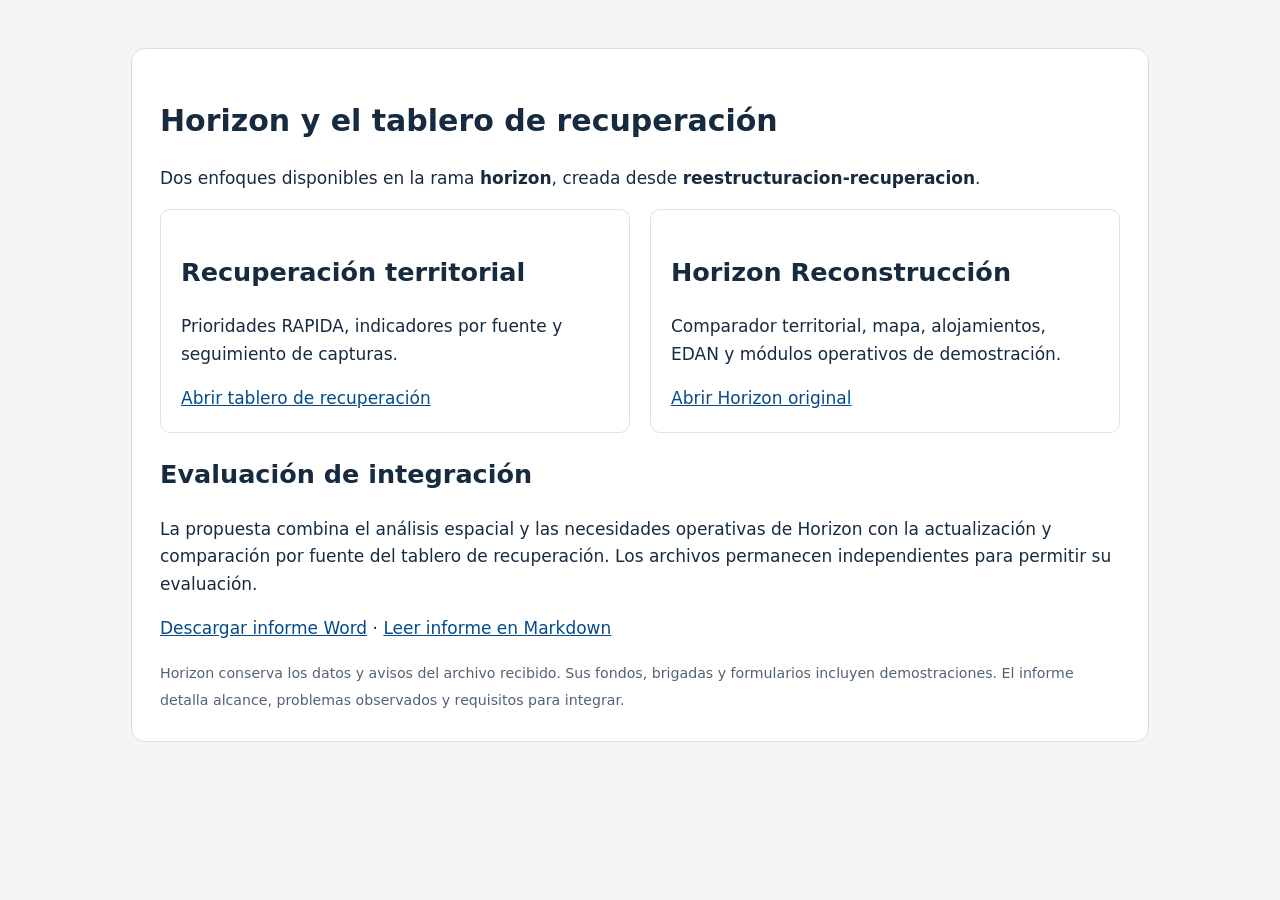
<file: comparar.html>
<!doctype html><html lang="es"><meta charset="utf-8"><meta name="viewport" content="width=device-width,initial-scale=1"><title>Horizon y recuperación</title><style>body{margin:0;background:#f3f5f7;color:#172b40;font:17px/1.6 system-ui,sans-serif}main{max-width:960px;margin:48px auto;padding:28px;background:white;border:1px solid #ddd;border-radius:14px}h1{font-size:30px}a{color:#064b89}.grid{display:grid;grid-template-columns:1fr 1fr;gap:20px}.grid section{border:1px solid #dce2e8;border-radius:10px;padding:20px}small{color:#526275}@media(max-width:650px){main{margin:12px}.grid{grid-template-columns:1fr}}</style><main><h1>Horizon y el tablero de recuperación</h1><p>Dos enfoques disponibles en la rama <strong>horizon</strong>, creada desde <strong>reestructuracion-recuperacion</strong>.</p><div class="grid"><section><h2>Recuperación territorial</h2><p>Prioridades RAPIDA, indicadores por fuente y seguimiento de capturas.</p><a href="index.html" target="_blank" rel="noopener">Abrir tablero de recuperación</a></section><section><h2>Horizon Reconstrucción</h2><p>Comparador territorial, mapa, alojamientos, EDAN y módulos operativos de demostración.</p><a href="Horizon_Reconstruccion.html" target="_blank" rel="noopener">Abrir Horizon original</a></section></div><h2>Evaluación de integración</h2><p>La propuesta combina el análisis espacial y las necesidades operativas de Horizon con la actualización y comparación por fuente del tablero de recuperación. Los archivos permanecen independientes para permitir su evaluación.</p><p><a href="docs/Horizon_ventajas_desventajas.docx">Descargar informe Word</a> · <a href="docs/horizon_comparacion.md">Leer informe en Markdown</a></p><small>Horizon conserva los datos y avisos del archivo recibido. Sus fondos, brigadas y formularios incluyen demostraciones. El informe detalla alcance, problemas observados y requisitos para integrar.</small></main></html>
</file>
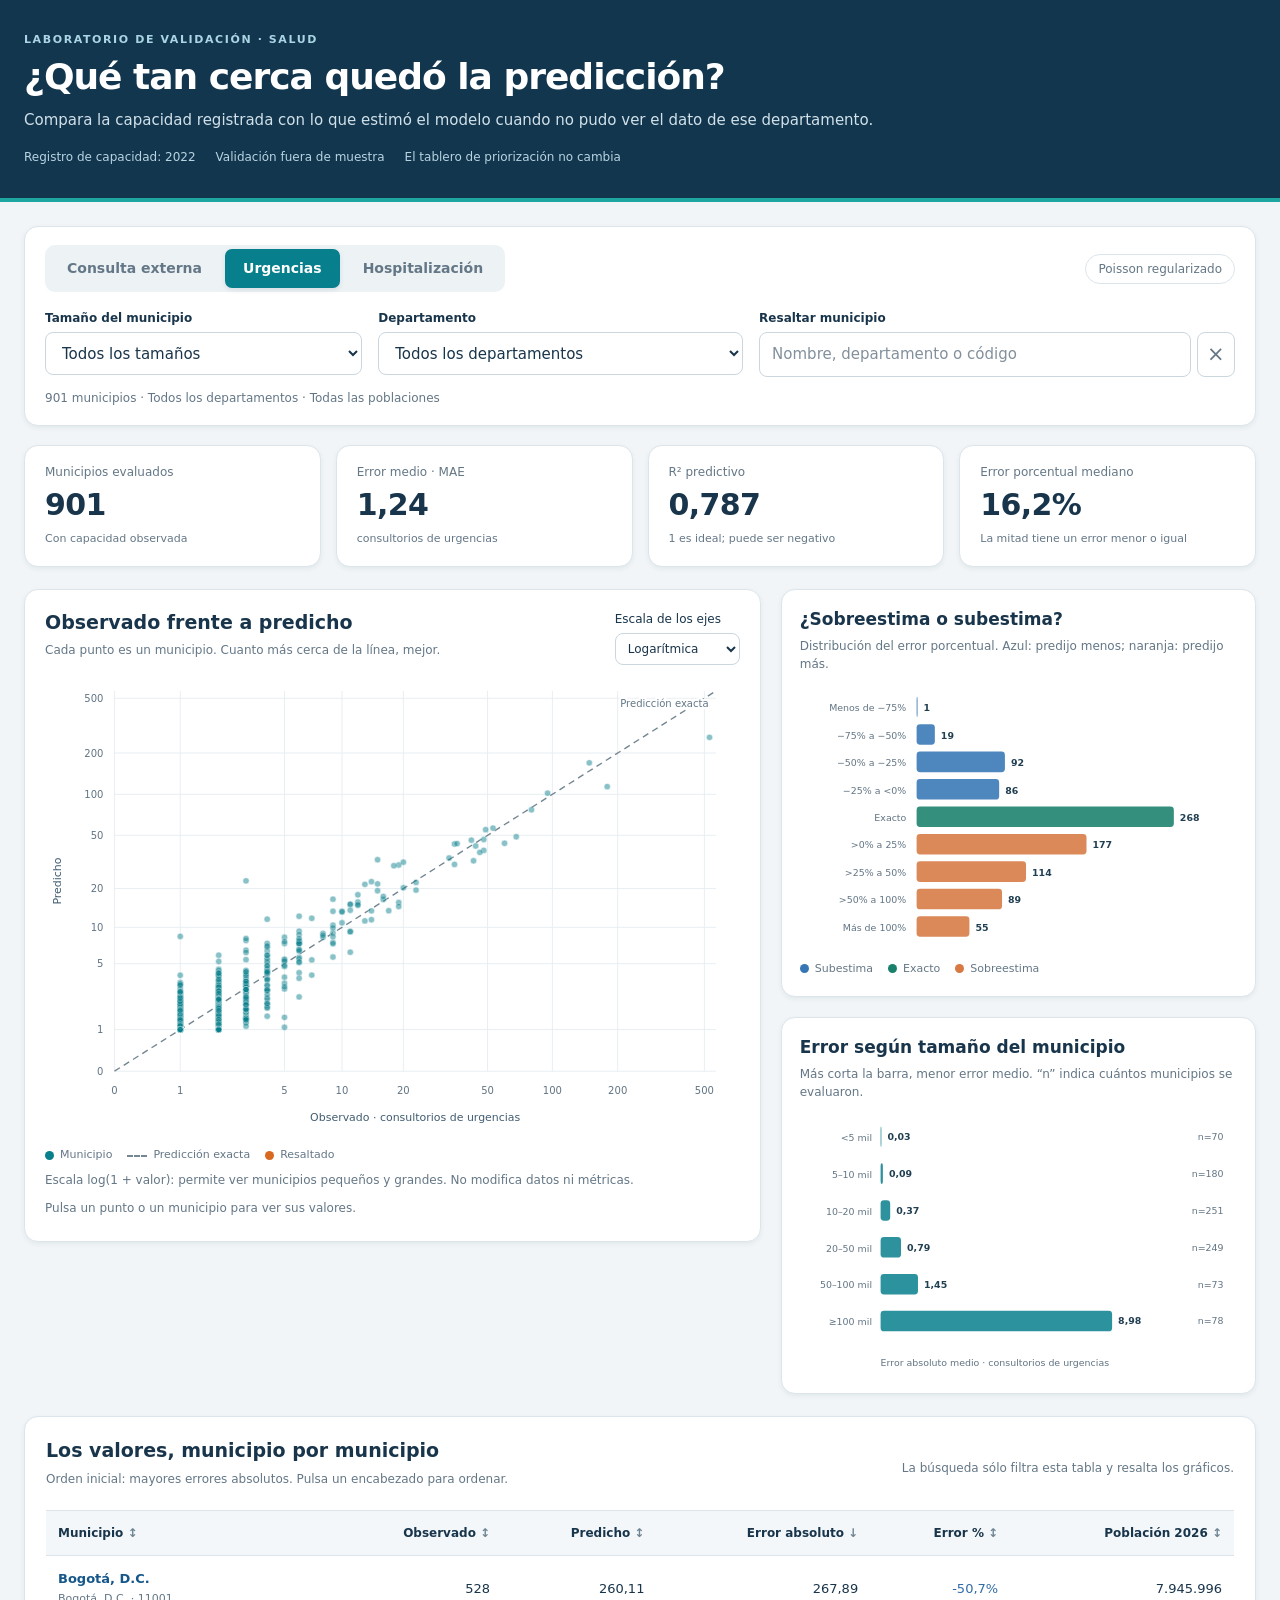
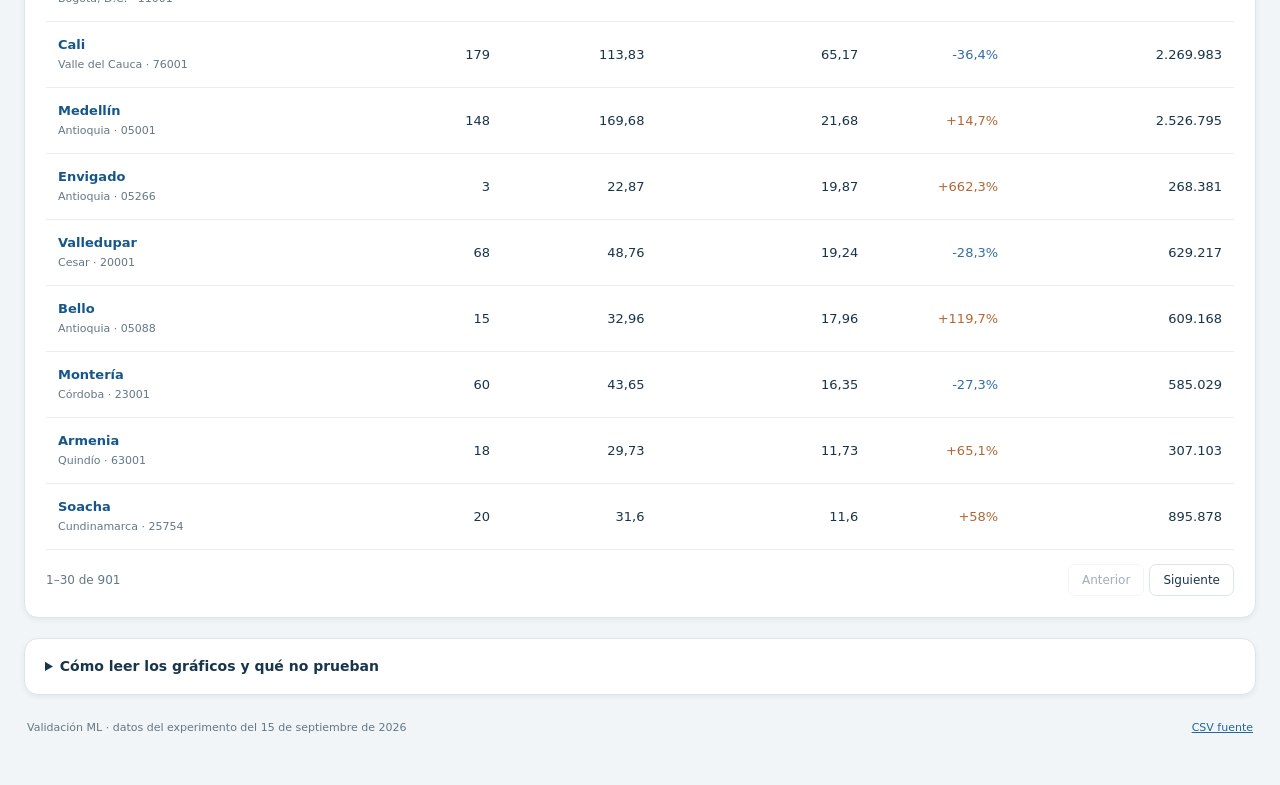
<file: validacion_ml.html>
<!doctype html>
<html lang="es">
<head>
<meta charset="utf-8"><meta name="viewport" content="width=device-width,initial-scale=1">
<title>Validación ML · Denominadores de salud</title>
<style>
:root{--ink:#19354b;--muted:#647786;--accent:#087f8c;--line:#dce5eb;--bg:#f1f5f7;--card:#fff}
*{box-sizing:border-box}body{margin:0;background:var(--bg);color:var(--ink);font:15px/1.5 system-ui,-apple-system,Segoe UI,sans-serif}
button,input,select{font:inherit}button,select{cursor:pointer}button:focus-visible,input:focus-visible,select:focus-visible,summary:focus-visible{outline:3px solid #f0a858;outline-offset:3px}
header{background:#13364f;color:white;border-bottom:4px solid #1ea6a0;padding:32px max(24px,calc((100vw - 1340px)/2))}
header .eyebrow{color:#a9d5e4}h1{font-size:clamp(25px,3.2vw,36px);letter-spacing:-1px;line-height:1.17;margin:7px 0 11px;font-weight:720}header p{margin:0;color:#d1e1e9;max-width:890px}
.eyebrow{font-size:11px;letter-spacing:1.6px;font-weight:750}.header-meta{display:flex;gap:20px;margin-top:17px;font-size:12px;color:#b7d4e1}
main{max-width:1388px;margin:auto;padding:24px}h2{font-size:19px;line-height:1.3;margin:0 0 7px}h3{margin:0;font-size:17px}p{margin:0 0 10px}.muted,.caption{color:var(--muted)}.caption{font-size:12px;line-height:1.5}
.card{background:var(--card);border:1px solid var(--line);border-radius:14px;box-shadow:0 2px 5px #142d4410}
.controls{padding:18px 20px;margin-bottom:19px}.control-top{display:flex;align-items:center;justify-content:space-between;gap:18px;flex-wrap:wrap}
.segmented{display:inline-flex;gap:5px;padding:4px;background:#edf2f5;border-radius:10px}.segmented button{border:0;padding:9px 18px;border-radius:7px;background:transparent;color:var(--muted);font-weight:650;font-size:14px}.segmented button.active{background:var(--accent);color:white;box-shadow:0 2px 5px #132f431a}
.model{font-size:12px;color:var(--muted);padding:5px 12px;border:1px solid var(--line);border-radius:20px}
.filters{display:grid;grid-template-columns:1fr 1.15fr 1.5fr;gap:16px;margin-top:17px}label{display:block;font-size:12px;font-weight:650;margin-bottom:5px}select,input{width:100%;border:1px solid #cad7df;border-radius:8px;background:white;color:var(--ink);padding:10px 12px;min-height:43px}input{min-width:0}input::placeholder{color:#82909c}.search-group{display:flex;gap:6px}.clear{border:1px solid #cad7df;background:white;border-radius:8px;color:var(--muted);width:41px;font-size:21px}
#scope-line{margin:12px 0 0;color:var(--muted);font-size:12px}.metrics{display:grid;grid-template-columns:repeat(4,1fr);gap:15px;margin:0 0 22px}
.metric{padding:17px 20px}.metric .label{font-size:12px;color:var(--muted)}.metric strong{display:block;font-variant-numeric:tabular-nums;font-size:30px;line-height:1.25;font-weight:700;margin:5px 0 3px;letter-spacing:-.6px}.metric small{font-size:11px;color:var(--muted)}
.visuals{display:grid;grid-template-columns:minmax(0,1.55fr) minmax(0,1fr);gap:20px;align-items:start}.plot-card{padding:20px 20px 14px;min-width:0}.plot-head{display:flex;justify-content:space-between;gap:12px;align-items:start}.plot-head select{font-size:12px;min-height:32px;padding:6px 8px;width:125px}.plot-head label{font-weight:400}.plot-card svg{display:block;width:100%;height:auto;overflow:visible;font:12px system-ui;color:var(--muted)}.stack{display:grid;gap:20px}.stack .plot-card{padding:18px 18px 12px}.stack h2{font-size:17px}
.grid{stroke:#e6edf1;stroke-width:1}.ideal{stroke:#748691;stroke-dasharray:7 5;stroke-width:1.5}.tick{fill:#617483;font-size:11px}.axis-label{fill:#405c70;font-size:12px}.ideal-label{font-size:11px;fill:#637887;paint-order:stroke;stroke:white;stroke-width:5px;stroke-linejoin:round}.point{cursor:pointer;stroke:white;stroke-width:.6}.point:hover{opacity:1;stroke:#0d3448;stroke-width:1.8}.highlighted{stroke:#814919;stroke-width:1.3}.bar-number{fill:#213f52;font-size:11px;font-weight:600}.legend{display:flex;gap:15px;font-size:11px;color:var(--muted);flex-wrap:wrap;margin:12px 0 7px}.legend span{display:flex;align-items:center;gap:6px}.swatch{display:inline-block;width:9px;height:9px;border-radius:50%;background:var(--accent)}.dash{width:20px;border-top:2px dashed #748691}.orange{background:#d76921}.under-text{color:#326da8}.over-text{color:#b26835}
#selection{padding:17px 20px;margin:17px 0 0;background:#f5f9fc;border:1px solid #d9e5ee;border-radius:10px}#selection h3{margin:3px 0}#selection p{font-size:12px;color:var(--muted)}dl{margin:12px 0;display:grid;grid-template-columns:repeat(4,1fr);gap:10px}dt{font-size:11px;color:var(--muted)}dd{margin:2px 0 0;font-size:21px;font-weight:650;font-variant-numeric:tabular-nums}.selection-note{margin:0!important}.table-card{padding:21px;margin-top:22px}.table-top{display:flex;gap:20px;justify-content:space-between;align-items:center;margin-bottom:12px}.table-scroll{overflow:auto;max-height:640px;border-top:1px solid var(--line)}table{width:100%;border-collapse:collapse;white-space:nowrap;font-size:13px}th{position:sticky;top:0;background:#f3f7fa;font-size:12px;font-weight:600;text-align:right;border-bottom:1px solid var(--line);z-index:1}th:first-child,td:first-child{text-align:left}td,th{padding:13px 12px;text-align:right}td{border-bottom:1px solid #e9eef2;font-variant-numeric:tabular-nums}td small{display:block;color:var(--muted);font-size:11px;margin-top:3px}th button{border:0;padding:0;background:none;color:var(--ink);font-size:12px;font-weight:650}th span{color:#6f8492}.municipality{padding:0;border:0;background:none;text-align:left;color:#15578a;font-weight:650}.municipality:hover{text-decoration:underline}.selected-row{background:#fff3e8}.empty{text-align:center!important;padding:40px;color:var(--muted)}
.pager{display:flex;align-items:center;justify-content:space-between;margin-top:14px;font-size:12px;color:var(--muted)}.pager button{padding:6px 13px;background:white;border:1px solid var(--line);border-radius:7px;color:var(--ink);font-size:12px;margin-left:5px}.pager button:disabled{opacity:.4;cursor:default}
.method{margin:20px 0 25px;padding:17px 20px}.method summary{cursor:pointer;font-weight:650;font-size:14px}.method .body{padding-top:16px;max-width:1000px;font-size:13px;color:#4e6678}.method ul{padding-left:19px}.method li{margin:8px 0}.method a,footer a{color:#216797}code{font:12px ui-monospace,monospace;background:#eef3f6;border-radius:3px;padding:2px 5px}
footer{font-size:11px;color:var(--muted);padding:0 3px 25px;display:flex;justify-content:space-between;gap:16px;flex-wrap:wrap}
.tooltip{position:fixed;z-index:10;max-width:310px;min-width:230px;pointer-events:none;background:#13364f;color:white;border-radius:10px;padding:13px 15px;box-shadow:0 8px 28px #0f273845;font-size:13px}.tooltip dl{grid-template-columns:1fr;gap:5px;margin:9px 0 0}.tooltip dl div{display:flex;justify-content:space-between;gap:15px}.tooltip dt{color:#bbd1df}.tooltip dd{font-size:13px;margin:0}.tooltip small{display:block;font-size:11px;line-height:1.45;color:#c3d9e5;margin-top:8px}[hidden]{display:none!important}
@media(min-width:1100px){.main-plot{position:sticky;top:15px}}
@media(max-width:950px){.visuals{grid-template-columns:1fr}.stack{grid-template-columns:1fr 1fr}.filters{grid-template-columns:1fr 1fr}.filters>div:last-child{grid-column:1/-1}.main-plot{position:static}.header-meta{flex-wrap:wrap;gap:8px 16px}}
@media(max-width:600px){main{padding:14px}.controls{padding:14px}.segmented{width:100%}.segmented button{padding:9px 8px;flex:1;font-size:12px}.control-top{gap:9px}.filters{grid-template-columns:1fr;gap:11px}.filters>div:last-child{grid-column:auto}.metrics{grid-template-columns:1fr 1fr;gap:10px}.metric{padding:13px 14px}.metric strong{font-size:27px}.stack{grid-template-columns:1fr}.plot-card{padding:16px 12px}.plot-head{gap:8px}.plot-head select{width:106px}.plot-head h2{font-size:17px}.table-card{padding:14px}.table-top{display:block}dl{grid-template-columns:1fr 1fr}.header-meta{font-size:11px}header{padding:25px 19px}}
@media print{header{background:white;color:#17334b}header p,header .eyebrow,.header-meta{color:#536b7e}.controls,.pager,.tooltip{display:none}main{padding:0}.visuals{display:block}.main-plot{position:static}.stack{grid-template-columns:1fr 1fr}.card{box-shadow:none;break-inside:avoid}.table-scroll{max-height:none}.method{break-inside:avoid}.metrics{grid-template-columns:repeat(4,1fr)}}
</style>
</head>
<body>
<header><div class="eyebrow">LABORATORIO DE VALIDACIÓN · SALUD</div><h1>¿Qué tan cerca quedó la predicción?</h1><p>Compara la capacidad registrada con lo que estimó el modelo cuando no pudo ver el dato de ese departamento.</p><div class="header-meta"><span>Registro de capacidad: 2022</span><span>Validación fuera de muestra</span><span>El tablero de priorización no cambia</span></div></header>
<main>
<section class="controls card" aria-label="Controles de validación">
<div class="control-top"><div class="segmented" id="target-controls" role="group" aria-label="Denominador de salud"><button data-target="consulta_externa" aria-pressed="false">Consulta externa</button><button data-target="urgencias" aria-pressed="true">Urgencias</button><button data-target="hospitalizacion" aria-pressed="false">Hospitalización</button></div><span class="model" id="model-label"></span></div>
<div class="filters">
<div><label for="population">Tamaño del municipio</label><select id="population"><option value="all">Todos los tamaños</option><option value="small">Menos de 50.000 habitantes</option><option value="large">50.000 habitantes o más</option></select></div>
<div><label for="department">Departamento</label><select id="department"></select></div>
<div><label for="search">Resaltar municipio</label><div class="search-group"><input id="search" type="search" placeholder="Nombre, departamento o código" autocomplete="off" aria-describedby="search-line"><button id="clear-search" class="clear" aria-label="Borrar búsqueda y selección">×</button></div></div>
</div><p id="scope-line"></p>
</section>
<section class="metrics" aria-label="Métricas de validación">
<div class="metric card"><div class="label">Municipios evaluados</div><strong id="n">—</strong><small>Con capacidad observada</small></div>
<div class="metric card"><div class="label">Error medio · MAE</div><strong id="mae">—</strong><small id="mae-unit">—</small></div>
<div class="metric card"><div class="label">R² predictivo</div><strong id="r2">—</strong><small>1 es ideal; puede ser negativo</small></div>
<div class="metric card"><div class="label">Error porcentual mediano</div><strong id="mdape">—</strong><small>La mitad tiene un error menor o igual</small></div>
</section>
<div class="visuals">
<section class="plot-card card main-plot">
<div class="plot-head"><div><h2>Observado frente a predicho</h2><p class="caption">Cada punto es un municipio. Cuanto más cerca de la línea, mejor.</p></div><div><label for="scale">Escala de los ejes</label><select id="scale"><option value="log">Logarítmica</option><option value="linear">Lineal</option></select></div></div>
<svg id="chart" viewBox="0 0 760 510" role="img" aria-label="Dispersión de capacidad observada en el eje horizontal y predicha en el vertical"></svg>
<div class="legend"><span><i class="swatch"></i>Municipio</span><span><i class="dash"></i>Predicción exacta</span><span><i class="swatch orange"></i>Resaltado</span></div>
<p class="caption" id="scale-note"></p><p class="caption" id="search-line" aria-live="polite"></p>
<section id="selection" hidden aria-live="polite"></section>
</section>
<div class="stack">
<section class="plot-card card"><h2>¿Sobreestima o subestima?</h2><p class="caption">Distribución del error porcentual. Azul: predijo menos; naranja: predijo más.</p><svg id="histogram" viewBox="0 0 510 310" role="img" aria-label="Cantidad de municipios por intervalo de error porcentual"></svg><div class="legend"><span><i class="swatch" style="background:#3676b5"></i>Subestima</span><span><i class="swatch" style="background:#19816b"></i>Exacto</span><span><i class="swatch" style="background:#d67943"></i>Sobreestima</span></div></section>
<section class="plot-card card"><h2>Error según tamaño del municipio</h2><p class="caption">Más corta la barra, menor error medio. “n” indica cuántos municipios se evaluaron.</p><svg id="by-size" viewBox="0 0 510 315" role="img" aria-label="Error absoluto medio por grupo de población"></svg></section>
</div>
</div>
<section class="card table-card"><div class="table-top"><div><h2>Los valores, municipio por municipio</h2><p class="caption">Orden inicial: mayores errores absolutos. Pulsa un encabezado para ordenar.</p></div><span class="caption">La búsqueda sólo filtra esta tabla y resalta los gráficos.</span></div>
<div class="table-scroll"><table id="table"><thead><tr><th aria-sort="none"><button data-sort="name">Municipio<span> ↕</span></button></th><th aria-sort="none"><button data-sort="observed">Observado<span> ↕</span></button></th><th aria-sort="none"><button data-sort="predicted">Predicho<span> ↕</span></button></th><th aria-sort="descending"><button data-sort="abs_error">Error absoluto<span> ↓</span></button></th><th aria-sort="none"><button data-sort="percent">Error %<span> ↕</span></button></th><th aria-sort="none"><button data-sort="population">Población 2026<span> ↕</span></button></th></tr></thead><tbody id="table-body"></tbody></table></div>
<div class="pager"><span id="pagination-label"></span><div><button id="previous">Anterior</button><button id="next">Siguiente</button></div></div></section>
<details class="card method"><summary>Cómo leer los gráficos y qué no prueban</summary><div class="body">
<ul><li><strong>Encima de la línea:</strong> el modelo sobreestimó la capacidad. Debajo, la subestimó. Los puntos pueden superponerse: usa la búsqueda o la tabla para distinguirlos.</li>
<li><strong>MAE:</strong> promedio de |predicho − observado|, en las unidades del denominador. <strong>Error %:</strong> 100 × (predicho − observado) / observado. El indicador superior usa la mediana del valor absoluto.</li>
<li><strong>R² predictivo:</strong> 1 − Σ(predicho − observado)² / Σ(observado − promedio observado)². No es el cuadrado de una correlación, ni mide concordancia con UNGRD. Si todos los observados son iguales, no está definido.</li>
<li><strong>Validación:</strong> se reservaron departamentos completos. El CSV contiene una predicción fuera de muestra por municipio y denominador. Los filtros recalculan las métricas, pero no reentrenan los modelos.</li>
<li><strong>Capacidad positiva:</strong> el ensayo no contiene ceros reales y limita las predicciones a un mínimo de 1. <span id="floor-info"></span> Un buen resultado aquí NO demuestra que exista un servicio donde no hay registro.</li>
<li><strong>Periodos:</strong> capacidad registrada en 2022; población proyectada para 2026 e IPM 2018 como predictores. No se está validando capacidad operativa actual. Los puntos de daño PNUD no entraron en el entrenamiento.</li>
<li><strong>Lectura de unidades:</strong> consultorios externos, consultorios de urgencias y camas generales no son sedes IPS. Sus errores absolutos no son directamente comparables entre denominadores.</li></ul>
<p>Los datos están incluidos dentro de este HTML: funciona sin conexión y no carga librerías externas. Para actualizarlo después de regenerar el CSV, ejecuta <code>node scripts/generar_validacion_ml_html.cjs</code>.</p>
<p><a href="https://github.com/Practicantepotencia/tablero-terremoto/blob/salud-relativa-consulta-externa/docs/ML_SALUD.md">Metodología completa en el repositorio</a></p>
</div></details>
<footer><span>Validación ML · datos del experimento del 15 de septiembre de 2026</span><a id="source-link" href="#">CSV fuente</a></footer>
</main><div class="tooltip" id="tooltip" hidden></div>
<script id="validation-data" type="application/json">{"source_url":"https://github.com/Practicantepotencia/tablero-terremoto/blob/salud-relativa-consulta-externa/experimentos/ml_salud/validacion.csv","rows":[["consulta_externa","11001","Bogotá, D.C.","Bogotá, D.C.",7945996,1,"boosting_capacidades",13706,972.5660389712905,-12733.43396102871],["consulta_externa","15001","Tunja","Boyacá",191372,1,"boosting_capacidades",516,379.36987810979883,-136.63012189020117],["consulta_externa","15022","Almeida","Boyacá",1764,1,"boosting_capacidades",4,3.110405401666396,-0.8895945983336042],["consulta_externa","15047","Aquitania","Boyacá",15292,1,"boosting_capacidades",6,6.338147709804234,0.33814770980423425],["consulta_externa","15051","Arcabuco","Boyacá",6522,1,"boosting_capacidades",5,4.566499539412241,-0.4335004605877586],["consulta_externa","15087","Belén","Boyacá",7642,1,"boosting_capacidades",7,4.566499539412241,-2.4335004605877586],["consulta_externa","15090","Berbeo","Boyacá",1636,1,"boosting_capacidades",1,3.110405401666396,2.110405401666396],["consulta_externa","15092","Betéitiva","Boyacá",1762,1,"boosting_capacidades",4,3.110405401666396,-0.8895945983336042],["consulta_externa","15097","Boavita","Boyacá",5169,1,"boosting_capacidades",4,4.5963508599725715,0.5963508599725715],["consulta_externa","15104","Boyacá","Boyacá",5313,1,"boosting_capacidades",4,4.449168644116926,0.44916864411692625],["consulta_externa","15106","Briceño","Boyacá",2257,1,"boosting_capacidades",1,3.129687248315442,2.129687248315442],["consulta_externa","15109","Buenavista","Boyacá",4519,1,"boosting_capacidades",5,4.570221041274976,-0.4297789587250236],["consulta_externa","15114","Busbanzá","Boyacá",1342,1,"boosting_capacidades",4,3.08477156904911,-0.91522843095089],["consulta_externa","15131","Caldas","Boyacá",2797,1,"boosting_capacidades",4,3.110405401666396,-0.8895945983336042],["consulta_externa","15135","Campohermoso","Boyacá",3187,1,"boosting_capacidades",4,3.6164474246460863,-0.38355257535391374],["consulta_externa","15162","Cerinza","Boyacá",3527,1,"boosting_capacidades",4,3.957413343237061,-0.04258665676293916],["consulta_externa","15172","Chinavita","Boyacá",3049,1,"boosting_capacidades",4,3.110405401666396,-0.8895945983336042],["consulta_externa","15176","Chiquinquirá","Boyacá",58330,1,"boosting_capacidades",96,81.38707369951265,-14.612926300487345],["consulta_externa","15180","Chiscas","Boyacá",4106,1,"boosting_capacidades",1,3.1788344848602708,2.1788344848602708],["consulta_externa","15183","Chita","Boyacá",8255,1,"boosting_capacidades",4,3.8107438068009554,-0.18925619319904463],["consulta_externa","15185","Chitaraque","Boyacá",5969,1,"boosting_capacidades",5,4.449168644116926,-0.5508313558830737],["consulta_externa","15187","Chivatá","Boyacá",2858,1,"boosting_capacidades",4,3.110405401666396,-0.8895945983336042],["consulta_externa","15189","Ciénega","Boyacá",4499,1,"boosting_capacidades",5,4.570221041274976,-0.4297789587250236],["consulta_externa","15204","Cómbita","Boyacá",13539,1,"boosting_capacidades",5,6.074429577505569,1.074429577505569],["consulta_externa","15212","Coper","Boyacá",3456,1,"boosting_capacidades",5,3.946462335140176,-1.053537664859824],["consulta_externa","15215","Corrales","Boyacá",2576,1,"boosting_capacidades",4,3.2385786976866715,-0.7614213023133285],["consulta_externa","15218","Covarachía","Boyacá",2876,1,"boosting_capacidades",3,2.83617000294746,-0.16382999705253987],["consulta_externa","15223","Cubará","Boyacá",13622,1,"boosting_capacidades",6,5.8019998684064475,-0.19800013159355245],["consulta_externa","15224","Cucaita","Boyacá",3813,1,"boosting_capacidades",5,4.1007060943757105,-0.8992939056242895],["consulta_externa","15226","Cuítiva","Boyacá",1850,1,"boosting_capacidades",1,3.110405401666396,2.110405401666396],["consulta_externa","15232","Chíquiza","Boyacá",4795,1,"boosting_capacidades",5,4.5963508599725715,-0.40364914002742847],["consulta_externa","15236","Chivor","Boyacá",2773,1,"boosting_capacidades",4,3.110405401666396,-0.8895945983336042],["consulta_externa","15238","Duitama","Boyacá",137431,1,"boosting_capacidades",227,151.3447201241587,-75.6552798758413],["consulta_externa","15244","El Cocuy","Boyacá",4308,1,"boosting_capacidades",4,2.6933099335654727,-1.3066900664345273],["consulta_externa","15248","El Espino","Boyacá",3126,1,"boosting_capacidades",4,3.9156145780076845,-0.08438542199231547],["consulta_externa","15272","Firavitoba","Boyacá",7182,1,"boosting_capacidades",4,4.781813500198061,0.7818135001980613],["consulta_externa","15276","Floresta","Boyacá",3332,1,"boosting_capacidades",5,3.946462335140176,-1.053537664859824],["consulta_externa","15293","Gachantivá","Boyacá",2715,1,"boosting_capacidades",5,2.83617000294746,-2.16382999705254],["consulta_externa","15296","Gámeza","Boyacá",4584,1,"boosting_capacidades",5,4.570221041274976,-0.4297789587250236],["consulta_externa","15299","Garagoa","Boyacá",19609,1,"boosting_capacidades",34,18.098242975832527,-15.901757024167473],["consulta_externa","15317","Guacamayas","Boyacá",1797,1,"boosting_capacidades",4,3.1195054573800207,-0.8804945426199793],["consulta_externa","15322","Guateque","Boyacá",11471,1,"boosting_capacidades",25,10.85782855850276,-14.14217144149724],["consulta_externa","15325","Guayatá","Boyacá",3480,1,"boosting_capacidades",4,3.946462335140176,-0.05353766485982403],["consulta_externa","15332","Güicán de La Sierra","Boyacá",4375,1,"boosting_capacidades",7,3.206258147016257,-3.793741852983743],["consulta_externa","15362","Iza","Boyacá",1921,1,"boosting_capacidades",5,3.2385786976866715,-1.7614213023133285],["consulta_externa","15367","Jenesano","Boyacá",7403,1,"boosting_capacidades",7,4.289717126943497,-2.710282873056503],["consulta_externa","15368","Jericó","Boyacá",4021,1,"boosting_capacidades",6,3.1788344848602708,-2.8211655151397292],["consulta_externa","15377","Labranzagrande","Boyacá",3772,1,"boosting_capacidades",1,3.1788344848602708,2.1788344848602708],["consulta_externa","15380","La Capilla","Boyacá",2524,1,"boosting_capacidades",4,3.08477156904911,-0.91522843095089],["consulta_externa","15401","La Victoria","Boyacá",1164,1,"boosting_capacidades",4,3.110405401666396,-0.8895945983336042],["consulta_externa","15403","La Uvita","Boyacá",2795,1,"boosting_capacidades",4,3.110405401666396,-0.8895945983336042],["consulta_externa","15407","Villa de Leyva","Boyacá",20103,1,"boosting_capacidades",13,11.480090572947654,-1.5199094270523457],["consulta_externa","15425","Macanal","Boyacá",5367,1,"boosting_capacidades",5,4.461232597281815,-0.538767402718185],["consulta_externa","15442","Maripí","Boyacá",5883,1,"boosting_capacidades",12,3.7890411618075053,-8.210958838192495],["consulta_externa","15455","Miraflores","Boyacá",9055,1,"boosting_capacidades",13,5.761618553394288,-7.238381446605712],["consulta_externa","15464","Mongua","Boyacá",4458,1,"boosting_capacidades",4,4.5963508599725715,0.5963508599725715],["consulta_externa","15466","Monguí","Boyacá",4323,1,"boosting_capacidades",4,3.0733995886892753,-0.9266004113107247],["consulta_externa","15469","Moniquirá","Boyacá",23942,1,"boosting_capacidades",24,23.310244192437697,-0.6897558075623031],["consulta_externa","15476","Motavita","Boyacá",5175,1,"boosting_capacidades",6,4.5963508599725715,-1.4036491400274285],["consulta_externa","15480","Muzo","Boyacá",8037,1,"boosting_capacidades",6,3.7336401880750256,-2.2663598119249744],["consulta_externa","15491","Nobsa","Boyacá",17186,1,"boosting_capacidades",8,9.499149214738095,1.499149214738095],["consulta_externa","15494","Nuevo Colón","Boyacá",5244,1,"boosting_capacidades",5,4.449168644116926,-0.5508313558830737],["consulta_externa","15500","Oicatá","Boyacá",2941,1,"boosting_capacidades",1,3.3257462670195244,2.3257462670195244],["consulta_externa","15507","Otanche","Boyacá",8205,1,"boosting_capacidades",5,3.467075975744268,-1.532924024255732],["consulta_externa","15511","Pachavita","Boyacá",2231,1,"boosting_capacidades",4,3.110405401666396,-0.8895945983336042],["consulta_externa","15514","Páez","Boyacá",3353,1,"boosting_capacidades",8,3.946462335140176,-4.0535376648598245],["consulta_externa","15516","Paipa","Boyacá",39148,1,"boosting_capacidades",39,27.300148636710748,-11.699851363289252],["consulta_externa","15518","Pajarito","Boyacá",2128,1,"boosting_capacidades",4,3.2385786976866715,-0.7614213023133285],["consulta_externa","15522","Panqueba","Boyacá",1708,1,"boosting_capacidades",4,3.110405401666396,-0.8895945983336042],["consulta_externa","15531","Pauna","Boyacá",7346,1,"boosting_capacidades",4,3.755845619237905,-0.24415438076209517],["consulta_externa","15533","Paya","Boyacá",2780,1,"boosting_capacidades",7,2.472522921526036,-4.527477078473964],["consulta_externa","15537","Paz de Río","Boyacá",4374,1,"boosting_capacidades",5,4.966091700618665,-0.033908299381335105],["consulta_externa","15542","Pesca","Boyacá",7019,1,"boosting_capacidades",5,4.289717126943497,-0.710282873056503],["consulta_externa","15550","Pisba","Boyacá",2018,1,"boosting_capacidades",4,2.472522921526036,-1.527477078473964],["consulta_externa","15572","Puerto Boyacá","Boyacá",47775,1,"boosting_capacidades",44,38.1497786861839,-5.8502213138161],["consulta_externa","15580","Quípama","Boyacá",5012,1,"boosting_capacidades",8,3.517642750424675,-4.482357249575325],["consulta_externa","15599","Ramiriquí","Boyacá",10126,1,"boosting_capacidades",10,5.768252034686111,-4.231747965313889],["consulta_externa","15600","Ráquira","Boyacá",8076,1,"boosting_capacidades",5,4.289717126943497,-0.710282873056503],["consulta_externa","15621","Rondón","Boyacá",2455,1,"boosting_capacidades",4,3.129687248315442,-0.8703127516845579],["consulta_externa","15632","Saboyá","Boyacá",14624,1,"boosting_capacidades",7,6.644211044574743,-0.3557889554252567],["consulta_externa","15638","Sáchica","Boyacá",6444,1,"boosting_capacidades",5,4.566499539412241,-0.4335004605877586],["consulta_externa","15646","Samacá","Boyacá",19525,1,"boosting_capacidades",18,15.023755445600067,-2.9762445543999334],["consulta_externa","15660","San Eduardo","Boyacá",1637,1,"boosting_capacidades",5,3.110405401666396,-1.8895945983336042],["consulta_externa","15664","San José de Pare","Boyacá",4794,1,"boosting_capacidades",6,4.5963508599725715,-1.4036491400274285],["consulta_externa","15667","San Luis de Gaceno","Boyacá",5217,1,"boosting_capacidades",7,3.160509660391793,-3.839490339608207],["consulta_externa","15673","San Mateo","Boyacá",3400,1,"boosting_capacidades",3,3.946462335140176,0.946462335140176],["consulta_externa","15676","San Miguel de Sema","Boyacá",3081,1,"boosting_capacidades",5,3.110405401666396,-1.8895945983336042],["consulta_externa","15681","San Pablo de Borbur","Boyacá",6778,1,"boosting_capacidades",5,4.314531106220871,-0.6854688937791291],["consulta_externa","15686","Santana","Boyacá",7765,1,"boosting_capacidades",2,4.289717126943497,2.289717126943497],["consulta_externa","15690","Santa María","Boyacá",3631,1,"boosting_capacidades",6,3.957413343237061,-2.042586656762939],["consulta_externa","15693","Santa Rosa de Viterbo","Boyacá",13478,1,"boosting_capacidades",7,6.953244660593133,-0.04675533940686716],["consulta_externa","15696","Santa Sofía","Boyacá",3363,1,"boosting_capacidades",4,3.9156145780076845,-0.08438542199231547],["consulta_externa","15720","Sativanorte","Boyacá",2030,1,"boosting_capacidades",3,2.83617000294746,-0.16382999705253987],["consulta_externa","15723","Sativasur","Boyacá",1015,1,"boosting_capacidades",4,3.1195054573800207,-0.8804945426199793],["consulta_externa","15740","Siachoque","Boyacá",6889,1,"boosting_capacidades",6,4.289717126943497,-1.710282873056503],["consulta_externa","15753","Soatá","Boyacá",9273,1,"boosting_capacidades",15,11.806629206459784,-3.1933707935402165],["consulta_externa","15755","Socotá","Boyacá",7463,1,"boosting_capacidades",6,3.764407431872901,-2.235592568127099],["consulta_externa","15757","Socha","Boyacá",8484,1,"boosting_capacidades",6,3.818184669795765,-2.181815330204235],["consulta_externa","15759","Sogamoso","Boyacá",138796,1,"boosting_capacidades",251,232.5631100699064,-18.4368899300936],["consulta_externa","15761","Somondoco","Boyacá",2984,1,"boosting_capacidades",4,3.110405401666396,-0.8895945983336042],["consulta_externa","15762","Sora","Boyacá",3177,1,"boosting_capacidades",4,3.6164474246460863,-0.38355257535391374],["consulta_externa","15763","Sotaquirá","Boyacá",8051,1,"boosting_capacidades",11,4.289717126943497,-6.710282873056503],["consulta_externa","15764","Soracá","Boyacá",6209,1,"boosting_capacidades",5,4.449168644116926,-0.5508313558830737],["consulta_externa","15774","Susacón","Boyacá",2785,1,"boosting_capacidades",4,3.110405401666396,-0.8895945983336042],["consulta_externa","15776","Sutamarchán","Boyacá",6345,1,"boosting_capacidades",7,4.334696984662231,-2.665303015337769],["consulta_externa","15778","Sutatenza","Boyacá",4219,1,"boosting_capacidades",4,3.9696661116248007,-0.030333888375199347],["consulta_externa","15790","Tasco","Boyacá",6036,1,"boosting_capacidades",4,4.415185846004112,0.41518584600411224],["consulta_externa","15798","Tenza","Boyacá",3573,1,"boosting_capacidades",4,3.946462335140176,-0.05353766485982403],["consulta_externa","15804","Tibaná","Boyacá",9056,1,"boosting_capacidades",3,4.314531106220871,1.3145311062208709],["consulta_externa","15806","Tibasosa","Boyacá",13705,1,"boosting_capacidades",5,6.624190994756166,1.624190994756166],["consulta_externa","15808","Tinjacá","Boyacá",3647,1,"boosting_capacidades",4,3.946462335140176,-0.05353766485982403],["consulta_externa","15810","Tipacoque","Boyacá",3150,1,"boosting_capacidades",4,3.946462335140176,-0.05353766485982403],["consulta_externa","15814","Toca","Boyacá",8969,1,"boosting_capacidades",4,3.7738915771458688,-0.22610842285413124],["consulta_externa","15816","Togüí","Boyacá",4442,1,"boosting_capacidades",5,4.5963508599725715,-0.40364914002742847],["consulta_externa","15820","Tópaga","Boyacá",3723,1,"boosting_capacidades",4,4.1007060943757105,0.10070609437571054],["consulta_externa","15822","Tota","Boyacá",5116,1,"boosting_capacidades",5,4.5963508599725715,-0.40364914002742847],["consulta_externa","15832","Tununguá","Boyacá",1559,1,"boosting_capacidades",4,3.110405401666396,-0.8895945983336042],["consulta_externa","15835","Turmequé","Boyacá",5587,1,"boosting_capacidades",5,3.095634919482995,-1.904365080517005],["consulta_externa","15837","Tuta","Boyacá",8196,1,"boosting_capacidades",6,4.289717126943497,-1.710282873056503],["consulta_externa","15839","Tutazá","Boyacá",1999,1,"boosting_capacidades",8,3.110405401666396,-4.889594598333604],["consulta_externa","15842","Úmbita","Boyacá",7727,1,"boosting_capacidades",6,3.764407431872901,-2.235592568127099],["consulta_externa","15861","Ventaquemada","Boyacá",17300,1,"boosting_capacidades",12,9.463887193181783,-2.536112806818217],["consulta_externa","15879","Viracachá","Boyacá",2907,1,"boosting_capacidades",4,3.110405401666396,-0.8895945983336042],["consulta_externa","15897","Zetaquira","Boyacá",4754,1,"boosting_capacidades",5,4.5963508599725715,-0.40364914002742847],["consulta_externa","27001","Quibdó","Chocó",143332,1,"boosting_capacidades",198,177.7322650576821,-20.2677349423179],["consulta_externa","27006","Acandí","Chocó",16455,1,"boosting_capacidades",3,8.331334233762394,5.331334233762394],["consulta_externa","27025","Alto Baudó","Chocó",29358,1,"boosting_capacidades",7,13.116755982034897,6.116755982034897],["consulta_externa","27050","Atrato","Chocó",6532,1,"boosting_capacidades",2,4.070148996508913,2.0701489965089133],["consulta_externa","27073","Bagadó","Chocó",12936,1,"boosting_capacidades",2,4.694688199087562,2.6946881990875617],["consulta_externa","27075","Bahía Solano","Chocó",10943,1,"boosting_capacidades",4,5.21377650195907,1.21377650195907],["consulta_externa","27077","Bajo Baudó","Chocó",35053,1,"boosting_capacidades",5,19.739204654191592,14.739204654191592],["consulta_externa","27099","Bojayá","Chocó",13290,1,"boosting_capacidades",7,5.823108724190759,-1.1768912758092407],["consulta_externa","27135","El Cantón del San Pablo","Chocó",6585,1,"boosting_capacidades",2,4.424927239136357,2.424927239136357],["consulta_externa","27150","Carmen del Darién","Chocó",21673,1,"boosting_capacidades",2,7.758848229308086,5.758848229308086],["consulta_externa","27205","Condoto","Chocó",12620,1,"boosting_capacidades",1,5.429343460530161,4.429343460530161],["consulta_externa","27245","El Carmen de Atrato","Chocó",8768,1,"boosting_capacidades",4,3.6629214744803678,-0.33707852551963224],["consulta_externa","27250","El Litoral del San Juan","Chocó",27635,1,"boosting_capacidades",4,13.116755982034897,9.116755982034897],["consulta_externa","27361","Istmina","Chocó",36717,1,"boosting_capacidades",13,33.601762720849614,20.601762720849614],["consulta_externa","27372","Juradó","Chocó",8761,1,"boosting_capacidades",1,2.8580039811374376,1.8580039811374376],["consulta_externa","27413","Lloró","Chocó",10485,1,"boosting_capacidades",8,3.598092513602166,-4.401907486397834],["consulta_externa","27430","Medio Baudó","Chocó",17617,1,"boosting_capacidades",2,9.473996851892524,7.473996851892524],["consulta_externa","27450","Medio San Juan","Chocó",11296,1,"boosting_capacidades",1,4.671648828980462,3.6716488289804623],["consulta_externa","27491","Nóvita","Chocó",10016,1,"boosting_capacidades",4,4.946594363045339,0.9465943630453388],["consulta_externa","27495","Nuquí","Chocó",18970,1,"boosting_capacidades",2,7.053779696202817,5.053779696202817],["consulta_externa","27580","Río Iró","Chocó",5848,1,"boosting_capacidades",2,3.090986087660441,1.0909860876604411],["consulta_externa","27600","Río Quito","Chocó",8477,1,"boosting_capacidades",3,4.603542103127797,1.603542103127797],["consulta_externa","27615","Riosucio","Chocó",30386,1,"boosting_capacidades",5,18.49181279764866,13.49181279764866],["consulta_externa","27660","San José del Palmar","Chocó",5136,1,"boosting_capacidades",1,3.517642750424675,2.517642750424675],["consulta_externa","27745","Sipí","Chocó",3378,1,"boosting_capacidades",1,2.6889363340497505,1.6889363340497505],["consulta_externa","27787","Tadó","Chocó",19486,1,"boosting_capacidades",15,9.475061002173737,-5.524938997826263],["consulta_externa","27800","Unguía","Chocó",12481,1,"boosting_capacidades",3,5.398002234821842,2.398002234821842],["consulta_externa","27810","Unión Panamericana","Chocó",7322,1,"boosting_capacidades",1,3.8107438068009554,2.8107438068009554],["consulta_externa","41001","Neiva","Huila",408218,1,"boosting_capacidades",715,1014.5624848484325,299.5624848484325],["consulta_externa","41006","Acevedo","Huila",26282,1,"boosting_capacidades",6,13.582518043160473,7.582518043160473],["consulta_externa","41013","Agrado","Huila",9401,1,"boosting_capacidades",1,4.975724324131263,3.9757243241312628],["consulta_externa","41016","Aipe","Huila",17510,1,"boosting_capacidades",9,8.7205105832322,-0.2794894167678006],["consulta_externa","41020","Algeciras","Huila",22750,1,"boosting_capacidades",14,11.686965043852688,-2.3130349561473125],["consulta_externa","41026","Altamira","Huila",4825,1,"boosting_capacidades",1,4.5825529932017295,3.5825529932017295],["consulta_externa","41078","Baraya","Huila",8137,1,"boosting_capacidades",1,3.764407431872901,2.764407431872901],["consulta_externa","41132","Campoalegre","Huila",31970,1,"boosting_capacidades",32,17.266250659406175,-14.733749340593825],["consulta_externa","41206","Colombia","Huila",7761,1,"boosting_capacidades",1,3.7587654439510736,2.7587654439510736],["consulta_externa","41244","Elías","Huila",4821,1,"boosting_capacidades",5,4.535483320816689,-0.4645166791833111],["consulta_externa","41298","Garzón","Huila",76970,1,"boosting_capacidades",79,67.28367270239399,-11.716327297606014],["consulta_externa","41306","Gigante","Huila",23353,1,"boosting_capacidades",10,11.686965043852688,1.6869650438526875],["consulta_externa","41319","Guadalupe","Huila",18602,1,"boosting_capacidades",12,8.7205105832322,-3.2794894167678006],["consulta_externa","41349","Hobo","Huila",8175,1,"boosting_capacidades",3,3.7336401880750256,0.7336401880750256],["consulta_externa","41357","Íquira","Huila",9857,1,"boosting_capacidades",2,4.975724324131263,2.9757243241312628],["consulta_externa","41359","Isnos","Huila",26820,1,"boosting_capacidades",15,13.488348118728867,-1.511651881271133],["consulta_externa","41378","La Argentina","Huila",14169,1,"boosting_capacidades",5,5.7911794820457905,0.7911794820457905],["consulta_externa","41396","La Plata","Huila",69514,1,"boosting_capacidades",59,67.28367270239399,8.283672702393986],["consulta_externa","41483","Nátaga","Huila",7143,1,"boosting_capacidades",3,3.6545420357847753,0.6545420357847753],["consulta_externa","41503","Oporapa","Huila",12490,1,"boosting_capacidades",6,4.946594363045339,-1.0534056369546612],["consulta_externa","41518","Paicol","Huila",7856,1,"boosting_capacidades",2,3.7336401880750256,1.7336401880750256],["consulta_externa","41524","Palermo","Huila",26662,1,"boosting_capacidades",7,13.488348118728867,6.488348118728867],["consulta_externa","41530","Palestina","Huila",12014,1,"boosting_capacidades",6,5.515002856129873,-0.48499714387012727],["consulta_externa","41548","Pital","Huila",14869,1,"boosting_capacidades",3,6.338147709804234,3.3381477098042343],["consulta_externa","41551","Pitalito","Huila",145949,1,"boosting_capacidades",146,128.78697566014478,-17.213024339855224],["consulta_externa","41615","Rivera","Huila",29544,1,"boosting_capacidades",1,15.052231724186852,14.052231724186852],["consulta_externa","41660","Saladoblanco","Huila",10813,1,"boosting_capacidades",6,4.946594363045339,-1.0534056369546612],["consulta_externa","41668","San Agustín","Huila",36348,1,"boosting_capacidades",21,22.136385373693628,1.1363853736936278],["consulta_externa","41676","Santa María","Huila",10798,1,"boosting_capacidades",4,4.975724324131263,0.9757243241312628],["consulta_externa","41770","Suaza","Huila",26697,1,"boosting_capacidades",4,13.488348118728867,9.488348118728867],["consulta_externa","41791","Tarqui","Huila",19002,1,"boosting_capacidades",1,8.76610934444936,7.76610934444936],["consulta_externa","41797","Tesalia","Huila",12440,1,"boosting_capacidades",2,4.937134726205722,2.9371347262057217],["consulta_externa","41799","Tello","Huila",12653,1,"boosting_capacidades",6,5.477183881265436,-0.5228161187345641],["consulta_externa","41801","Teruel","Huila",8277,1,"boosting_capacidades",2,3.7336401880750256,1.7336401880750256],["consulta_externa","41807","Timaná","Huila",23619,1,"boosting_capacidades",10,11.686965043852688,1.6869650438526875],["consulta_externa","41872","Villavieja","Huila",7464,1,"boosting_capacidades",5,4.258691506007848,-0.7413084939921522],["consulta_externa","41885","Yaguará","Huila",8074,1,"boosting_capacidades",7,3.700814006640088,-3.299185993359912],["consulta_externa","63001","Armenia","Quindío",307103,1,"boosting_capacidades",581,1014.5624848484325,433.5624848484325],["consulta_externa","63111","Buenavista","Quindío",3165,1,"boosting_capacidades",1,3.6369442221323376,2.6369442221323376],["consulta_externa","63130","Calarcá","Quindío",74399,1,"boosting_capacidades",49,62.61617194383167,13.616171943831667],["consulta_externa","63190","Circasia","Quindío",28971,1,"boosting_capacidades",18,18.12220882314689,0.12220882314689163],["consulta_externa","63212","Córdoba","Quindío",5863,1,"boosting_capacidades",3,4.160373045455876,1.1603730454558763],["consulta_externa","63272","Filandia","Quindío",12345,1,"boosting_capacidades",8,5.069219548331601,-2.930780451668399],["consulta_externa","63302","Génova","Quindío",7694,1,"boosting_capacidades",1,3.7336401880750256,2.7336401880750256],["consulta_externa","63401","La Tebaida","Quindío",33758,1,"boosting_capacidades",28,18.53684369751462,-9.46315630248538],["consulta_externa","63470","Montenegro","Quindío",37483,1,"boosting_capacidades",6,26.560434915910996,20.560434915910996],["consulta_externa","63548","Pijao","Quindío",5347,1,"boosting_capacidades",1,3.475367822636203,2.475367822636203],["consulta_externa","63594","Quimbaya","Quindío",31350,1,"boosting_capacidades",5,21.49961902761076,16.49961902761076],["consulta_externa","63690","Salento","Quindío",10372,1,"boosting_capacidades",1,6.024411636747385,5.024411636747385],["consulta_externa","85001","Yopal","Casanare",198423,1,"boosting_capacidades",425,381.3107077291739,-43.689292270826115],["consulta_externa","85010","Aguazul","Casanare",39480,1,"boosting_capacidades",50,31.8484720283358,-18.1515279716642],["consulta_externa","85015","Chámeza","Casanare",2700,1,"boosting_capacidades",5,2.0704331562717964,-2.9295668437282036],["consulta_externa","85125","Hato Corozal","Casanare",13180,1,"boosting_capacidades",13,5.835320115152127,-7.164679884847873],["consulta_externa","85136","La Salina","Casanare",1519,1,"boosting_capacidades",4,2.3111706441998856,-1.6888293558001144],["consulta_externa","85139","Maní","Casanare",20030,1,"boosting_capacidades",15,11.041539170304844,-3.958460829695156],["consulta_externa","85162","Monterrey","Casanare",19042,1,"boosting_capacidades",36,10.232846380769102,-25.767153619230896],["consulta_externa","85225","Nunchía","Casanare",9434,1,"boosting_capacidades",6,4.601640913391044,-1.3983590866089557],["consulta_externa","85230","Orocué","Casanare",14722,1,"boosting_capacidades",7,6.338147709804234,-0.6618522901957657],["consulta_externa","85250","Paz de Ariporo","Casanare",38709,1,"boosting_capacidades",42,22.136385373693628,-19.863614626306372],["consulta_externa","85263","Pore","Casanare",13714,1,"boosting_capacidades",15,6.456353981859378,-8.543646018140622],["consulta_externa","85279","Recetor","Casanare",1747,1,"boosting_capacidades",4,2.0704331562717964,-1.9295668437282036],["consulta_externa","85300","Sabanalarga","Casanare",3882,1,"boosting_capacidades",5,2.680204998470686,-2.319795001529314],["consulta_externa","85315","Sácama","Casanare",2112,1,"boosting_capacidades",4,2.2751573895129495,-1.7248426104870505],["consulta_externa","85325","San Luis de Palenque","Casanare",9062,1,"boosting_capacidades",10,3.7336401880750256,-6.266359811924975],["consulta_externa","85400","Támara","Casanare",7353,1,"boosting_capacidades",11,3.4880309584082703,-7.51196904159173],["consulta_externa","85410","Tauramena","Casanare",26371,1,"boosting_capacidades",24,21.195478536544627,-2.804521463455373],["consulta_externa","85430","Trinidad","Casanare",14149,1,"boosting_capacidades",14,5.7911794820457905,-8.208820517954209],["consulta_externa","85440","Villanueva","Casanare",42337,1,"boosting_capacidades",44,32.250905238519046,-11.749094761480954],["consulta_externa","88001","San Andrés","Archipiélago de San Andrés, Providencia y Santa Catalina",57185,1,"boosting_capacidades",41,81.38707369951265,40.387073699512655],["consulta_externa","88564","Providencia","Archipiélago de San Andrés, Providencia y Santa Catalina",6342,1,"boosting_capacidades",1,5.70637054638392,4.70637054638392],["consulta_externa","05001","Medellín","Antioquia",2526795,2,"boosting_capacidades",4466,1037.6619054908206,-3428.3380945091794],["consulta_externa","05002","Abejorral","Antioquia",21126,2,"boosting_capacidades",22,9.35972122590909,-12.64027877409091],["consulta_externa","05004","Abriaquí","Antioquia",2804,2,"boosting_capacidades",4,2.5444263211088636,-1.4555736788911364],["consulta_externa","05021","Alejandría","Antioquia",5347,2,"boosting_capacidades",1,3.6905025452809728,2.6905025452809728],["consulta_externa","05030","Amagá","Antioquia",33092,2,"boosting_capacidades",24,16.6595267514216,-7.340473248578402],["consulta_externa","05031","Amalfi","Antioquia",29394,2,"boosting_capacidades",11,13.099946688375836,2.0999466883758355],["consulta_externa","05034","Andes","Antioquia",45436,2,"boosting_capacidades",20,34.559719250253465,14.559719250253465],["consulta_externa","05036","Angelópolis","Antioquia",6214,2,"boosting_capacidades",5,3.6031438603444093,-1.3968561396555907],["consulta_externa","05038","Angostura","Antioquia",12558,2,"boosting_capacidades",9,5.126883959428482,-3.873116040571518],["consulta_externa","05040","Anorí","Antioquia",21307,2,"boosting_capacidades",1,9.447793119904805,8.447793119904805],["consulta_externa","05042","Santafé de Antioquia","Antioquia",28673,2,"boosting_capacidades",31,26.75205097200235,-4.247949027997649],["consulta_externa","05044","Anzá","Antioquia",7737,2,"boosting_capacidades",6,3.7460488668912695,-2.2539511331087305],["consulta_externa","05045","Apartadó","Antioquia",125881,2,"boosting_capacidades",200,174.80133285922753,-25.19866714077247],["consulta_externa","05051","Arboletes","Antioquia",31950,2,"boosting_capacidades",16,15.344733966155395,-0.6552660338446046],["consulta_externa","05055","Argelia","Antioquia",8242,2,"boosting_capacidades",9,3.706041038644077,-5.293958961355923],["consulta_externa","05059","Armenia","Antioquia",5292,2,"boosting_capacidades",1,3.7549290673632836,2.7549290673632836],["consulta_externa","05079","Barbosa","Antioquia",64314,2,"boosting_capacidades",26,46.37037271447261,20.37037271447261],["consulta_externa","05086","Belmira","Antioquia",6148,2,"boosting_capacidades",1,3.706041038644077,2.706041038644077],["consulta_externa","05088","Bello","Antioquia",609168,2,"boosting_capacidades",395,618.0324751788833,223.03247517888326],["consulta_externa","05091","Betania","Antioquia",10743,2,"boosting_capacidades",1,5.178970908761569,4.178970908761569],["consulta_externa","05093","Betulia","Antioquia",17068,2,"boosting_capacidades",15,8.737600519630371,-6.262399480369629],["consulta_externa","05101","Ciudad Bolívar","Antioquia",27720,2,"boosting_capacidades",14,18.382940479177172,4.382940479177172],["consulta_externa","05107","Briceño","Antioquia",7905,2,"boosting_capacidades",4,3.706041038644077,-0.2939589613559228],["consulta_externa","05113","Buriticá","Antioquia",11168,2,"boosting_capacidades",7,5.126883959428482,-1.8731160405715181],["consulta_externa","05120","Cáceres","Antioquia",28944,2,"boosting_capacidades",13,11.808705927980238,-1.1912940720197618],["consulta_externa","05129","Caldas","Antioquia",89671,2,"boosting_capacidades",71,125.83971964214415,54.839719642144146],["consulta_externa","05134","Campamento","Antioquia",10063,2,"boosting_capacidades",1,4.40411933611606,3.40411933611606],["consulta_externa","05142","Caracolí","Antioquia",4482,2,"boosting_capacidades",5,3.1912907048004024,-1.8087092951995976],["consulta_externa","05145","Caramanta","Antioquia",4444,2,"boosting_capacidades",3,3.2009661807106986,0.2009661807106986],["consulta_externa","05147","Carepa","Antioquia",51298,2,"boosting_capacidades",56,39.57926814236649,-16.420731857633513],["consulta_externa","05148","El Carmen de Viboral","Antioquia",70734,2,"boosting_capacidades",25,38.99469590632281,13.99469590632281],["consulta_externa","05150","Carolina","Antioquia",3932,2,"boosting_capacidades",2,3.323479584209806,1.3234795842098062],["consulta_externa","05154","Caucasia","Antioquia",93976,2,"boosting_capacidades",98,141.83449464124467,43.834494641244675],["consulta_externa","05172","Chigorodó","Antioquia",56664,2,"boosting_capacidades",44,38.54756292392641,-5.452437076073593],["consulta_externa","05190","Cisneros","Antioquia",10136,2,"boosting_capacidades",11,6.118715063370693,-4.881284936629307],["consulta_externa","05197","Cocorná","Antioquia",16099,2,"boosting_capacidades",6,7.110612805025844,1.110612805025844],["consulta_externa","05206","Concepción","Antioquia",5136,2,"boosting_capacidades",1,3.7931331836577207,2.7931331836577207],["consulta_externa","05209","Concordia","Antioquia",22145,2,"boosting_capacidades",6,10.401130100171816,4.401130100171816],["consulta_externa","05212","Copacabana","Antioquia",92069,2,"boosting_capacidades",32,58.722040627299144,26.722040627299144],["consulta_externa","05234","Dabeiba","Antioquia",24937,2,"boosting_capacidades",11,12.79100694761926,1.7910069476192607],["consulta_externa","05237","Donmatías","Antioquia",19849,2,"boosting_capacidades",9,10.37308998598437,1.37308998598437],["consulta_externa","05240","Ebéjico","Antioquia",12571,2,"boosting_capacidades",14,5.742787726314531,-8.257212273685468],["consulta_externa","05250","El Bagre","Antioquia",56596,2,"boosting_capacidades",20,36.207925895614544,16.207925895614544],["consulta_externa","05264","Entrerríos","Antioquia",12894,2,"boosting_capacidades",8,7.076562602466904,-0.9234373975330961],["consulta_externa","05266","Envigado","Antioquia",268381,2,"boosting_capacidades",252,435.8706522183315,183.8706522183315],["consulta_externa","05282","Fredonia","Antioquia",26522,2,"boosting_capacidades",15,16.395108422243972,1.3951084222439718],["consulta_externa","05284","Frontino","Antioquia",21808,2,"boosting_capacidades",20,10.817349310579688,-9.182650689420312],["consulta_externa","05306","Giraldo","Antioquia",6491,2,"boosting_capacidades",4,3.9059348714479913,-0.09406512855200866],["consulta_externa","05308","Girardota","Antioquia",62138,2,"boosting_capacidades",24,43.70528837396733,19.705288373967328],["consulta_externa","05310","Gómez Plata","Antioquia",10420,2,"boosting_capacidades",5,4.499684808744463,-0.5003151912555373],["consulta_externa","05313","Granada","Antioquia",10502,2,"boosting_capacidades",6,4.9342726972675015,-1.0657273027324985],["consulta_externa","05315","Guadalupe","Antioquia",7031,2,"boosting_capacidades",2,3.7460488668912695,1.7460488668912695],["consulta_externa","05318","Guarne","Antioquia",66158,2,"boosting_capacidades",27,38.99469590632281,11.99469590632281],["consulta_externa","05321","Guatapé","Antioquia",9842,2,"boosting_capacidades",9,5.096089598525112,-3.9039104014748878],["consulta_externa","05353","Hispania","Antioquia",5966,2,"boosting_capacidades",1,3.7460488668912695,2.7460488668912695],["consulta_externa","05360","Itagüí","Antioquia",306397,2,"boosting_capacidades",285,268.37791379334595,-16.622086206654046],["consulta_externa","05361","Ituango","Antioquia",29650,2,"boosting_capacidades",11,13.849739797381249,2.8497397973812486],["consulta_externa","05364","Jardín","Antioquia",15531,2,"boosting_capacidades",9,7.469354935092236,-1.5306450649077643],["consulta_externa","05368","Jericó","Antioquia",14414,2,"boosting_capacidades",1,5.763154168506568,4.763154168506568],["consulta_externa","05376","La Ceja","Antioquia",74386,2,"boosting_capacidades",77,69.55351757780433,-7.446482422195672],["consulta_externa","05380","La Estrella","Antioquia",84068,2,"boosting_capacidades",23,43.63801966065453,20.63801966065453],["consulta_externa","05390","La Pintada","Antioquia",8722,2,"boosting_capacidades",1,4.807235875124323,3.8072358751243227],["consulta_externa","05400","La Unión","Antioquia",24374,2,"boosting_capacidades",17,13.065269063289096,-3.9347309367109045],["consulta_externa","05411","Liborina","Antioquia",10896,2,"boosting_capacidades",4,5.126883959428482,1.1268839594284819],["consulta_externa","05425","Maceo","Antioquia",8902,2,"boosting_capacidades",7,4.394972337315046,-2.605027662684954],["consulta_externa","05440","Marinilla","Antioquia",75558,2,"boosting_capacidades",35,36.7445713737234,1.744571373723403],["consulta_externa","05467","Montebello","Antioquia",6477,2,"boosting_capacidades",4,3.7460488668912695,-0.2539511331087305],["consulta_externa","05475","Murindó","Antioquia",6023,2,"boosting_capacidades",2,1.7242322541281154,-0.2757677458718846],["consulta_externa","05480","Mutatá","Antioquia",13717,2,"boosting_capacidades",4,5.839674088210172,1.839674088210172],["consulta_externa","05483","Nariño","Antioquia",11059,2,"boosting_capacidades",2,5.547820627479878,3.5478206274798776],["consulta_externa","05490","Necoclí","Antioquia",42372,2,"boosting_capacidades",28,28.540869609358577,0.5408696093585768],["consulta_externa","05495","Nechí","Antioquia",29853,2,"boosting_capacidades",8,14.731422003621224,6.7314220036212244],["consulta_externa","05501","Olaya","Antioquia",3496,2,"boosting_capacidades",2,3.149375254669187,1.149375254669187],["consulta_externa","05541","Peñol","Antioquia",24121,2,"boosting_capacidades",14,10.37308998598437,-3.62691001401563],["consulta_externa","05543","Peque","Antioquia",8835,2,"boosting_capacidades",7,4.378709165669691,-2.621290834330309],["consulta_externa","05576","Pueblorrico","Antioquia",9073,2,"boosting_capacidades",1,4.608533225692414,3.6085332256924136],["consulta_externa","05579","Puerto Berrío","Antioquia",39161,2,"boosting_capacidades",43,37.40229197647083,-5.597708023529172],["consulta_externa","05585","Puerto Nare","Antioquia",15675,2,"boosting_capacidades",5,8.102857486041064,3.1028574860410636],["consulta_externa","05591","Puerto Triunfo","Antioquia",20322,2,"boosting_capacidades",10,11.642048705369392,1.6420487053693922],["consulta_externa","05604","Remedios","Antioquia",33548,2,"boosting_capacidades",11,16.70306594325218,5.703065943252181],["consulta_externa","05607","Retiro","Antioquia",27622,2,"boosting_capacidades",8,12.767982017792802,4.767982017792802],["consulta_externa","05615","Rionegro","Antioquia",156303,2,"boosting_capacidades",452,515.122022756604,63.122022756604],["consulta_externa","05628","Sabanalarga","Antioquia",9963,2,"boosting_capacidades",3,4.775145719220931,1.775145719220931],["consulta_externa","05631","Sabaneta","Antioquia",109260,2,"boosting_capacidades",246,76.74334195834055,-169.25665804165945],["consulta_externa","05642","Salgar","Antioquia",18910,2,"boosting_capacidades",10,9.35972122590909,-0.6402787740909108],["consulta_externa","05647","San Andrés de Cuerquía","Antioquia",7380,2,"boosting_capacidades",1,3.706041038644077,2.706041038644077],["consulta_externa","05649","San Carlos","Antioquia",16961,2,"boosting_capacidades",13,10.313285065100953,-2.6867149348990473],["consulta_externa","05652","San Francisco","Antioquia",6089,2,"boosting_capacidades",5,3.706041038644077,-1.2939589613559228],["consulta_externa","05656","San Jerónimo","Antioquia",18757,2,"boosting_capacidades",7,9.817944118410342,2.8179441184103418],["consulta_externa","05658","San José de La Montaña","Antioquia",4070,2,"boosting_capacidades",5,3.149375254669187,-1.850624745330813],["consulta_externa","05659","San Juan de Urabá","Antioquia",19844,2,"boosting_capacidades",4,9.357040769532594,5.357040769532594],["consulta_externa","05660","San Luis","Antioquia",14593,2,"boosting_capacidades",10,6.660341133825879,-3.339658866174121],["consulta_externa","05664","San Pedro de Los Milagros","Antioquia",22252,2,"boosting_capacidades",20,12.290802389030187,-7.709197610969813],["consulta_externa","05665","San Pedro de Urabá","Antioquia",32528,2,"boosting_capacidades",23,18.75145064490414,-4.248549355095861],["consulta_externa","05667","San Rafael","Antioquia",17572,2,"boosting_capacidades",16,8.737600519630371,-7.262399480369629],["consulta_externa","05670","San Roque","Antioquia",24855,2,"boosting_capacidades",4,15.477457345541612,11.477457345541612],["consulta_externa","05674","San Vicente","Antioquia",24984,2,"boosting_capacidades",4,12.378711935329651,8.378711935329651],["consulta_externa","05679","Santa Bárbara","Antioquia",29737,2,"boosting_capacidades",10,14.634609131850262,4.634609131850262],["consulta_externa","05686","Santa Rosa de Osos","Antioquia",40697,2,"boosting_capacidades",17,25.62437412083582,8.624374120835821],["consulta_externa","05690","Santo Domingo","Antioquia",13568,2,"boosting_capacidades",1,7.469731718996666,6.469731718996666],["consulta_externa","05697","El Santuario","Antioquia",40538,2,"boosting_capacidades",23,20.527832799959004,-2.472167200040996],["consulta_externa","05736","Segovia","Antioquia",39549,2,"boosting_capacidades",20,24.219847918097734,4.219847918097734],["consulta_externa","05756","Sonsón","Antioquia",35750,2,"boosting_capacidades",3,16.35979485136287,13.35979485136287],["consulta_externa","05761","Sopetrán","Antioquia",16647,2,"boosting_capacidades",9,9.168306267287706,0.16830626728770604],["consulta_externa","05789","Támesis","Antioquia",16646,2,"boosting_capacidades",11,8.737600519630371,-2.262399480369629],["consulta_externa","05790","Tarazá","Antioquia",29542,2,"boosting_capacidades",5,11.812020888135683,6.812020888135683],["consulta_externa","05792","Tarso","Antioquia",6597,2,"boosting_capacidades",6,3.706041038644077,-2.293958961355923],["consulta_externa","05809","Titiribí","Antioquia",11582,2,"boosting_capacidades",5,6.118302363510798,1.1183023635107983],["consulta_externa","05819","Toledo","Antioquia",4767,2,"boosting_capacidades",8,3.7549290673632836,-4.245070932636716],["consulta_externa","05837","Turbo","Antioquia",130286,2,"boosting_capacidades",90,97.25255738111568,7.252557381115679],["consulta_externa","05842","Uramita","Antioquia",7527,2,"boosting_capacidades",1,4.381349648795615,3.3813496487956147],["consulta_externa","05847","Urrao","Antioquia",32148,2,"boosting_capacidades",10,16.70306594325218,6.703065943252181],["consulta_externa","05854","Valdivia","Antioquia",15105,2,"boosting_capacidades",3,6.654065040015686,3.654065040015686],["consulta_externa","05856","Valparaíso","Antioquia",6717,2,"boosting_capacidades",3,3.6861054170521577,0.6861054170521577],["consulta_externa","05858","Vegachí","Antioquia",12183,2,"boosting_capacidades",2,5.126883959428482,3.126883959428482],["consulta_externa","05861","Venecia","Antioquia",12494,2,"boosting_capacidades",5,5.458286847981406,0.4582868479814062],["consulta_externa","05873","Vigía del Fuerte","Antioquia",11686,2,"boosting_capacidades",1,3.7164187618981006,2.7164187618981006],["consulta_externa","05885","Yalí","Antioquia",7724,2,"boosting_capacidades",2,3.706041038644077,1.7060410386440772],["consulta_externa","05887","Yarumal","Antioquia",41853,2,"boosting_capacidades",29,53.14682616978147,24.14682616978147],["consulta_externa","05890","Yolombó","Antioquia",25236,2,"boosting_capacidades",14,22.15095315626801,8.15095315626801],["consulta_externa","05893","Yondó","Antioquia",22429,2,"boosting_capacidades",14,11.106560995180764,-2.8934390048192355],["consulta_externa","05895","Zaragoza","Antioquia",26996,2,"boosting_capacidades",5,12.018077111457671,7.018077111457671],["consulta_externa","17001","Manizales","Caldas",475690,2,"boosting_capacidades",876,1037.6619054908206,161.66190549082057],["consulta_externa","17013","Aguadas","Caldas",22301,2,"boosting_capacidades",13,13.065577594849959,0.06557759484995884],["consulta_externa","17042","Anserma","Caldas",37352,2,"boosting_capacidades",29,23.221097192315835,-5.778902807684165],["consulta_externa","17050","Aranzazu","Caldas",10781,2,"boosting_capacidades",7,5.475761368450676,-1.5242386315493244],["consulta_externa","17088","Belalcázar","Caldas",10327,2,"boosting_capacidades",6,4.726462900203007,-1.273537099796993],["consulta_externa","17174","Chinchiná","Caldas",50452,2,"boosting_capacidades",60,68.1208692973091,8.120869297309099],["consulta_externa","17272","Filadelfia","Caldas",10931,2,"boosting_capacidades",2,5.945904392599817,3.945904392599817],["consulta_externa","17380","La Dorada","Caldas",71480,2,"boosting_capacidades",119,72.81045162749108,-46.18954837250892],["consulta_externa","17388","La Merced","Caldas",5679,2,"boosting_capacidades",5,3.5653295287847224,-1.4346704712152776],["consulta_externa","17433","Manzanares","Caldas",18310,2,"boosting_capacidades",9,11.523465159092558,2.5234651590925576],["consulta_externa","17442","Marmato","Caldas",9363,2,"boosting_capacidades",2,6.880202749300626,4.880202749300626],["consulta_externa","17444","Marquetalia","Caldas",13558,2,"boosting_capacidades",7,6.247645264577892,-0.7523547354221076],["consulta_externa","17446","Marulanda","Caldas",2676,2,"boosting_capacidades",8,4.259269879138528,-3.740730120861472],["consulta_externa","17486","Neira","Caldas",21492,2,"boosting_capacidades",12,13.065577594849959,1.0655775948499588],["consulta_externa","17495","Norcasia","Caldas",6140,2,"boosting_capacidades",5,3.706041038644077,-1.2939589613559228],["consulta_externa","17513","Pácora","Caldas",15657,2,"boosting_capacidades",18,6.789418147077779,-11.210581852922221],["consulta_externa","17524","Palestina","Caldas",15966,2,"boosting_capacidades",12,8.4230272160927,-3.5769727839072996],["consulta_externa","17541","Pensilvania","Caldas",20404,2,"boosting_capacidades",8,12.323570582818371,4.3235705828183715],["consulta_externa","17614","Riosucio","Caldas",52118,2,"boosting_capacidades",49,52.073601488438776,3.0736014884387757],["consulta_externa","17616","Risaralda","Caldas",11079,2,"boosting_capacidades",4,5.126883959428482,1.1268839594284819],["consulta_externa","17653","Salamina","Caldas",19254,2,"boosting_capacidades",20,13.15344568168667,-6.846554318313331],["consulta_externa","17662","Samaná","Caldas",21004,2,"boosting_capacidades",9,12.323570582818371,3.3235705828183715],["consulta_externa","17665","San José","Caldas",4960,2,"boosting_capacidades",3,3.7549290673632836,0.7549290673632836],["consulta_externa","17777","Supía","Caldas",31774,2,"boosting_capacidades",18,17.80572333592392,-0.19427666407608157],["consulta_externa","17867","Victoria","Caldas",11015,2,"boosting_capacidades",7,4.943688979702457,-2.056311020297543],["consulta_externa","17873","Villamaría","Caldas",74463,2,"boosting_capacidades",15,46.37037271447261,31.37037271447261],["consulta_externa","17877","Viterbo","Caldas",12613,2,"boosting_capacidades",11,5.458286847981406,-5.541713152018594],["consulta_externa","18001","Florencia","Caquetá",188620,2,"boosting_capacidades",236,302.9318313075623,66.93183130756228],["consulta_externa","18029","Albania","Caquetá",4859,2,"boosting_capacidades",7,4.161295945694334,-2.8387040543056656],["consulta_externa","18094","Belén de Los Andaquíes","Caquetá",11428,2,"boosting_capacidades",9,5.547820627479878,-3.4521793725201224],["consulta_externa","18150","Cartagena del Chairá","Caquetá",32647,2,"boosting_capacidades",20,18.75145064490414,-1.2485493550958608],["consulta_externa","18205","Curillo","Caquetá",7804,2,"boosting_capacidades",9,5.1385134962068095,-3.8614865037931905],["consulta_externa","18247","El Doncello","Caquetá",19861,2,"boosting_capacidades",20,12.323570582818371,-7.6764294171816285],["consulta_externa","18256","El Paujíl","Caquetá",18972,2,"boosting_capacidades",6,11.106560995180764,5.1065609951807645],["consulta_externa","18410","La Montañita","Caquetá",15512,2,"boosting_capacidades",10,7.179564180803994,-2.820435819196006],["consulta_externa","18460","Milán","Caquetá",10297,2,"boosting_capacidades",9,5.595430871721135,-3.4045691282788653],["consulta_externa","18479","Morelia","Caquetá",3814,2,"boosting_capacidades",3,3.6501781103976914,0.6501781103976914],["consulta_externa","18592","Puerto Rico","Caquetá",27477,2,"boosting_capacidades",24,14.618767528247183,-9.381232471752817],["consulta_externa","18610","San José del Fragua","Caquetá",13301,2,"boosting_capacidades",10,6.647232494134897,-3.3527675058651027],["consulta_externa","18753","San Vicente del Caguán","Caquetá",52805,2,"boosting_capacidades",30,32.4560033769314,2.456003376931399],["consulta_externa","18756","Solano","Caquetá",10833,2,"boosting_capacidades",6,4.078121418271572,-1.9218785817284276],["consulta_externa","18785","Solita","Caquetá",6422,2,"boosting_capacidades",5,3.4411371935353996,-1.5588628064646004],["consulta_externa","18860","Valparaíso","Caquetá",7215,2,"boosting_capacidades",6,3.706041038644077,-2.293958961355923],["consulta_externa","54001","San José de Cúcuta","Norte de Santander",792180,2,"boosting_capacidades",1301,959.6864376625151,-341.3135623374849],["consulta_externa","54003","Ábrego","Norte de Santander",36622,2,"boosting_capacidades",22,18.609652845479875,-3.390347154520125],["consulta_externa","54051","Arboledas","Norte de Santander",10682,2,"boosting_capacidades",2,6.469108665243906,4.469108665243906],["consulta_externa","54099","Bochalema","Norte de Santander",9754,2,"boosting_capacidades",8,4.980472896348454,-3.019527103651546],["consulta_externa","54109","Bucarasica","Norte de Santander",7844,2,"boosting_capacidades",6,3.658494791346423,-2.341505208653577],["consulta_externa","54125","Cácota","Norte de Santander",3168,2,"boosting_capacidades",4,3.6501781103976914,-0.34982188960230864],["consulta_externa","54128","Cáchira","Norte de Santander",12216,2,"boosting_capacidades",11,5.988945585994796,-5.011054414005204],["consulta_externa","54172","Chinácota","Norte de Santander",20633,2,"boosting_capacidades",8,9.817944118410342,1.8179441184103418],["consulta_externa","54174","Chitagá","Norte de Santander",13511,2,"boosting_capacidades",5,6.647232494134897,1.6472324941348973],["consulta_externa","54206","Convención","Norte de Santander",21428,2,"boosting_capacidades",9,10.15132332747083,1.1513233274708305],["consulta_externa","54223","Cucutilla","Norte de Santander",8565,2,"boosting_capacidades",5,4.505068226593128,-0.4949317734068721],["consulta_externa","54239","Durania","Norte de Santander",5115,2,"boosting_capacidades",5,3.7953525111650963,-1.2046474888349037],["consulta_externa","54245","El Carmen","Norte de Santander",15140,2,"boosting_capacidades",10,7.659915857469752,-2.340084142530248],["consulta_externa","54250","El Tarra","Norte de Santander",28561,2,"boosting_capacidades",9,11.6726789070702,2.6726789070701997],["consulta_externa","54261","El Zulia","Norte de Santander",32036,2,"boosting_capacidades",14,17.798421363550602,3.7984213635506023],["consulta_externa","54313","Gramalote","Norte de Santander",8669,2,"boosting_capacidades",3,4.561254902121519,1.5612549021215187],["consulta_externa","54344","Hacarí","Norte de Santander",10790,2,"boosting_capacidades",5,3.848494521991274,-1.1515054780087262],["consulta_externa","54347","Herrán","Norte de Santander",8791,2,"boosting_capacidades",4,5.036532190628266,1.0365321906282663],["consulta_externa","54377","Labateca","Norte de Santander",7094,2,"boosting_capacidades",4,4.108229836642713,0.10822983664271302],["consulta_externa","54385","La Esperanza","Norte de Santander",12632,2,"boosting_capacidades",8,4.943916301303776,-3.0560836986962236],["consulta_externa","54398","La Playa","Norte de Santander",8743,2,"boosting_capacidades",5,4.505068226593128,-0.4949317734068721],["consulta_externa","54405","Los Patios","Norte de Santander",104819,2,"boosting_capacidades",39,111.40111533003059,72.40111533003059],["consulta_externa","54418","Lourdes","Norte de Santander",4635,2,"boosting_capacidades",3,3.6501781103976914,0.6501781103976914],["consulta_externa","54480","Mutiscua","Norte de Santander",4708,2,"boosting_capacidades",4,3.6501781103976914,-0.34982188960230864],["consulta_externa","54498","Ocaña","Norte de Santander",139932,2,"boosting_capacidades",216,130.01262870315634,-85.98737129684366],["consulta_externa","54518","Pamplona","Norte de Santander",52318,2,"boosting_capacidades",97,60.25260149989614,-36.74739850010386],["consulta_externa","54520","Pamplonita","Norte de Santander",6314,2,"boosting_capacidades",4,4.108229836642713,0.10822983664271302],["consulta_externa","54553","Puerto Santander","Norte de Santander",9572,2,"boosting_capacidades",6,5.164801621276694,-0.8351983787233062],["consulta_externa","54599","Ragonvalia","Norte de Santander",6793,2,"boosting_capacidades",4,4.108229836642713,0.10822983664271302],["consulta_externa","54660","Salazar","Norte de Santander",11618,2,"boosting_capacidades",3,6.159989419378074,3.159989419378074],["consulta_externa","54670","San Calixto","Norte de Santander",13849,2,"boosting_capacidades",5,4.735406218778748,-0.26459378122125177],["consulta_externa","54673","San Cayetano","Norte de Santander",8946,2,"boosting_capacidades",5,5.036532190628266,0.03653219062826629],["consulta_externa","54680","Santiago","Norte de Santander",4200,2,"boosting_capacidades",3,3.6501781103976914,0.6501781103976914],["consulta_externa","54720","Sardinata","Norte de Santander",29088,2,"boosting_capacidades",12,12.692248001847785,0.6922480018477852],["consulta_externa","54743","Silos","Norte de Santander",7374,2,"boosting_capacidades",4,4.108229836642713,0.10822983664271302],["consulta_externa","54800","Teorama","Norte de Santander",18671,2,"boosting_capacidades",11,10.35041763030805,-0.6495823696919505],["consulta_externa","54810","Tibú","Norte de Santander",70336,2,"boosting_capacidades",41,34.375903825372234,-6.624096174627766],["consulta_externa","54820","Toledo","Norte de Santander",17799,2,"boosting_capacidades",20,10.1076953016423,-9.8923046983577],["consulta_externa","54871","Villa Caro","Norte de Santander",5412,2,"boosting_capacidades",3,4.0272856727735675,1.0272856727735675],["consulta_externa","54874","Villa del Rosario","Norte de Santander",127234,2,"boosting_capacidades",55,56.990973286903944,1.9909732869039445],["consulta_externa","86001","Mocoa","Putumayo",68328,2,"boosting_capacidades",97,72.81045162749108,-24.189548372508924],["consulta_externa","86219","Colón","Putumayo",5906,2,"boosting_capacidades",9,8.779647219061278,-0.2203527809387218],["consulta_externa","86320","Orito","Putumayo",39136,2,"boosting_capacidades",56,24.219847918097734,-31.780152081902266],["consulta_externa","86568","Puerto Asís","Putumayo",73436,2,"boosting_capacidades",80,74.44792747732158,-5.552072522678415],["consulta_externa","86569","Puerto Caicedo","Putumayo",17610,2,"boosting_capacidades",3,9.716470836121783,6.716470836121783],["consulta_externa","86571","Puerto Guzmán","Putumayo",42856,2,"boosting_capacidades",5,28.540869609358577,23.540869609358577],["consulta_externa","86573","Puerto Leguízamo","Putumayo",38367,2,"boosting_capacidades",8,19.956899175764693,11.956899175764693],["consulta_externa","86749","Sibundoy","Putumayo",16354,2,"boosting_capacidades",18,6.770756872594546,-11.229243127405454],["consulta_externa","86755","San Francisco","Putumayo",5664,2,"boosting_capacidades",2,4.344150566272605,2.3441505662726048],["consulta_externa","86757","San Miguel","Putumayo",19725,2,"boosting_capacidades",7,9.35972122590909,2.359721225909089],["consulta_externa","86760","Santiago","Putumayo",7281,2,"boosting_capacidades",6,4.3164047688876925,-1.6835952311123075],["consulta_externa","86865","Valle del Guamuez","Putumayo",34803,2,"boosting_capacidades",20,28.066978722156016,8.066978722156016],["consulta_externa","86885","Villagarzón","Putumayo",26124,2,"boosting_capacidades",27,15.477457345541612,-11.522542654458388],["consulta_externa","94001","Inírida","Guainía",40729,2,"boosting_capacidades",21,23.936386587608034,2.936386587608034],["consulta_externa","94343","Barrancominas","Guainía",12020,2,"boosting_capacidades",3,2.5467295679139137,-0.4532704320860863],["consulta_externa","94883","San Felipe (ANM)","Guainía",2003,2,"boosting_capacidades",2,1.5422697059576091,-0.45773029404239085],["consulta_externa","08001","Barranquilla","Atlántico",1275854,3,"boosting_capacidades",2545,876.7069731881593,-1668.2930268118407],["consulta_externa","08078","Baranoa","Atlántico",76917,3,"boosting_capacidades",75,134.2913231874832,59.29132318748319],["consulta_externa","08137","Campo de La Cruz","Atlántico",27802,3,"boosting_capacidades",28,16.26042409522854,-11.73957590477146],["consulta_externa","08141","Candelaria","Atlántico",19908,3,"boosting_capacidades",12,10.655281023950188,-1.344718976049812],["consulta_externa","08296","Galapa","Atlántico",70042,3,"boosting_capacidades",34,56.30518072665476,22.30518072665476],["consulta_externa","08372","Juan de Acosta","Atlántico",24641,3,"boosting_capacidades",20,12.125269744085214,-7.874730255914786],["consulta_externa","08421","Luruaco","Atlántico",33491,3,"boosting_capacidades",9,18.67569123857708,9.67569123857708],["consulta_externa","08433","Malambo","Atlántico",153223,3,"boosting_capacidades",83,131.2531621136786,48.2531621136786],["consulta_externa","08436","Manatí","Atlántico",24231,3,"boosting_capacidades",13,12.142843873893138,-0.8571561261068616],["consulta_externa","08520","Palmar de Varela","Atlántico",36310,3,"boosting_capacidades",17,29.208254609311542,12.208254609311542],["consulta_externa","08549","Piojó","Atlántico",7994,3,"boosting_capacidades",1,4.351490801195305,3.351490801195305],["consulta_externa","08558","Polonuevo","Atlántico",21760,3,"boosting_capacidades",8,12.42428719056309,4.42428719056309],["consulta_externa","08560","Ponedera","Atlántico",27857,3,"boosting_capacidades",22,11.416934280466329,-10.583065719533671],["consulta_externa","08573","Puerto Colombia","Atlántico",65686,3,"boosting_capacidades",90,109.64176909435203,19.64176909435203],["consulta_externa","08606","Repelón","Atlántico",30816,3,"boosting_capacidades",8,11.416934280466329,3.4169342804663287],["consulta_externa","08634","Sabanagrande","Atlántico",40498,3,"boosting_capacidades",20,31.455388806718094,11.455388806718094],["consulta_externa","08638","Sabanalarga","Atlántico",106209,3,"boosting_capacidades",132,103.97384524125151,-28.02615475874849],["consulta_externa","08675","Santa Lucía","Atlántico",19997,3,"boosting_capacidades",9,10.655281023950188,1.655281023950188],["consulta_externa","08685","Santo Tomás","Atlántico",37898,3,"boosting_capacidades",24,25.290545486731546,1.2905454867315456],["consulta_externa","08758","Soledad","Atlántico",733597,3,"boosting_capacidades",497,876.7069731881593,379.7069731881593],["consulta_externa","08770","Suan","Atlántico",14784,3,"boosting_capacidades",8,6.487263957052364,-1.512736042947636],["consulta_externa","08832","Tubará","Atlántico",20558,3,"boosting_capacidades",17,11.101115899946901,-5.898884100053099],["consulta_externa","08849","Usiacurí","Atlántico",15831,3,"boosting_capacidades",6,9.339099376784883,3.3390993767848833],["consulta_externa","25001","Agua de Dios","Cundinamarca",11818,3,"boosting_capacidades",12,5.798977254514272,-6.201022745485728],["consulta_externa","25019","Albán","Cundinamarca",7048,3,"boosting_capacidades",3,4.149892615848984,1.1498926158489837],["consulta_externa","25035","Anapoima","Cundinamarca",17306,3,"boosting_capacidades",21,7.525012969128644,-13.474987030871356],["consulta_externa","25040","Anolaima","Cundinamarca",14735,3,"boosting_capacidades",14,7.307201462708984,-6.692798537291016],["consulta_externa","25053","Arbeláez","Cundinamarca",10653,3,"boosting_capacidades",10,5.953568277266303,-4.046431722733697],["consulta_externa","25086","Beltrán","Cundinamarca",1769,3,"boosting_capacidades",5,3.5330089382028804,-1.4669910617971196],["consulta_externa","25095","Bituima","Cundinamarca",2461,3,"boosting_capacidades",4,3.3644347486436605,-0.6355652513563395],["consulta_externa","25099","Bojacá","Cundinamarca",11019,3,"boosting_capacidades",8,3.969270580312328,-4.030729419687672],["consulta_externa","25120","Cabrera","Cundinamarca",4931,3,"boosting_capacidades",6,4.1124154087333,-1.8875845912667],["consulta_externa","25123","Cachipay","Cundinamarca",10366,3,"boosting_capacidades",11,4.278848041327836,-6.721151958672164],["consulta_externa","25126","Cajicá","Cundinamarca",126436,3,"boosting_capacidades",158,96.36157261783885,-61.638427382161154],["consulta_externa","25148","Caparrapí","Cundinamarca",11089,3,"boosting_capacidades",9,4.008854204787365,-4.991145795212635],["consulta_externa","25151","Cáqueza","Cundinamarca",18247,3,"boosting_capacidades",24,21.924933478015156,-2.0750665219848443],["consulta_externa","25154","Carmen de Carupa","Cundinamarca",7778,3,"boosting_capacidades",4,4.30565528089529,0.3056552808952899],["consulta_externa","25168","Chaguaní","Cundinamarca",4402,3,"boosting_capacidades",4,3.6499015089282025,-0.35009849107179747],["consulta_externa","25175","Chía","Cundinamarca",177550,3,"boosting_capacidades",317,670.9282370167853,353.92823701678526],["consulta_externa","25178","Chipaque","Cundinamarca",10254,3,"boosting_capacidades",7,4.227427569055469,-2.772572430944531],["consulta_externa","25181","Choachí","Cundinamarca",11302,3,"boosting_capacidades",6,4.278848041327836,-1.7211519586721638],["consulta_externa","25183","Chocontá","Cundinamarca",22093,3,"boosting_capacidades",31,22.22674729578976,-8.77325270421024],["consulta_externa","25200","Cogua","Cundinamarca",25806,3,"boosting_capacidades",7,10.121773158019694,3.1217731580196943],["consulta_externa","25214","Cota","Cundinamarca",48798,3,"boosting_capacidades",27,22.91252901824112,-4.08747098175888],["consulta_externa","25224","Cucunubá","Cundinamarca",8367,3,"boosting_capacidades",7,4.0967352789291,-2.9032647210709],["consulta_externa","25245","El Colegio","Cundinamarca",27387,3,"boosting_capacidades",22,14.456801912588077,-7.543198087411923],["consulta_externa","25258","El Peñón","Cundinamarca",4719,3,"boosting_capacidades",4,4.167131681640227,0.1671316816402273],["consulta_externa","25260","El Rosal","Cundinamarca",27654,3,"boosting_capacidades",13,10.121773158019694,-2.8782268419803057],["consulta_externa","25269","Facatativá","Cundinamarca",168471,3,"boosting_capacidades",162,413.89064818721766,251.89064818721766],["consulta_externa","25279","Fómeque","Cundinamarca",12363,3,"boosting_capacidades",9,13.391757294060511,4.391757294060511],["consulta_externa","25281","Fosca","Cundinamarca",5534,3,"boosting_capacidades",8,4.130316309339885,-3.869683690660115],["consulta_externa","25286","Funza","Cundinamarca",125880,3,"boosting_capacidades",113,77.83689741915467,-35.16310258084533],["consulta_externa","25288","Fúquene","Cundinamarca",4926,3,"boosting_capacidades",8,4.149064044574062,-3.850935955425938],["consulta_externa","25290","Fusagasugá","Cundinamarca",162844,3,"boosting_capacidades",236,276.3888302808049,40.38883028080488],["consulta_externa","25293","Gachalá","Cundinamarca",4538,3,"boosting_capacidades",2,4.167131681640227,2.1671316816402273],["consulta_externa","25295","Gachancipá","Cundinamarca",21830,3,"boosting_capacidades",4,8.97831970865957,4.978319708659569],["consulta_externa","25297","Gachetá","Cundinamarca",8615,3,"boosting_capacidades",10,6.662987528033068,-3.337012471966932],["consulta_externa","25299","Gama","Cundinamarca",3206,3,"boosting_capacidades",2,3.878715378721015,1.8787153787210151],["consulta_externa","25307","Girardot","Cundinamarca",104326,3,"boosting_capacidades",274,499.3179912012315,225.3179912012315],["consulta_externa","25312","Granada","Cundinamarca",7689,3,"boosting_capacidades",5,4.149064044574062,-0.8509359554259381],["consulta_externa","25317","Guachetá","Cundinamarca",15106,3,"boosting_capacidades",7,8.57373465168734,1.5737346516873405],["consulta_externa","25320","Guaduas","Cundinamarca",30669,3,"boosting_capacidades",29,20.395421096025274,-8.604578903974726],["consulta_externa","25322","Guasca","Cundinamarca",18176,3,"boosting_capacidades",6,11.82502919106289,5.825029191062891],["consulta_externa","25324","Guataquí","Cundinamarca",3195,3,"boosting_capacidades",4,3.697285008238655,-0.302714991761345],["consulta_externa","25326","Guatavita","Cundinamarca",6357,3,"boosting_capacidades",8,3.5903692937614538,-4.409630706238547],["consulta_externa","25328","Guayabal de Síquima","Cundinamarca",5227,3,"boosting_capacidades",4,4.098907778877489,0.09890777887748925],["consulta_externa","25335","Guayabetal","Cundinamarca",7142,3,"boosting_capacidades",5,4.098907778877489,-0.9010922211225108],["consulta_externa","25339","Gutiérrez","Cundinamarca",3517,3,"boosting_capacidades",6,3.878715378721015,-2.121284621278985],["consulta_externa","25368","Jerusalén","Cundinamarca",2115,3,"boosting_capacidades",5,3.3644347486436605,-1.6355652513563395],["consulta_externa","25372","Junín","Cundinamarca",4854,3,"boosting_capacidades",1,3.049395914724175,2.049395914724175],["consulta_externa","25377","La Calera","Cundinamarca",44374,3,"boosting_capacidades",12,30.74637543580345,18.74637543580345],["consulta_externa","25386","La Mesa","Cundinamarca",38076,3,"boosting_capacidades",72,43.48456861745906,-28.51543138254094],["consulta_externa","25394","La Palma","Cundinamarca",9725,3,"boosting_capacidades",10,4.243003369445206,-5.756996630554794],["consulta_externa","25398","La Peña","Cundinamarca",6060,3,"boosting_capacidades",4,4.167131681640227,0.1671316816402273],["consulta_externa","25402","La Vega","Cundinamarca",19326,3,"boosting_capacidades",18,14.566663577386892,-3.433336422613108],["consulta_externa","25407","Lenguazaque","Cundinamarca",10704,3,"boosting_capacidades",5,4.227427569055469,-0.772572430944531],["consulta_externa","25426","Machetá","Cundinamarca",6285,3,"boosting_capacidades",3,4.1124154087333,1.1124154087333],["consulta_externa","25430","Madrid","Cundinamarca",146635,3,"boosting_capacidades",87,126.37187869114541,39.37187869114541],["consulta_externa","25436","Manta","Cundinamarca",3420,3,"boosting_capacidades",2,3.878715378721015,1.8787153787210151],["consulta_externa","25438","Medina","Cundinamarca",8581,3,"boosting_capacidades",7,4.318864785683572,-2.681135214316428],["consulta_externa","25473","Mosquera","Cundinamarca",185735,3,"boosting_capacidades",76,84.35793818264041,8.35793818264041],["consulta_externa","25483","Nariño","Cundinamarca",2492,3,"boosting_capacidades",4,3.4080754661820554,-0.5919245338179446],["consulta_externa","25486","Nemocón","Cundinamarca",15058,3,"boosting_capacidades",7,18.564868680121442,11.564868680121442],["consulta_externa","25488","Nilo","Cundinamarca",11069,3,"boosting_capacidades",8,4.278848041327836,-3.7211519586721638],["consulta_externa","25489","Nimaima","Cundinamarca",3669,3,"boosting_capacidades",7,3.7607697027731195,-3.2392302972268805],["consulta_externa","25491","Nocaima","Cundinamarca",5499,3,"boosting_capacidades",6,4.149892615848984,-1.8501073841510163],["consulta_externa","25506","Venecia","Cundinamarca",4565,3,"boosting_capacidades",6,4.1124154087333,-1.8875845912667],["consulta_externa","25513","Pacho","Cundinamarca",25012,3,"boosting_capacidades",30,25.651760950152024,-4.348239049847976],["consulta_externa","25518","Paime","Cundinamarca",3718,3,"boosting_capacidades",7,3.492504178003761,-3.507495821996239],["consulta_externa","25524","Pandi","Cundinamarca",4883,3,"boosting_capacidades",6,4.1124154087333,-1.8875845912667],["consulta_externa","25530","Paratebueno","Cundinamarca",8909,3,"boosting_capacidades",6,5.217422048642976,-0.7825779513570241],["consulta_externa","25535","Pasca","Cundinamarca",9417,3,"boosting_capacidades",4,3.759763682284818,-0.24023631771518206],["consulta_externa","25572","Puerto Salgar","Cundinamarca",15796,3,"boosting_capacidades",14,9.28574486183625,-4.71425513816375],["consulta_externa","25580","Pulí","Cundinamarca",3731,3,"boosting_capacidades",6,3.930930447481141,-2.069069552518859],["consulta_externa","25592","Quebradanegra","Cundinamarca",4957,3,"boosting_capacidades",8,4.098907778877489,-3.9010922211225108],["consulta_externa","25594","Quetame","Cundinamarca",5191,3,"boosting_capacidades",9,4.1124154087333,-4.8875845912667],["consulta_externa","25596","Quipile","Cundinamarca",5561,3,"boosting_capacidades",17,4.167131681640227,-12.832868318359772],["consulta_externa","25599","Apulo","Cundinamarca",8689,3,"boosting_capacidades",8,4.581128712846654,-3.4188712871533458],["consulta_externa","25612","Ricaurte","Cundinamarca",15834,3,"boosting_capacidades",6,6.403186544910362,0.403186544910362],["consulta_externa","25645","San Antonio del Tequendama","Cundinamarca",12209,3,"boosting_capacidades",13,6.128580811170662,-6.871419188829338],["consulta_externa","25649","San Bernardo","Cundinamarca",8732,3,"boosting_capacidades",6,3.836055846405958,-2.163944153594042],["consulta_externa","25653","San Cayetano","Cundinamarca",4790,3,"boosting_capacidades",6,4.1124154087333,-1.8875845912667],["consulta_externa","25658","San Francisco","Cundinamarca",13130,3,"boosting_capacidades",6,6.825968419463763,0.8259684194637629],["consulta_externa","25662","San Juan de Rioseco","Cundinamarca",8443,3,"boosting_capacidades",16,3.6132050140145515,-12.386794985985448],["consulta_externa","25718","Sasaima","Cundinamarca",11493,3,"boosting_capacidades",6,5.846939016921626,-0.15306098307837424],["consulta_externa","25736","Sesquilé","Cundinamarca",13074,3,"boosting_capacidades",6,8.21818247522001,2.2181824752200097],["consulta_externa","25740","Sibaté","Cundinamarca",40496,3,"boosting_capacidades",24,21.31813042181038,-2.6818695781896196],["consulta_externa","25743","Silvania","Cundinamarca",22561,3,"boosting_capacidades",23,14.566663577386892,-8.433336422613108],["consulta_externa","25745","Simijaca","Cundinamarca",14680,3,"boosting_capacidades",6,4.9436780352019944,-1.0563219647980056],["consulta_externa","25754","Soacha","Cundinamarca",895878,3,"boosting_capacidades",397,754.7091460897751,357.7091460897751],["consulta_externa","25758","Sopó","Cundinamarca",34015,3,"boosting_capacidades",22,26.639153665089534,4.639153665089534],["consulta_externa","25769","Subachoque","Cundinamarca",18259,3,"boosting_capacidades",10,8.193853556469458,-1.806146443530542],["consulta_externa","25772","Suesca","Cundinamarca",19762,3,"boosting_capacidades",13,15.835529282299344,2.835529282299344],["consulta_externa","25777","Supatá","Cundinamarca",5592,3,"boosting_capacidades",3,4.149892615848984,1.1498926158489837],["consulta_externa","25779","Susa","Cundinamarca",6601,3,"boosting_capacidades",6,4.149892615848984,-1.8501073841510163],["consulta_externa","25781","Sutatausa","Cundinamarca",7004,3,"boosting_capacidades",6,4.149064044574062,-1.8509359554259381],["consulta_externa","25785","Tabio","Cundinamarca",23125,3,"boosting_capacidades",11,16.55804618437601,5.5580461843760105],["consulta_externa","25793","Tausa","Cundinamarca",8658,3,"boosting_capacidades",6,4.580230759573052,-1.4197692404269482],["consulta_externa","25797","Tena","Cundinamarca",11534,3,"boosting_capacidades",7,3.969270580312328,-3.030729419687672],["consulta_externa","25799","Tenjo","Cundinamarca",25385,3,"boosting_capacidades",16,17.76477634911181,1.7647763491118091],["consulta_externa","25805","Tibacuy","Cundinamarca",4222,3,"boosting_capacidades",6,4.149892615848984,-1.8501073841510163],["consulta_externa","25807","Tibirita","Cundinamarca",3384,3,"boosting_capacidades",4,3.492504178003761,-0.5074958219962391],["consulta_externa","25815","Tocaima","Cundinamarca",16083,3,"boosting_capacidades",7,17.090297226319706,10.090297226319706],["consulta_externa","25817","Tocancipá","Cundinamarca",50587,3,"boosting_capacidades",44,34.35471349754226,-9.645286502457743],["consulta_externa","25823","Topaipí","Cundinamarca",3935,3,"boosting_capacidades",5,3.930930447481141,-1.069069552518859],["consulta_externa","25839","Ubalá","Cundinamarca",7908,3,"boosting_capacidades",6,3.887814346122761,-2.112185653877239],["consulta_externa","25841","Ubaque","Cundinamarca",6923,3,"boosting_capacidades",2,3.9222941678607914,1.9222941678607914],["consulta_externa","25843","Villa de San Diego de Ubaté","Cundinamarca",48587,3,"boosting_capacidades",95,43.974662240156,-51.025337759844],["consulta_externa","25845","Une","Cundinamarca",6630,3,"boosting_capacidades",5,4.062578496062522,-0.937421503937478],["consulta_externa","25851","Útica","Cundinamarca",4344,3,"boosting_capacidades",3,4.1124154087333,1.1124154087333],["consulta_externa","25862","Vergara","Cundinamarca",6648,3,"boosting_capacidades",6,3.737257126391058,-2.262742873608942],["consulta_externa","25867","Vianí","Cundinamarca",4676,3,"boosting_capacidades",4,4.062578496062522,0.06257849606252197],["consulta_externa","25871","Villagómez","Cundinamarca",1605,3,"boosting_capacidades",5,3.5330089382028804,-1.4669910617971196],["consulta_externa","25873","Villapinzón","Cundinamarca",18305,3,"boosting_capacidades",3,10.207598122220816,7.207598122220816],["consulta_externa","25875","Villeta","Cundinamarca",29687,3,"boosting_capacidades",56,22.756594309861722,-33.243405690138275],["consulta_externa","25878","Viotá","Cundinamarca",13496,3,"boosting_capacidades",8,7.511663982594991,-0.4883360174050093],["consulta_externa","25885","Yacopí","Cundinamarca",10779,3,"boosting_capacidades",9,5.115910683730314,-3.8840893162696863],["consulta_externa","25898","Zipacón","Cundinamarca",4649,3,"boosting_capacidades",7,4.149064044574062,-2.850935955425938],["consulta_externa","25899","Zipaquirá","Cundinamarca",169869,3,"boosting_capacidades",197,276.3888302808049,79.38883028080488],["consulta_externa","50001","Villavicencio","Meta",588645,3,"boosting_capacidades",876,876.7069731881593,0.7069731881592816],["consulta_externa","50006","Acacías","Meta",105704,3,"boosting_capacidades",52,80.06270874742972,28.062708747429724],["consulta_externa","50110","Barranca de Upía","Meta",8063,3,"boosting_capacidades",6,4.038618655879543,-1.9613813441204568],["consulta_externa","50124","Cabuyaro","Meta",7031,3,"boosting_capacidades",6,3.755073325910698,-2.244926674089302],["consulta_externa","50150","Castilla la Nueva","Meta",17986,3,"boosting_capacidades",12,13.34285826391382,1.3428582639138202],["consulta_externa","50223","Cubarral","Meta",7467,3,"boosting_capacidades",4,3.384573301597794,-0.6154266984022061],["consulta_externa","50226","Cumaral","Meta",24830,3,"boosting_capacidades",16,15.419735488891334,-0.5802645111086662],["consulta_externa","50245","El Calvario","Meta",1924,3,"boosting_capacidades",5,3.161183346449516,-1.838816653550484],["consulta_externa","50251","El Castillo","Meta",8542,3,"boosting_capacidades",8,4.038618655879543,-3.961381344120457],["consulta_externa","50270","El Dorado","Meta",4163,3,"boosting_capacidades",1,3.0287525533739275,2.0287525533739275],["consulta_externa","50287","Fuente de Oro","Meta",12962,3,"boosting_capacidades",7,8.163531739357687,1.163531739357687],["consulta_externa","50313","Granada","Meta",74614,3,"boosting_capacidades",92,124.09938385776435,32.09938385776435],["consulta_externa","50318","Guamal","Meta",16747,3,"boosting_capacidades",5,8.63201449891981,3.63201449891981],["consulta_externa","50325","Mapiripán","Meta",7339,3,"boosting_capacidades",8,3.964276846427415,-4.035723153572585],["consulta_externa","50330","Mesetas","Meta",11939,3,"boosting_capacidades",7,5.10179364546904,-1.8982063545309602],["consulta_externa","50350","La Macarena","Meta",30255,3,"boosting_capacidades",16,13.833284665569181,-2.166715334430819],["consulta_externa","50370","Uribe","Meta",9770,3,"boosting_capacidades",12,3.849243754624235,-8.150756245375765],["consulta_externa","50400","Lejanías","Meta",12281,3,"boosting_capacidades",6,6.229265216290972,0.22926521629097163],["consulta_externa","50450","Puerto Concordia","Meta",8742,3,"boosting_capacidades",7,6.981823409577932,-0.018176590422068095],["consulta_externa","50568","Puerto Gaitán","Meta",56124,3,"boosting_capacidades",48,44.43900009713942,-3.56099990286058],["consulta_externa","50573","Puerto López","Meta",32474,3,"boosting_capacidades",25,20.917457864304513,-4.082542135695487],["consulta_externa","50577","Puerto Lleras","Meta",10715,3,"boosting_capacidades",7,5.19681855245072,-1.8031814475492798],["consulta_externa","50590","Puerto Rico","Meta",13574,3,"boosting_capacidades",2,6.382411951475821,4.382411951475821],["consulta_externa","50606","Restrepo","Meta",21850,3,"boosting_capacidades",12,19.034977547710852,7.034977547710852],["consulta_externa","50680","San Carlos de Guaroa","Meta",14929,3,"boosting_capacidades",6,9.28574486183625,3.2857448618362497],["consulta_externa","50683","San Juan de Arama","Meta",9514,3,"boosting_capacidades",7,4.243003369445206,-2.756996630554794],["consulta_externa","50686","San Juanito","Meta",1399,3,"boosting_capacidades",5,2.932611843725992,-2.067388156274008],["consulta_externa","50689","San Martín","Meta",28531,3,"boosting_capacidades",11,20.395421096025274,9.395421096025274],["consulta_externa","50711","Vistahermosa","Meta",18538,3,"boosting_capacidades",13,12.806470475206545,-0.19352952479345475],["consulta_externa","76001","Cali","Valle del Cauca",2269983,3,"boosting_capacidades",4866,1064.5486914481621,-3801.451308551838],["consulta_externa","76020","Alcalá","Valle del Cauca",14335,3,"boosting_capacidades",4,6.163915223765068,2.163915223765068],["consulta_externa","76036","Andalucía","Valle del Cauca",25109,3,"boosting_capacidades",22,14.456801912588077,-7.543198087411923],["consulta_externa","76041","Ansermanuevo","Valle del Cauca",17825,3,"boosting_capacidades",5,10.149761753717284,5.149761753717284],["consulta_externa","76054","Argelia","Valle del Cauca",5538,3,"boosting_capacidades",2,3.3263291269571504,1.3263291269571504],["consulta_externa","76100","Bolívar","Valle del Cauca",15958,3,"boosting_capacidades",25,9.817027098096307,-15.182972901903693],["consulta_externa","76109","Buenaventura","Valle del Cauca",335217,3,"boosting_capacidades",309,179.0813801389277,-129.9186198610723],["consulta_externa","76111","Guadalajara de Buga","Valle del Cauca",132250,3,"boosting_capacidades",229,205.54381629192545,-23.456183708074548],["consulta_externa","76113","Bugalagrande","Valle del Cauca",25527,3,"boosting_capacidades",33,15.320385589034201,-17.679614410965797],["consulta_externa","76122","Caicedonia","Valle del Cauca",30248,3,"boosting_capacidades",30,15.419735488891334,-14.580264511108666],["consulta_externa","76126","Calima","Valle del Cauca",19402,3,"boosting_capacidades",11,14.472475308119742,3.4724753081197424],["consulta_externa","76130","Candelaria","Valle del Cauca",115933,3,"boosting_capacidades",86,41.37193089482381,-44.62806910517619],["consulta_externa","76147","Cartago","Valle del Cauca",144206,3,"boosting_capacidades",218,299.905931068254,81.905931068254],["consulta_externa","76233","Dagua","Valle del Cauca",60038,3,"boosting_capacidades",16,39.88826424371341,23.888264243713408],["consulta_externa","76243","El Águila","Valle del Cauca",9164,3,"boosting_capacidades",4,3.8138097847526655,-0.18619021524733448],["consulta_externa","76246","El Cairo","Valle del Cauca",7010,3,"boosting_capacidades",2,3.725288077234495,1.7252880772344952],["consulta_externa","76248","El Cerrito","Valle del Cauca",56397,3,"boosting_capacidades",49,39.15493554082388,-9.845064459176122],["consulta_externa","76250","El Dovio","Valle del Cauca",9312,3,"boosting_capacidades",1,3.8003334017342314,2.8003334017342314],["consulta_externa","76275","Florida","Valle del Cauca",57017,3,"boosting_capacidades",58,45.86178205111595,-12.138217948884048],["consulta_externa","76306","Ginebra","Valle del Cauca",24545,3,"boosting_capacidades",11,12.544784312198866,1.5447843121988658],["consulta_externa","76318","Guacarí","Valle del Cauca",34739,3,"boosting_capacidades",30,18.40162046696455,-11.598379533035452],["consulta_externa","76364","Jamundí","Valle del Cauca",196875,3,"boosting_capacidades",113,120.13576518769715,7.135765187697146],["consulta_externa","76377","La Cumbre","Valle del Cauca",18765,3,"boosting_capacidades",3,13.34285826391382,10.34285826391382],["consulta_externa","76400","La Unión","Valle del Cauca",34699,3,"boosting_capacidades",28,22.189858139568813,-5.810141860431187],["consulta_externa","76403","La Victoria","Valle del Cauca",12765,3,"boosting_capacidades",7,7.134870144584374,0.13487014458437407],["consulta_externa","76497","Obando","Valle del Cauca",12558,3,"boosting_capacidades",1,6.612401690103968,5.612401690103968],["consulta_externa","76520","Palmira","Valle del Cauca",382703,3,"boosting_capacidades",497,754.7091460897751,257.7091460897751],["consulta_externa","76563","Pradera","Valle del Cauca",50067,3,"boosting_capacidades",48,33.80836770828126,-14.19163229171874],["consulta_externa","76606","Restrepo","Valle del Cauca",16021,3,"boosting_capacidades",9,8.63201449891981,-0.3679855010801898],["consulta_externa","76616","Riofrío","Valle del Cauca",16207,3,"boosting_capacidades",8,9.99169515714574,1.99169515714574],["consulta_externa","76622","Roldanillo","Valle del Cauca",38639,3,"boosting_capacidades",54,35.41364305646523,-18.586356943534767],["consulta_externa","76670","San Pedro","Valle del Cauca",17244,3,"boosting_capacidades",11,10.831550011057395,-0.168449988942605],["consulta_externa","76736","Sevilla","Valle del Cauca",44172,3,"boosting_capacidades",51,47.51475156880149,-3.4852484311985066],["consulta_externa","76823","Toro","Valle del Cauca",14922,3,"boosting_capacidades",3,8.478953005382246,5.478953005382246],["consulta_externa","76828","Trujillo","Valle del Cauca",20058,3,"boosting_capacidades",8,9.68563683009138,1.6856368300913793],["consulta_externa","76834","Tuluá","Valle del Cauca",225868,3,"boosting_capacidades",350,1064.5486914481621,714.5486914481621],["consulta_externa","76845","Ulloa","Valle del Cauca",5601,3,"boosting_capacidades",1,4.277989555512143,3.2779895555121428],["consulta_externa","76863","Versalles","Valle del Cauca",7441,3,"boosting_capacidades",3,3.314898433672424,0.3148984336724241],["consulta_externa","76869","Vijes","Valle del Cauca",14126,3,"boosting_capacidades",6,6.279594620329578,0.27959462032957827],["consulta_externa","76890","Yotoco","Valle del Cauca",16843,3,"boosting_capacidades",16,10.594668038806512,-5.405331961193488],["consulta_externa","76892","Yumbo","Valle del Cauca",115667,3,"boosting_capacidades",110,41.37193089482381,-68.6280691051762],["consulta_externa","76895","Zarzal","Valle del Cauca",43993,3,"boosting_capacidades",50,46.91951902869057,-3.080480971309427],["consulta_externa","81001","Arauca","Arauca",91253,3,"boosting_capacidades",145,72.47226722977148,-72.52773277022852],["consulta_externa","81065","Arauquita","Arauca",53850,3,"boosting_capacidades",36,37.53741614177325,1.5374161417732495],["consulta_externa","81220","Cravo Norte","Arauca",4178,3,"boosting_capacidades",4,3.172749339088457,-0.8272506609115431],["consulta_externa","81300","Fortul","Arauca",20225,3,"boosting_capacidades",22,12.142843873893138,-9.857156126106862],["consulta_externa","81591","Puerto Rondón","Arauca",4709,3,"boosting_capacidades",6,3.3726322119512617,-2.6273677880487383],["consulta_externa","81736","Saravena","Arauca",59390,3,"boosting_capacidades",105,78.37602609664665,-26.623973903353345],["consulta_externa","81794","Tame","Arauca",46417,3,"boosting_capacidades",66,36.82550372535943,-29.174496274640568],["consulta_externa","95001","San José del Guaviare","Guaviare",54519,3,"boosting_capacidades",91,54.556091973263825,-36.443908026736175],["consulta_externa","95015","Calamar","Guaviare",9914,3,"boosting_capacidades",6,4.715380315119709,-1.2846196848802913],["consulta_externa","95025","El Retorno","Guaviare",13293,3,"boosting_capacidades",6,6.19096134664367,0.19096134664366993],["consulta_externa","95200","Miraflores","Guaviare",7107,3,"boosting_capacidades",6,3.6052679463212547,-2.3947320536787453],["consulta_externa","13001","Cartagena de Indias","Bolívar",1010995,4,"boosting_capacidades",1715,905.7726422065682,-809.2273577934318],["consulta_externa","13006","Achí","Bolívar",28305,4,"boosting_capacidades",24,9.126255304596501,-14.873744695403499],["consulta_externa","13030","Altos del Rosario","Bolívar",11245,4,"boosting_capacidades",5,5.117579617415835,0.117579617415835],["consulta_externa","13042","Arenal","Bolívar",8767,4,"boosting_capacidades",9,3.6843800687026733,-5.315619931297327],["consulta_externa","13052","Arjona","Bolívar",74002,4,"boosting_capacidades",70,30.41190750816197,-39.588092491838026],["consulta_externa","13062","Arroyohondo","Bolívar",8471,4,"boosting_capacidades",6,4.293837184327021,-1.706162815672979],["consulta_externa","13074","Barranco de Loba","Bolívar",17627,4,"boosting_capacidades",12,8.20149600496789,-3.7985039950321102],["consulta_externa","13140","Calamar","Bolívar",25275,4,"boosting_capacidades",27,9.126255304596501,-17.8737446954035],["consulta_externa","13160","Cantagallo","Bolívar",8924,4,"boosting_capacidades",10,5.36716861160504,-4.63283138839496],["consulta_externa","13188","Cicuco","Bolívar",16301,4,"boosting_capacidades",10,9.15378922444238,-0.8462107755576191],["consulta_externa","13212","Córdoba","Bolívar",18650,4,"boosting_capacidades",19,8.084182262841503,-10.915817737158497],["consulta_externa","13222","Clemencia","Bolívar",16242,4,"boosting_capacidades",7,9.15378922444238,2.153789224442381],["consulta_externa","13244","El Carmen de Bolívar","Bolívar",77564,4,"boosting_capacidades",105,63.21752360821399,-41.78247639178601],["consulta_externa","13248","El Guamo","Bolívar",9790,4,"boosting_capacidades",1,5.526202739024576,4.526202739024576],["consulta_externa","13268","El Peñón","Bolívar",7914,4,"boosting_capacidades",1,3.6843800687026733,2.6843800687026733],["consulta_externa","13300","Hatillo de Loba","Bolívar",13345,4,"boosting_capacidades",5,4.455351136133329,-0.5446488638666711],["consulta_externa","13430","Magangué","Bolívar",152489,4,"boosting_capacidades",227,115.42945330043528,-111.57054669956472],["consulta_externa","13433","Mahates","Bolívar",32609,4,"boosting_capacidades",32,13.509883747165848,-18.490116252834152],["consulta_externa","13440","Margarita","Bolívar",11878,4,"boosting_capacidades",6,3.742301172561467,-2.257698827438533],["consulta_externa","13442","María La Baja","Bolívar",49169,4,"boosting_capacidades",56,24.24119208298106,-31.75880791701894],["consulta_externa","13458","Montecristo","Bolívar",16337,4,"boosting_capacidades",6,8.074354348870981,2.0743543488709815],["consulta_externa","13468","Mompós","Bolívar",49218,4,"boosting_capacidades",75,42.810914725976325,-32.189085274023675],["consulta_externa","13473","Morales","Bolívar",26067,4,"boosting_capacidades",10,11.315690511748105,1.3156905117481053],["consulta_externa","13490","Norosí","Bolívar",13215,4,"boosting_capacidades",4,5.548597895225551,1.5485978952255506],["consulta_externa","13549","Pinillos","Bolívar",25831,4,"boosting_capacidades",24,8.986335788379636,-15.013664211620364],["consulta_externa","13580","Regidor","Bolívar",8012,4,"boosting_capacidades",3,3.340038920772466,0.3400389207724661],["consulta_externa","13600","Río Viejo","Bolívar",12613,4,"boosting_capacidades",8,5.086500996559013,-2.913499003440987],["consulta_externa","13620","San Cristóbal","Bolívar",9958,4,"boosting_capacidades",12,4.897325731310673,-7.102674268689327],["consulta_externa","13647","San Estanislao","Bolívar",21751,4,"boosting_capacidades",13,8.236875244631426,-4.763124755368574],["consulta_externa","13650","San Fernando","Bolívar",12641,4,"boosting_capacidades",7,6.472757367327264,-0.5272426326727357],["consulta_externa","13654","San Jacinto","Bolívar",27965,4,"boosting_capacidades",18,11.278614657730373,-6.7213853422696275],["consulta_externa","13655","San Jacinto del Cauca","Bolívar",10857,4,"boosting_capacidades",5,4.799838190702863,-0.20016180929713734],["consulta_externa","13657","San Juan Nepomuceno","Bolívar",43291,4,"boosting_capacidades",45,23.836202798514073,-21.163797201485927],["consulta_externa","13667","San Martín de Loba","Bolívar",15839,4,"boosting_capacidades",13,8.23771276947935,-4.76228723052065],["consulta_externa","13670","San Pablo","Bolívar",29312,4,"boosting_capacidades",12,9.2964641436628,-2.7035358563372007],["consulta_externa","13673","Santa Catalina","Bolívar",15427,4,"boosting_capacidades",14,9.117729591348462,-4.882270408651538],["consulta_externa","13683","Santa Rosa","Bolívar",22593,4,"boosting_capacidades",21,9.297140843238935,-11.702859156761065],["consulta_externa","13688","Santa Rosa del Sur","Bolívar",33538,4,"boosting_capacidades",16,18.973106480548104,2.973106480548104],["consulta_externa","13744","Simití","Bolívar",18410,4,"boosting_capacidades",12,17.130530015504974,5.130530015504974],["consulta_externa","13760","Soplaviento","Bolívar",13414,4,"boosting_capacidades",11,6.566898063104622,-4.433101936895378],["consulta_externa","13780","Talaigua Nuevo","Bolívar",15409,4,"boosting_capacidades",5,7.801258870394907,2.801258870394907],["consulta_externa","13810","Tiquisio","Bolívar",18390,4,"boosting_capacidades",16,6.4250059903195185,-9.57499400968048],["consulta_externa","13836","Turbaco","Bolívar",129703,4,"boosting_capacidades",81,65.4985318902903,-15.501468109709705],["consulta_externa","13838","Turbaná","Bolívar",18005,4,"boosting_capacidades",6,9.37920823309762,3.3792082330976196],["consulta_externa","13873","Villanueva","Bolívar",30219,4,"boosting_capacidades",19,16.36911090194015,-2.63088909805985],["consulta_externa","13894","Zambrano","Bolívar",13613,4,"boosting_capacidades",11,4.9682888410393815,-6.0317111589606185],["consulta_externa","23001","Montería","Córdoba",585029,4,"boosting_capacidades",1263,812.0717598757988,-450.92824012420124],["consulta_externa","23068","Ayapel","Córdoba",50433,4,"boosting_capacidades",22,23.584784856513213,1.5847848565132132],["consulta_externa","23079","Buenavista","Córdoba",22499,4,"boosting_capacidades",11,10.048306993670593,-0.9516930063294069],["consulta_externa","23090","Canalete","Córdoba",16655,4,"boosting_capacidades",15,8.074354348870981,-6.9256456511290185],["consulta_externa","23162","Cereté","Córdoba",123157,4,"boosting_capacidades",122,84.45568112504291,-37.544318874957085],["consulta_externa","23168","Chimá","Córdoba",19843,4,"boosting_capacidades",8,10.048306993670593,2.048306993670593],["consulta_externa","23182","Chinú","Córdoba",52863,4,"boosting_capacidades",53,29.01347597257487,-23.98652402742513],["consulta_externa","23189","Ciénaga de Oro","Córdoba",63178,4,"boosting_capacidades",47,29.01347597257487,-17.98652402742513],["consulta_externa","23300","Cotorra","Córdoba",21939,4,"boosting_capacidades",8,11.25927425113957,3.259274251139569],["consulta_externa","23350","La Apartada","Córdoba",16674,4,"boosting_capacidades",17,10.190490082041958,-6.809509917958042],["consulta_externa","23417","Lorica","Córdoba",121047,4,"boosting_capacidades",161,101.47566807635279,-59.52433192364721],["consulta_externa","23419","Los Córdobas","Córdoba",19190,4,"boosting_capacidades",9,8.084182262841503,-0.9158177371584966],["consulta_externa","23464","Momil","Córdoba",22726,4,"boosting_capacidades",12,10.088104781283675,-1.9118952187163245],["consulta_externa","23466","Montelíbano","Córdoba",88739,4,"boosting_capacidades",117,64.84385816014583,-52.15614183985417],["consulta_externa","23500","Moñitos","Córdoba",33384,4,"boosting_capacidades",14,13.270023691021033,-0.7299763089789675],["consulta_externa","23555","Planeta Rica","Córdoba",66626,4,"boosting_capacidades",85,44.82645520945256,-40.17354479054744],["consulta_externa","23570","Pueblo Nuevo","Córdoba",38385,4,"boosting_capacidades",28,17.3558609954498,-10.644139004550201],["consulta_externa","23574","Puerto Escondido","Córdoba",24720,4,"boosting_capacidades",13,8.986335788379636,-4.013664211620364],["consulta_externa","23580","Puerto Libertador","Córdoba",46580,4,"boosting_capacidades",27,24.24119208298106,-2.7588079170189417],["consulta_externa","23586","Purísima de La Concepción","Córdoba",19500,4,"boosting_capacidades",23,9.297140843238935,-13.702859156761065],["consulta_externa","23660","Sahagún","Córdoba",121174,4,"boosting_capacidades",159,84.45568112504291,-74.54431887495709],["consulta_externa","23670","San Andrés Sotavento","Córdoba",52949,4,"boosting_capacidades",59,21.43335037941916,-37.56664962058084],["consulta_externa","23672","San Antero","Córdoba",40008,4,"boosting_capacidades",13,17.300601469239076,4.300601469239076],["consulta_externa","23675","San Bernardo del Viento","Córdoba",41755,4,"boosting_capacidades",20,24.422558207967743,4.422558207967743],["consulta_externa","23678","San Carlos","Córdoba",29051,4,"boosting_capacidades",1,10.117163357804712,9.117163357804712],["consulta_externa","23682","San José de Uré","Córdoba",15711,4,"boosting_capacidades",6,6.414762137091644,0.41476213709164433],["consulta_externa","23686","San Pelayo","Córdoba",59171,4,"boosting_capacidades",51,29.880735761585772,-21.119264238414228],["consulta_externa","23807","Tierralta","Córdoba",102387,4,"boosting_capacidades",66,47.45390397494018,-18.546096025059818],["consulta_externa","23815","Tuchín","Córdoba",62215,4,"boosting_capacidades",23,19.0978620141533,-3.9021379858467],["consulta_externa","23855","Valencia","Córdoba",36724,4,"boosting_capacidades",27,17.3558609954498,-9.644139004550201],["consulta_externa","44001","Riohacha","La Guajira",211811,4,"boosting_capacidades",425,235.77444869207477,-189.22555130792523],["consulta_externa","44035","Albania","La Guajira",37644,4,"boosting_capacidades",42,17.549377375178533,-24.450622624821467],["consulta_externa","44078","Barrancas","La Guajira",44229,4,"boosting_capacidades",42,24.261135113529168,-17.738864886470832],["consulta_externa","44090","Dibulla","La Guajira",51070,4,"boosting_capacidades",52,19.75391184772035,-32.246088152279654],["consulta_externa","44098","Distracción","La Guajira",14375,4,"boosting_capacidades",9,4.916325647805591,-4.083674352194409],["consulta_externa","44110","El Molino","La Guajira",7469,4,"boosting_capacidades",1,3.442958789300342,2.442958789300342],["consulta_externa","44279","Fonseca","La Guajira",56479,4,"boosting_capacidades",60,26.88397394815539,-33.116026051844614],["consulta_externa","44378","Hatonuevo","La Guajira",23834,4,"boosting_capacidades",17,9.201435549156345,-7.798564450843655],["consulta_externa","44420","La Jagua del Pilar","La Guajira",4285,4,"boosting_capacidades",2,4.056265380925645,2.0562653809256446],["consulta_externa","44430","Maicao","La Guajira",218184,4,"boosting_capacidades",249,285.1816387982398,36.18163879823982],["consulta_externa","44560","Manaure","La Guajira",98481,4,"boosting_capacidades",51,23.84447372635521,-27.15552627364479],["consulta_externa","44650","San Juan del Cesar","La Guajira",60551,4,"boosting_capacidades",153,75.48793301030678,-77.51206698969322],["consulta_externa","44847","Uribia","La Guajira",208712,4,"boosting_capacidades",117,67.14190476430373,-49.85809523569627],["consulta_externa","44855","Urumita","La Guajira",12002,4,"boosting_capacidades",1,5.198035077329774,4.198035077329774],["consulta_externa","44874","Villanueva","La Guajira",33492,4,"boosting_capacidades",23,21.108704240704167,-1.8912957592958328],["consulta_externa","66001","Pereira","Risaralda",487820,4,"boosting_capacidades",1035,958.3256064997303,-76.67439350026973],["consulta_externa","66045","Apía","Risaralda",12698,4,"boosting_capacidades",9,4.8960927614475755,-4.1039072385524245],["consulta_externa","66075","Balboa","Risaralda",6601,4,"boosting_capacidades",4,3.427952208915278,-0.5720477910847221],["consulta_externa","66088","Belén de Umbría","Risaralda",25277,4,"boosting_capacidades",16,13.104675563200866,-2.895324436799134],["consulta_externa","66170","Dosquebradas","Risaralda",246388,4,"boosting_capacidades",167,140.29160139773154,-26.70839860226846],["consulta_externa","66318","Guática","Risaralda",12461,4,"boosting_capacidades",5,4.8960927614475755,-0.10390723855242445],["consulta_externa","66383","La Celia","Risaralda",7700,4,"boosting_capacidades",3,3.442958789300342,0.44295878930034194],["consulta_externa","66400","La Virginia","Risaralda",28386,4,"boosting_capacidades",41,16.497092161878502,-24.502907838121498],["consulta_externa","66440","Marsella","Risaralda",17320,4,"boosting_capacidades",10,9.19932906403146,-0.8006709359685402],["consulta_externa","66456","Mistrató","Risaralda",18515,4,"boosting_capacidades",9,10.203105891116905,1.2031058911169055],["consulta_externa","66572","Pueblo Rico","Risaralda",18544,4,"boosting_capacidades",10,10.203105891116905,0.20310589111690547],["consulta_externa","66594","Quinchía","Risaralda",28053,4,"boosting_capacidades",14,12.659948429319998,-1.3400515706800018],["consulta_externa","66682","Santa Rosa de Cabal","Risaralda",84054,4,"boosting_capacidades",60,53.595508797010844,-6.404491202989156],["consulta_externa","66687","Santuario","Risaralda",12968,4,"boosting_capacidades",11,5.687834982200147,-5.312165017799853],["consulta_externa","68001","Bucaramanga","Santander",618548,4,"boosting_capacidades",1624,948.8698603082573,-675.1301396917427],["consulta_externa","68013","Aguada","Santander",1912,4,"boosting_capacidades",3,3.9506190903842633,0.9506190903842633],["consulta_externa","68020","Albania","Santander",4245,4,"boosting_capacidades",3,3.2426736190138143,0.24267361901381435],["consulta_externa","68051","Aratoca","Santander",8844,4,"boosting_capacidades",2,3.8901124504855913,1.8901124504855913],["consulta_externa","68077","Barbosa","Santander",34242,4,"boosting_capacidades",44,24.473964219878162,-19.526035780121838],["consulta_externa","68079","Barichara","Santander",13156,4,"boosting_capacidades",10,7.264276926855768,-2.735723073144232],["consulta_externa","68081","Barrancabermeja","Santander",230559,4,"boosting_capacidades",342,812.0717598757988,470.07175987579876],["consulta_externa","68092","Betulia","Santander",6886,4,"boosting_capacidades",10,3.483867306243652,-6.516132693756348],["consulta_externa","68101","Bolívar","Santander",11573,4,"boosting_capacidades",5,5.488775234233542,0.4887752342335423],["consulta_externa","68121","Cabrera","Santander",2116,4,"boosting_capacidades",3,4.1879890353212375,1.1879890353212375],["consulta_externa","68132","California","Santander",2536,4,"boosting_capacidades",1,3.419659138590949,2.419659138590949],["consulta_externa","68147","Capitanejo","Santander",6334,4,"boosting_capacidades",9,3.442958789300342,-5.5570412106996585],["consulta_externa","68152","Carcasí","Santander",4929,4,"boosting_capacidades",5,3.937872279803191,-1.0621277201968091],["consulta_externa","68160","Cepitá","Santander",2182,4,"boosting_capacidades",1,3.961400983087657,2.961400983087657],["consulta_externa","68162","Cerrito","Santander",7606,4,"boosting_capacidades",1,3.462169432803049,2.462169432803049],["consulta_externa","68167","Charalá","Santander",13922,4,"boosting_capacidades",12,5.419983124951062,-6.580016875048938],["consulta_externa","68169","Charta","Santander",3325,4,"boosting_capacidades",4,4.1131995863498885,0.11319958634988847],["consulta_externa","68176","Chimá","Santander",3319,4,"boosting_capacidades",5,3.2029951367352085,-1.7970048632647915],["consulta_externa","68179","Chipatá","Santander",5248,4,"boosting_capacidades",4,3.462169432803049,-0.5378305671969512],["consulta_externa","68190","Cimitarra","Santander",33807,4,"boosting_capacidades",24,25.12864345764157,1.1286434576415694],["consulta_externa","68207","Concepción","Santander",6111,4,"boosting_capacidades",2,3.442958789300342,1.442958789300342],["consulta_externa","68209","Confines","Santander",3712,4,"boosting_capacidades",1,3.274184918219121,2.274184918219121],["consulta_externa","68211","Contratación","Santander",4247,4,"boosting_capacidades",7,7.4274568435218855,0.4274568435218855],["consulta_externa","68217","Coromoro","Santander",5796,4,"boosting_capacidades",9,3.443887884976381,-5.556112115023619],["consulta_externa","68229","Curití","Santander",14751,4,"boosting_capacidades",7,7.942465970615922,0.9424659706159222],["consulta_externa","68235","El Carmen de Chucurí","Santander",24855,4,"boosting_capacidades",16,9.126255304596501,-6.873744695403499],["consulta_externa","68245","El Guacamayo","Santander",2216,4,"boosting_capacidades",1,3.402156740841653,2.402156740841653],["consulta_externa","68250","El Peñón","Santander",5321,4,"boosting_capacidades",1,3.274441082049408,2.274441082049408],["consulta_externa","68255","El Playón","Santander",15294,4,"boosting_capacidades",4,6.9990273249828645,2.9990273249828645],["consulta_externa","68264","Encino","Santander",2926,4,"boosting_capacidades",1,3.2941585399036644,2.2941585399036644],["consulta_externa","68266","Enciso","Santander",3997,4,"boosting_capacidades",5,3.362816660293754,-1.637183339706246],["consulta_externa","68271","Florián","Santander",5699,4,"boosting_capacidades",4,3.472285109824236,-0.5277148901757638],["consulta_externa","68276","Floridablanca","Santander",315194,4,"boosting_capacidades",473,1000.4178605269908,527.4178605269908],["consulta_externa","68296","Galán","Santander",3065,4,"boosting_capacidades",1,3.2007415689777035,2.2007415689777035],["consulta_externa","68298","Gámbita","Santander",4123,4,"boosting_capacidades",3,3.78992077851026,0.7899207785102602],["consulta_externa","68307","Girón","Santander",177523,4,"boosting_capacidades",100,53.79364386743171,-46.20635613256829],["consulta_externa","68318","Guaca","Santander",6824,4,"boosting_capacidades",6,3.274441082049408,-2.725558917950592],["consulta_externa","68320","Guadalupe","Santander",4625,4,"boosting_capacidades",3,3.465399369519391,0.4653993695193912],["consulta_externa","68322","Guapotá","Santander",2666,4,"boosting_capacidades",1,3.2941585399036644,2.2941585399036644],["consulta_externa","68324","Guavatá","Santander",4316,4,"boosting_capacidades",4,3.260127398831519,-0.7398726011684809],["consulta_externa","68327","Güepsa","Santander",5657,4,"boosting_capacidades",3,4.053989750556152,1.053989750556152],["consulta_externa","68344","Hato","Santander",2686,4,"boosting_capacidades",2,3.905888428052505,1.905888428052505],["consulta_externa","68368","Jesús María","Santander",3426,4,"boosting_capacidades",4,3.9506190903842633,-0.04938090961573671],["consulta_externa","68370","Jordán","Santander",1559,4,"boosting_capacidades",1,3.664126617496797,2.664126617496797],["consulta_externa","68377","La Belleza","Santander",6342,4,"boosting_capacidades",6,3.442958789300342,-2.557041210699658],["consulta_externa","68385","Landázuri","Santander",10632,4,"boosting_capacidades",8,4.897325731310673,-3.102674268689327],["consulta_externa","68397","La Paz","Santander",5077,4,"boosting_capacidades",4,4.320200261387472,0.3202002613874724],["consulta_externa","68406","Lebrija","Santander",52119,4,"boosting_capacidades",27,30.82294776170923,3.82294776170923],["consulta_externa","68418","Los Santos","Santander",17263,4,"boosting_capacidades",9,8.269810569351419,-0.730189430648581],["consulta_externa","68425","Macaravita","Santander",2475,4,"boosting_capacidades",4,3.6653510902779782,-0.33464890972202177],["consulta_externa","68432","Málaga","Santander",24394,4,"boosting_capacidades",38,26.757722661585692,-11.242277338414308],["consulta_externa","68444","Matanza","Santander",5727,4,"boosting_capacidades",1,3.462169432803049,2.462169432803049],["consulta_externa","68464","Mogotes","Santander",11178,4,"boosting_capacidades",2,5.488775234233542,3.4887752342335423],["consulta_externa","68468","Molagavita","Santander",4761,4,"boosting_capacidades",5,4.321312802667491,-0.6786871973325086],["consulta_externa","68498","Ocamonte","Santander",6631,4,"boosting_capacidades",5,4.293463933711606,-0.7065360662883942],["consulta_externa","68500","Oiba","Santander",11617,4,"boosting_capacidades",8,5.198035077329774,-2.8019649226702263],["consulta_externa","68502","Onzaga","Santander",4819,4,"boosting_capacidades",5,3.8245776424672724,-1.1754223575327276],["consulta_externa","68522","Palmar","Santander",1548,4,"boosting_capacidades",1,3.961400983087657,2.961400983087657],["consulta_externa","68524","Palmas del Socorro","Santander",2814,4,"boosting_capacidades",2,4.090317715463432,2.0903177154634323],["consulta_externa","68533","Páramo","Santander",5666,4,"boosting_capacidades",4,4.136313715343141,0.13631371534314063],["consulta_externa","68547","Piedecuesta","Santander",192888,4,"boosting_capacidades",179,513.6659558327143,334.6659558327143],["consulta_externa","68549","Pinchote","Santander",6171,4,"boosting_capacidades",5,4.5075443818503835,-0.49245561814961647],["consulta_externa","68572","Puente Nacional","Santander",15349,4,"boosting_capacidades",9,8.809834168384466,-0.19016583161553413],["consulta_externa","68573","Puerto Parra","Santander",9155,4,"boosting_capacidades",4,3.8901124504855913,-0.10988754951440871],["consulta_externa","68575","Puerto Wilches","Santander",36524,4,"boosting_capacidades",28,15.665779495635972,-12.334220504364028],["consulta_externa","68615","Rionegro","Santander",26899,4,"boosting_capacidades",23,12.476747345161904,-10.523252654838096],["consulta_externa","68655","Sabana de Torres","Santander",38400,4,"boosting_capacidades",34,19.01007347598224,-14.989926524017761],["consulta_externa","68669","San Andrés","Santander",8773,4,"boosting_capacidades",3,3.8901124504855913,0.8901124504855913],["consulta_externa","68673","San Benito","Santander",3031,4,"boosting_capacidades",4,3.905888428052505,-0.09411157194749498],["consulta_externa","68679","San Gil","Santander",71064,4,"boosting_capacidades",116,80.4294296322984,-35.570570367701606],["consulta_externa","68682","San Joaquín","Santander",2566,4,"boosting_capacidades",4,3.2007415689777035,-0.7992584310222965],["consulta_externa","68684","San José de Miranda","Santander",4436,4,"boosting_capacidades",5,3.485644868425022,-1.5143551315749781],["consulta_externa","68686","San Miguel","Santander",2666,4,"boosting_capacidades",3,3.402156740841653,0.4021567408416531],["consulta_externa","68689","San Vicente de Chucurí","Santander",35911,4,"boosting_capacidades",20,19.01007347598224,-0.9899265240177613],["consulta_externa","68705","Santa Bárbara","Santander",2670,4,"boosting_capacidades",1,3.6397724421531605,2.6397724421531605],["consulta_externa","68720","Santa Helena del Opón","Santander",3477,4,"boosting_capacidades",6,3.984416950449311,-2.015583049550689],["consulta_externa","68745","Simacota","Santander",11756,4,"boosting_capacidades",4,5.697372901459136,1.6973729014591363],["consulta_externa","68755","Socorro","Santander",37153,4,"boosting_capacidades",27,54.42140594951575,27.42140594951575],["consulta_externa","68770","Suaita","Santander",10287,4,"boosting_capacidades",4,5.9003454819187,1.9003454819187002],["consulta_externa","68773","Sucre","Santander",7374,4,"boosting_capacidades",4,3.443887884976381,-0.5561121150236188],["consulta_externa","68780","Suratá","Santander",4563,4,"boosting_capacidades",1,4.34607042021686,3.3460704202168596],["consulta_externa","68820","Tona","Santander",8522,4,"boosting_capacidades",2,3.8911350533384543,1.8911350533384543],["consulta_externa","68855","Valle de San José","Santander",7184,4,"boosting_capacidades",1,3.442958789300342,2.442958789300342],["consulta_externa","68861","Vélez","Santander",27269,4,"boosting_capacidades",19,20.52825420424671,1.5282542042467107],["consulta_externa","68867","Vetas","Santander",2154,4,"boosting_capacidades",4,3.961400983087657,-0.03859901691234313],["consulta_externa","68872","Villanueva","Santander",9216,4,"boosting_capacidades",1,4.347640416096391,3.3476404160963913],["consulta_externa","68895","Zapatoca","Santander",10301,4,"boosting_capacidades",23,6.513467535638645,-16.486532464361353],["consulta_externa","70001","Sincelejo","Sucre",331045,4,"boosting_capacidades",759,735.6431173716188,-23.356882628381186],["consulta_externa","70110","Buenavista","Sucre",12308,4,"boosting_capacidades",11,4.897325731310673,-6.102674268689327],["consulta_externa","70124","Caimito","Sucre",18039,4,"boosting_capacidades",4,8.074354348870981,4.0743543488709815],["consulta_externa","70204","Coloso","Sucre",10421,4,"boosting_capacidades",2,5.526202739024576,3.5262027390245763],["consulta_externa","70215","Corozal","Sucre",79231,4,"boosting_capacidades",63,77.06857726097414,14.068577260974138],["consulta_externa","70221","Coveñas","Sucre",22482,4,"boosting_capacidades",13,11.318886550757648,-1.6811134492423516],["consulta_externa","70230","Chalán","Sucre",4929,4,"boosting_capacidades",8,2.7048766022958453,-5.295123397704154],["consulta_externa","70233","El Roble","Sucre",10654,4,"boosting_capacidades",4,4.799838190702863,0.7998381907028627],["consulta_externa","70235","Galeras","Sucre",25942,4,"boosting_capacidades",13,19.225271142134922,6.225271142134922],["consulta_externa","70265","Guaranda","Sucre",19906,4,"boosting_capacidades",14,17.15096980888545,3.150969808885449],["consulta_externa","70400","La Unión","Sucre",14349,4,"boosting_capacidades",8,4.824360254573996,-3.175639745426004],["consulta_externa","70418","Los Palmitos","Sucre",26166,4,"boosting_capacidades",13,9.152069802505048,-3.847930197494952],["consulta_externa","70429","Majagual","Sucre",40840,4,"boosting_capacidades",23,19.75391184772035,-3.2460881522796505],["consulta_externa","70473","Morroa","Sucre",17508,4,"boosting_capacidades",17,9.19932906403146,-7.80067093596854],["consulta_externa","70508","Ovejas","Sucre",24693,4,"boosting_capacidades",34,10.04713174792234,-23.95286825207766],["consulta_externa","70523","Palmito","Sucre",16607,4,"boosting_capacidades",5,8.20149600496789,3.2014960049678898],["consulta_externa","70670","Sampués","Sucre",54674,4,"boosting_capacidades",40,27.068025702012037,-12.931974297987963],["consulta_externa","70678","San Benito Abad","Sucre",32596,4,"boosting_capacidades",30,16.303150749043088,-13.696849250956912],["consulta_externa","70702","San Juan de Betulia","Sucre",14937,4,"boosting_capacidades",17,8.084197021700714,-8.915802978299286],["consulta_externa","70708","San Marcos","Sucre",65526,4,"boosting_capacidades",52,53.245700608191825,1.2457006081918252],["consulta_externa","70713","San Onofre","Sucre",53481,4,"boosting_capacidades",27,26.143073784556442,-0.8569262154435577],["consulta_externa","70717","San Pedro","Sucre",21251,4,"boosting_capacidades",19,8.236875244631426,-10.763124755368574],["consulta_externa","70742","San Luis de Sincé","Sucre",32944,4,"boosting_capacidades",18,18.562593077382004,0.5625930773820045],["consulta_externa","70771","Sucre","Sucre",34321,4,"boosting_capacidades",24,13.270023691021033,-10.729976308978967],["consulta_externa","70820","Santiago de Tolú","Sucre",38666,4,"boosting_capacidades",29,19.01007347598224,-9.989926524017761],["consulta_externa","70823","Tolú Viejo","Sucre",23536,4,"boosting_capacidades",21,9.049147195363096,-11.950852804636904],["consulta_externa","97001","Mitú","Vaupés",32260,4,"boosting_capacidades",11,12.109615201167522,1.1096152011675215],["consulta_externa","97161","Carurú","Vaupés",3046,4,"boosting_capacidades",1,1.2191070315041388,0.2191070315041388],["consulta_externa","97666","Taraira","Vaupés",2988,4,"boosting_capacidades",1,1.2191070315041388,0.2191070315041388],["consulta_externa","19001","Popayán","Cauca",355347,5,"boosting_capacidades",666,984.6500414698484,318.65004146984836],["consulta_externa","19022","Almaguer","Cauca",18376,5,"boosting_capacidades",12,9.803695506651097,-2.1963044933489027],["consulta_externa","19050","Argelia","Cauca",27853,5,"boosting_capacidades",10,10.396944612007193,0.3969446120071929],["consulta_externa","19075","Balboa","Cauca",22556,5,"boosting_capacidades",11,9.362998889126521,-1.637001110873479],["consulta_externa","19100","Bolívar","Cauca",37932,5,"boosting_capacidades",32,19.693020675705434,-12.306979324294566],["consulta_externa","19110","Buenos Aires","Cauca",33342,5,"boosting_capacidades",13,13.210238684027225,0.21023868402722456],["consulta_externa","19130","Cajibío","Cauca",46986,5,"boosting_capacidades",20,29.636955964388072,9.636955964388072],["consulta_externa","19137","Caldono","Cauca",45131,5,"boosting_capacidades",28,29.636955964388072,1.636955964388072],["consulta_externa","19142","Caloto","Cauca",31197,5,"boosting_capacidades",17,13.210238684027225,-3.7897613159727754],["consulta_externa","19212","Corinto","Cauca",27500,5,"boosting_capacidades",20,10.396944612007193,-9.603055387992807],["consulta_externa","19256","El Tambo","Cauca",58555,5,"boosting_capacidades",48,33.55983864478516,-14.44016135521484],["consulta_externa","19290","Florencia","Cauca",5181,5,"boosting_capacidades",5,3.672364127074894,-1.3276358729251059],["consulta_externa","19300","Guachené","Cauca",20437,5,"boosting_capacidades",16,10.807585605183576,-5.192414394816424],["consulta_externa","19318","Guapi","Cauca",29766,5,"boosting_capacidades",38,8.60228413210157,-29.39771586789843],["consulta_externa","19355","Inzá","Cauca",29058,5,"boosting_capacidades",7,9.826354171630014,2.8263541716300136],["consulta_externa","19364","Jambaló","Cauca",19492,5,"boosting_capacidades",10,8.693153968364253,-1.3068460316357466],["consulta_externa","19392","La Sierra","Cauca",11466,5,"boosting_capacidades",3,5.091206287978451,2.0912062879784514],["consulta_externa","19397","La Vega","Cauca",24376,5,"boosting_capacidades",14,10.26911823476972,-3.7308817652302793],["consulta_externa","19418","López de Micay","Cauca",19757,5,"boosting_capacidades",20,6.254548430218021,-13.745451569781979],["consulta_externa","19450","Mercaderes","Cauca",26766,5,"boosting_capacidades",10,10.396944612007193,0.3969446120071929],["consulta_externa","19455","Miranda","Cauca",32700,5,"boosting_capacidades",23,14.489671270435364,-8.510328729564636],["consulta_externa","19473","Morales","Cauca",46001,5,"boosting_capacidades",17,34.64980304935509,17.649803049355093],["consulta_externa","19513","Padilla","Cauca",10622,5,"boosting_capacidades",5,5.5325212881676,0.5325212881676],["consulta_externa","19517","Páez","Cauca",54283,5,"boosting_capacidades",13,30.40413772767971,17.40413772767971],["consulta_externa","19532","Patía","Cauca",39457,5,"boosting_capacidades",34,20.96426514037557,-13.03573485962443],["consulta_externa","19533","Piamonte","Cauca",9967,5,"boosting_capacidades",12,4.48671445404376,-7.51328554595624],["consulta_externa","19548","Piendamó - Tunía","Cauca",42986,5,"boosting_capacidades",40,24.718080887759452,-15.281919112240548],["consulta_externa","19573","Puerto Tejada","Cauca",43709,5,"boosting_capacidades",81,27.638942885323612,-53.361057114676385],["consulta_externa","19585","Puracé","Cauca",18221,5,"boosting_capacidades",13,12.105917967729997,-0.8940820322700027],["consulta_externa","19622","Rosas","Cauca",12211,5,"boosting_capacidades",5,5.112928983266319,0.11292898326631917],["consulta_externa","19693","San Sebastián","Cauca",10784,5,"boosting_capacidades",10,4.702970434644459,-5.297029565355541],["consulta_externa","19698","Santander de Quilichao","Cauca",130768,5,"boosting_capacidades",170,121.51252072193661,-48.48747927806339],["consulta_externa","19701","Santa Rosa","Cauca",5310,5,"boosting_capacidades",6,3.952800592422409,-2.047199407577591],["consulta_externa","19743","Silvia","Cauca",40504,5,"boosting_capacidades",32,25.344666897401996,-6.655333102598004],["consulta_externa","19760","Sotará Paispamba","Cauca",14806,5,"boosting_capacidades",6,7.951163787474327,1.9511637874743268],["consulta_externa","19780","Suárez","Cauca",38524,5,"boosting_capacidades",6,18.807759988133455,12.807759988133455],["consulta_externa","19785","Sucre","Cauca",9826,5,"boosting_capacidades",4,3.106365777284219,-0.893634222715781],["consulta_externa","19807","Timbío","Cauca",39534,5,"boosting_capacidades",20,24.718080887759452,4.718080887759452],["consulta_externa","19809","Timbiquí","Cauca",29935,5,"boosting_capacidades",33,7.649028169166099,-25.3509718308339],["consulta_externa","19821","Toribío","Cauca",40488,5,"boosting_capacidades",26,22.193016944769532,-3.806983055230468],["consulta_externa","19824","Totoró","Cauca",27710,5,"boosting_capacidades",19,10.35644481956775,-8.64355518043225],["consulta_externa","19845","Villa Rica","Cauca",23909,5,"boosting_capacidades",7,11.85827775580277,4.858277755802771],["consulta_externa","20001","Valledupar","Cesar",629217,5,"boosting_capacidades",854,846.9913147744167,-7.008685225583349],["consulta_externa","20011","Aguachica","Cesar",137624,5,"boosting_capacidades",200,463.1220934302511,263.1220934302511],["consulta_externa","20013","Agustín Codazzi","Cesar",68732,5,"boosting_capacidades",52,75.76030505367373,23.760305053673733],["consulta_externa","20032","Astrea","Cesar",22306,5,"boosting_capacidades",3,12.200640374712696,9.200640374712696],["consulta_externa","20045","Becerril","Cesar",28177,5,"boosting_capacidades",14,14.638377621959842,0.638377621959842],["consulta_externa","20060","Bosconia","Cesar",49462,5,"boosting_capacidades",40,90.01488508880556,50.014885088805556],["consulta_externa","20175","Chimichagua","Cesar",37988,5,"boosting_capacidades",19,31.142856406371788,12.142856406371788],["consulta_externa","20178","Chiriguaná","Cesar",33316,5,"boosting_capacidades",30,26.210965898633308,-3.789034101366692],["consulta_externa","20228","Curumaní","Cesar",46370,5,"boosting_capacidades",44,51.441746121547204,7.4417461215472045],["consulta_externa","20238","El Copey","Cesar",35615,5,"boosting_capacidades",27,17.899865754004985,-9.100134245995015],["consulta_externa","20250","El Paso","Cesar",47130,5,"boosting_capacidades",20,38.53105888032276,18.53105888032276],["consulta_externa","20295","Gamarra","Cesar",16060,5,"boosting_capacidades",9,11.178668707494893,2.178668707494893],["consulta_externa","20310","González","Cesar",5031,5,"boosting_capacidades",7,3.4856860993523195,-3.5143139006476805],["consulta_externa","20383","La Gloria","Cesar",19832,5,"boosting_capacidades",6,8.693153968364253,2.6931539683642534],["consulta_externa","20400","La Jagua de Ibirico","Cesar",61237,5,"boosting_capacidades",21,38.53105888032276,17.53105888032276],["consulta_externa","20443","Manaure Balcón del Cesar","Cesar",11863,5,"boosting_capacidades",1,5.112928983266319,4.112928983266319],["consulta_externa","20517","Pailitas","Cesar",21450,5,"boosting_capacidades",8,13.011601774183797,5.011601774183797],["consulta_externa","20550","Pelaya","Cesar",24912,5,"boosting_capacidades",17,11.656782255858648,-5.343217744141352],["consulta_externa","20570","Pueblo Bello","Cesar",35207,5,"boosting_capacidades",21,11.290182402733151,-9.709817597266849],["consulta_externa","20614","Río de Oro","Cesar",19895,5,"boosting_capacidades",14,8.693153968364253,-5.306846031635747],["consulta_externa","20621","La Paz","Cesar",33768,5,"boosting_capacidades",12,15.638847945719686,3.638847945719686],["consulta_externa","20710","San Alberto","Cesar",32327,5,"boosting_capacidades",77,15.638847945719686,-61.36115205428031],["consulta_externa","20750","San Diego","Cesar",24353,5,"boosting_capacidades",22,14.500191034928793,-7.499808965071207],["consulta_externa","20770","San Martín","Cesar",34997,5,"boosting_capacidades",17,17.45034815290183,0.4503481529018316],["consulta_externa","20787","Tamalameque","Cesar",16955,5,"boosting_capacidades",11,8.007359209947378,-2.992640790052622],["consulta_externa","47001","Santa Marta","Magdalena",588662,5,"boosting_capacidades",913,967.8530545516717,54.853054551671676],["consulta_externa","47030","Algarrobo","Magdalena",19293,5,"boosting_capacidades",6,8.528407670636213,2.528407670636213],["consulta_externa","47053","Aracataca","Magdalena",44885,5,"boosting_capacidades",16,38.53105888032276,22.53105888032276],["consulta_externa","47058","Ariguaní","Magdalena",31190,5,"boosting_capacidades",22,13.318510835785284,-8.681489164214716],["consulta_externa","47161","Cerro de San Antonio","Magdalena",11734,5,"boosting_capacidades",13,4.968433972943479,-8.03156602705652],["consulta_externa","47170","Chibolo","Magdalena",26975,5,"boosting_capacidades",9,10.847176560525048,1.8471765605250479],["consulta_externa","47189","Ciénaga","Magdalena",139759,5,"boosting_capacidades",160,232.28245178784832,72.28245178784832],["consulta_externa","47205","Concordia","Magdalena",11198,5,"boosting_capacidades",4,5.189824031469845,1.1898240314698452],["consulta_externa","47245","El Banco","Magdalena",76577,5,"boosting_capacidades",67,96.2266661246169,29.226666124616898],["consulta_externa","47258","El Piñón","Magdalena",26974,5,"boosting_capacidades",6,11.58279235056472,5.58279235056472],["consulta_externa","47268","El Retén","Magdalena",21315,5,"boosting_capacidades",6,10.550284344939577,4.550284344939577],["consulta_externa","47288","Fundación","Magdalena",76845,5,"boosting_capacidades",72,90.01488508880556,18.014885088805556],["consulta_externa","47318","Guamal","Magdalena",28581,5,"boosting_capacidades",24,12.22441825915691,-11.77558174084309],["consulta_externa","47460","Nueva Granada","Magdalena",23393,5,"boosting_capacidades",19,12.226935929325096,-6.773064070674904],["consulta_externa","47541","Pedraza","Magdalena",10436,5,"boosting_capacidades",8,4.606041894333787,-3.393958105666213],["consulta_externa","47545","Pijiño del Carmen","Magdalena",14387,5,"boosting_capacidades",3,6.369742953462393,3.369742953462393],["consulta_externa","47551","Pivijay","Magdalena",40843,5,"boosting_capacidades",33,34.73429056445178,1.7342905644517828],["consulta_externa","47555","Plato","Magdalena",75598,5,"boosting_capacidades",36,71.31758355663186,35.31758355663186],["consulta_externa","47570","Puebloviejo","Magdalena",34782,5,"boosting_capacidades",17,15.76562441372393,-1.2343755862760695],["consulta_externa","47605","Remolino","Magdalena",14068,5,"boosting_capacidades",10,6.024440122169522,-3.975559877830478],["consulta_externa","47660","Sabanas de San Ángel","Magdalena",16783,5,"boosting_capacidades",10,6.7717506327524175,-3.2282493672475825],["consulta_externa","47675","Salamina","Magdalena",13105,5,"boosting_capacidades",6,6.024440122169522,0.02444012216952185],["consulta_externa","47692","San Sebastián de Buenavista","Magdalena",22033,5,"boosting_capacidades",18,10.550284344939577,-7.449715655060423],["consulta_externa","47703","San Zenón","Magdalena",14415,5,"boosting_capacidades",5,6.62629791424258,1.6262979142425804],["consulta_externa","47707","Santa Ana","Magdalena",28702,5,"boosting_capacidades",20,16.935907910124016,-3.0640920898759845],["consulta_externa","47720","Santa Bárbara de Pinto","Magdalena",11017,5,"boosting_capacidades",13,4.606041894333787,-8.393958105666213],["consulta_externa","47745","Sitionuevo","Magdalena",29009,5,"boosting_capacidades",10,6.57654366832988,-3.4234563316701196],["consulta_externa","47798","Tenerife","Magdalena",14511,5,"boosting_capacidades",4,6.62629791424258,2.6262979142425804],["consulta_externa","47960","Zapayán","Magdalena",11284,5,"boosting_capacidades",10,3.268216036726327,-6.7317839632736725],["consulta_externa","47980","Zona Bananera","Magdalena",80394,5,"boosting_capacidades",29,33.55983864478516,4.5598386447851595],["consulta_externa","52001","Pasto","Nariño",404775,5,"boosting_capacidades",733,1032.41198256408,299.41198256408006],["consulta_externa","52019","Albán","Nariño",9620,5,"boosting_capacidades",10,4.7064267614494275,-5.2935732385505725],["consulta_externa","52022","Aldana","Nariño",7840,5,"boosting_capacidades",8,4.034915496415029,-3.965084503584971],["consulta_externa","52036","Ancuya","Nariño",8803,5,"boosting_capacidades",6,5.287836514933298,-0.7121634850667018],["consulta_externa","52051","Arboleda","Nariño",9249,5,"boosting_capacidades",5,4.6861485985489875,-0.31385140145101253],["consulta_externa","52079","Barbacoas","Nariño",65144,5,"boosting_capacidades",23,26.663006966747716,3.663006966747716],["consulta_externa","52083","Belén","Nariño",6253,5,"boosting_capacidades",1,3.974828593108947,2.974828593108947],["consulta_externa","52110","Buesaco","Nariño",25325,5,"boosting_capacidades",36,12.610150593715767,-23.389849406284235],["consulta_externa","52203","Colón","Nariño",8504,5,"boosting_capacidades",4,4.7064267614494275,0.7064267614494275],["consulta_externa","52207","Consacá","Nariño",15520,5,"boosting_capacidades",7,7.012707817209625,0.012707817209625105],["consulta_externa","52210","Contadero","Nariño",7575,5,"boosting_capacidades",6,4.020752020870674,-1.979247979129326],["consulta_externa","52215","Córdoba","Nariño",17107,5,"boosting_capacidades",23,9.733446538179788,-13.266553461820212],["consulta_externa","52224","Cuaspud Carlosama","Nariño",10080,5,"boosting_capacidades",12,4.7064267614494275,-7.2935732385505725],["consulta_externa","52227","Cumbal","Nariño",41498,5,"boosting_capacidades",63,25.44482345691691,-37.55517654308309],["consulta_externa","52233","Cumbitara","Nariño",5944,5,"boosting_capacidades",16,4.020752020870674,-11.979247979129326],["consulta_externa","52240","Chachagüí","Nariño",16581,5,"boosting_capacidades",8,8.302897616748174,0.30289761674817406],["consulta_externa","52250","El Charco","Nariño",22503,5,"boosting_capacidades",1,6.54295965589477,5.54295965589477],["consulta_externa","52254","El Peñol","Nariño",7937,5,"boosting_capacidades",1,4.020752020870674,3.020752020870674],["consulta_externa","52256","El Rosario","Nariño",13025,5,"boosting_capacidades",19,6.254917423450115,-12.745082576549885],["consulta_externa","52258","El Tablón de Gómez","Nariño",14728,5,"boosting_capacidades",7,8.24485837909688,1.2448583790968808],["consulta_externa","52260","El Tambo","Nariño",14572,5,"boosting_capacidades",12,6.758156708510425,-5.241843291489575],["consulta_externa","52287","Funes","Nariño",7484,5,"boosting_capacidades",5,4.764120273482676,-0.23587972651732425],["consulta_externa","52317","Guachucal","Nariño",20676,5,"boosting_capacidades",14,9.488165113561772,-4.511834886438228],["consulta_externa","52320","Guaitarilla","Nariño",11572,5,"boosting_capacidades",10,6.018004023368364,-3.9819959766316364],["consulta_externa","52323","Gualmatán","Nariño",7726,5,"boosting_capacidades",6,3.974828593108947,-2.025171406891053],["consulta_externa","52352","Iles","Nariño",7664,5,"boosting_capacidades",10,4.020752020870674,-5.979247979129326],["consulta_externa","52354","Imués","Nariño",7864,5,"boosting_capacidades",9,4.020752020870674,-4.979247979129326],["consulta_externa","52356","Ipiales","Nariño",122747,5,"boosting_capacidades",160,154.67211217167167,-5.327887828328329],["consulta_externa","52378","La Cruz","Nariño",19772,5,"boosting_capacidades",19,10.92017319194667,-8.07982680805333],["consulta_externa","52381","La Florida","Nariño",10081,5,"boosting_capacidades",22,4.3557573864141075,-17.64424261358589],["consulta_externa","52385","La Llanada","Nariño",6565,5,"boosting_capacidades",6,3.974828593108947,-2.025171406891053],["consulta_externa","52390","La Tola","Nariño",7963,5,"boosting_capacidades",4,2.6258837763546903,-1.3741162236453097],["consulta_externa","52399","La Unión","Nariño",35059,5,"boosting_capacidades",36,26.210965898633308,-9.789034101366692],["consulta_externa","52411","Linares","Nariño",10207,5,"boosting_capacidades",6,4.7064267614494275,-1.2935732385505725],["consulta_externa","52418","Los Andes","Nariño",9542,5,"boosting_capacidades",2,4.7064267614494275,2.7064267614494275],["consulta_externa","52427","Magüí","Nariño",28738,5,"boosting_capacidades",6,6.702669136820779,0.7026691368207789],["consulta_externa","52435","Mallama","Nariño",8906,5,"boosting_capacidades",10,5.551315430055969,-4.448684569944031],["consulta_externa","52473","Mosquera","Nariño",12092,5,"boosting_capacidades",1,3.0896115276486102,2.0896115276486102],["consulta_externa","52480","Nariño","Nariño",4550,5,"boosting_capacidades",1,3.853580656624466,2.853580656624466],["consulta_externa","52490","Olaya Herrera","Nariño",27248,5,"boosting_capacidades",9,7.7930071096408815,-1.2069928903591185],["consulta_externa","52506","Ospina","Nariño",7099,5,"boosting_capacidades",1,4.034915496415029,3.034915496415029],["consulta_externa","52520","Francisco Pizarro","Nariño",16116,5,"boosting_capacidades",5,5.8790167885875375,0.8790167885875375],["consulta_externa","52540","Policarpa","Nariño",9870,5,"boosting_capacidades",3,4.7064267614494275,1.7064267614494275],["consulta_externa","52560","Potosí","Nariño",10406,5,"boosting_capacidades",19,5.043101702463986,-13.956898297536014],["consulta_externa","52565","Providencia","Nariño",5572,5,"boosting_capacidades",1,4.002910448268755,3.0029104482687554],["consulta_externa","52573","Puerres","Nariño",8466,5,"boosting_capacidades",22,4.7064267614494275,-17.29357323855057],["consulta_externa","52585","Pupiales","Nariño",17207,5,"boosting_capacidades",9,8.302897616748174,-0.6971023832518259],["consulta_externa","52612","Ricaurte","Nariño",23519,5,"boosting_capacidades",14,9.029740395663229,-4.970259604336771],["consulta_externa","52621","Roberto Payán","Nariño",12505,5,"boosting_capacidades",9,3.938202489080501,-5.061797510919499],["consulta_externa","52678","Samaniego","Nariño",29365,5,"boosting_capacidades",14,19.745809807081184,5.745809807081184],["consulta_externa","52683","Sandoná","Nariño",20774,5,"boosting_capacidades",11,13.58155915261477,2.581559152614769],["consulta_externa","52685","San Bernardo","Nariño",9165,5,"boosting_capacidades",1,4.3557573864141075,3.3557573864141075],["consulta_externa","52687","San Lorenzo","Nariño",18748,5,"boosting_capacidades",12,8.975618394553493,-3.024381605446507],["consulta_externa","52693","San Pablo","Nariño",15364,5,"boosting_capacidades",14,8.09159174628909,-5.90840825371091],["consulta_externa","52694","San Pedro de Cartago","Nariño",6790,5,"boosting_capacidades",5,4.002910448268755,-0.9970895517312446],["consulta_externa","52696","Santa Bárbara","Nariño",14357,5,"boosting_capacidades",3,4.924987446642314,1.924987446642314],["consulta_externa","52699","Santacruz","Nariño",10629,5,"boosting_capacidades",3,5.316287889567797,2.316287889567797],["consulta_externa","52720","Sapuyes","Nariño",7344,5,"boosting_capacidades",2,4.2434200597385665,2.2434200597385665],["consulta_externa","52786","Taminango","Nariño",18485,5,"boosting_capacidades",16,9.011193830427434,-6.988806169572566],["consulta_externa","52788","Tangua","Nariño",14744,5,"boosting_capacidades",3,7.012707817209625,4.012707817209625],["consulta_externa","52835","San Andrés de Tumaco","Nariño",277065,5,"boosting_capacidades",309,159.28256780260372,-149.71743219739628],["consulta_externa","52838","Túquerres","Nariño",47615,5,"boosting_capacidades",45,57.30124647052508,12.30124647052508],["consulta_externa","52885","Yacuanquer","Nariño",11751,5,"boosting_capacidades",7,5.31349890065185,-1.68650109934815],["consulta_externa","73001","Ibagué","Tolima",557317,5,"boosting_capacidades",924,1032.41198256408,108.41198256408006],["consulta_externa","73024","Alpujarra","Tolima",4892,5,"boosting_capacidades",5,3.6296273068586666,-1.3703726931413334],["consulta_externa","73026","Alvarado","Tolima",8842,5,"boosting_capacidades",1,4.280887990545524,3.2808879905455237],["consulta_externa","73030","Ambalema","Tolima",6763,5,"boosting_capacidades",1,3.6296273068586666,2.6296273068586666],["consulta_externa","73043","Anzoátegui","Tolima",10643,5,"boosting_capacidades",3,3.9108894534912686,0.9108894534912686],["consulta_externa","73055","Armero","Tolima",12795,5,"boosting_capacidades",5,6.168787003459526,1.168787003459526],["consulta_externa","73067","Ataco","Tolima",20589,5,"boosting_capacidades",10,12.202268105145668,2.2022681051456683],["consulta_externa","73124","Cajamarca","Tolima",18927,5,"boosting_capacidades",2,10.359167122471044,8.359167122471044],["consulta_externa","73148","Carmen de Apicalá","Tolima",11091,5,"boosting_capacidades",1,6.2614664870483026,5.2614664870483026],["consulta_externa","73152","Casabianca","Tolima",6615,5,"boosting_capacidades",2,3.672364127074894,1.6723641270748941],["consulta_externa","73168","Chaparral","Tolima",53336,5,"boosting_capacidades",35,57.30124647052508,22.30124647052508],["consulta_externa","73200","Coello","Tolima",8593,5,"boosting_capacidades",1,4.7064267614494275,3.7064267614494275],["consulta_externa","73217","Coyaima","Tolima",23765,5,"boosting_capacidades",9,11.777383823751995,2.777383823751995],["consulta_externa","73226","Cunday","Tolima",9076,5,"boosting_capacidades",4,4.48671445404376,0.48671445404376],["consulta_externa","73236","Dolores","Tolima",8635,5,"boosting_capacidades",3,4.48671445404376,1.48671445404376],["consulta_externa","73268","Espinal","Tolima",71952,5,"boosting_capacidades",93,102.0712841188359,9.071284118835905],["consulta_externa","73270","Falan","Tolima",7994,5,"boosting_capacidades",3,3.672364127074894,0.6723641270748941],["consulta_externa","73275","Flandes","Tolima",29156,5,"boosting_capacidades",4,11.342545842373497,7.342545842373497],["consulta_externa","73283","Fresno","Tolima",31883,5,"boosting_capacidades",18,23.476158774746576,5.476158774746576],["consulta_externa","73319","Guamo","Tolima",33934,5,"boosting_capacidades",16,17.899865754004985,1.8998657540049848],["consulta_externa","73347","Herveo","Tolima",7565,5,"boosting_capacidades",3,3.6557605737726635,0.6557605737726635],["consulta_externa","73349","Honda","Tolima",24973,5,"boosting_capacidades",26,22.94588359717278,-3.054116402827219],["consulta_externa","73352","Icononzo","Tolima",12523,5,"boosting_capacidades",1,5.112928983266319,4.112928983266319],["consulta_externa","73408","Lérida","Tolima",18411,5,"boosting_capacidades",21,18.947443742314853,-2.052556257685147],["consulta_externa","73411","Líbano","Tolima",37626,5,"boosting_capacidades",34,45.5996004650526,11.599600465052603],["consulta_externa","73443","Mariquita","Tolima",40644,5,"boosting_capacidades",32,46.62922308539996,14.629223085399957],["consulta_externa","73449","Melgar","Tolima",39791,5,"boosting_capacidades",28,24.281222661511546,-3.7187773384884544],["consulta_externa","73461","Murillo","Tolima",4222,5,"boosting_capacidades",1,3.455098037358889,2.455098037358889],["consulta_externa","73483","Natagaima","Tolima",15989,5,"boosting_capacidades",14,9.745213167858626,-4.254786832141374],["consulta_externa","73504","Ortega","Tolima",36604,5,"boosting_capacidades",18,23.819894192608103,5.819894192608103],["consulta_externa","73520","Palocabildo","Tolima",10212,5,"boosting_capacidades",1,4.48671445404376,3.48671445404376],["consulta_externa","73547","Piedras","Tolima",7565,5,"boosting_capacidades",2,3.749895503346548,1.749895503346548],["consulta_externa","73555","Planadas","Tolima",27457,5,"boosting_capacidades",12,12.871925289913932,0.871925289913932],["consulta_externa","73563","Prado","Tolima",8625,5,"boosting_capacidades",1,4.48671445404376,3.48671445404376],["consulta_externa","73585","Purificación","Tolima",24149,5,"boosting_capacidades",14,19.56249202810581,5.562492028105812],["consulta_externa","73616","Rioblanco","Tolima",24152,5,"boosting_capacidades",4,9.890015789617493,5.890015789617493],["consulta_externa","73622","Roncesvalles","Tolima",5652,5,"boosting_capacidades",1,3.672364127074894,2.672364127074894],["consulta_externa","73624","Rovira","Tolima",22391,5,"boosting_capacidades",7,10.9565644097174,3.9565644097173998],["consulta_externa","73671","Saldaña","Tolima",14826,5,"boosting_capacidades",9,9.489647201971579,0.48964720197157874],["consulta_externa","73675","San Antonio","Tolima",13351,5,"boosting_capacidades",8,5.999478312084786,-2.0005216879152137],["consulta_externa","73678","San Luis","Tolima",14054,5,"boosting_capacidades",4,6.024440122169522,2.024440122169522],["consulta_externa","73686","Santa Isabel","Tolima",5976,5,"boosting_capacidades",1,3.672364127074894,2.672364127074894],["consulta_externa","73770","Suárez","Tolima",3926,5,"boosting_capacidades",1,3.3080799699125336,2.3080799699125336],["consulta_externa","73854","Valle de San Juan","Tolima",5515,5,"boosting_capacidades",3,3.672364127074894,0.6723641270748941],["consulta_externa","73861","Venadillo","Tolima",13092,5,"boosting_capacidades",3,8.680805819845958,5.680805819845958],["consulta_externa","73870","Villahermosa","Tolima",9603,5,"boosting_capacidades",3,4.48671445404376,1.48671445404376],["consulta_externa","73873","Villarrica","Tolima",5290,5,"boosting_capacidades",4,3.672364127074894,-0.3276358729251059],["consulta_externa","91001","Leticia","Amazonas",54208,5,"boosting_capacidades",54,75.76030505367373,21.760305053673733],["consulta_externa","91263","El Encanto (ANM)","Amazonas",2233,5,"boosting_capacidades",1,1.7173562182555515,0.7173562182555515],["consulta_externa","91405","La Chorrera (ANM)","Amazonas",3166,5,"boosting_capacidades",1,1.7173562182555515,0.7173562182555515],["consulta_externa","91407","La Pedrera (ANM)","Amazonas",4132,5,"boosting_capacidades",1,2.256413285558457,1.256413285558457],["consulta_externa","91460","Miriti - Paraná (ANM)","Amazonas",2120,5,"boosting_capacidades",1,1.7173562182555515,0.7173562182555515],["consulta_externa","91530","Puerto Alegría (ANM)","Amazonas",807,5,"boosting_capacidades",1,2.084769767636641,1.084769767636641],["consulta_externa","91536","Puerto Arica (ANM)","Amazonas",1073,5,"boosting_capacidades",1,1.7173562182555515,0.7173562182555515],["consulta_externa","91540","Puerto Nariño","Amazonas",11556,5,"boosting_capacidades",1,4.274371609517296,3.2743716095172957],["consulta_externa","91669","Puerto Santander (ANM)","Amazonas",1863,5,"boosting_capacidades",1,1.7173562182555515,0.7173562182555515],["consulta_externa","91798","Tarapacá (ANM)","Amazonas",4047,5,"boosting_capacidades",1,2.256413285558457,1.256413285558457],["consulta_externa","99001","Puerto Carreño","Vichada",24697,5,"boosting_capacidades",16,16.56579863195041,0.5657986319504111],["consulta_externa","99524","La Primavera","Vichada",10694,5,"boosting_capacidades",5,5.8857249473051105,0.8857249473051105],["consulta_externa","99624","Santa Rosalía","Vichada",4149,5,"boosting_capacidades",4,3.633303935260355,-0.3666960647396449],["consulta_externa","99773","Cumaribo","Vichada",114650,5,"boosting_capacidades",17,39.17383760238029,22.17383760238029],["urgencias","05001","Medellín","Antioquia",2526795,1,"poisson_capacidades",148,169.68392175677215,21.68392175677215],["urgencias","05002","Abejorral","Antioquia",21126,1,"poisson_capacidades",1,1.7814353871073614,0.7814353871073614],["urgencias","05004","Abriaquí","Antioquia",2804,1,"poisson_capacidades",1,1,0],["urgencias","05021","Alejandría","Antioquia",5347,1,"poisson_capacidades",1,1,0],["urgencias","05030","Amagá","Antioquia",33092,1,"poisson_capacidades",1,2.3330633246269374,1.3330633246269374],["urgencias","05031","Amalfi","Antioquia",29394,1,"poisson_capacidades",1,2.069661680866375,1.0696616808663748],["urgencias","05034","Andes","Antioquia",45436,1,"poisson_capacidades",2,2.8059755868369636,0.8059755868369636],["urgencias","05036","Angelópolis","Antioquia",6214,1,"poisson_capacidades",1,1,0],["urgencias","05038","Angostura","Antioquia",12558,1,"poisson_capacidades",1,1.1243392083524468,0.12433920835244683],["urgencias","05040","Anorí","Antioquia",21307,1,"poisson_capacidades",1,1,0],["urgencias","05042","Santafé de Antioquia","Antioquia",28673,1,"poisson_capacidades",2,4.068585525776533,2.068585525776533],["urgencias","05044","Anzá","Antioquia",7737,1,"poisson_capacidades",1,1,0],["urgencias","05045","Apartadó","Antioquia",125881,1,"poisson_capacidades",10,13.384703102041813,3.3847031020418132],["urgencias","05051","Arboletes","Antioquia",31950,1,"poisson_capacidades",1,1.930613871088435,0.9306138710884351],["urgencias","05055","Argelia","Antioquia",8242,1,"poisson_capacidades",1,1.106845644289052,0.10684564428905197],["urgencias","05059","Armenia","Antioquia",5292,1,"poisson_capacidades",1,1,0],["urgencias","05079","Barbosa","Antioquia",64314,1,"poisson_capacidades",3,3.2804125229318712,0.28041252293187124],["urgencias","05086","Belmira","Antioquia",6148,1,"poisson_capacidades",1,1,0],["urgencias","05088","Bello","Antioquia",609168,1,"poisson_capacidades",15,32.96024743374019,17.960247433740193],["urgencias","05091","Betania","Antioquia",10743,1,"poisson_capacidades",1,1,0],["urgencias","05093","Betulia","Antioquia",17068,1,"poisson_capacidades",1,1.4999144282866348,0.4999144282866348],["urgencias","05101","Ciudad Bolívar","Antioquia",27720,1,"poisson_capacidades",2,2.471509638850585,0.47150963885058506],["urgencias","05107","Briceño","Antioquia",7905,1,"poisson_capacidades",1,1,0],["urgencias","05113","Buriticá","Antioquia",11168,1,"poisson_capacidades",1,1.0767898405147327,0.0767898405147327],["urgencias","05120","Cáceres","Antioquia",28944,1,"poisson_capacidades",1,1.5849591705645094,0.5849591705645094],["urgencias","05129","Caldas","Antioquia",89671,1,"poisson_capacidades",3,7.829796190565036,4.829796190565036],["urgencias","05134","Campamento","Antioquia",10063,1,"poisson_capacidades",1,1,0],["urgencias","05142","Caracolí","Antioquia",4482,1,"poisson_capacidades",1,1,0],["urgencias","05145","Caramanta","Antioquia",4444,1,"poisson_capacidades",1,1,0],["urgencias","05147","Carepa","Antioquia",51298,1,"poisson_capacidades",3,4.220687063365501,1.2206870633655011],["urgencias","05148","El Carmen de Viboral","Antioquia",70734,1,"poisson_capacidades",2,2.857398407426949,0.857398407426949],["urgencias","05150","Carolina","Antioquia",3932,1,"poisson_capacidades",1,1,0],["urgencias","05154","Caucasia","Antioquia",93976,1,"poisson_capacidades",8,8.951591495341079,0.9515914953410789],["urgencias","05172","Chigorodó","Antioquia",56664,1,"poisson_capacidades",2,3.9437319984918613,1.9437319984918613],["urgencias","05190","Cisneros","Antioquia",10136,1,"poisson_capacidades",1,1.4068096194550557,0.40680961945505567],["urgencias","05197","Cocorná","Antioquia",16099,1,"poisson_capacidades",1,1.256330124496578,0.2563301244965781],["urgencias","05209","Concordia","Antioquia",22145,1,"poisson_capacidades",1,1.4431661703437897,0.4431661703437897],["urgencias","05212","Copacabana","Antioquia",92069,1,"poisson_capacidades",1,3.9472171136661514,2.9472171136661514],["urgencias","05234","Dabeiba","Antioquia",24937,1,"poisson_capacidades",1,1.6683644190770304,0.6683644190770304],["urgencias","05237","Donmatías","Antioquia",19849,1,"poisson_capacidades",1,1.492541915839775,0.492541915839775],["urgencias","05240","Ebéjico","Antioquia",12571,1,"poisson_capacidades",1,1.5294519323973799,0.5294519323973799],["urgencias","05250","El Bagre","Antioquia",56596,1,"poisson_capacidades",4,2.8587763605349257,-1.1412236394650743],["urgencias","05264","Entrerríos","Antioquia",12894,1,"poisson_capacidades",1,1.4527854473427895,0.45278544734278947],["urgencias","05266","Envigado","Antioquia",268381,1,"poisson_capacidades",3,22.86772764856627,19.86772764856627],["urgencias","05282","Fredonia","Antioquia",26522,1,"poisson_capacidades",2,2.1300131725048503,0.13001317250485034],["urgencias","05284","Frontino","Antioquia",21808,1,"poisson_capacidades",2,1.7994173646678033,-0.20058263533219667],["urgencias","05306","Giraldo","Antioquia",6491,1,"poisson_capacidades",1,1,0],["urgencias","05308","Girardota","Antioquia",62138,1,"poisson_capacidades",2,3.1418857715335315,1.1418857715335315],["urgencias","05310","Gómez Plata","Antioquia",10420,1,"poisson_capacidades",1,1.0109372918792736,0.010937291879273614],["urgencias","05313","Granada","Antioquia",10502,1,"poisson_capacidades",1,1,0],["urgencias","05315","Guadalupe","Antioquia",7031,1,"poisson_capacidades",1,1,0],["urgencias","05318","Guarne","Antioquia",66158,1,"poisson_capacidades",2,3.170228781573325,1.170228781573325],["urgencias","05321","Guatapé","Antioquia",9842,1,"poisson_capacidades",1,1.1705544676855522,0.17055446768555216],["urgencias","05353","Hispania","Antioquia",5966,1,"poisson_capacidades",1,1,0],["urgencias","05360","Itagüí","Antioquia",306397,1,"poisson_capacidades",13,21.529050422586693,8.529050422586693],["urgencias","05361","Ituango","Antioquia",29650,1,"poisson_capacidades",4,2.021671519694037,-1.9783284803059629],["urgencias","05364","Jardín","Antioquia",15531,1,"poisson_capacidades",1,1.3834713785120072,0.3834713785120072],["urgencias","05376","La Ceja","Antioquia",74386,1,"poisson_capacidades",4,6.416845054527,2.416845054527],["urgencias","05390","La Pintada","Antioquia",8722,1,"poisson_capacidades",1,1,0],["urgencias","05400","La Unión","Antioquia",24374,1,"poisson_capacidades",1,1.9504116181814815,0.9504116181814815],["urgencias","05411","Liborina","Antioquia",10896,1,"poisson_capacidades",1,1,0],["urgencias","05425","Maceo","Antioquia",8902,1,"poisson_capacidades",1,1.0614803260055514,0.06148032600555142],["urgencias","05440","Marinilla","Antioquia",75558,1,"poisson_capacidades",3,3.4351661240448053,0.43516612404480526],["urgencias","05467","Montebello","Antioquia",6477,1,"poisson_capacidades",1,1,0],["urgencias","05475","Murindó","Antioquia",6023,1,"poisson_capacidades",1,1,0],["urgencias","05480","Mutatá","Antioquia",13717,1,"poisson_capacidades",1,1.0375689521496156,0.03756895214961564],["urgencias","05483","Nariño","Antioquia",11059,1,"poisson_capacidades",1,1,0],["urgencias","05490","Necoclí","Antioquia",42372,1,"poisson_capacidades",1,2.5827033643444985,1.5827033643444985],["urgencias","05495","Nechí","Antioquia",29853,1,"poisson_capacidades",2,1.8359889751357028,-0.1640110248642972],["urgencias","05501","Olaya","Antioquia",3496,1,"poisson_capacidades",1,1,0],["urgencias","05541","Peñol","Antioquia",24121,1,"poisson_capacidades",1,1.8826826290527712,0.8826826290527712],["urgencias","05576","Pueblorrico","Antioquia",9073,1,"poisson_capacidades",1,1,0],["urgencias","05579","Puerto Berrío","Antioquia",39161,1,"poisson_capacidades",2,4.465660001937733,2.4656600019377333],["urgencias","05585","Puerto Nare","Antioquia",15675,1,"poisson_capacidades",2,1.1079147065976465,-0.8920852934023535],["urgencias","05591","Puerto Triunfo","Antioquia",20322,1,"poisson_capacidades",2,1.6414779982991095,-0.35852200170089055],["urgencias","05604","Remedios","Antioquia",33548,1,"poisson_capacidades",1,2.019518030086749,1.0195180300867488],["urgencias","05607","Retiro","Antioquia",27622,1,"poisson_capacidades",1,1.739396269109724,0.739396269109724],["urgencias","05615","Rionegro","Antioquia",156303,1,"poisson_capacidades",14,22.55151955457059,8.55151955457059],["urgencias","05628","Sabanalarga","Antioquia",9963,1,"poisson_capacidades",1,1,0],["urgencias","05631","Sabaneta","Antioquia",109260,1,"poisson_capacidades",1,8.46149964918861,7.46149964918861],["urgencias","05642","Salgar","Antioquia",18910,1,"poisson_capacidades",1,1.3364587719892738,0.33645877198927376],["urgencias","05647","San Andrés de Cuerquía","Antioquia",7380,1,"poisson_capacidades",1,1,0],["urgencias","05649","San Carlos","Antioquia",16961,1,"poisson_capacidades",1,1.7898853800495704,0.7898853800495704],["urgencias","05652","San Francisco","Antioquia",6089,1,"poisson_capacidades",1,1,0],["urgencias","05656","San Jerónimo","Antioquia",18757,1,"poisson_capacidades",1,1.331412244672645,0.3314122446726451],["urgencias","05658","San José de La Montaña","Antioquia",4070,1,"poisson_capacidades",1,1,0],["urgencias","05659","San Juan de Urabá","Antioquia",19844,1,"poisson_capacidades",1,1.0750002517405242,0.07500025174052416],["urgencias","05660","San Luis","Antioquia",14593,1,"poisson_capacidades",1,1.5645124193800337,0.5645124193800337],["urgencias","05664","San Pedro de Los Milagros","Antioquia",22252,1,"poisson_capacidades",2,1.8522008882131542,-0.1477991117868458],["urgencias","05665","San Pedro de Urabá","Antioquia",32528,1,"poisson_capacidades",2,2.133559629089802,0.133559629089802],["urgencias","05667","San Rafael","Antioquia",17572,1,"poisson_capacidades",1,1.5834586217696085,0.5834586217696085],["urgencias","05670","San Roque","Antioquia",24855,1,"poisson_capacidades",3,1.424989952277505,-1.575010047722495],["urgencias","05674","San Vicente","Antioquia",24984,1,"poisson_capacidades",1,1.3205408182772318,0.3205408182772318],["urgencias","05679","Santa Bárbara","Antioquia",29737,1,"poisson_capacidades",2,1.6866030804203858,-0.31339691957961424],["urgencias","05686","Santa Rosa de Osos","Antioquia",40697,1,"poisson_capacidades",2,2.5750638160833557,0.5750638160833557],["urgencias","05690","Santo Domingo","Antioquia",13568,1,"poisson_capacidades",2,1,-1],["urgencias","05697","El Santuario","Antioquia",40538,1,"poisson_capacidades",1,2.395756454784157,1.395756454784157],["urgencias","05736","Segovia","Antioquia",39549,1,"poisson_capacidades",2,2.5265481415731537,0.5265481415731537],["urgencias","05761","Sopetrán","Antioquia",16647,1,"poisson_capacidades",1,1.2991972907936156,0.29919729079361557],["urgencias","05789","Támesis","Antioquia",16646,1,"poisson_capacidades",1,1.5258755263187616,0.5258755263187616],["urgencias","05790","Tarazá","Antioquia",29542,1,"poisson_capacidades",1,1.4168517097102082,0.41685170971020824],["urgencias","05792","Tarso","Antioquia",6597,1,"poisson_capacidades",1,1,0],["urgencias","05809","Titiribí","Antioquia",11582,1,"poisson_capacidades",1,1.2906604986295291,0.29066049862952914],["urgencias","05819","Toledo","Antioquia",4767,1,"poisson_capacidades",1,1,0],["urgencias","05837","Turbo","Antioquia",130286,1,"poisson_capacidades",6,7.736435929651402,1.7364359296514023],["urgencias","05842","Uramita","Antioquia",7527,1,"poisson_capacidades",1,1,0],["urgencias","05847","Urrao","Antioquia",32148,1,"poisson_capacidades",1,2.2369798606504534,1.2369798606504534],["urgencias","05854","Valdivia","Antioquia",15105,1,"poisson_capacidades",1,1,0],["urgencias","05856","Valparaíso","Antioquia",6717,1,"poisson_capacidades",1,1,0],["urgencias","05858","Vegachí","Antioquia",12183,1,"poisson_capacidades",1,1,0],["urgencias","05861","Venecia","Antioquia",12494,1,"poisson_capacidades",1,1.108231984761615,0.10823198476161511],["urgencias","05873","Vigía del Fuerte","Antioquia",11686,1,"poisson_capacidades",1,1,0],["urgencias","05885","Yalí","Antioquia",7724,1,"poisson_capacidades",1,1,0],["urgencias","05887","Yarumal","Antioquia",41853,1,"poisson_capacidades",3,4.3715507848127295,1.3715507848127295],["urgencias","05890","Yolombó","Antioquia",25236,1,"poisson_capacidades",3,2.646793833196713,-0.35320616680328687],["urgencias","05893","Yondó","Antioquia",22429,1,"poisson_capacidades",2,1.6585652251693535,-0.34143477483064655],["urgencias","05895","Zaragoza","Antioquia",26996,1,"poisson_capacidades",1,1.5563221058734804,0.5563221058734804],["urgencias","08001","Barranquilla","Atlántico",1275854,1,"poisson_capacidades",95,102.04682976524032,7.046829765240318],["urgencias","08078","Baranoa","Atlántico",76917,1,"poisson_capacidades",11,9.281463562885738,-1.7185364371142615],["urgencias","08137","Campo de La Cruz","Atlántico",27802,1,"poisson_capacidades",1,2.792838912083163,1.792838912083163],["urgencias","08141","Candelaria","Atlántico",19908,1,"poisson_capacidades",1,1.2402111946405328,0.24021119464053275],["urgencias","08296","Galapa","Atlántico",70042,1,"poisson_capacidades",4,4.155792798393242,0.15579279839324212],["urgencias","08372","Juan de Acosta","Atlántico",24641,1,"poisson_capacidades",2,1.6165029041048804,-0.3834970958951196],["urgencias","08421","Luruaco","Atlántico",33491,1,"poisson_capacidades",4,2.0860548357545374,-1.9139451642454626],["urgencias","08433","Malambo","Atlántico",153223,1,"poisson_capacidades",8,8.32192035775418,0.3219203577541805],["urgencias","08436","Manatí","Atlántico",24231,1,"poisson_capacidades",2,1.7094502754949186,-0.29054972450508143],["urgencias","08520","Palmar de Varela","Atlántico",36310,1,"poisson_capacidades",2,3.0849708267527194,1.0849708267527194],["urgencias","08549","Piojó","Atlántico",7994,1,"poisson_capacidades",1,1,0],["urgencias","08558","Polonuevo","Atlántico",21760,1,"poisson_capacidades",2,1.3731597463680978,-0.6268402536319022],["urgencias","08560","Ponedera","Atlántico",27857,1,"poisson_capacidades",1,1.6203318957158213,0.6203318957158213],["urgencias","08573","Puerto Colombia","Atlántico",65686,1,"poisson_capacidades",5,8.32009281382254,3.3200928138225407],["urgencias","08606","Repelón","Atlántico",30816,1,"poisson_capacidades",1,1.296934472832747,0.296934472832747],["urgencias","08634","Sabanagrande","Atlántico",40498,1,"poisson_capacidades",5,2.9430199656658966,-2.0569800343341034],["urgencias","08638","Sabanalarga","Atlántico",106209,1,"poisson_capacidades",11,9.227328240588829,-1.7726717594111712],["urgencias","08675","Santa Lucía","Atlántico",19997,1,"poisson_capacidades",1,1.1884934082492509,0.18849340824925087],["urgencias","08685","Santo Tomás","Atlántico",37898,1,"poisson_capacidades",2,2.725174006256637,0.725174006256637],["urgencias","08758","Soledad","Atlántico",733597,1,"poisson_capacidades",48,38.66710625197196,-9.332893748028042],["urgencias","08770","Suan","Atlántico",14784,1,"poisson_capacidades",1,1.0638761778130985,0.06387617781309851],["urgencias","08832","Tubará","Atlántico",20558,1,"poisson_capacidades",1,1.9662311690751044,0.9662311690751044],["urgencias","08849","Usiacurí","Atlántico",15831,1,"poisson_capacidades",1,1.0698963967866868,0.0698963967866868],["urgencias","47001","Santa Marta","Magdalena",588662,1,"poisson_capacidades",48,46.617233869286046,-1.3827661307139536],["urgencias","47030","Algarrobo","Magdalena",19293,1,"poisson_capacidades",1,1.1192269694877077,0.11922696948770772],["urgencias","47053","Aracataca","Magdalena",44885,1,"poisson_capacidades",4,2.3888305747923595,-1.6111694252076405],["urgencias","47058","Ariguaní","Magdalena",31190,1,"poisson_capacidades",1,2.131755652128682,1.1317556521286818],["urgencias","47170","Chibolo","Magdalena",26975,1,"poisson_capacidades",1,1.9594985544278882,0.9594985544278882],["urgencias","47189","Ciénaga","Magdalena",139759,1,"poisson_capacidades",13,11.246000096343025,-1.7539999036569753],["urgencias","47205","Concordia","Magdalena",11198,1,"poisson_capacidades",1,1,0],["urgencias","47245","El Banco","Magdalena",76577,1,"poisson_capacidades",9,7.538350387688137,-1.461649612311863],["urgencias","47258","El Piñón","Magdalena",26974,1,"poisson_capacidades",1,1.6324119096907248,0.6324119096907248],["urgencias","47268","El Retén","Magdalena",21315,1,"poisson_capacidades",1,1.1811996469735324,0.1811996469735324],["urgencias","47288","Fundación","Magdalena",76845,1,"poisson_capacidades",9,7.358988479818965,-1.641011520181035],["urgencias","47318","Guamal","Magdalena",28581,1,"poisson_capacidades",2,2.356423473675943,0.35642347367594285],["urgencias","47460","Nueva Granada","Magdalena",23393,1,"poisson_capacidades",2,1.6101254648842263,-0.38987453511577375],["urgencias","47541","Pedraza","Magdalena",10436,1,"poisson_capacidades",1,1.0222386220771682,0.022238622077168202],["urgencias","47545","Pijiño del Carmen","Magdalena",14387,1,"poisson_capacidades",1,1,0],["urgencias","47551","Pivijay","Magdalena",40843,1,"poisson_capacidades",4,3.618106093149458,-0.38189390685054203],["urgencias","47555","Plato","Magdalena",75598,1,"poisson_capacidades",4,5.321566242107214,1.321566242107214],["urgencias","47570","Puebloviejo","Magdalena",34782,1,"poisson_capacidades",2,2.0210707487466015,0.02107074874660153],["urgencias","47605","Remolino","Magdalena",14068,1,"poisson_capacidades",1,1.208894714065025,0.20889471406502502],["urgencias","47660","Sabanas de San Ángel","Magdalena",16783,1,"poisson_capacidades",1,1.35332878269852,0.3533287826985201],["urgencias","47675","Salamina","Magdalena",13105,1,"poisson_capacidades",1,1.0376552539644668,0.037655253964466784],["urgencias","47692","San Sebastián de Buenavista","Magdalena",22033,1,"poisson_capacidades",1,1.6785345936550915,0.6785345936550915],["urgencias","47703","San Zenón","Magdalena",14415,1,"poisson_capacidades",1,1.1076861052473022,0.10768610524730216],["urgencias","47707","Santa Ana","Magdalena",28702,1,"poisson_capacidades",1,2.6374365769317274,1.6374365769317274],["urgencias","47720","Santa Bárbara de Pinto","Magdalena",11017,1,"poisson_capacidades",1,1.1949807826422854,0.19498078264228536],["urgencias","47798","Tenerife","Magdalena",14511,1,"poisson_capacidades",1,1.027904806293611,0.027904806293610918],["urgencias","47960","Zapayán","Magdalena",11284,1,"poisson_capacidades",1,1,0],["urgencias","47980","Zona Bananera","Magdalena",80394,1,"poisson_capacidades",1,3.3930845637517124,2.3930845637517124],["urgencias","86001","Mocoa","Putumayo",68328,1,"poisson_capacidades",6,7.408202042973633,1.4082020429736328],["urgencias","86219","Colón","Putumayo",5906,1,"poisson_capacidades",3,1.4360711276115097,-1.5639288723884903],["urgencias","86320","Orito","Putumayo",39136,1,"poisson_capacidades",2,3.494802824851626,1.494802824851626],["urgencias","86568","Puerto Asís","Putumayo",73436,1,"poisson_capacidades",6,7.442144416914169,1.4421444169141688],["urgencias","86569","Puerto Caicedo","Putumayo",17610,1,"poisson_capacidades",1,1.2157810043851631,0.21578100438516312],["urgencias","86571","Puerto Guzmán","Putumayo",42856,1,"poisson_capacidades",1,1.6759268805488678,0.6759268805488678],["urgencias","86573","Puerto Leguízamo","Putumayo",38367,1,"poisson_capacidades",1,2.168112015072197,1.168112015072197],["urgencias","86757","San Miguel","Putumayo",19725,1,"poisson_capacidades",1,1.3971126463844188,0.3971126463844188],["urgencias","86865","Valle del Guamuez","Putumayo",34803,1,"poisson_capacidades",3,3.237459604497206,0.23745960449720593],["urgencias","86885","Villagarzón","Putumayo",26124,1,"poisson_capacidades",2,2.220188427538189,0.22018842753818912],["urgencias","88001","San Andrés","Archipiélago de San Andrés, Providencia y Santa Catalina",57185,1,"poisson_capacidades",9,5.706156661067298,-3.293843338932702],["urgencias","88564","Providencia","Archipiélago de San Andrés, Providencia y Santa Catalina",6342,1,"poisson_capacidades",1,1,0],["urgencias","50001","Villavicencio","Meta",588645,2,"poisson_capacidades",44,41.71672741320488,-2.283272586795121],["urgencias","50006","Acacías","Meta",105704,2,"poisson_capacidades",5,5.359954406814243,0.35995440681424284],["urgencias","50110","Barranca de Upía","Meta",8063,2,"poisson_capacidades",1,1.0228181305688226,0.022818130568822648],["urgencias","50124","Cabuyaro","Meta",7031,2,"poisson_capacidades",1,1,0],["urgencias","50150","Castilla la Nueva","Meta",17986,2,"poisson_capacidades",3,1.6598879425937885,-1.3401120574062115],["urgencias","50223","Cubarral","Meta",7467,2,"poisson_capacidades",1,1,0],["urgencias","50226","Cumaral","Meta",24830,2,"poisson_capacidades",2,1.979364382994411,-0.020635617005589024],["urgencias","50245","El Calvario","Meta",1924,2,"poisson_capacidades",1,1,0],["urgencias","50251","El Castillo","Meta",8542,2,"poisson_capacidades",1,1.1163630712371913,0.11636307123719125],["urgencias","50270","El Dorado","Meta",4163,2,"poisson_capacidades",1,1,0],["urgencias","50287","Fuente de Oro","Meta",12962,2,"poisson_capacidades",3,1.2905605148764097,-1.7094394851235903],["urgencias","50313","Granada","Meta",74614,2,"poisson_capacidades",6,7.394975478458225,1.3949754784582247],["urgencias","50318","Guamal","Meta",16747,2,"poisson_capacidades",1,1.1612418373413715,0.16124183734137154],["urgencias","50325","Mapiripán","Meta",7339,2,"poisson_capacidades",1,1,0],["urgencias","50330","Mesetas","Meta",11939,2,"poisson_capacidades",1,1.2625635860567455,0.26256358605674546],["urgencias","50350","La Macarena","Meta",30255,2,"poisson_capacidades",2,2.123973202648655,0.12397320264865508],["urgencias","50370","Uribe","Meta",9770,2,"poisson_capacidades",1,1.1538452029408492,0.15384520294084925],["urgencias","50400","Lejanías","Meta",12281,2,"poisson_capacidades",1,1.2016175908358304,0.20161759083583042],["urgencias","50450","Puerto Concordia","Meta",8742,2,"poisson_capacidades",2,1.2513743215997566,-0.7486256784002434],["urgencias","50568","Puerto Gaitán","Meta",56124,2,"poisson_capacidades",2,3.939021420202306,1.9390214202023062],["urgencias","50573","Puerto López","Meta",32474,2,"poisson_capacidades",2,2.5675517057576256,0.5675517057576256],["urgencias","50577","Puerto Lleras","Meta",10715,2,"poisson_capacidades",1,1.266073594105993,0.26607359410599307],["urgencias","50590","Puerto Rico","Meta",13574,2,"poisson_capacidades",1,1,0],["urgencias","50606","Restrepo","Meta",21850,2,"poisson_capacidades",2,2.134933832914403,0.13493383291440297],["urgencias","50680","San Carlos de Guaroa","Meta",14929,2,"poisson_capacidades",1,1.2493671884949729,0.24936718849497286],["urgencias","50683","San Juan de Arama","Meta",9514,2,"poisson_capacidades",1,1.0844066565327688,0.0844066565327688],["urgencias","50689","San Martín","Meta",28531,2,"poisson_capacidades",2,2.2882321563120613,0.28823215631206134],["urgencias","50711","Vistahermosa","Meta",18538,2,"poisson_capacidades",1,1.9596243359653849,0.9596243359653849],["urgencias","54001","San José de Cúcuta","Norte de Santander",792180,2,"poisson_capacidades",53,56.52911319934441,3.5291131993444083],["urgencias","54003","Ábrego","Norte de Santander",36622,2,"poisson_capacidades",1,1.908697111177288,0.9086971111772879],["urgencias","54051","Arboledas","Norte de Santander",10682,2,"poisson_capacidades",2,1,-1],["urgencias","54099","Bochalema","Norte de Santander",9754,2,"poisson_capacidades",1,1,0],["urgencias","54109","Bucarasica","Norte de Santander",7844,2,"poisson_capacidades",1,1,0],["urgencias","54125","Cácota","Norte de Santander",3168,2,"poisson_capacidades",1,1,0],["urgencias","54128","Cáchira","Norte de Santander",12216,2,"poisson_capacidades",2,1.2010323620885346,-0.7989676379114654],["urgencias","54172","Chinácota","Norte de Santander",20633,2,"poisson_capacidades",1,1.284326944076995,0.2843269440769951],["urgencias","54174","Chitagá","Norte de Santander",13511,2,"poisson_capacidades",1,1,0],["urgencias","54206","Convención","Norte de Santander",21428,2,"poisson_capacidades",1,1.4851912314216213,0.48519123142162135],["urgencias","54223","Cucutilla","Norte de Santander",8565,2,"poisson_capacidades",1,1,0],["urgencias","54239","Durania","Norte de Santander",5115,2,"poisson_capacidades",1,1,0],["urgencias","54245","El Carmen","Norte de Santander",15140,2,"poisson_capacidades",2,1.1852520697500868,-0.8147479302499132],["urgencias","54250","El Tarra","Norte de Santander",28561,2,"poisson_capacidades",1,1.160224811049726,0.16022481104972597],["urgencias","54261","El Zulia","Norte de Santander",32036,2,"poisson_capacidades",2,1.7793334948435797,-0.22066650515642028],["urgencias","54313","Gramalote","Norte de Santander",8669,2,"poisson_capacidades",1,1,0],["urgencias","54344","Hacarí","Norte de Santander",10790,2,"poisson_capacidades",1,1,0],["urgencias","54347","Herrán","Norte de Santander",8791,2,"poisson_capacidades",1,1,0],["urgencias","54377","Labateca","Norte de Santander",7094,2,"poisson_capacidades",1,1,0],["urgencias","54385","La Esperanza","Norte de Santander",12632,2,"poisson_capacidades",1,1,0],["urgencias","54398","La Playa","Norte de Santander",8743,2,"poisson_capacidades",1,1,0],["urgencias","54405","Los Patios","Norte de Santander",104819,2,"poisson_capacidades",5,5.472793535992251,0.4727935359922508],["urgencias","54418","Lourdes","Norte de Santander",4635,2,"poisson_capacidades",1,1,0],["urgencias","54480","Mutiscua","Norte de Santander",4708,2,"poisson_capacidades",1,1,0],["urgencias","54498","Ocaña","Norte de Santander",139932,2,"poisson_capacidades",7,11.789528720612973,4.789528720612973],["urgencias","54518","Pamplona","Norte de Santander",52318,2,"poisson_capacidades",3,5.417363135418899,2.417363135418899],["urgencias","54520","Pamplonita","Norte de Santander",6314,2,"poisson_capacidades",1,1,0],["urgencias","54553","Puerto Santander","Norte de Santander",9572,2,"poisson_capacidades",1,1,0],["urgencias","54599","Ragonvalia","Norte de Santander",6793,2,"poisson_capacidades",1,1,0],["urgencias","54660","Salazar","Norte de Santander",11618,2,"poisson_capacidades",2,1,-1],["urgencias","54670","San Calixto","Norte de Santander",13849,2,"poisson_capacidades",1,1,0],["urgencias","54673","San Cayetano","Norte de Santander",8946,2,"poisson_capacidades",1,1,0],["urgencias","54680","Santiago","Norte de Santander",4200,2,"poisson_capacidades",1,1,0],["urgencias","54720","Sardinata","Norte de Santander",29088,2,"poisson_capacidades",1,1.8055179468672569,0.8055179468672569],["urgencias","54743","Silos","Norte de Santander",7374,2,"poisson_capacidades",1,1,0],["urgencias","54800","Teorama","Norte de Santander",18671,2,"poisson_capacidades",2,1.0951543727144248,-0.9048456272855752],["urgencias","54810","Tibú","Norte de Santander",70336,2,"poisson_capacidades",3,3.6193803886152014,0.6193803886152014],["urgencias","54820","Toledo","Norte de Santander",17799,2,"poisson_capacidades",3,1.4102015280314872,-1.5897984719685128],["urgencias","54871","Villa Caro","Norte de Santander",5412,2,"poisson_capacidades",1,1,0],["urgencias","54874","Villa del Rosario","Norte de Santander",127234,2,"poisson_capacidades",4,4.368457967934208,0.3684579679342077],["urgencias","66001","Pereira","Risaralda",487820,2,"poisson_capacidades",42,46.06985457158037,4.069854571580372],["urgencias","66045","Apía","Risaralda",12698,2,"poisson_capacidades",1,1.1538845775955204,0.15388457759552043],["urgencias","66075","Balboa","Risaralda",6601,2,"poisson_capacidades",1,1,0],["urgencias","66088","Belén de Umbría","Risaralda",25277,2,"poisson_capacidades",3,2.043867121547276,-0.9561328784527241],["urgencias","66170","Dosquebradas","Risaralda",246388,2,"poisson_capacidades",4,11.606751363849316,7.606751363849316],["urgencias","66318","Guática","Risaralda",12461,2,"poisson_capacidades",1,1.0491121402464507,0.04911214024645072],["urgencias","66383","La Celia","Risaralda",7700,2,"poisson_capacidades",1,1,0],["urgencias","66440","Marsella","Risaralda",17320,2,"poisson_capacidades",1,1.532521107388258,0.5325211073882581],["urgencias","66456","Mistrató","Risaralda",18515,2,"poisson_capacidades",2,1.4378451060113102,-0.5621548939886898],["urgencias","66572","Pueblo Rico","Risaralda",18544,2,"poisson_capacidades",2,1.480101613852759,-0.519898386147241],["urgencias","66594","Quinchía","Risaralda",28053,2,"poisson_capacidades",4,1.8613372281425746,-2.138662771857425],["urgencias","66682","Santa Rosa de Cabal","Risaralda",84054,2,"poisson_capacidades",4,4.501694024046872,0.5016940240468717],["urgencias","66687","Santuario","Risaralda",12968,2,"poisson_capacidades",3,1.2397928593628864,-1.7602071406371136],["urgencias","68001","Bucaramanga","Santander",618548,2,"poisson_capacidades",49,55.040556193027264,6.040556193027264],["urgencias","68020","Albania","Santander",4245,2,"poisson_capacidades",1,1,0],["urgencias","68051","Aratoca","Santander",8844,2,"poisson_capacidades",1,1,0],["urgencias","68077","Barbosa","Santander",34242,2,"poisson_capacidades",2,3.2818278795452875,1.2818278795452875],["urgencias","68079","Barichara","Santander",13156,2,"poisson_capacidades",3,1.5506844998895923,-1.4493155001104077],["urgencias","68081","Barrancabermeja","Santander",230559,2,"poisson_capacidades",20,20.266470151376623,0.2664701513766232],["urgencias","68092","Betulia","Santander",6886,2,"poisson_capacidades",1,1,0],["urgencias","68101","Bolívar","Santander",11573,2,"poisson_capacidades",1,1.063125339934082,0.06312533993408209],["urgencias","68132","California","Santander",2536,2,"poisson_capacidades",1,1,0],["urgencias","68147","Capitanejo","Santander",6334,2,"poisson_capacidades",1,1,0],["urgencias","68160","Cepitá","Santander",2182,2,"poisson_capacidades",1,1,0],["urgencias","68162","Cerrito","Santander",7606,2,"poisson_capacidades",1,1,0],["urgencias","68167","Charalá","Santander",13922,2,"poisson_capacidades",1,1.387054987660343,0.3870549876603431],["urgencias","68169","Charta","Santander",3325,2,"poisson_capacidades",1,1,0],["urgencias","68176","Chimá","Santander",3319,2,"poisson_capacidades",1,1,0],["urgencias","68179","Chipatá","Santander",5248,2,"poisson_capacidades",1,1,0],["urgencias","68190","Cimitarra","Santander",33807,2,"poisson_capacidades",3,2.8612874518201385,-0.13871254817986145],["urgencias","68207","Concepción","Santander",6111,2,"poisson_capacidades",1,1,0],["urgencias","68209","Confines","Santander",3712,2,"poisson_capacidades",1,1,0],["urgencias","68211","Contratación","Santander",4247,2,"poisson_capacidades",1,1.0624401214264645,0.06244012142646449],["urgencias","68217","Coromoro","Santander",5796,2,"poisson_capacidades",1,1,0],["urgencias","68229","Curití","Santander",14751,2,"poisson_capacidades",1,1.270561881428722,0.27056188142872206],["urgencias","68235","El Carmen de Chucurí","Santander",24855,2,"poisson_capacidades",1,1.7068260711846228,0.7068260711846228],["urgencias","68245","El Guacamayo","Santander",2216,2,"poisson_capacidades",1,1,0],["urgencias","68250","El Peñón","Santander",5321,2,"poisson_capacidades",1,1,0],["urgencias","68255","El Playón","Santander",15294,2,"poisson_capacidades",1,1.0889640045588254,0.08896400455882536],["urgencias","68264","Encino","Santander",2926,2,"poisson_capacidades",1,1,0],["urgencias","68266","Enciso","Santander",3997,2,"poisson_capacidades",1,1,0],["urgencias","68271","Florián","Santander",5699,2,"poisson_capacidades",1,1,0],["urgencias","68276","Floridablanca","Santander",315194,2,"poisson_capacidades",19,30.09516018655456,11.095160186554558],["urgencias","68296","Galán","Santander",3065,2,"poisson_capacidades",1,1,0],["urgencias","68307","Girón","Santander",177523,2,"poisson_capacidades",2,5.910924354516811,3.910924354516811],["urgencias","68318","Guaca","Santander",6824,2,"poisson_capacidades",1,1,0],["urgencias","68320","Guadalupe","Santander",4625,2,"poisson_capacidades",1,1,0],["urgencias","68322","Guapotá","Santander",2666,2,"poisson_capacidades",1,1,0],["urgencias","68324","Guavatá","Santander",4316,2,"poisson_capacidades",1,1,0],["urgencias","68327","Güepsa","Santander",5657,2,"poisson_capacidades",1,1,0],["urgencias","68377","La Belleza","Santander",6342,2,"poisson_capacidades",1,1,0],["urgencias","68385","Landázuri","Santander",10632,2,"poisson_capacidades",1,1.0911919870194422,0.0911919870194422],["urgencias","68397","La Paz","Santander",5077,2,"poisson_capacidades",1,1,0],["urgencias","68406","Lebrija","Santander",52119,2,"poisson_capacidades",2,2.7054208634588077,0.7054208634588077],["urgencias","68418","Los Santos","Santander",17263,2,"poisson_capacidades",1,1.1903195830477937,0.19031958304779373],["urgencias","68425","Macaravita","Santander",2475,2,"poisson_capacidades",1,1,0],["urgencias","68432","Málaga","Santander",24394,2,"poisson_capacidades",2,3.5667380659962458,1.5667380659962458],["urgencias","68444","Matanza","Santander",5727,2,"poisson_capacidades",1,1,0],["urgencias","68464","Mogotes","Santander",11178,2,"poisson_capacidades",1,1,0],["urgencias","68468","Molagavita","Santander",4761,2,"poisson_capacidades",1,1,0],["urgencias","68498","Ocamonte","Santander",6631,2,"poisson_capacidades",1,1,0],["urgencias","68500","Oiba","Santander",11617,2,"poisson_capacidades",1,1.1402329380009761,0.14023293800097614],["urgencias","68502","Onzaga","Santander",4819,2,"poisson_capacidades",1,1,0],["urgencias","68522","Palmar","Santander",1548,2,"poisson_capacidades",1,1,0],["urgencias","68533","Páramo","Santander",5666,2,"poisson_capacidades",1,1,0],["urgencias","68547","Piedecuesta","Santander",192888,2,"poisson_capacidades",12,17.91996923565103,5.919969235651031],["urgencias","68572","Puente Nacional","Santander",15349,2,"poisson_capacidades",2,1.3512340026666885,-0.6487659973333115],["urgencias","68573","Puerto Parra","Santander",9155,2,"poisson_capacidades",1,1,0],["urgencias","68575","Puerto Wilches","Santander",36524,2,"poisson_capacidades",1,2.32534027504805,1.3253402750480499],["urgencias","68615","Rionegro","Santander",26899,2,"poisson_capacidades",2,2.0136623567747436,0.01366235677474359],["urgencias","68655","Sabana de Torres","Santander",38400,2,"poisson_capacidades",2,2.6271311213799264,0.6271311213799264],["urgencias","68669","San Andrés","Santander",8773,2,"poisson_capacidades",1,1,0],["urgencias","68679","San Gil","Santander",71064,2,"poisson_capacidades",5,7.398941709571419,2.398941709571419],["urgencias","68682","San Joaquín","Santander",2566,2,"poisson_capacidades",1,1,0],["urgencias","68684","San José de Miranda","Santander",4436,2,"poisson_capacidades",1,1,0],["urgencias","68686","San Miguel","Santander",2666,2,"poisson_capacidades",1,1,0],["urgencias","68689","San Vicente de Chucurí","Santander",35911,2,"poisson_capacidades",2,2.386069666065067,0.3860696660650671],["urgencias","68705","Santa Bárbara","Santander",2670,2,"poisson_capacidades",1,1,0],["urgencias","68720","Santa Helena del Opón","Santander",3477,2,"poisson_capacidades",1,1,0],["urgencias","68745","Simacota","Santander",11756,2,"poisson_capacidades",2,1,-1],["urgencias","68755","Socorro","Santander",37153,2,"poisson_capacidades",6,4.164453371243246,-1.8355466287567541],["urgencias","68770","Suaita","Santander",10287,2,"poisson_capacidades",1,1,0],["urgencias","68773","Sucre","Santander",7374,2,"poisson_capacidades",1,1,0],["urgencias","68780","Suratá","Santander",4563,2,"poisson_capacidades",1,1,0],["urgencias","68820","Tona","Santander",8522,2,"poisson_capacidades",1,1,0],["urgencias","68855","Valle de San José","Santander",7184,2,"poisson_capacidades",1,1,0],["urgencias","68861","Vélez","Santander",27269,2,"poisson_capacidades",2,2.7903546647244832,0.7903546647244832],["urgencias","68867","Vetas","Santander",2154,2,"poisson_capacidades",1,1,0],["urgencias","68872","Villanueva","Santander",9216,2,"poisson_capacidades",1,1,0],["urgencias","68895","Zapatoca","Santander",10301,2,"poisson_capacidades",1,1.5254036261644592,0.5254036261644592],["urgencias","85001","Yopal","Casanare",198423,2,"poisson_capacidades",15,19.26123954055601,4.261239540556009],["urgencias","85010","Aguazul","Casanare",39480,2,"poisson_capacidades",4,3.6928857188497193,-0.3071142811502807],["urgencias","85015","Chámeza","Casanare",2700,2,"poisson_capacidades",1,1,0],["urgencias","85125","Hato Corozal","Casanare",13180,2,"poisson_capacidades",1,1.2372096639550254,0.2372096639550254],["urgencias","85136","La Salina","Casanare",1519,2,"poisson_capacidades",1,1,0],["urgencias","85139","Maní","Casanare",20030,2,"poisson_capacidades",2,1.522884858999231,-0.477115141000769],["urgencias","85162","Monterrey","Casanare",19042,2,"poisson_capacidades",2,2.032131453654792,0.032131453654792086],["urgencias","85225","Nunchía","Casanare",9434,2,"poisson_capacidades",1,1,0],["urgencias","85230","Orocué","Casanare",14722,2,"poisson_capacidades",1,1.1596660484209538,0.15966604842095378],["urgencias","85250","Paz de Ariporo","Casanare",38709,2,"poisson_capacidades",2,2.690235156357078,0.6902351563570779],["urgencias","85263","Pore","Casanare",13714,2,"poisson_capacidades",1,1.4937758333982993,0.49377583339829934],["urgencias","85279","Recetor","Casanare",1747,2,"poisson_capacidades",1,1,0],["urgencias","85300","Sabanalarga","Casanare",3882,2,"poisson_capacidades",1,1,0],["urgencias","85315","Sácama","Casanare",2112,2,"poisson_capacidades",1,1,0],["urgencias","85325","San Luis de Palenque","Casanare",9062,2,"poisson_capacidades",1,1.117897017427493,0.11789701742749292],["urgencias","85400","Támara","Casanare",7353,2,"poisson_capacidades",1,1,0],["urgencias","85410","Tauramena","Casanare",26371,2,"poisson_capacidades",3,2.687760289814544,-0.31223971018545615],["urgencias","85430","Trinidad","Casanare",14149,2,"poisson_capacidades",1,1.4391803108212666,0.43918031082126663],["urgencias","85440","Villanueva","Casanare",42337,2,"poisson_capacidades",3,3.164234905381715,0.16423490538171492],["urgencias","99001","Puerto Carreño","Vichada",24697,2,"poisson_capacidades",2,2.286537521381027,0.28653752138102684],["urgencias","99524","La Primavera","Vichada",10694,2,"poisson_capacidades",1,1.0124895037315969,0.012489503731596852],["urgencias","99624","Santa Rosalía","Vichada",4149,2,"poisson_capacidades",1,1,0],["urgencias","99773","Cumaribo","Vichada",114650,2,"poisson_capacidades",1,3.2541934162389183,2.2541934162389183],["urgencias","11001","Bogotá, D.C.","Bogotá, D.C.",7945996,3,"poisson_capacidades",528,260.10842227258144,-267.89157772741856],["urgencias","23001","Montería","Córdoba",585029,3,"poisson_capacidades",60,43.64782905966149,-16.35217094033851],["urgencias","23068","Ayapel","Córdoba",50433,3,"poisson_capacidades",2,2.7861863313124933,0.7861863313124933],["urgencias","23079","Buenavista","Córdoba",22499,3,"poisson_capacidades",3,1.4436824305125295,-1.5563175694874705],["urgencias","23090","Canalete","Córdoba",16655,3,"poisson_capacidades",1,1.4685672258968772,0.46856722589687716],["urgencias","23162","Cereté","Córdoba",123157,3,"poisson_capacidades",8,8.628935664920688,0.6289356649206876],["urgencias","23168","Chimá","Córdoba",19843,3,"poisson_capacidades",2,1.4363063317946512,-0.5636936682053488],["urgencias","23182","Chinú","Córdoba",52863,3,"poisson_capacidades",3,3.32560923633157,0.3256092363315699],["urgencias","23189","Ciénaga de Oro","Córdoba",63178,3,"poisson_capacidades",3,3.1198379157506166,0.11983791575061664],["urgencias","23300","Cotorra","Córdoba",21939,3,"poisson_capacidades",2,1.7208640758148799,-0.2791359241851201],["urgencias","23350","La Apartada","Córdoba",16674,3,"poisson_capacidades",2,1.826983781073927,-0.1730162189260731],["urgencias","23417","Lorica","Córdoba",121047,3,"poisson_capacidades",9,10.41218208084228,1.41218208084228],["urgencias","23419","Los Córdobas","Córdoba",19190,3,"poisson_capacidades",1,1.5037085341339407,0.5037085341339407],["urgencias","23464","Momil","Córdoba",22726,3,"poisson_capacidades",3,1.6608633354708218,-1.3391366645291782],["urgencias","23466","Montelíbano","Córdoba",88739,3,"poisson_capacidades",6,6.5484914655931314,0.5484914655931314],["urgencias","23500","Moñitos","Córdoba",33384,3,"poisson_capacidades",1,2.0486757690857464,1.0486757690857464],["urgencias","23555","Planeta Rica","Córdoba",66626,3,"poisson_capacidades",6,5.132943084481308,-0.8670569155186918],["urgencias","23570","Pueblo Nuevo","Córdoba",38385,3,"poisson_capacidades",2,2.3827978986587373,0.38279789865873726],["urgencias","23574","Puerto Escondido","Córdoba",24720,3,"poisson_capacidades",1,1.5030980986694238,0.5030980986694238],["urgencias","23580","Puerto Libertador","Córdoba",46580,3,"poisson_capacidades",2,2.528548934009181,0.5285489340091809],["urgencias","23586","Purísima de La Concepción","Córdoba",19500,3,"poisson_capacidades",1,1.4048171127194662,0.4048171127194662],["urgencias","23660","Sahagún","Córdoba",121174,3,"poisson_capacidades",9,9.01050935084167,0.010509350841669374],["urgencias","23670","San Andrés Sotavento","Córdoba",52949,3,"poisson_capacidades",1,3.2829871404157784,2.2829871404157784],["urgencias","23672","San Antero","Córdoba",40008,3,"poisson_capacidades",2,2.0097892427911277,0.009789242791127695],["urgencias","23675","San Bernardo del Viento","Córdoba",41755,3,"poisson_capacidades",2,2.1792064840258956,0.17920648402589556],["urgencias","23678","San Carlos","Córdoba",29051,3,"poisson_capacidades",1,1,0],["urgencias","23686","San Pelayo","Córdoba",59171,3,"poisson_capacidades",3,2.248608960030322,-0.7513910399696782],["urgencias","23807","Tierralta","Córdoba",102387,3,"poisson_capacidades",5,4.715794951620222,-0.28420504837977756],["urgencias","23815","Tuchín","Córdoba",62215,3,"poisson_capacidades",3,2.3087767729161226,-0.6912232270838774],["urgencias","23855","Valencia","Córdoba",36724,3,"poisson_capacidades",3,2.404029252470473,-0.5959707475295271],["urgencias","44001","Riohacha","La Guajira",211811,3,"poisson_capacidades",16,16.50288775350393,0.5028877535039307],["urgencias","44035","Albania","La Guajira",37644,3,"poisson_capacidades",4,2.3329457676212417,-1.6670542323787583],["urgencias","44078","Barrancas","La Guajira",44229,3,"poisson_capacidades",2,2.6426590868143878,0.6426590868143878],["urgencias","44090","Dibulla","La Guajira",51070,3,"poisson_capacidades",1,2.947517268170354,1.9475172681703539],["urgencias","44098","Distracción","La Guajira",14375,3,"poisson_capacidades",1,1.4489047807835493,0.44890478078354934],["urgencias","44110","El Molino","La Guajira",7469,3,"poisson_capacidades",1,1,0],["urgencias","44279","Fonseca","La Guajira",56479,3,"poisson_capacidades",3,3.101444906978313,0.10144490697831321],["urgencias","44378","Hatonuevo","La Guajira",23834,3,"poisson_capacidades",1,1.55086118277468,0.5508611827746801],["urgencias","44430","Maicao","La Guajira",218184,3,"poisson_capacidades",12,15.777949317815942,3.777949317815942],["urgencias","44560","Manaure","La Guajira",98481,3,"poisson_capacidades",2,3.4295790379526276,1.4295790379526276],["urgencias","44650","San Juan del Cesar","La Guajira",60551,3,"poisson_capacidades",9,8.412668887341184,-0.5873311126588163],["urgencias","44847","Uribia","La Guajira",208712,3,"poisson_capacidades",3,8.136088722920062,5.1360887229200625],["urgencias","44855","Urumita","La Guajira",12002,3,"poisson_capacidades",1,1,0],["urgencias","44874","Villanueva","La Guajira",33492,3,"poisson_capacidades",2,2.8085456026421305,0.8085456026421305],["urgencias","52001","Pasto","Nariño",404775,3,"poisson_capacidades",43,32.35266121381909,-10.64733878618091],["urgencias","52019","Albán","Nariño",9620,3,"poisson_capacidades",1,1.0012904924206836,0.0012904924206835755],["urgencias","52022","Aldana","Nariño",7840,3,"poisson_capacidades",1,1,0],["urgencias","52036","Ancuya","Nariño",8803,3,"poisson_capacidades",1,1,0],["urgencias","52051","Arboleda","Nariño",9249,3,"poisson_capacidades",1,1,0],["urgencias","52079","Barbacoas","Nariño",65144,3,"poisson_capacidades",2,2.977852150088827,0.9778521500888271],["urgencias","52083","Belén","Nariño",6253,3,"poisson_capacidades",1,1,0],["urgencias","52110","Buesaco","Nariño",25325,3,"poisson_capacidades",2,1.696657670764429,-0.30334232923557103],["urgencias","52203","Colón","Nariño",8504,3,"poisson_capacidades",1,1,0],["urgencias","52207","Consacá","Nariño",15520,3,"poisson_capacidades",1,1.0730341820187324,0.07303418201873235],["urgencias","52210","Contadero","Nariño",7575,3,"poisson_capacidades",1,1,0],["urgencias","52215","Córdoba","Nariño",17107,3,"poisson_capacidades",2,1.3866941626485538,-0.6133058373514462],["urgencias","52224","Cuaspud Carlosama","Nariño",10080,3,"poisson_capacidades",1,1.0379347806603454,0.03793478066034539],["urgencias","52227","Cumbal","Nariño",41498,3,"poisson_capacidades",4,3.1985126026098905,-0.8014873973901095],["urgencias","52233","Cumbitara","Nariño",5944,3,"poisson_capacidades",1,1,0],["urgencias","52240","Chachagüí","Nariño",16581,3,"poisson_capacidades",1,1.1259052103090523,0.12590521030905233],["urgencias","52254","El Peñol","Nariño",7937,3,"poisson_capacidades",1,1,0],["urgencias","52256","El Rosario","Nariño",13025,3,"poisson_capacidades",1,1.2183749179719137,0.21837491797191366],["urgencias","52258","El Tablón de Gómez","Nariño",14728,3,"poisson_capacidades",2,1.029094470728836,-0.9709055292711639],["urgencias","52260","El Tambo","Nariño",14572,3,"poisson_capacidades",1,1.5094853574469878,0.5094853574469878],["urgencias","52287","Funes","Nariño",7484,3,"poisson_capacidades",2,1,-1],["urgencias","52317","Guachucal","Nariño",20676,3,"poisson_capacidades",1,1.7721954387266852,0.7721954387266852],["urgencias","52320","Guaitarilla","Nariño",11572,3,"poisson_capacidades",2,1.3665732866134155,-0.6334267133865845],["urgencias","52323","Gualmatán","Nariño",7726,3,"poisson_capacidades",1,1,0],["urgencias","52352","Iles","Nariño",7664,3,"poisson_capacidades",1,1,0],["urgencias","52354","Imués","Nariño",7864,3,"poisson_capacidades",1,1,0],["urgencias","52356","Ipiales","Nariño",122747,3,"poisson_capacidades",9,9.883539225587501,0.8835392255875014],["urgencias","52378","La Cruz","Nariño",19772,3,"poisson_capacidades",1,2.181989072528732,1.181989072528732],["urgencias","52381","La Florida","Nariño",10081,3,"poisson_capacidades",1,1.1619393734477548,0.16193937344775478],["urgencias","52385","La Llanada","Nariño",6565,3,"poisson_capacidades",1,1,0],["urgencias","52390","La Tola","Nariño",7963,3,"poisson_capacidades",1,1,0],["urgencias","52399","La Unión","Nariño",35059,3,"poisson_capacidades",4,3.5717623699554273,-0.4282376300445727],["urgencias","52411","Linares","Nariño",10207,3,"poisson_capacidades",1,1,0],["urgencias","52418","Los Andes","Nariño",9542,3,"poisson_capacidades",1,1,0],["urgencias","52435","Mallama","Nariño",8906,3,"poisson_capacidades",2,1,-1],["urgencias","52480","Nariño","Nariño",4550,3,"poisson_capacidades",1,1,0],["urgencias","52490","Olaya Herrera","Nariño",27248,3,"poisson_capacidades",1,1.2089318782106224,0.20893187821062242],["urgencias","52506","Ospina","Nariño",7099,3,"poisson_capacidades",1,1,0],["urgencias","52520","Francisco Pizarro","Nariño",16116,3,"poisson_capacidades",1,1,0],["urgencias","52540","Policarpa","Nariño",9870,3,"poisson_capacidades",1,1,0],["urgencias","52560","Potosí","Nariño",10406,3,"poisson_capacidades",1,1.2029927888066758,0.20299278880667582],["urgencias","52565","Providencia","Nariño",5572,3,"poisson_capacidades",1,1,0],["urgencias","52573","Puerres","Nariño",8466,3,"poisson_capacidades",1,1.165696441981361,0.1656964419813609],["urgencias","52585","Pupiales","Nariño",17207,3,"poisson_capacidades",1,1.163596326033438,0.1635963260334381],["urgencias","52612","Ricaurte","Nariño",23519,3,"poisson_capacidades",1,1.803238026612502,0.8032380266125021],["urgencias","52621","Roberto Payán","Nariño",12505,3,"poisson_capacidades",2,1,-1],["urgencias","52678","Samaniego","Nariño",29365,3,"poisson_capacidades",2,2.5266593707901213,0.5266593707901213],["urgencias","52683","Sandoná","Nariño",20774,3,"poisson_capacidades",2,1.9299374777830387,-0.0700625222169613],["urgencias","52685","San Bernardo","Nariño",9165,3,"poisson_capacidades",1,1,0],["urgencias","52687","San Lorenzo","Nariño",18748,3,"poisson_capacidades",1,1.2087537354935656,0.20875373549356557],["urgencias","52693","San Pablo","Nariño",15364,3,"poisson_capacidades",1,1.8352895529682147,0.8352895529682147],["urgencias","52694","San Pedro de Cartago","Nariño",6790,3,"poisson_capacidades",1,1,0],["urgencias","52696","Santa Bárbara","Nariño",14357,3,"poisson_capacidades",1,1,0],["urgencias","52699","Santacruz","Nariño",10629,3,"poisson_capacidades",1,1,0],["urgencias","52786","Taminango","Nariño",18485,3,"poisson_capacidades",1,1.3240063298893097,0.32400632988930966],["urgencias","52788","Tangua","Nariño",14744,3,"poisson_capacidades",1,1,0],["urgencias","52835","San Andrés de Tumaco","Nariño",277065,3,"poisson_capacidades",11,15.054246229882285,4.054246229882285],["urgencias","52838","Túquerres","Nariño",47615,3,"poisson_capacidades",2,4.358813472247173,2.3588134722471734],["urgencias","52885","Yacuanquer","Nariño",11751,3,"poisson_capacidades",1,1,0],["urgencias","70001","Sincelejo","Sucre",331045,3,"poisson_capacidades",35,30.39746439276372,-4.60253560723628],["urgencias","70110","Buenavista","Sucre",12308,3,"poisson_capacidades",1,1.2566286914661973,0.25662869146619727],["urgencias","70124","Caimito","Sucre",18039,3,"poisson_capacidades",1,1.2729839898883675,0.2729839898883675],["urgencias","70204","Coloso","Sucre",10421,3,"poisson_capacidades",1,1,0],["urgencias","70215","Corozal","Sucre",79231,3,"poisson_capacidades",3,6.524645392994335,3.5246453929943353],["urgencias","70221","Coveñas","Sucre",22482,3,"poisson_capacidades",3,1.7922388056041842,-1.2077611943958158],["urgencias","70230","Chalán","Sucre",4929,3,"poisson_capacidades",1,1.0433440115743926,0.043344011574392605],["urgencias","70233","El Roble","Sucre",10654,3,"poisson_capacidades",1,1,0],["urgencias","70235","Galeras","Sucre",25942,3,"poisson_capacidades",2,2.63395511917874,0.63395511917874],["urgencias","70265","Guaranda","Sucre",19906,3,"poisson_capacidades",2,2.6797488556094504,0.6797488556094504],["urgencias","70418","Los Palmitos","Sucre",26166,3,"poisson_capacidades",1,1.7523219019558214,0.7523219019558214],["urgencias","70429","Majagual","Sucre",40840,3,"poisson_capacidades",1,2.509961629602903,1.5099616296029028],["urgencias","70473","Morroa","Sucre",17508,3,"poisson_capacidades",1,1.8357303912299254,0.8357303912299254],["urgencias","70508","Ovejas","Sucre",24693,3,"poisson_capacidades",1,2.2238023866759273,1.2238023866759273],["urgencias","70523","Palmito","Sucre",16607,3,"poisson_capacidades",1,1.3975787506204138,0.3975787506204138],["urgencias","70670","Sampués","Sucre",54674,3,"poisson_capacidades",2,2.710259329348766,0.7102593293487658],["urgencias","70678","San Benito Abad","Sucre",32596,3,"poisson_capacidades",3,2.040713236058601,-0.9592867639413991],["urgencias","70702","San Juan de Betulia","Sucre",14937,3,"poisson_capacidades",2,1.5949116836923969,-0.4050883163076031],["urgencias","70708","San Marcos","Sucre",65526,3,"poisson_capacidades",7,5.393016042010821,-1.6069839579891791],["urgencias","70713","San Onofre","Sucre",53481,3,"poisson_capacidades",2,2.967506707054178,0.9675067070541781],["urgencias","70717","San Pedro","Sucre",21251,3,"poisson_capacidades",1,1.4165600853843001,0.4165600853843001],["urgencias","70742","San Luis de Sincé","Sucre",32944,3,"poisson_capacidades",2,2.483803059460168,0.4838030594601679],["urgencias","70771","Sucre","Sucre",34321,3,"poisson_capacidades",1,2.4265363143984913,1.4265363143984913],["urgencias","70820","Santiago de Tolú","Sucre",38666,3,"poisson_capacidades",2,2.7059712901214024,0.7059712901214024],["urgencias","70823","Tolú Viejo","Sucre",23536,3,"poisson_capacidades",1,2.002057468118687,1.0020574681186871],["urgencias","76001","Cali","Valle del Cauca",2269983,3,"poisson_capacidades",179,113.8321777396057,-65.1678222603943],["urgencias","76020","Alcalá","Valle del Cauca",14335,3,"poisson_capacidades",1,1.2602460907967048,0.2602460907967048],["urgencias","76036","Andalucía","Valle del Cauca",25109,3,"poisson_capacidades",3,2.2363869172282467,-0.7636130827717533],["urgencias","76041","Ansermanuevo","Valle del Cauca",17825,3,"poisson_capacidades",1,1.475591085981198,0.47559108598119804],["urgencias","76054","Argelia","Valle del Cauca",5538,3,"poisson_capacidades",1,1,0],["urgencias","76100","Bolívar","Valle del Cauca",15958,3,"poisson_capacidades",1,2.2223280321332077,1.2223280321332077],["urgencias","76109","Buenaventura","Valle del Cauca",335217,3,"poisson_capacidades",9,16.59800947029946,7.598009470299459],["urgencias","76111","Guadalajara de Buga","Valle del Cauca",132250,3,"poisson_capacidades",9,13.368535904016841,4.368535904016841],["urgencias","76113","Bugalagrande","Valle del Cauca",25527,3,"poisson_capacidades",2,2.4655490842681815,0.46554908426818153],["urgencias","76122","Caicedonia","Valle del Cauca",30248,3,"poisson_capacidades",2,2.749210274136279,0.7492102741362792],["urgencias","76126","Calima","Valle del Cauca",19402,3,"poisson_capacidades",2,1.7772277273721324,-0.22277227262786758],["urgencias","76130","Candelaria","Valle del Cauca",115933,3,"poisson_capacidades",4,4.777627598308653,0.7776275983086531],["urgencias","76147","Cartago","Valle del Cauca",144206,3,"poisson_capacidades",14,11.492500764410858,-2.507499235589142],["urgencias","76233","Dagua","Valle del Cauca",60038,3,"poisson_capacidades",2,2.4828958435914736,0.48289584359147364],["urgencias","76243","El Águila","Valle del Cauca",9164,3,"poisson_capacidades",1,1.0608828452383394,0.06088284523833942],["urgencias","76246","El Cairo","Valle del Cauca",7010,3,"poisson_capacidades",1,1,0],["urgencias","76248","El Cerrito","Valle del Cauca",56397,3,"poisson_capacidades",3,3.7755890706191537,0.7755890706191537],["urgencias","76250","El Dovio","Valle del Cauca",9312,3,"poisson_capacidades",1,1,0],["urgencias","76275","Florida","Valle del Cauca",57017,3,"poisson_capacidades",7,3.9620924530791894,-3.0379075469208106],["urgencias","76306","Ginebra","Valle del Cauca",24545,3,"poisson_capacidades",2,1.8138595526638712,-0.18614044733612878],["urgencias","76318","Guacarí","Valle del Cauca",34739,3,"poisson_capacidades",2,2.3565030713655255,0.3565030713655255],["urgencias","76364","Jamundí","Valle del Cauca",196875,3,"poisson_capacidades",6,7.714878018802944,1.7148780188029438],["urgencias","76377","La Cumbre","Valle del Cauca",18765,3,"poisson_capacidades",2,1.3428256379768382,-0.6571743620231618],["urgencias","76400","La Unión","Valle del Cauca",34699,3,"poisson_capacidades",2,2.5252180999192704,0.5252180999192704],["urgencias","76403","La Victoria","Valle del Cauca",12765,3,"poisson_capacidades",1,1.4249021431515159,0.42490214315151587],["urgencias","76497","Obando","Valle del Cauca",12558,3,"poisson_capacidades",1,1.0271532638251755,0.027153263825175467],["urgencias","76520","Palmira","Valle del Cauca",382703,3,"poisson_capacidades",23,22.258907995434644,-0.7410920045653562],["urgencias","76563","Pradera","Valle del Cauca",50067,3,"poisson_capacidades",3,3.4631228943517356,0.4631228943517356],["urgencias","76606","Restrepo","Valle del Cauca",16021,3,"poisson_capacidades",1,1.4287318311493493,0.4287318311493493],["urgencias","76616","Riofrío","Valle del Cauca",16207,3,"poisson_capacidades",1,1.5543807558776055,0.5543807558776055],["urgencias","76622","Roldanillo","Valle del Cauca",38639,3,"poisson_capacidades",3,4.068438070839924,1.0684380708399237],["urgencias","76670","San Pedro","Valle del Cauca",17244,3,"poisson_capacidades",2,1.5883321674547897,-0.41166783254521033],["urgencias","76736","Sevilla","Valle del Cauca",44172,3,"poisson_capacidades",2,3.8810903037304967,1.8810903037304967],["urgencias","76823","Toro","Valle del Cauca",14922,3,"poisson_capacidades",1,1.2112955986509206,0.21129559865092062],["urgencias","76828","Trujillo","Valle del Cauca",20058,3,"poisson_capacidades",1,1.5569402156076988,0.5569402156076988],["urgencias","76834","Tuluá","Valle del Cauca",225868,3,"poisson_capacidades",23,19.45474789661941,-3.545252103380591],["urgencias","76845","Ulloa","Valle del Cauca",5601,3,"poisson_capacidades",2,1,-1],["urgencias","76863","Versalles","Valle del Cauca",7441,3,"poisson_capacidades",1,1.015717520631764,0.015717520631763904],["urgencias","76869","Vijes","Valle del Cauca",14126,3,"poisson_capacidades",1,1.3362522223637359,0.33625222236373586],["urgencias","76890","Yotoco","Valle del Cauca",16843,3,"poisson_capacidades",2,1.6279636250797693,-0.3720363749202307],["urgencias","76892","Yumbo","Valle del Cauca",115667,3,"poisson_capacidades",4,5.141074032146998,1.1410740321469977],["urgencias","76895","Zarzal","Valle del Cauca",43993,3,"poisson_capacidades",2,4.167850959781864,2.1678509597818643],["urgencias","91001","Leticia","Amazonas",54208,3,"poisson_capacidades",4,5.561290393509834,1.5612903935098341],["urgencias","91263","El Encanto (ANM)","Amazonas",2233,3,"poisson_capacidades",1,1,0],["urgencias","91405","La Chorrera (ANM)","Amazonas",3166,3,"poisson_capacidades",1,1,0],["urgencias","91407","La Pedrera (ANM)","Amazonas",4132,3,"poisson_capacidades",1,1,0],["urgencias","91460","Miriti - Paraná (ANM)","Amazonas",2120,3,"poisson_capacidades",1,1,0],["urgencias","91536","Puerto Arica (ANM)","Amazonas",1073,3,"poisson_capacidades",1,1,0],["urgencias","91540","Puerto Nariño","Amazonas",11556,3,"poisson_capacidades",1,1.0333959193540443,0.03339591935404429],["urgencias","91669","Puerto Santander (ANM)","Amazonas",1863,3,"poisson_capacidades",1,1,0],["urgencias","91798","Tarapacá (ANM)","Amazonas",4047,3,"poisson_capacidades",1,1,0],["urgencias","97001","Mitú","Vaupés",32260,3,"poisson_capacidades",1,2.136094179972331,1.1360941799723312],["urgencias","15001","Tunja","Boyacá",191372,4,"poisson_capacidades",15,21.703761755276403,6.703761755276403],["urgencias","15047","Aquitania","Boyacá",15292,4,"poisson_capacidades",1,1.1683509640421275,0.16835096404212746],["urgencias","15176","Chiquinquirá","Boyacá",58330,4,"poisson_capacidades",6,6.604812823042097,0.6048128230420966],["urgencias","15223","Cubará","Boyacá",13622,4,"poisson_capacidades",1,1,0],["urgencias","15238","Duitama","Boyacá",137431,4,"poisson_capacidades",10,13.229162305859095,3.229162305859095],["urgencias","15244","El Cocuy","Boyacá",4308,4,"poisson_capacidades",1,1,0],["urgencias","15299","Garagoa","Boyacá",19609,4,"poisson_capacidades",2,2.8340419872542815,0.8340419872542815],["urgencias","15322","Guateque","Boyacá",11471,4,"poisson_capacidades",2,2.212406394984379,0.21240639498437908],["urgencias","15332","Güicán de La Sierra","Boyacá",4375,4,"poisson_capacidades",1,1,0],["urgencias","15407","Villa de Leyva","Boyacá",20103,4,"poisson_capacidades",2,1.6776884757992523,-0.3223115242007477],["urgencias","15442","Maripí","Boyacá",5883,4,"poisson_capacidades",1,1.0374452649333081,0.03744526493330813],["urgencias","15455","Miraflores","Boyacá",9055,4,"poisson_capacidades",1,1.5847478711878036,0.5847478711878036],["urgencias","15466","Monguí","Boyacá",4323,4,"poisson_capacidades",1,1,0],["urgencias","15469","Moniquirá","Boyacá",23942,4,"poisson_capacidades",4,2.902875525668362,-1.097124474331638],["urgencias","15480","Muzo","Boyacá",8037,4,"poisson_capacidades",1,1,0],["urgencias","15507","Otanche","Boyacá",8205,4,"poisson_capacidades",1,1,0],["urgencias","15516","Paipa","Boyacá",39148,4,"poisson_capacidades",3,3.070286550562185,0.07028655056218502],["urgencias","15531","Pauna","Boyacá",7346,4,"poisson_capacidades",1,1,0],["urgencias","15572","Puerto Boyacá","Boyacá",47775,4,"poisson_capacidades",4,4.146581587632768,0.14658158763276763],["urgencias","15580","Quípama","Boyacá",5012,4,"poisson_capacidades",1,1,0],["urgencias","15599","Ramiriquí","Boyacá",10126,4,"poisson_capacidades",2,1.1885147260635047,-0.8114852739364953],["urgencias","15646","Samacá","Boyacá",19525,4,"poisson_capacidades",2,1.9081534476532012,-0.09184655234679884],["urgencias","15667","San Luis de Gaceno","Boyacá",5217,4,"poisson_capacidades",1,1,0],["urgencias","15693","Santa Rosa de Viterbo","Boyacá",13478,4,"poisson_capacidades",1,1.0922436375646463,0.09224363756464626],["urgencias","15753","Soatá","Boyacá",9273,4,"poisson_capacidades",2,1.9089796042982976,-0.0910203957017024],["urgencias","15755","Socotá","Boyacá",7463,4,"poisson_capacidades",1,1,0],["urgencias","15757","Socha","Boyacá",8484,4,"poisson_capacidades",1,1,0],["urgencias","15759","Sogamoso","Boyacá",138796,4,"poisson_capacidades",12,15.15950924648296,3.15950924648296],["urgencias","15814","Toca","Boyacá",8969,4,"poisson_capacidades",1,1,0],["urgencias","15835","Turmequé","Boyacá",5587,4,"poisson_capacidades",1,1,0],["urgencias","15842","Úmbita","Boyacá",7727,4,"poisson_capacidades",1,1,0],["urgencias","18001","Florencia","Caquetá",188620,4,"poisson_capacidades",19,15.636846776152998,-3.363153223847002],["urgencias","18029","Albania","Caquetá",4859,4,"poisson_capacidades",1,1,0],["urgencias","18094","Belén de Los Andaquíes","Caquetá",11428,4,"poisson_capacidades",1,1.339799675927424,0.339799675927424],["urgencias","18150","Cartagena del Chairá","Caquetá",32647,4,"poisson_capacidades",3,2.1319229190390208,-0.8680770809609792],["urgencias","18205","Curillo","Caquetá",7804,4,"poisson_capacidades",2,1.2466796656292156,-0.7533203343707844],["urgencias","18247","El Doncello","Caquetá",19861,4,"poisson_capacidades",3,1.8130459751581045,-1.1869540248418955],["urgencias","18256","El Paujíl","Caquetá",18972,4,"poisson_capacidades",2,1.249000395812794,-0.750999604187206],["urgencias","18410","La Montañita","Caquetá",15512,4,"poisson_capacidades",1,1.0947156486746499,0.09471564867464988],["urgencias","18460","Milán","Caquetá",10297,4,"poisson_capacidades",1,1.1585283973003822,0.15852839730038215],["urgencias","18479","Morelia","Caquetá",3814,4,"poisson_capacidades",1,1,0],["urgencias","18592","Puerto Rico","Caquetá",27477,4,"poisson_capacidades",3,2.1680034510967765,-0.8319965489032235],["urgencias","18610","San José del Fragua","Caquetá",13301,4,"poisson_capacidades",1,1.0569698391887807,0.056969839188780735],["urgencias","18753","San Vicente del Caguán","Caquetá",52805,4,"poisson_capacidades",2,3.0100584199251736,1.0100584199251736],["urgencias","18756","Solano","Caquetá",10833,4,"poisson_capacidades",1,1.1535717663223648,0.1535717663223648],["urgencias","18785","Solita","Caquetá",6422,4,"poisson_capacidades",1,1,0],["urgencias","18860","Valparaíso","Caquetá",7215,4,"poisson_capacidades",1,1,0],["urgencias","19001","Popayán","Cauca",355347,4,"poisson_capacidades",33,33.900256527033456,0.9002565270334557],["urgencias","19022","Almaguer","Cauca",18376,4,"poisson_capacidades",1,1.1778091069559744,0.1778091069559744],["urgencias","19050","Argelia","Cauca",27853,4,"poisson_capacidades",1,1.500880628273959,0.5008806282739591],["urgencias","19075","Balboa","Cauca",22556,4,"poisson_capacidades",1,1.49930601916032,0.49930601916032],["urgencias","19100","Bolívar","Cauca",37932,4,"poisson_capacidades",1,2.4501070688993436,1.4501070688993436],["urgencias","19110","Buenos Aires","Cauca",33342,4,"poisson_capacidades",1,1.802252130983689,0.802252130983689],["urgencias","19130","Cajibío","Cauca",46986,4,"poisson_capacidades",1,2.1880260714650452,1.1880260714650452],["urgencias","19137","Caldono","Cauca",45131,4,"poisson_capacidades",1,2.2671068247880504,1.2671068247880504],["urgencias","19142","Caloto","Cauca",31197,4,"poisson_capacidades",1,2.0280936722694287,1.0280936722694287],["urgencias","19212","Corinto","Cauca",27500,4,"poisson_capacidades",1,1.9875251385662898,0.9875251385662898],["urgencias","19256","El Tambo","Cauca",58555,4,"poisson_capacidades",1,3.173580047757758,2.173580047757758],["urgencias","19290","Florencia","Cauca",5181,4,"poisson_capacidades",1,1,0],["urgencias","19300","Guachené","Cauca",20437,4,"poisson_capacidades",1,1.5000253040206477,0.5000253040206477],["urgencias","19318","Guapi","Cauca",29766,4,"poisson_capacidades",1,2.6762777437938867,1.6762777437938867],["urgencias","19355","Inzá","Cauca",29058,4,"poisson_capacidades",1,1.417445926180635,0.4174459261806349],["urgencias","19364","Jambaló","Cauca",19492,4,"poisson_capacidades",1,1.291053099142386,0.2910530991423861],["urgencias","19392","La Sierra","Cauca",11466,4,"poisson_capacidades",1,1,0],["urgencias","19397","La Vega","Cauca",24376,4,"poisson_capacidades",1,1.5696116836679055,0.5696116836679055],["urgencias","19418","López de Micay","Cauca",19757,4,"poisson_capacidades",1,1.4553064878074686,0.45530648780746863],["urgencias","19450","Mercaderes","Cauca",26766,4,"poisson_capacidades",1,1.434537706725731,0.434537706725731],["urgencias","19455","Miranda","Cauca",32700,4,"poisson_capacidades",1,2.2705747876739313,1.2705747876739313],["urgencias","19473","Morales","Cauca",46001,4,"poisson_capacidades",2,2.217543635149908,0.21754363514990782],["urgencias","19513","Padilla","Cauca",10622,4,"poisson_capacidades",1,1,0],["urgencias","19517","Páez","Cauca",54283,4,"poisson_capacidades",1,2.2018617685183814,1.2018617685183814],["urgencias","19532","Patía","Cauca",39457,4,"poisson_capacidades",1,2.7519128332597855,1.7519128332597855],["urgencias","19533","Piamonte","Cauca",9967,4,"poisson_capacidades",1,1.2160659958196651,0.21606599581966512],["urgencias","19548","Piendamó - Tunía","Cauca",42986,4,"poisson_capacidades",2,3.026415533202087,1.026415533202087],["urgencias","19573","Puerto Tejada","Cauca",43709,4,"poisson_capacidades",6,3.7058717385735753,-2.2941282614264247],["urgencias","19585","Puracé","Cauca",18221,4,"poisson_capacidades",2,1.6242665906764664,-0.3757334093235336],["urgencias","19622","Rosas","Cauca",12211,4,"poisson_capacidades",1,1,0],["urgencias","19693","San Sebastián","Cauca",10784,4,"poisson_capacidades",1,1,0],["urgencias","19698","Santander de Quilichao","Cauca",130768,4,"poisson_capacidades",6,9.323915393016668,3.3239153930166676],["urgencias","19701","Santa Rosa","Cauca",5310,4,"poisson_capacidades",1,1,0],["urgencias","19743","Silvia","Cauca",40504,4,"poisson_capacidades",2,3.0425527675937296,1.0425527675937296],["urgencias","19760","Sotará Paispamba","Cauca",14806,4,"poisson_capacidades",2,1.1607796514887945,-0.8392203485112055],["urgencias","19780","Suárez","Cauca",38524,4,"poisson_capacidades",1,1.6421438896463691,0.6421438896463691],["urgencias","19785","Sucre","Cauca",9826,4,"poisson_capacidades",1,1,0],["urgencias","19807","Timbío","Cauca",39534,4,"poisson_capacidades",2,2.3516700894843106,0.35167008948431056],["urgencias","19809","Timbiquí","Cauca",29935,4,"poisson_capacidades",1,1.9383836364818634,0.9383836364818634],["urgencias","19821","Toribío","Cauca",40488,4,"poisson_capacidades",2,2.0582119702594843,0.058211970259484325],["urgencias","19824","Totoró","Cauca",27710,4,"poisson_capacidades",1,1.8248565452806829,0.8248565452806829],["urgencias","19845","Villa Rica","Cauca",23909,4,"poisson_capacidades",1,1.304989502737762,0.30498950273776204],["urgencias","20001","Valledupar","Cesar",629217,4,"poisson_capacidades",68,48.76037937662309,-19.239620623376908],["urgencias","20011","Aguachica","Cesar",137624,4,"poisson_capacidades",17,13.520923898125584,-3.4790761018744156],["urgencias","20013","Agustín Codazzi","Cesar",68732,4,"poisson_capacidades",6,5.69074973498737,-0.3092502650126301],["urgencias","20032","Astrea","Cesar",22306,4,"poisson_capacidades",2,1.3039574173348838,-0.6960425826651162],["urgencias","20045","Becerril","Cesar",28177,4,"poisson_capacidades",3,2.0070771867876958,-0.9929228132123042],["urgencias","20060","Bosconia","Cesar",49462,4,"poisson_capacidades",6,5.523856308880772,-0.47614369111922805],["urgencias","20175","Chimichagua","Cesar",37988,4,"poisson_capacidades",3,2.726052756127658,-0.27394724387234204],["urgencias","20178","Chiriguaná","Cesar",33316,4,"poisson_capacidades",3,3.31194575602921,0.31194575602921004],["urgencias","20228","Curumaní","Cesar",46370,4,"poisson_capacidades",2,3.631810184738529,1.6318101847385291],["urgencias","20238","El Copey","Cesar",35615,4,"poisson_capacidades",3,2.790467275893212,-0.20953272410678814],["urgencias","20250","El Paso","Cesar",47130,4,"poisson_capacidades",6,2.449653908377608,-3.550346091622392],["urgencias","20295","Gamarra","Cesar",16060,4,"poisson_capacidades",2,1.4527018034218184,-0.5472981965781816],["urgencias","20310","González","Cesar",5031,4,"poisson_capacidades",1,1,0],["urgencias","20383","La Gloria","Cesar",19832,4,"poisson_capacidades",1,1.1105007446972972,0.1105007446972972],["urgencias","20400","La Jagua de Ibirico","Cesar",61237,4,"poisson_capacidades",4,2.847769565351931,-1.152230434648069],["urgencias","20443","Manaure Balcón del Cesar","Cesar",11863,4,"poisson_capacidades",1,1,0],["urgencias","20517","Pailitas","Cesar",21450,4,"poisson_capacidades",2,1.5734441611369745,-0.4265558388630255],["urgencias","20550","Pelaya","Cesar",24912,4,"poisson_capacidades",1,1.9227398528745119,0.9227398528745119],["urgencias","20570","Pueblo Bello","Cesar",35207,4,"poisson_capacidades",3,1.8249117598187434,-1.1750882401812566],["urgencias","20614","Río de Oro","Cesar",19895,4,"poisson_capacidades",1,1.5612304509047394,0.5612304509047394],["urgencias","20621","La Paz","Cesar",33768,4,"poisson_capacidades",4,1.895207023992121,-2.1047929760078787],["urgencias","20710","San Alberto","Cesar",32327,4,"poisson_capacidades",3,2.901672883113588,-0.09832711688641194],["urgencias","20750","San Diego","Cesar",24353,4,"poisson_capacidades",2,2.009421271152128,0.009421271152127986],["urgencias","20770","San Martín","Cesar",34997,4,"poisson_capacidades",2,2.2696934749473128,0.2696934749473128],["urgencias","20787","Tamalameque","Cesar",16955,4,"poisson_capacidades",1,1.254203184594263,0.25420318459426294],["urgencias","25001","Agua de Dios","Cundinamarca",11818,4,"poisson_capacidades",2,1.4123118603686209,-0.5876881396313791],["urgencias","25040","Anolaima","Cundinamarca",14735,4,"poisson_capacidades",1,1.6334902045456101,0.6334902045456101],["urgencias","25053","Arbeláez","Cundinamarca",10653,4,"poisson_capacidades",1,1.4901691749291666,0.49016917492916656],["urgencias","25126","Cajicá","Cundinamarca",126436,4,"poisson_capacidades",6,8.736878359461297,2.736878359461297],["urgencias","25151","Cáqueza","Cundinamarca",18247,4,"poisson_capacidades",3,2.9040206506779045,-0.09597934932209551],["urgencias","25154","Carmen de Carupa","Cundinamarca",7778,4,"poisson_capacidades",1,1.0460583716199523,0.0460583716199523],["urgencias","25175","Chía","Cundinamarca",177550,4,"poisson_capacidades",16,17.423083749953598,1.423083749953598],["urgencias","25183","Chocontá","Cundinamarca",22093,4,"poisson_capacidades",4,3.167763499356359,-0.8322365006436412],["urgencias","25245","El Colegio","Cundinamarca",27387,4,"poisson_capacidades",3,2.4976543171429455,-0.5023456828570545],["urgencias","25269","Facatativá","Cundinamarca",168471,4,"poisson_capacidades",14,13.48080974379224,-0.5191902562077608],["urgencias","25279","Fómeque","Cundinamarca",12363,4,"poisson_capacidades",2,1.7329019795961513,-0.26709802040384867],["urgencias","25281","Fosca","Cundinamarca",5534,4,"poisson_capacidades",1,1,0],["urgencias","25286","Funza","Cundinamarca",125880,4,"poisson_capacidades",4,6.897701669509015,2.897701669509015],["urgencias","25290","Fusagasugá","Cundinamarca",162844,4,"poisson_capacidades",12,14.886076483840124,2.8860764838401245],["urgencias","25297","Gachetá","Cundinamarca",8615,4,"poisson_capacidades",1,1.5389816368287506,0.5389816368287506],["urgencias","25307","Girardot","Cundinamarca",104326,4,"poisson_capacidades",19,14.560630413407798,-4.439369586592202],["urgencias","25317","Guachetá","Cundinamarca",15106,4,"poisson_capacidades",1,1.3253116222220924,0.3253116222220924],["urgencias","25320","Guaduas","Cundinamarca",30669,4,"poisson_capacidades",2,2.908844470007207,0.9088444700072071],["urgencias","25322","Guasca","Cundinamarca",18176,4,"poisson_capacidades",2,1.1829600813599437,-0.8170399186400563],["urgencias","25326","Guatavita","Cundinamarca",6357,4,"poisson_capacidades",1,1.0508774785403354,0.05087747854033542],["urgencias","25372","Junín","Cundinamarca",4854,4,"poisson_capacidades",1,1,0],["urgencias","25377","La Calera","Cundinamarca",44374,4,"poisson_capacidades",1,1.8888157148509994,0.8888157148509994],["urgencias","25386","La Mesa","Cundinamarca",38076,4,"poisson_capacidades",2,5.230604274976406,3.2306042749764057],["urgencias","25394","La Palma","Cundinamarca",9725,4,"poisson_capacidades",1,1.3250834825976048,0.3250834825976048],["urgencias","25402","La Vega","Cundinamarca",19326,4,"poisson_capacidades",2,2.059561714652405,0.059561714652404785],["urgencias","25430","Madrid","Cundinamarca",146635,4,"poisson_capacidades",4,7.425276268304281,3.4252762683042812],["urgencias","25438","Medina","Cundinamarca",8581,4,"poisson_capacidades",2,1.0487204664950218,-0.9512795335049782],["urgencias","25473","Mosquera","Cundinamarca",185735,4,"poisson_capacidades",6,6.428081694425127,0.4280816944251269],["urgencias","25486","Nemocón","Cundinamarca",15058,4,"poisson_capacidades",2,1.7834554289428852,-0.21654457105711478],["urgencias","25513","Pacho","Cundinamarca",25012,4,"poisson_capacidades",3,3.486888226308571,0.486888226308571],["urgencias","25530","Paratebueno","Cundinamarca",8909,4,"poisson_capacidades",2,1,-1],["urgencias","25572","Puerto Salgar","Cundinamarca",15796,4,"poisson_capacidades",1,1.6968428511278373,0.6968428511278373],["urgencias","25599","Apulo","Cundinamarca",8689,4,"poisson_capacidades",1,1,0],["urgencias","25645","San Antonio del Tequendama","Cundinamarca",12209,4,"poisson_capacidades",1,1.27859800051637,0.27859800051636996],["urgencias","25658","San Francisco","Cundinamarca",13130,4,"poisson_capacidades",1,1.0438092327804622,0.043809232780462226],["urgencias","25662","San Juan de Rioseco","Cundinamarca",8443,4,"poisson_capacidades",1,1.2246894443509488,0.22468944435094884],["urgencias","25718","Sasaima","Cundinamarca",11493,4,"poisson_capacidades",1,1.3786648999347095,0.37866489993470953],["urgencias","25736","Sesquilé","Cundinamarca",13074,4,"poisson_capacidades",3,1.4660622729437465,-1.5339377270562535],["urgencias","25740","Sibaté","Cundinamarca",40496,4,"poisson_capacidades",1,2.4535221105398177,1.4535221105398177],["urgencias","25743","Silvania","Cundinamarca",22561,4,"poisson_capacidades",2,2.283589002421355,0.2835890024213552],["urgencias","25754","Soacha","Cundinamarca",895878,4,"poisson_capacidades",20,31.5974363380629,11.597436338062899],["urgencias","25758","Sopó","Cundinamarca",34015,4,"poisson_capacidades",4,2.8711514177069124,-1.1288485822930876],["urgencias","25772","Suesca","Cundinamarca",19762,4,"poisson_capacidades",2,1.870125199328249,-0.12987480067175095],["urgencias","25785","Tabio","Cundinamarca",23125,4,"poisson_capacidades",2,2.1739968675820966,0.17399686758209665],["urgencias","25793","Tausa","Cundinamarca",8658,4,"poisson_capacidades",1,1,0],["urgencias","25799","Tenjo","Cundinamarca",25385,4,"poisson_capacidades",3,2.327653450514632,-0.672346549485368],["urgencias","25815","Tocaima","Cundinamarca",16083,4,"poisson_capacidades",2,1.7391868764466083,-0.2608131235533917],["urgencias","25817","Tocancipá","Cundinamarca",50587,4,"poisson_capacidades",2,3.1860658529287793,1.1860658529287793],["urgencias","25845","Une","Cundinamarca",6630,4,"poisson_capacidades",1,1,0],["urgencias","25862","Vergara","Cundinamarca",6648,4,"poisson_capacidades",1,1,0],["urgencias","25867","Vianí","Cundinamarca",4676,4,"poisson_capacidades",1,1,0],["urgencias","25873","Villapinzón","Cundinamarca",18305,4,"poisson_capacidades",1,1,0],["urgencias","25875","Villeta","Cundinamarca",29687,4,"poisson_capacidades",4,4.077898370593129,0.07789837059312887],["urgencias","25878","Viotá","Cundinamarca",13496,4,"poisson_capacidades",2,1.335422509298589,-0.664577490701411],["urgencias","25885","Yacopí","Cundinamarca",10779,4,"poisson_capacidades",1,1.1570969325802805,0.15709693258028046],["urgencias","25899","Zipaquirá","Cundinamarca",169869,4,"poisson_capacidades",11,15.197902616892234,4.197902616892234],["urgencias","81001","Arauca","Arauca",91253,4,"poisson_capacidades",5,7.674526857640849,2.674526857640849],["urgencias","81065","Arauquita","Arauca",53850,4,"poisson_capacidades",5,3.3324402578221086,-1.6675597421778914],["urgencias","81220","Cravo Norte","Arauca",4178,4,"poisson_capacidades",1,1,0],["urgencias","81300","Fortul","Arauca",20225,4,"poisson_capacidades",2,1.9953070496649021,-0.004692950335097867],["urgencias","81591","Puerto Rondón","Arauca",4709,4,"poisson_capacidades",1,1,0],["urgencias","81736","Saravena","Arauca",59390,4,"poisson_capacidades",4,7.055485824353131,3.0554858243531307],["urgencias","81794","Tame","Arauca",46417,4,"poisson_capacidades",4,4.166191203664073,0.1661912036640727],["urgencias","94001","Inírida","Guainía",40729,4,"poisson_capacidades",1,2.759239177593259,1.7592391775932592],["urgencias","94343","Barrancominas","Guainía",12020,4,"poisson_capacidades",1,1,0],["urgencias","94883","San Felipe (ANM)","Guainía",2003,4,"poisson_capacidades",2,1,-1],["urgencias","13001","Cartagena de Indias","Bolívar",1010995,5,"poisson_capacidades",80,77.05456456980696,-2.9454354301930437],["urgencias","13006","Achí","Bolívar",28305,5,"poisson_capacidades",1,2.099256471897475,1.0992564718974749],["urgencias","13030","Altos del Rosario","Bolívar",11245,5,"poisson_capacidades",2,1,-1],["urgencias","13042","Arenal","Bolívar",8767,5,"poisson_capacidades",1,1.0129318146754516,0.01293181467545157],["urgencias","13052","Arjona","Bolívar",74002,5,"poisson_capacidades",2,4.10696671189282,2.10696671189282],["urgencias","13062","Arroyohondo","Bolívar",8471,5,"poisson_capacidades",1,1,0],["urgencias","13074","Barranco de Loba","Bolívar",17627,5,"poisson_capacidades",1,1.4334488189442975,0.43344881894429754],["urgencias","13140","Calamar","Bolívar",25275,5,"poisson_capacidades",1,2.046503486952398,1.046503486952398],["urgencias","13160","Cantagallo","Bolívar",8924,5,"poisson_capacidades",2,1.1687563196898298,-0.8312436803101702],["urgencias","13188","Cicuco","Bolívar",16301,5,"poisson_capacidades",1,1.0257540005027606,0.025754000502760555],["urgencias","13212","Córdoba","Bolívar",18650,5,"poisson_capacidades",1,1.540620803935912,0.5406208039359119],["urgencias","13222","Clemencia","Bolívar",16242,5,"poisson_capacidades",1,1,0],["urgencias","13244","El Carmen de Bolívar","Bolívar",77564,5,"poisson_capacidades",3,6.232334657323499,3.2323346573234986],["urgencias","13248","El Guamo","Bolívar",9790,5,"poisson_capacidades",1,1,0],["urgencias","13268","El Peñón","Bolívar",7914,5,"poisson_capacidades",1,1,0],["urgencias","13300","Hatillo de Loba","Bolívar",13345,5,"poisson_capacidades",2,1,-1],["urgencias","13430","Magangué","Bolívar",152489,5,"poisson_capacidades",6,12.231298784580332,6.231298784580332],["urgencias","13433","Mahates","Bolívar",32609,5,"poisson_capacidades",1,2.2039124253422644,1.2039124253422644],["urgencias","13442","María La Baja","Bolívar",49169,5,"poisson_capacidades",3,2.89906743009898,-0.10093256990101995],["urgencias","13458","Montecristo","Bolívar",16337,5,"poisson_capacidades",1,1.0567171031502351,0.05671710315023515],["urgencias","13468","Mompós","Bolívar",49218,5,"poisson_capacidades",4,4.802973999524136,0.8029739995241361],["urgencias","13473","Morales","Bolívar",26067,5,"poisson_capacidades",2,1.5614252472742305,-0.4385747527257695],["urgencias","13490","Norosí","Bolívar",13215,5,"poisson_capacidades",1,1,0],["urgencias","13549","Pinillos","Bolívar",25831,5,"poisson_capacidades",1,1.7805331297376106,0.7805331297376106],["urgencias","13600","Río Viejo","Bolívar",12613,5,"poisson_capacidades",1,1.2106838404929785,0.2106838404929785],["urgencias","13620","San Cristóbal","Bolívar",9958,5,"poisson_capacidades",1,1,0],["urgencias","13647","San Estanislao","Bolívar",21751,5,"poisson_capacidades",1,1.3487986508414904,0.3487986508414904],["urgencias","13650","San Fernando","Bolívar",12641,5,"poisson_capacidades",2,1,-1],["urgencias","13654","San Jacinto","Bolívar",27965,5,"poisson_capacidades",2,1.6747095807191987,-0.32529041928080127],["urgencias","13655","San Jacinto del Cauca","Bolívar",10857,5,"poisson_capacidades",1,1,0],["urgencias","13657","San Juan Nepomuceno","Bolívar",43291,5,"poisson_capacidades",2,3.0670622897784856,1.0670622897784856],["urgencias","13667","San Martín de Loba","Bolívar",15839,5,"poisson_capacidades",3,1.4136840785645617,-1.5863159214354383],["urgencias","13670","San Pablo","Bolívar",29312,5,"poisson_capacidades",1,1.7104059951983013,0.7104059951983013],["urgencias","13673","Santa Catalina","Bolívar",15427,5,"poisson_capacidades",3,1.1153815391633541,-1.8846184608366459],["urgencias","13683","Santa Rosa","Bolívar",22593,5,"poisson_capacidades",1,1.3925000971739003,0.39250009717390033],["urgencias","13688","Santa Rosa del Sur","Bolívar",33538,5,"poisson_capacidades",2,2.183969455383124,0.18396945538312393],["urgencias","13744","Simití","Bolívar",18410,5,"poisson_capacidades",2,2.140927972411195,0.14092797241119515],["urgencias","13760","Soplaviento","Bolívar",13414,5,"poisson_capacidades",2,1.051428717610381,-0.9485712823896191],["urgencias","13780","Talaigua Nuevo","Bolívar",15409,5,"poisson_capacidades",1,1.204740448522754,0.20474044852275397],["urgencias","13810","Tiquisio","Bolívar",18390,5,"poisson_capacidades",1,1.541753974878601,0.5417539748786011],["urgencias","13836","Turbaco","Bolívar",129703,5,"poisson_capacidades",4,5.9032627540090346,1.9032627540090346],["urgencias","13838","Turbaná","Bolívar",18005,5,"poisson_capacidades",1,1,0],["urgencias","13873","Villanueva","Bolívar",30219,5,"poisson_capacidades",2,1.4312845863660348,-0.5687154136339652],["urgencias","13894","Zambrano","Bolívar",13613,5,"poisson_capacidades",1,1.2878812095285435,0.28788120952854346],["urgencias","17001","Manizales","Caldas",475690,5,"poisson_capacidades",35,43.138480938844765,8.138480938844765],["urgencias","17013","Aguadas","Caldas",22301,5,"poisson_capacidades",3,1.8319254750388527,-1.1680745249611473],["urgencias","17042","Anserma","Caldas",37352,5,"poisson_capacidades",2,2.7969943189861963,0.7969943189861963],["urgencias","17050","Aranzazu","Caldas",10781,5,"poisson_capacidades",1,1.2517587764163742,0.25175877641637423],["urgencias","17088","Belalcázar","Caldas",10327,5,"poisson_capacidades",1,1,0],["urgencias","17174","Chinchiná","Caldas",50452,5,"poisson_capacidades",6,5.17810112129987,-0.8218988787001296],["urgencias","17272","Filadelfia","Caldas",10931,5,"poisson_capacidades",2,1,-1],["urgencias","17380","La Dorada","Caldas",71480,5,"poisson_capacidades",6,7.414578160085604,1.414578160085604],["urgencias","17388","La Merced","Caldas",5679,5,"poisson_capacidades",1,1,0],["urgencias","17433","Manzanares","Caldas",18310,5,"poisson_capacidades",2,1.4790449569537423,-0.5209550430462577],["urgencias","17442","Marmato","Caldas",9363,5,"poisson_capacidades",2,1,-1],["urgencias","17444","Marquetalia","Caldas",13558,5,"poisson_capacidades",1,1.196272631753747,0.1962726317537471],["urgencias","17446","Marulanda","Caldas",2676,5,"poisson_capacidades",2,1,-1],["urgencias","17486","Neira","Caldas",21492,5,"poisson_capacidades",2,1.7691172007523888,-0.23088279924761124],["urgencias","17495","Norcasia","Caldas",6140,5,"poisson_capacidades",1,1,0],["urgencias","17513","Pácora","Caldas",15657,5,"poisson_capacidades",1,1.607909753644904,0.6079097536449041],["urgencias","17524","Palestina","Caldas",15966,5,"poisson_capacidades",1,1.552007253263206,0.5520072532632061],["urgencias","17541","Pensilvania","Caldas",20404,5,"poisson_capacidades",5,1.453170946670841,-3.546829053329159],["urgencias","17614","Riosucio","Caldas",52118,5,"poisson_capacidades",4,4.26666984115197,0.2666698411519697],["urgencias","17616","Risaralda","Caldas",11079,5,"poisson_capacidades",1,1,0],["urgencias","17653","Salamina","Caldas",19254,5,"poisson_capacidades",4,2.092571730724851,-1.9074282692751492],["urgencias","17662","Samaná","Caldas",21004,5,"poisson_capacidades",3,1.7809837757906215,-1.2190162242093785],["urgencias","17665","San José","Caldas",4960,5,"poisson_capacidades",1,1,0],["urgencias","17777","Supía","Caldas",31774,5,"poisson_capacidades",1,2.363709926412966,1.363709926412966],["urgencias","17867","Victoria","Caldas",11015,5,"poisson_capacidades",1,1.0704379672462805,0.07043796724628049],["urgencias","17873","Villamaría","Caldas",74463,5,"poisson_capacidades",2,2.808917800182309,0.808917800182309],["urgencias","17877","Viterbo","Caldas",12613,5,"poisson_capacidades",1,1.3188387372932548,0.31883873729325485],["urgencias","27001","Quibdó","Chocó",143332,5,"poisson_capacidades",11,13.639689245300085,2.639689245300085],["urgencias","27025","Alto Baudó","Chocó",29358,5,"poisson_capacidades",4,1.500538851798958,-2.499461148201042],["urgencias","27077","Bajo Baudó","Chocó",35053,5,"poisson_capacidades",3,1.3989657094859074,-1.6010342905140926],["urgencias","27099","Bojayá","Chocó",13290,5,"poisson_capacidades",2,1,-1],["urgencias","27135","El Cantón del San Pablo","Chocó",6585,5,"poisson_capacidades",2,1,-1],["urgencias","27205","Condoto","Chocó",12620,5,"poisson_capacidades",1,1,0],["urgencias","27250","El Litoral del San Juan","Chocó",27635,5,"poisson_capacidades",2,1.3699476788833787,-0.6300523211166213],["urgencias","27361","Istmina","Chocó",36717,5,"poisson_capacidades",2,2.6404320732956474,0.6404320732956474],["urgencias","27372","Juradó","Chocó",8761,5,"poisson_capacidades",1,1,0],["urgencias","27430","Medio Baudó","Chocó",17617,5,"poisson_capacidades",5,1.0779550980468615,-3.9220449019531385],["urgencias","27491","Nóvita","Chocó",10016,5,"poisson_capacidades",1,1,0],["urgencias","27580","Río Iró","Chocó",5848,5,"poisson_capacidades",2,1,-1],["urgencias","27600","Río Quito","Chocó",8477,5,"poisson_capacidades",2,1,-1],["urgencias","27660","San José del Palmar","Chocó",5136,5,"poisson_capacidades",1,1,0],["urgencias","27745","Sipí","Chocó",3378,5,"poisson_capacidades",1,1,0],["urgencias","27787","Tadó","Chocó",19486,5,"poisson_capacidades",1,1.7611756850123483,0.7611756850123483],["urgencias","27800","Unguía","Chocó",12481,5,"poisson_capacidades",1,1,0],["urgencias","41001","Neiva","Huila",408218,5,"poisson_capacidades",46,37.3820204436026,-8.617979556397401],["urgencias","41006","Acevedo","Huila",26282,5,"poisson_capacidades",2,1.337527072940048,-0.6624729270599521],["urgencias","41013","Agrado","Huila",9401,5,"poisson_capacidades",1,1,0],["urgencias","41016","Aipe","Huila",17510,5,"poisson_capacidades",1,1.3101549260414493,0.31015492604144934],["urgencias","41020","Algeciras","Huila",22750,5,"poisson_capacidades",2,1.6397107202584602,-0.3602892797415398],["urgencias","41078","Baraya","Huila",8137,5,"poisson_capacidades",1,1,0],["urgencias","41132","Campoalegre","Huila",31970,5,"poisson_capacidades",2,1.909204767702039,-0.09079523229796105],["urgencias","41206","Colombia","Huila",7761,5,"poisson_capacidades",1,1,0],["urgencias","41298","Garzón","Huila",76970,5,"poisson_capacidades",11,6.2709892667988925,-4.7290107332011075],["urgencias","41306","Gigante","Huila",23353,5,"poisson_capacidades",2,1.463444384864153,-0.536555615135847],["urgencias","41319","Guadalupe","Huila",18602,5,"poisson_capacidades",1,1.4477590320063582,0.44775903200635825],["urgencias","41349","Hobo","Huila",8175,5,"poisson_capacidades",1,1,0],["urgencias","41357","Íquira","Huila",9857,5,"poisson_capacidades",1,1,0],["urgencias","41359","Isnos","Huila",26820,5,"poisson_capacidades",2,1.5242023091371315,-0.4757976908628685],["urgencias","41378","La Argentina","Huila",14169,5,"poisson_capacidades",1,1.113020989070839,0.1130209890708389],["urgencias","41396","La Plata","Huila",69514,5,"poisson_capacidades",5,5.248340374540309,0.24834037454030877],["urgencias","41503","Oporapa","Huila",12490,5,"poisson_capacidades",1,1,0],["urgencias","41518","Paicol","Huila",7856,5,"poisson_capacidades",1,1,0],["urgencias","41524","Palermo","Huila",26662,5,"poisson_capacidades",3,1.4184822306448828,-1.5815177693551172],["urgencias","41530","Palestina","Huila",12014,5,"poisson_capacidades",1,1,0],["urgencias","41548","Pital","Huila",14869,5,"poisson_capacidades",1,1,0],["urgencias","41551","Pitalito","Huila",145949,5,"poisson_capacidades",10,10.863472768561323,0.8634727685613228],["urgencias","41660","Saladoblanco","Huila",10813,5,"poisson_capacidades",1,1,0],["urgencias","41668","San Agustín","Huila",36348,5,"poisson_capacidades",2,2.3152170481560566,0.31521704815605656],["urgencias","41676","Santa María","Huila",10798,5,"poisson_capacidades",1,1,0],["urgencias","41770","Suaza","Huila",26697,5,"poisson_capacidades",2,1.262344674588197,-0.737655325411803],["urgencias","41791","Tarqui","Huila",19002,5,"poisson_capacidades",1,1,0],["urgencias","41797","Tesalia","Huila",12440,5,"poisson_capacidades",1,1,0],["urgencias","41801","Teruel","Huila",8277,5,"poisson_capacidades",1,1,0],["urgencias","41807","Timaná","Huila",23619,5,"poisson_capacidades",2,1.5468849723551727,-0.45311502764482725],["urgencias","41872","Villavieja","Huila",7464,5,"poisson_capacidades",1,1,0],["urgencias","41885","Yaguará","Huila",8074,5,"poisson_capacidades",1,1,0],["urgencias","63001","Armenia","Quindío",307103,5,"poisson_capacidades",18,29.726196383107382,11.726196383107382],["urgencias","63111","Buenavista","Quindío",3165,5,"poisson_capacidades",1,1,0],["urgencias","63130","Calarcá","Quindío",74399,5,"poisson_capacidades",5,4.821431719046915,-0.17856828095308508],["urgencias","63190","Circasia","Quindío",28971,5,"poisson_capacidades",2,2.234519351828912,0.23451935182891193],["urgencias","63212","Córdoba","Quindío",5863,5,"poisson_capacidades",1,1,0],["urgencias","63272","Filandia","Quindío",12345,5,"poisson_capacidades",1,1.0431728887547496,0.04317288875474956],["urgencias","63302","Génova","Quindío",7694,5,"poisson_capacidades",1,1,0],["urgencias","63401","La Tebaida","Quindío",33758,5,"poisson_capacidades",2,2.255946052587858,0.25594605258785785],["urgencias","63470","Montenegro","Quindío",37483,5,"poisson_capacidades",2,1.846277922714613,-0.1537220772853869],["urgencias","63548","Pijao","Quindío",5347,5,"poisson_capacidades",1,1,0],["urgencias","63690","Salento","Quindío",10372,5,"poisson_capacidades",1,1,0],["urgencias","73001","Ibagué","Tolima",557317,5,"poisson_capacidades",36,43.433121147070906,7.433121147070906],["urgencias","73024","Alpujarra","Tolima",4892,5,"poisson_capacidades",1,1,0],["urgencias","73030","Ambalema","Tolima",6763,5,"poisson_capacidades",1,1,0],["urgencias","73055","Armero","Tolima",12795,5,"poisson_capacidades",1,1.1306609789278763,0.13066097892787631],["urgencias","73067","Ataco","Tolima",20589,5,"poisson_capacidades",3,1.3472681040794168,-1.6527318959205832],["urgencias","73124","Cajamarca","Tolima",18927,5,"poisson_capacidades",1,1.06341152875691,0.06341152875690992],["urgencias","73148","Carmen de Apicalá","Tolima",11091,5,"poisson_capacidades",2,1,-1],["urgencias","73152","Casabianca","Tolima",6615,5,"poisson_capacidades",1,1,0],["urgencias","73168","Chaparral","Tolima",53336,5,"poisson_capacidades",3,3.9315589891315033,0.9315589891315033],["urgencias","73200","Coello","Tolima",8593,5,"poisson_capacidades",1,1,0],["urgencias","73217","Coyaima","Tolima",23765,5,"poisson_capacidades",1,1.3809482777912025,0.38094827779120255],["urgencias","73226","Cunday","Tolima",9076,5,"poisson_capacidades",1,1,0],["urgencias","73236","Dolores","Tolima",8635,5,"poisson_capacidades",1,1,0],["urgencias","73268","Espinal","Tolima",71952,5,"poisson_capacidades",6,8.112213299987552,2.112213299987552],["urgencias","73270","Falan","Tolima",7994,5,"poisson_capacidades",1,1,0],["urgencias","73275","Flandes","Tolima",29156,5,"poisson_capacidades",1,1.3440229732508902,0.34402297325089015],["urgencias","73283","Fresno","Tolima",31883,5,"poisson_capacidades",4,2.589474337989233,-1.410525662010767],["urgencias","73319","Guamo","Tolima",33934,5,"poisson_capacidades",2,2.2641277595288627,0.2641277595288627],["urgencias","73347","Herveo","Tolima",7565,5,"poisson_capacidades",1,1,0],["urgencias","73349","Honda","Tolima",24973,5,"poisson_capacidades",5,3.0863924532399425,-1.9136075467600575],["urgencias","73352","Icononzo","Tolima",12523,5,"poisson_capacidades",1,1,0],["urgencias","73408","Lérida","Tolima",18411,5,"poisson_capacidades",2,2.3502584411759737,0.3502584411759737],["urgencias","73411","Líbano","Tolima",37626,5,"poisson_capacidades",3,4.2405454437170365,1.2405454437170365],["urgencias","73443","Mariquita","Tolima",40644,5,"poisson_capacidades",5,3.7959209140905736,-1.2040790859094264],["urgencias","73449","Melgar","Tolima",39791,5,"poisson_capacidades",3,2.426862058969623,-0.5731379410303772],["urgencias","73461","Murillo","Tolima",4222,5,"poisson_capacidades",1,1,0],["urgencias","73483","Natagaima","Tolima",15989,5,"poisson_capacidades",2,1.7385950554131528,-0.26140494458684715],["urgencias","73504","Ortega","Tolima",36604,5,"poisson_capacidades",2,2.333623498456858,0.3336234984568578],["urgencias","73520","Palocabildo","Tolima",10212,5,"poisson_capacidades",1,1,0],["urgencias","73547","Piedras","Tolima",7565,5,"poisson_capacidades",1,1,0],["urgencias","73555","Planadas","Tolima",27457,5,"poisson_capacidades",3,2.034187118842248,-0.9658128811577522],["urgencias","73563","Prado","Tolima",8625,5,"poisson_capacidades",1,1,0],["urgencias","73585","Purificación","Tolima",24149,5,"poisson_capacidades",2,2.3012417313713325,0.3012417313713325],["urgencias","73616","Rioblanco","Tolima",24152,5,"poisson_capacidades",1,1.1943835918147758,0.19438359181477582],["urgencias","73622","Roncesvalles","Tolima",5652,5,"poisson_capacidades",1,1,0],["urgencias","73624","Rovira","Tolima",22391,5,"poisson_capacidades",2,1.373510068529237,-0.626489931470763],["urgencias","73671","Saldaña","Tolima",14826,5,"poisson_capacidades",3,1.3569690263667922,-1.6430309736332078],["urgencias","73675","San Antonio","Tolima",13351,5,"poisson_capacidades",1,1.1115798707638562,0.11157987076385623],["urgencias","73678","San Luis","Tolima",14054,5,"poisson_capacidades",1,1,0],["urgencias","73686","Santa Isabel","Tolima",5976,5,"poisson_capacidades",1,1,0],["urgencias","73770","Suárez","Tolima",3926,5,"poisson_capacidades",1,1,0],["urgencias","73854","Valle de San Juan","Tolima",5515,5,"poisson_capacidades",1,1,0],["urgencias","73861","Venadillo","Tolima",13092,5,"poisson_capacidades",2,1.1857512746523613,-0.8142487253476387],["urgencias","73870","Villahermosa","Tolima",9603,5,"poisson_capacidades",1,1,0],["urgencias","73873","Villarrica","Tolima",5290,5,"poisson_capacidades",1,1,0],["urgencias","95001","San José del Guaviare","Guaviare",54519,5,"poisson_capacidades",4,5.901227433937099,1.9012274339370991],["urgencias","95015","Calamar","Guaviare",9914,5,"poisson_capacidades",1,1,0],["urgencias","95025","El Retorno","Guaviare",13293,5,"poisson_capacidades",1,1.1425971387049338,0.14259713870493385],["urgencias","95200","Miraflores","Guaviare",7107,5,"poisson_capacidades",1,1,0],["hospitalizacion","05001","Medellín","Antioquia",2526795,1,"boosting_capacidades",4339,874.9193912377359,-3464.080608762264],["hospitalizacion","05002","Abejorral","Antioquia",21126,1,"boosting_capacidades",6,9.30112024913532,3.3011202491353195],["hospitalizacion","05004","Abriaquí","Antioquia",2804,1,"boosting_capacidades",6,3.5134592987930002,-2.4865407012069998],["hospitalizacion","05021","Alejandría","Antioquia",5347,1,"boosting_capacidades",3,4.991856414896851,1.9918564148968514],["hospitalizacion","05030","Amagá","Antioquia",33092,1,"boosting_capacidades",7,10.913274016855764,3.9132740168557643],["hospitalizacion","05031","Amalfi","Antioquia",29394,1,"boosting_capacidades",15,8.676513668077497,-6.323486331922503],["hospitalizacion","05034","Andes","Antioquia",45436,1,"boosting_capacidades",16,11.15667045862181,-4.843329541378189],["hospitalizacion","05036","Angelópolis","Antioquia",6214,1,"boosting_capacidades",6,5.766986982481532,-0.23301301751846815],["hospitalizacion","05038","Angostura","Antioquia",12558,1,"boosting_capacidades",5,6.552113980592811,1.5521139805928108],["hospitalizacion","05040","Anorí","Antioquia",21307,1,"boosting_capacidades",3,7.0882999287932105,4.0882999287932105],["hospitalizacion","05042","Santafé de Antioquia","Antioquia",28673,1,"boosting_capacidades",76,17.275087742241087,-58.724912257758916],["hospitalizacion","05044","Anzá","Antioquia",7737,1,"boosting_capacidades",3,5.526807174987385,2.5268071749873853],["hospitalizacion","05045","Apartadó","Antioquia",125881,1,"boosting_capacidades",215,186.6011877717401,-28.398812228259914],["hospitalizacion","05051","Arboletes","Antioquia",31950,1,"boosting_capacidades",9,8.713829106149083,-0.2861708938509171],["hospitalizacion","05055","Argelia","Antioquia",8242,1,"boosting_capacidades",8,6.115883869834036,-1.884116130165964],["hospitalizacion","05059","Armenia","Antioquia",5292,1,"boosting_capacidades",4,4.817380745916921,0.8173807459169211],["hospitalizacion","05079","Barbosa","Antioquia",64314,1,"boosting_capacidades",11,13.814802668536903,2.8148026685369025],["hospitalizacion","05086","Belmira","Antioquia",6148,1,"boosting_capacidades",4,4.817380745916921,0.8173807459169211],["hospitalizacion","05088","Bello","Antioquia",609168,1,"boosting_capacidades",421,363.601681936002,-57.398318063997976],["hospitalizacion","05091","Betania","Antioquia",10743,1,"boosting_capacidades",3,5.641894693481945,2.6418946934819454],["hospitalizacion","05093","Betulia","Antioquia",17068,1,"boosting_capacidades",7,6.962475025150883,-0.03752497484911732],["hospitalizacion","05101","Ciudad Bolívar","Antioquia",27720,1,"boosting_capacidades",26,11.24529154048888,-14.75470845951112],["hospitalizacion","05107","Briceño","Antioquia",7905,1,"boosting_capacidades",7,5.641894693481945,-1.3581053065180546],["hospitalizacion","05113","Buriticá","Antioquia",11168,1,"boosting_capacidades",6,6.115883869834036,0.11588386983403609],["hospitalizacion","05120","Cáceres","Antioquia",28944,1,"boosting_capacidades",6,9.252958538575925,3.2529585385759248],["hospitalizacion","05125","Caicedo","Antioquia",9134,1,"boosting_capacidades",2,6.073776978071533,4.073776978071533],["hospitalizacion","05129","Caldas","Antioquia",89671,1,"boosting_capacidades",87,19.72684920868855,-67.27315079131145],["hospitalizacion","05134","Campamento","Antioquia",10063,1,"boosting_capacidades",7,5.487166167354617,-1.5128338326453834],["hospitalizacion","05138","Cañasgordas","Antioquia",15337,1,"boosting_capacidades",5,6.534376299752204,1.5343762997522044],["hospitalizacion","05142","Caracolí","Antioquia",4482,1,"boosting_capacidades",2,5.303121705310553,3.303121705310553],["hospitalizacion","05145","Caramanta","Antioquia",4444,1,"boosting_capacidades",5,4.6336563621457705,-0.3663436378542295],["hospitalizacion","05147","Carepa","Antioquia",51298,1,"boosting_capacidades",25,18.13584083162153,-6.864159168378471],["hospitalizacion","05148","El Carmen de Viboral","Antioquia",70734,1,"boosting_capacidades",5,13.814802668536903,8.814802668536903],["hospitalizacion","05150","Carolina","Antioquia",3932,1,"boosting_capacidades",3,3.6625621078949306,0.6625621078949306],["hospitalizacion","05154","Caucasia","Antioquia",93976,1,"boosting_capacidades",141,134.42779662500897,-6.572203374991034],["hospitalizacion","05172","Chigorodó","Antioquia",56664,1,"boosting_capacidades",22,16.394581966667378,-5.605418033332622],["hospitalizacion","05190","Cisneros","Antioquia",10136,1,"boosting_capacidades",10,6.874415880467551,-3.1255841195324487],["hospitalizacion","05197","Cocorná","Antioquia",16099,1,"boosting_capacidades",7,6.78070475996013,-0.21929524003987044],["hospitalizacion","05206","Concepción","Antioquia",5136,1,"boosting_capacidades",2,4.999978999369131,2.999978999369131],["hospitalizacion","05209","Concordia","Antioquia",22145,1,"boosting_capacidades",9,7.36642062413696,-1.6335793758630404],["hospitalizacion","05212","Copacabana","Antioquia",92069,1,"boosting_capacidades",10,11.66907006149462,1.6690700614946206],["hospitalizacion","05234","Dabeiba","Antioquia",24937,1,"boosting_capacidades",10,7.64679750051353,-2.3532024994864704],["hospitalizacion","05237","Donmatías","Antioquia",19849,1,"boosting_capacidades",5,8.038462441089502,3.038462441089502],["hospitalizacion","05240","Ebéjico","Antioquia",12571,1,"boosting_capacidades",10,6.5575500078000495,-3.4424499921999505],["hospitalizacion","05250","El Bagre","Antioquia",56596,1,"boosting_capacidades",16,16.128222686306867,0.1282226863068665],["hospitalizacion","05264","Entrerríos","Antioquia",12894,1,"boosting_capacidades",10,7.464134514419536,-2.535865485580464],["hospitalizacion","05266","Envigado","Antioquia",268381,1,"boosting_capacidades",379,32.12534948135813,-346.8746505186419],["hospitalizacion","05282","Fredonia","Antioquia",26522,1,"boosting_capacidades",12,11.796962336625555,-0.2030376633744453],["hospitalizacion","05284","Frontino","Antioquia",21808,1,"boosting_capacidades",8,10.474681763056651,2.474681763056651],["hospitalizacion","05308","Girardota","Antioquia",62138,1,"boosting_capacidades",9,12.816088046390874,3.816088046390874],["hospitalizacion","05310","Gómez Plata","Antioquia",10420,1,"boosting_capacidades",5,6.405477494410828,1.4054774944108281],["hospitalizacion","05313","Granada","Antioquia",10502,1,"boosting_capacidades",2,6.475180254831572,4.475180254831572],["hospitalizacion","05315","Guadalupe","Antioquia",7031,1,"boosting_capacidades",3,5.030261466926537,2.030261466926537],["hospitalizacion","05318","Guarne","Antioquia",66158,1,"boosting_capacidades",8,12.816088046390874,4.816088046390874],["hospitalizacion","05321","Guatapé","Antioquia",9842,1,"boosting_capacidades",4,6.256659556745908,2.256659556745908],["hospitalizacion","05347","Heliconia","Antioquia",4961,1,"boosting_capacidades",2,4.839933354512469,2.8399333545124694],["hospitalizacion","05353","Hispania","Antioquia",5966,1,"boosting_capacidades",2,4.817380745916921,2.817380745916921],["hospitalizacion","05360","Itagüí","Antioquia",306397,1,"boosting_capacidades",245,220.8027196758604,-24.197280324139598],["hospitalizacion","05361","Ituango","Antioquia",29650,1,"boosting_capacidades",17,14.366961539882324,-2.6330384601176764],["hospitalizacion","05364","Jardín","Antioquia",15531,1,"boosting_capacidades",6,7.464134514419536,1.464134514419536],["hospitalizacion","05368","Jericó","Antioquia",14414,1,"boosting_capacidades",5,7.204491147179016,2.2044911471790156],["hospitalizacion","05376","La Ceja","Antioquia",74386,1,"boosting_capacidades",43,27.345299967804237,-15.654700032195763],["hospitalizacion","05380","La Estrella","Antioquia",84068,1,"boosting_capacidades",8,10.660157771513044,2.6601577715130436],["hospitalizacion","05390","La Pintada","Antioquia",8722,1,"boosting_capacidades",6,5.618929056369752,-0.38107094363024796],["hospitalizacion","05400","La Unión","Antioquia",24374,1,"boosting_capacidades",7,8.408789061702407,1.4087890617024073],["hospitalizacion","05411","Liborina","Antioquia",10896,1,"boosting_capacidades",4,5.45749282544305,1.4574928254430501],["hospitalizacion","05425","Maceo","Antioquia",8902,1,"boosting_capacidades",6,6.405477494410828,0.40547749441082814],["hospitalizacion","05440","Marinilla","Antioquia",75558,1,"boosting_capacidades",7,15.162107724373936,8.162107724373936],["hospitalizacion","05467","Montebello","Antioquia",6477,1,"boosting_capacidades",3,4.817380745916921,1.8173807459169211],["hospitalizacion","05475","Murindó","Antioquia",6023,1,"boosting_capacidades",6,4.884041963098051,-1.115958036901949],["hospitalizacion","05480","Mutatá","Antioquia",13717,1,"boosting_capacidades",7,6.308772938446391,-0.6912270615536089],["hospitalizacion","05483","Nariño","Antioquia",11059,1,"boosting_capacidades",9,5.424049473271467,-3.5759505267285334],["hospitalizacion","05490","Necoclí","Antioquia",42372,1,"boosting_capacidades",13,10.071084436110699,-2.9289155638893014],["hospitalizacion","05495","Nechí","Antioquia",29853,1,"boosting_capacidades",16,10.563559855230054,-5.436440144769946],["hospitalizacion","05501","Olaya","Antioquia",3496,1,"boosting_capacidades",3,3.5134592987930002,0.5134592987930002],["hospitalizacion","05541","Peñol","Antioquia",24121,1,"boosting_capacidades",7,8.146719858612428,1.1467198586124283],["hospitalizacion","05543","Peque","Antioquia",8835,1,"boosting_capacidades",4,6.703739903569692,2.7037399035696916],["hospitalizacion","05576","Pueblorrico","Antioquia",9073,1,"boosting_capacidades",3,5.279115647725729,2.279115647725729],["hospitalizacion","05579","Puerto Berrío","Antioquia",39161,1,"boosting_capacidades",56,16.959706615602524,-39.04029338439747],["hospitalizacion","05585","Puerto Nare","Antioquia",15675,1,"boosting_capacidades",4,10.020132924314511,6.020132924314511],["hospitalizacion","05591","Puerto Triunfo","Antioquia",20322,1,"boosting_capacidades",8,11.3963980294788,3.3963980294787994],["hospitalizacion","05604","Remedios","Antioquia",33548,1,"boosting_capacidades",11,8.776909305311348,-2.2230906946886524],["hospitalizacion","05607","Retiro","Antioquia",27622,1,"boosting_capacidades",6,8.622720941287206,2.6227209412872057],["hospitalizacion","05615","Rionegro","Antioquia",156303,1,"boosting_capacidades",447,318.65369344059,-128.34630655940998],["hospitalizacion","05628","Sabanalarga","Antioquia",9963,1,"boosting_capacidades",3,5.641894693481945,2.6418946934819454],["hospitalizacion","05631","Sabaneta","Antioquia",109260,1,"boosting_capacidades",23,26.81382527405965,3.813825274059649],["hospitalizacion","05642","Salgar","Antioquia",18910,1,"boosting_capacidades",5,7.516694552761122,2.5166945527611224],["hospitalizacion","05647","San Andrés de Cuerquía","Antioquia",7380,1,"boosting_capacidades",6,5.028249271543466,-0.9717507284565343],["hospitalizacion","05649","San Carlos","Antioquia",16961,1,"boosting_capacidades",12,7.2286296988544985,-4.7713703011455015],["hospitalizacion","05652","San Francisco","Antioquia",6089,1,"boosting_capacidades",6,5.296397361926626,-0.7036026380733738],["hospitalizacion","05656","San Jerónimo","Antioquia",18757,1,"boosting_capacidades",5,7.734323154606314,2.7343231546063143],["hospitalizacion","05658","San José de La Montaña","Antioquia",4070,1,"boosting_capacidades",3,5.303121705310553,2.303121705310553],["hospitalizacion","05659","San Juan de Urabá","Antioquia",19844,1,"boosting_capacidades",5,6.899876175540073,1.899876175540073],["hospitalizacion","05660","San Luis","Antioquia",14593,1,"boosting_capacidades",11,7.2286296988544985,-3.7713703011455015],["hospitalizacion","05664","San Pedro de Los Milagros","Antioquia",22252,1,"boosting_capacidades",5,11.3963980294788,6.396398029478799],["hospitalizacion","05665","San Pedro de Urabá","Antioquia",32528,1,"boosting_capacidades",10,12.472519206454418,2.472519206454418],["hospitalizacion","05667","San Rafael","Antioquia",17572,1,"boosting_capacidades",6,6.873897491501771,0.8738974915017712],["hospitalizacion","05670","San Roque","Antioquia",24855,1,"boosting_capacidades",9,9.778386547382695,0.778386547382695],["hospitalizacion","05674","San Vicente","Antioquia",24984,1,"boosting_capacidades",5,7.46199234735318,2.4619923473531804],["hospitalizacion","05679","Santa Bárbara","Antioquia",29737,1,"boosting_capacidades",5,12.428756349181448,7.428756349181448],["hospitalizacion","05686","Santa Rosa de Osos","Antioquia",40697,1,"boosting_capacidades",13,11.629301397595155,-1.370698602404845],["hospitalizacion","05690","Santo Domingo","Antioquia",13568,1,"boosting_capacidades",6,8.812358332105646,2.812358332105646],["hospitalizacion","05697","El Santuario","Antioquia",40538,1,"boosting_capacidades",6,10.54297754422617,4.54297754422617],["hospitalizacion","05736","Segovia","Antioquia",39549,1,"boosting_capacidades",13,11.472538287094627,-1.5274617129053727],["hospitalizacion","05756","Sonsón","Antioquia",35750,1,"boosting_capacidades",6,8.631080863527563,2.631080863527563],["hospitalizacion","05761","Sopetrán","Antioquia",16647,1,"boosting_capacidades",4,7.464134514419536,3.464134514419536],["hospitalizacion","05789","Támesis","Antioquia",16646,1,"boosting_capacidades",8,6.873897491501771,-1.1261025084982288],["hospitalizacion","05790","Tarazá","Antioquia",29542,1,"boosting_capacidades",7,8.827806604499225,1.8278066044992247],["hospitalizacion","05792","Tarso","Antioquia",6597,1,"boosting_capacidades",7,5.475265478747196,-1.524734521252804],["hospitalizacion","05809","Titiribí","Antioquia",11582,1,"boosting_capacidades",12,6.804551875333851,-5.195448124666149],["hospitalizacion","05819","Toledo","Antioquia",4767,1,"boosting_capacidades",6,5.216562345594126,-0.7834376544058737],["hospitalizacion","05837","Turbo","Antioquia",130286,1,"boosting_capacidades",69,54.871483094853716,-14.128516905146284],["hospitalizacion","05842","Uramita","Antioquia",7527,1,"boosting_capacidades",9,5.232672555565011,-3.767327444434989],["hospitalizacion","05847","Urrao","Antioquia",32148,1,"boosting_capacidades",21,8.409216553715419,-12.590783446284581],["hospitalizacion","05854","Valdivia","Antioquia",15105,1,"boosting_capacidades",6,6.308772938446391,0.3087729384463911],["hospitalizacion","05856","Valparaíso","Antioquia",6717,1,"boosting_capacidades",3,5.416307232029471,2.416307232029471],["hospitalizacion","05858","Vegachí","Antioquia",12183,1,"boosting_capacidades",5,5.949195635682085,0.9491956356820852],["hospitalizacion","05861","Venecia","Antioquia",12494,1,"boosting_capacidades",5,7.1240732349528635,2.1240732349528635],["hospitalizacion","05873","Vigía del Fuerte","Antioquia",11686,1,"boosting_capacidades",6,6.028826290737541,0.02882629073754117],["hospitalizacion","05885","Yalí","Antioquia",7724,1,"boosting_capacidades",5,5.059632103230102,0.05963210323010237],["hospitalizacion","05887","Yarumal","Antioquia",41853,1,"boosting_capacidades",70,13.404466007357815,-56.59553399264219],["hospitalizacion","05890","Yolombó","Antioquia",25236,1,"boosting_capacidades",42,10.398161223009625,-31.601838776990377],["hospitalizacion","05893","Yondó","Antioquia",22429,1,"boosting_capacidades",7,10.080680725911021,3.080680725911021],["hospitalizacion","05895","Zaragoza","Antioquia",26996,1,"boosting_capacidades",13,8.521746046096762,-4.478253953903238],["hospitalizacion","18001","Florencia","Caquetá",188620,1,"boosting_capacidades",230,315.342247146603,85.34224714660297],["hospitalizacion","18094","Belén de Los Andaquíes","Caquetá",11428,1,"boosting_capacidades",13,6.115883869834036,-6.884116130165964],["hospitalizacion","18150","Cartagena del Chairá","Caquetá",32647,1,"boosting_capacidades",12,10.702061412929519,-1.2979385870704814],["hospitalizacion","18205","Curillo","Caquetá",7804,1,"boosting_capacidades",18,8.199298132106563,-9.800701867893437],["hospitalizacion","18247","El Doncello","Caquetá",19861,1,"boosting_capacidades",9,10.395460810554093,1.395460810554093],["hospitalizacion","18256","El Paujíl","Caquetá",18972,1,"boosting_capacidades",6,10.014281646959498,4.014281646959498],["hospitalizacion","18410","La Montañita","Caquetá",15512,1,"boosting_capacidades",3,6.962475025150883,3.9624750251508827],["hospitalizacion","18460","Milán","Caquetá",10297,1,"boosting_capacidades",10,6.470649513348373,-3.5293504866516274],["hospitalizacion","18592","Puerto Rico","Caquetá",27477,1,"boosting_capacidades",12,13.760173177168008,1.7601731771680083],["hospitalizacion","18753","San Vicente del Caguán","Caquetá",52805,1,"boosting_capacidades",16,14.016651698827948,-1.983348301172052],["hospitalizacion","18756","Solano","Caquetá",10833,1,"boosting_capacidades",15,6.078680948415298,-8.921319051584703],["hospitalizacion","18785","Solita","Caquetá",6422,1,"boosting_capacidades",7,5.395565368245556,-1.6044346317544438],["hospitalizacion","18860","Valparaíso","Caquetá",7215,1,"boosting_capacidades",7,5.677458187891235,-1.3225418121087653],["hospitalizacion","54001","San José de Cúcuta","Norte de Santander",792180,1,"boosting_capacidades",1014,884.5034997853327,-129.49650021466732],["hospitalizacion","54003","Ábrego","Norte de Santander",36622,1,"boosting_capacidades",5,10.629668297826111,5.629668297826111],["hospitalizacion","54051","Arboledas","Norte de Santander",10682,1,"boosting_capacidades",9,8.001649942603112,-0.9983500573968875],["hospitalizacion","54128","Cáchira","Norte de Santander",12216,1,"boosting_capacidades",7,9.357846976474814,2.3578469764748142],["hospitalizacion","54172","Chinácota","Norte de Santander",20633,1,"boosting_capacidades",4,7.682977978490482,3.6829779784904817],["hospitalizacion","54206","Convención","Norte de Santander",21428,1,"boosting_capacidades",10,7.783532349247615,-2.216467650752385],["hospitalizacion","54239","Durania","Norte de Santander",5115,1,"boosting_capacidades",3,5.147406993946634,2.1474069939466336],["hospitalizacion","54245","El Carmen","Norte de Santander",15140,1,"boosting_capacidades",6,9.524779369646172,3.524779369646172],["hospitalizacion","54250","El Tarra","Norte de Santander",28561,1,"boosting_capacidades",2,9.131608062064856,7.131608062064856],["hospitalizacion","54261","El Zulia","Norte de Santander",32036,1,"boosting_capacidades",6,11.34446218552169,5.3444621855216905],["hospitalizacion","54313","Gramalote","Norte de Santander",8669,1,"boosting_capacidades",6,5.426193784514828,-0.5738062154851722],["hospitalizacion","54405","Los Patios","Norte de Santander",104819,1,"boosting_capacidades",37,35.68718500664855,-1.3128149933514521],["hospitalizacion","54498","Ocaña","Norte de Santander",139932,1,"boosting_capacidades",123,93.5309548904379,-29.469045109562103],["hospitalizacion","54518","Pamplona","Norte de Santander",52318,1,"boosting_capacidades",40,29.672105517578462,-10.327894482421538],["hospitalizacion","54660","Salazar","Norte de Santander",11618,1,"boosting_capacidades",6,8.414987153914888,2.414987153914888],["hospitalizacion","54720","Sardinata","Norte de Santander",29088,1,"boosting_capacidades",10,8.945518324811426,-1.0544816751885744],["hospitalizacion","54810","Tibú","Norte de Santander",70336,1,"boosting_capacidades",17,15.579282907686276,-1.4207170923137245],["hospitalizacion","54820","Toledo","Norte de Santander",17799,1,"boosting_capacidades",4,10.54253516052659,6.54253516052659],["hospitalizacion","54874","Villa del Rosario","Norte de Santander",127234,1,"boosting_capacidades",8,24.306878864931377,16.306878864931377],["hospitalizacion","95001","San José del Guaviare","Guaviare",54519,1,"boosting_capacidades",70,34.88979473902818,-35.11020526097182],["hospitalizacion","95015","Calamar","Guaviare",9914,1,"boosting_capacidades",8,6.064887827176231,-1.9351121728237688],["hospitalizacion","95025","El Retorno","Guaviare",13293,1,"boosting_capacidades",9,6.740408493829534,-2.259591506170466],["hospitalizacion","95200","Miraflores","Guaviare",7107,1,"boosting_capacidades",5,6.010365918596313,1.010365918596313],["hospitalizacion","97001","Mitú","Vaupés",32260,1,"boosting_capacidades",16,8.79368703447655,-7.20631296552345],["hospitalizacion","97161","Carurú","Vaupés",3046,1,"boosting_capacidades",3,3.892953748149139,0.892953748149139],["hospitalizacion","97666","Taraira","Vaupés",2988,1,"boosting_capacidades",3,3.892953748149139,0.892953748149139],["hospitalizacion","15001","Tunja","Boyacá",191372,2,"boosting_capacidades",306,358.9266648136029,52.92666481360288],["hospitalizacion","15047","Aquitania","Boyacá",15292,2,"boosting_capacidades",5,7.101659389878485,2.1016593898784848],["hospitalizacion","15176","Chiquinquirá","Boyacá",58330,2,"boosting_capacidades",67,63.620329876217504,-3.379670123782496],["hospitalizacion","15223","Cubará","Boyacá",13622,2,"boosting_capacidades",5,7.148519756419705,2.148519756419705],["hospitalizacion","15238","Duitama","Boyacá",137431,2,"boosting_capacidades",140,182.05914512616226,42.059145126162264],["hospitalizacion","15244","El Cocuy","Boyacá",4308,2,"boosting_capacidades",7,3.899280225669622,-3.100719774330378],["hospitalizacion","15299","Garagoa","Boyacá",19609,2,"boosting_capacidades",26,14.356414716716024,-11.643585283283976],["hospitalizacion","15322","Guateque","Boyacá",11471,2,"boosting_capacidades",26,9.265875349617763,-16.734124650382235],["hospitalizacion","15332","Güicán de La Sierra","Boyacá",4375,2,"boosting_capacidades",3,4.71154331606963,1.7115433160696298],["hospitalizacion","15407","Villa de Leyva","Boyacá",20103,2,"boosting_capacidades",6,8.827984522142229,2.827984522142229],["hospitalizacion","15442","Maripí","Boyacá",5883,2,"boosting_capacidades",11,5.273433094446173,-5.726566905553827],["hospitalizacion","15455","Miraflores","Boyacá",9055,2,"boosting_capacidades",17,6.696710173379642,-10.303289826620357],["hospitalizacion","15466","Monguí","Boyacá",4323,2,"boosting_capacidades",5,4.2129221101743,-0.7870778898257003],["hospitalizacion","15469","Moniquirá","Boyacá",23942,2,"boosting_capacidades",34,12.790462254476662,-21.20953774552334],["hospitalizacion","15480","Muzo","Boyacá",8037,2,"boosting_capacidades",7,6.5851257642324965,-0.4148742357675035],["hospitalizacion","15507","Otanche","Boyacá",8205,2,"boosting_capacidades",3,6.508295147640482,3.5082951476404816],["hospitalizacion","15516","Paipa","Boyacá",39148,2,"boosting_capacidades",11,15.880996163206609,4.880996163206609],["hospitalizacion","15531","Pauna","Boyacá",7346,2,"boosting_capacidades",4,5.440508267149023,1.4405082671490232],["hospitalizacion","15572","Puerto Boyacá","Boyacá",47775,2,"boosting_capacidades",35,23.68854692863962,-11.31145307136038],["hospitalizacion","15580","Quípama","Boyacá",5012,2,"boosting_capacidades",6,5.155452304921931,-0.8445476950780693],["hospitalizacion","15599","Ramiriquí","Boyacá",10126,2,"boosting_capacidades",6,10.483041527323708,4.483041527323708],["hospitalizacion","15646","Samacá","Boyacá",19525,2,"boosting_capacidades",9,10.484532308086207,1.484532308086207],["hospitalizacion","15667","San Luis de Gaceno","Boyacá",5217,2,"boosting_capacidades",3,5.13071177349036,2.1307117734903596],["hospitalizacion","15753","Soatá","Boyacá",9273,2,"boosting_capacidades",30,8.430864575274876,-21.569135424725125],["hospitalizacion","15755","Socotá","Boyacá",7463,2,"boosting_capacidades",6,6.560277056890846,0.560277056890846],["hospitalizacion","15757","Socha","Boyacá",8484,2,"boosting_capacidades",3,6.500037901549866,3.5000379015498657],["hospitalizacion","15759","Sogamoso","Boyacá",138796,2,"boosting_capacidades",219,182.05914512616226,-36.940854873837736],["hospitalizacion","15814","Toca","Boyacá",8969,2,"boosting_capacidades",6,5.832734214585369,-0.16726578541463066],["hospitalizacion","15835","Turmequé","Boyacá",5587,2,"boosting_capacidades",3,4.71154331606963,1.7115433160696298],["hospitalizacion","15842","Úmbita","Boyacá",7727,2,"boosting_capacidades",6,6.508295147640482,0.5082951476404816],["hospitalizacion","23001","Montería","Córdoba",585029,2,"boosting_capacidades",1213,956.4613812674314,-256.5386187325686],["hospitalizacion","23068","Ayapel","Córdoba",50433,2,"boosting_capacidades",15,12.297465503496072,-2.7025344965039277],["hospitalizacion","23079","Buenavista","Córdoba",22499,2,"boosting_capacidades",4,10.05600457091845,6.05600457091845],["hospitalizacion","23090","Canalete","Córdoba",16655,2,"boosting_capacidades",5,7.453432282660062,2.453432282660062],["hospitalizacion","23162","Cereté","Córdoba",123157,2,"boosting_capacidades",93,137.8604101663692,44.860410166369206],["hospitalizacion","23168","Chimá","Córdoba",19843,2,"boosting_capacidades",6,9.84808075494354,3.84808075494354],["hospitalizacion","23182","Chinú","Córdoba",52863,2,"boosting_capacidades",12,21.281663370745164,9.281663370745164],["hospitalizacion","23189","Ciénaga de Oro","Córdoba",63178,2,"boosting_capacidades",9,21.577216550933528,12.577216550933528],["hospitalizacion","23300","Cotorra","Córdoba",21939,2,"boosting_capacidades",10,10.05005911327234,0.05005911327234003],["hospitalizacion","23350","La Apartada","Córdoba",16674,2,"boosting_capacidades",10,10.224960633388566,0.22496063338856587],["hospitalizacion","23417","Lorica","Córdoba",121047,2,"boosting_capacidades",159,143.66333328142065,-15.336666718579352],["hospitalizacion","23419","Los Córdobas","Córdoba",19190,2,"boosting_capacidades",7,7.265417899595779,0.26541789959577944],["hospitalizacion","23464","Momil","Córdoba",22726,2,"boosting_capacidades",6,10.339823012893632,4.339823012893632],["hospitalizacion","23466","Montelíbano","Córdoba",88739,2,"boosting_capacidades",49,77.97725989281561,28.97725989281561],["hospitalizacion","23500","Moñitos","Córdoba",33384,2,"boosting_capacidades",10,9.508879050746657,-0.49112094925334304],["hospitalizacion","23555","Planeta Rica","Córdoba",66626,2,"boosting_capacidades",34,52.21628746842399,18.216287468423992],["hospitalizacion","23570","Pueblo Nuevo","Córdoba",38385,2,"boosting_capacidades",8,14.406230851724803,6.406230851724803],["hospitalizacion","23574","Puerto Escondido","Córdoba",24720,2,"boosting_capacidades",4,9.201176236934499,5.201176236934499],["hospitalizacion","23580","Puerto Libertador","Córdoba",46580,2,"boosting_capacidades",9,14.174339071679668,5.174339071679668],["hospitalizacion","23660","Sahagún","Córdoba",121174,2,"boosting_capacidades",93,141.01273722730102,48.01273722730102],["hospitalizacion","23670","San Andrés Sotavento","Córdoba",52949,2,"boosting_capacidades",13,15.780150826485391,2.780150826485391],["hospitalizacion","23672","San Antero","Córdoba",40008,2,"boosting_capacidades",7,13.33260956136859,6.33260956136859],["hospitalizacion","23675","San Bernardo del Viento","Córdoba",41755,2,"boosting_capacidades",7,13.33260956136859,6.33260956136859],["hospitalizacion","23807","Tierralta","Córdoba",102387,2,"boosting_capacidades",23,47.46699052065288,24.466990520652878],["hospitalizacion","23815","Tuchín","Córdoba",62215,2,"boosting_capacidades",6,12.473848574751134,6.473848574751134],["hospitalizacion","23855","Valencia","Córdoba",36724,2,"boosting_capacidades",9,14.406230851724803,5.406230851724803],["hospitalizacion","66001","Pereira","Risaralda",487820,2,"boosting_capacidades",970,881.1414238643398,-88.8585761356602],["hospitalizacion","66045","Apía","Risaralda",12698,2,"boosting_capacidades",5,6.959117670454725,1.9591176704547246],["hospitalizacion","66075","Balboa","Risaralda",6601,2,"boosting_capacidades",5,5.832734214585369,0.8327342145853693],["hospitalizacion","66088","Belén de Umbría","Risaralda",25277,2,"boosting_capacidades",13,12.970884364391138,-0.029115635608862434],["hospitalizacion","66170","Dosquebradas","Risaralda",246388,2,"boosting_capacidades",55,78.46380150433073,23.463801504330732],["hospitalizacion","66318","Guática","Risaralda",12461,2,"boosting_capacidades",6,6.5786132379522835,0.5786132379522835],["hospitalizacion","66383","La Celia","Risaralda",7700,2,"boosting_capacidades",5,5.269867899965887,0.2698678999658872],["hospitalizacion","66400","La Virginia","Risaralda",28386,2,"boosting_capacidades",30,11.158091170061192,-18.84190882993881],["hospitalizacion","66440","Marsella","Risaralda",17320,2,"boosting_capacidades",10,7.314107883967983,-2.685892116032017],["hospitalizacion","66456","Mistrató","Risaralda",18515,2,"boosting_capacidades",11,9.218405396881227,-1.7815946031187728],["hospitalizacion","66572","Pueblo Rico","Risaralda",18544,2,"boosting_capacidades",12,9.41426030350422,-2.5857396964957804],["hospitalizacion","66594","Quinchía","Risaralda",28053,2,"boosting_capacidades",9,15.300469531674924,6.300469531674924],["hospitalizacion","66682","Santa Rosa de Cabal","Risaralda",84054,2,"boosting_capacidades",15,26.552855152039616,11.552855152039616],["hospitalizacion","66687","Santuario","Risaralda",12968,2,"boosting_capacidades",6,10.14030859338615,4.14030859338615],["hospitalizacion","68001","Bucaramanga","Santander",618548,2,"boosting_capacidades",923,1019.3677754417482,96.36777544174822],["hospitalizacion","68020","Albania","Santander",4245,2,"boosting_capacidades",6,3.899280225669622,-2.100719774330378],["hospitalizacion","68051","Aratoca","Santander",8844,2,"boosting_capacidades",6,5.44960508106041,-0.55039491893959],["hospitalizacion","68077","Barbosa","Santander",34242,2,"boosting_capacidades",20,18.969256559088322,-1.030743440911678],["hospitalizacion","68079","Barichara","Santander",13156,2,"boosting_capacidades",15,10.802081946163737,-4.197918053836263],["hospitalizacion","68081","Barrancabermeja","Santander",230559,2,"boosting_capacidades",330,476.07212716529295,146.07212716529295],["hospitalizacion","68092","Betulia","Santander",6886,2,"boosting_capacidades",3,6.784029281221109,3.784029281221109],["hospitalizacion","68101","Bolívar","Santander",11573,2,"boosting_capacidades",8,6.519196841855927,-1.4808031581440728],["hospitalizacion","68132","California","Santander",2536,2,"boosting_capacidades",2,3.965153402877199,1.965153402877199],["hospitalizacion","68147","Capitanejo","Santander",6334,2,"boosting_capacidades",4,6.743962391347012,2.7439623913470124],["hospitalizacion","68162","Cerrito","Santander",7606,2,"boosting_capacidades",3,5.44960508106041,2.44960508106041],["hospitalizacion","68167","Charalá","Santander",13922,2,"boosting_capacidades",7,6.910552614997777,-0.08944738500222282],["hospitalizacion","68176","Chimá","Santander",3319,2,"boosting_capacidades",4,4.71154331606963,0.7115433160696298],["hospitalizacion","68179","Chipatá","Santander",5248,2,"boosting_capacidades",3,3.899280225669622,0.8992802256696222],["hospitalizacion","68190","Cimitarra","Santander",33807,2,"boosting_capacidades",24,13.392294634199324,-10.607705365800676],["hospitalizacion","68207","Concepción","Santander",6111,2,"boosting_capacidades",4,3.783492519559045,-0.21650748044095502],["hospitalizacion","68209","Confines","Santander",3712,2,"boosting_capacidades",3,4.023660482929913,1.0236604829299134],["hospitalizacion","68211","Contratación","Santander",4247,2,"boosting_capacidades",22,5.13071177349036,-16.86928822650964],["hospitalizacion","68217","Coromoro","Santander",5796,2,"boosting_capacidades",4,4.8697641197623955,0.8697641197623955],["hospitalizacion","68229","Curití","Santander",14751,2,"boosting_capacidades",8,6.959117670454725,-1.0408823295452754],["hospitalizacion","68235","El Carmen de Chucurí","Santander",24855,2,"boosting_capacidades",8,9.165465926876502,1.165465926876502],["hospitalizacion","68245","El Guacamayo","Santander",2216,2,"boosting_capacidades",2,4.023660482929913,2.0236604829299134],["hospitalizacion","68250","El Peñón","Santander",5321,2,"boosting_capacidades",2,4.402782791933814,2.402782791933814],["hospitalizacion","68255","El Playón","Santander",15294,2,"boosting_capacidades",7,5.948275024456678,-1.0517249755433218],["hospitalizacion","68264","Encino","Santander",2926,2,"boosting_capacidades",1,4.023660482929913,3.0236604829299134],["hospitalizacion","68266","Enciso","Santander",3997,2,"boosting_capacidades",6,4.908128649880577,-1.0918713501194226],["hospitalizacion","68271","Florián","Santander",5699,2,"boosting_capacidades",4,4.1701262478788745,0.17012624787887454],["hospitalizacion","68276","Floridablanca","Santander",315194,2,"boosting_capacidades",647,1019.3677754417482,372.3677754417482],["hospitalizacion","68296","Galán","Santander",3065,2,"boosting_capacidades",2,3.899280225669622,1.8992802256696222],["hospitalizacion","68307","Girón","Santander",177523,2,"boosting_capacidades",9,34.17258920973914,25.172589209739137],["hospitalizacion","68318","Guaca","Santander",6824,2,"boosting_capacidades",3,6.900490786270413,3.900490786270413],["hospitalizacion","68320","Guadalupe","Santander",4625,2,"boosting_capacidades",6,3.920620043610542,-2.079379956389458],["hospitalizacion","68322","Guapotá","Santander",2666,2,"boosting_capacidades",2,4.2129221101743,2.2129221101742997],["hospitalizacion","68324","Guavatá","Santander",4316,2,"boosting_capacidades",3,3.920620043610542,0.9206200436105418],["hospitalizacion","68377","La Belleza","Santander",6342,2,"boosting_capacidades",6,6.373743965505924,0.37374396550592426],["hospitalizacion","68385","Landázuri","Santander",10632,2,"boosting_capacidades",7,6.508295147640482,-0.49170485235951844],["hospitalizacion","68406","Lebrija","Santander",52119,2,"boosting_capacidades",8,13.67687540443347,5.676875404433471],["hospitalizacion","68418","Los Santos","Santander",17263,2,"boosting_capacidades",4,6.855106573455304,2.855106573455304],["hospitalizacion","68432","Málaga","Santander",24394,2,"boosting_capacidades",51,13.849431773652343,-37.15056822634766],["hospitalizacion","68444","Matanza","Santander",5727,2,"boosting_capacidades",3,3.920620043610542,0.9206200436105418],["hospitalizacion","68464","Mogotes","Santander",11178,2,"boosting_capacidades",8,5.4762097854861755,-2.5237902145138245],["hospitalizacion","68500","Oiba","Santander",11617,2,"boosting_capacidades",6,6.75520626340403,0.7552062634040304],["hospitalizacion","68502","Onzaga","Santander",4819,2,"boosting_capacidades",10,4.8697641197623955,-5.1302358802376045],["hospitalizacion","68547","Piedecuesta","Santander",192888,2,"boosting_capacidades",423,114.74570966641748,-308.2542903335825],["hospitalizacion","68572","Puente Nacional","Santander",15349,2,"boosting_capacidades",7,10.234905634608793,3.2349056346087934],["hospitalizacion","68573","Puerto Parra","Santander",9155,2,"boosting_capacidades",4,5.269867899965887,1.2698678999658872],["hospitalizacion","68575","Puerto Wilches","Santander",36524,2,"boosting_capacidades",8,10.177039378222446,2.177039378222446],["hospitalizacion","68615","Rionegro","Santander",26899,2,"boosting_capacidades",8,12.302973215600922,4.302973215600922],["hospitalizacion","68655","Sabana de Torres","Santander",38400,2,"boosting_capacidades",10,17.961870713474273,7.961870713474273],["hospitalizacion","68669","San Andrés","Santander",8773,2,"boosting_capacidades",6,5.44960508106041,-0.55039491893959],["hospitalizacion","68679","San Gil","Santander",71064,2,"boosting_capacidades",72,73.7459539483639,1.7459539483639048],["hospitalizacion","68682","San Joaquín","Santander",2566,2,"boosting_capacidades",3,3.899280225669622,0.8992802256696222],["hospitalizacion","68684","San José de Miranda","Santander",4436,2,"boosting_capacidades",3,4.71154331606963,1.7115433160696298],["hospitalizacion","68686","San Miguel","Santander",2666,2,"boosting_capacidades",2,4.023660482929913,2.0236604829299134],["hospitalizacion","68689","San Vicente de Chucurí","Santander",35911,2,"boosting_capacidades",12,13.782475546126937,1.7824755461269373],["hospitalizacion","68745","Simacota","Santander",11756,2,"boosting_capacidades",7,8.010397773841797,1.010397773841797],["hospitalizacion","68755","Socorro","Santander",37153,2,"boosting_capacidades",69,20.813565332720877,-48.18643466727912],["hospitalizacion","68770","Suaita","Santander",10287,2,"boosting_capacidades",8,5.269867899965887,-2.7301321000341128],["hospitalizacion","68773","Sucre","Santander",7374,2,"boosting_capacidades",5,5.440508267149023,0.44050826714902325],["hospitalizacion","68820","Tona","Santander",8522,2,"boosting_capacidades",4,5.440508267149023,1.4405082671490232],["hospitalizacion","68855","Valle de San José","Santander",7184,2,"boosting_capacidades",4,5.269867899965887,1.2698678999658872],["hospitalizacion","68861","Vélez","Santander",27269,2,"boosting_capacidades",35,13.392294634199324,-21.607705365800676],["hospitalizacion","68872","Villanueva","Santander",9216,2,"boosting_capacidades",3,5.832734214585369,2.8327342145853693],["hospitalizacion","68895","Zapatoca","Santander",10301,2,"boosting_capacidades",9,6.696710173379642,-2.3032898266203583],["hospitalizacion","81001","Arauca","Arauca",91253,2,"boosting_capacidades",61,76.53019788554218,15.53019788554218],["hospitalizacion","81065","Arauquita","Arauca",53850,2,"boosting_capacidades",18,39.2336183510322,21.2336183510322],["hospitalizacion","81220","Cravo Norte","Arauca",4178,2,"boosting_capacidades",4,3.899280225669622,-0.10071977433037782],["hospitalizacion","81300","Fortul","Arauca",20225,2,"boosting_capacidades",13,10.224960633388566,-2.775039366611434],["hospitalizacion","81591","Puerto Rondón","Arauca",4709,2,"boosting_capacidades",7,4.71154331606963,-2.28845668393037],["hospitalizacion","81736","Saravena","Arauca",59390,2,"boosting_capacidades",109,48.46850365724586,-60.53149634275414],["hospitalizacion","81794","Tame","Arauca",46417,2,"boosting_capacidades",28,30.860245314859625,2.8602453148596254],["hospitalizacion","85001","Yopal","Casanare",198423,2,"boosting_capacidades",261,326.11476131561096,65.11476131561096],["hospitalizacion","85010","Aguazul","Casanare",39480,2,"boosting_capacidades",25,23.21297769971247,-1.7870223002875285],["hospitalizacion","85015","Chámeza","Casanare",2700,2,"boosting_capacidades",3,4.908128649880577,1.9081286498805774],["hospitalizacion","85125","Hato Corozal","Casanare",13180,2,"boosting_capacidades",6,6.919261821606093,0.919261821606093],["hospitalizacion","85136","La Salina","Casanare",1519,2,"boosting_capacidades",5,3.899280225669622,-1.1007197743303778],["hospitalizacion","85139","Maní","Casanare",20030,2,"boosting_capacidades",5,11.013448221050107,6.013448221050107],["hospitalizacion","85162","Monterrey","Casanare",19042,2,"boosting_capacidades",8,16.88018602745074,8.88018602745074],["hospitalizacion","85225","Nunchía","Casanare",9434,2,"boosting_capacidades",3,6.560277056890846,3.560277056890846],["hospitalizacion","85230","Orocué","Casanare",14722,2,"boosting_capacidades",6,6.716902738493292,0.7169027384932916],["hospitalizacion","85250","Paz de Ariporo","Casanare",38709,2,"boosting_capacidades",9,19.949629169832004,10.949629169832004],["hospitalizacion","85263","Pore","Casanare",13714,2,"boosting_capacidades",10,6.919261821606093,-3.080738178393907],["hospitalizacion","85279","Recetor","Casanare",1747,2,"boosting_capacidades",3,3.920620043610542,0.9206200436105418],["hospitalizacion","85300","Sabanalarga","Casanare",3882,2,"boosting_capacidades",3,4.908128649880577,1.9081286498805774],["hospitalizacion","85315","Sácama","Casanare",2112,2,"boosting_capacidades",4,4.023660482929913,0.023660482929913407],["hospitalizacion","85325","San Luis de Palenque","Casanare",9062,2,"boosting_capacidades",7,6.567104452029261,-0.43289554797073926],["hospitalizacion","85400","Támara","Casanare",7353,2,"boosting_capacidades",3,6.705183947889049,3.705183947889049],["hospitalizacion","85410","Tauramena","Casanare",26371,2,"boosting_capacidades",24,13.26259453380249,-10.73740546619751],["hospitalizacion","85430","Trinidad","Casanare",14149,2,"boosting_capacidades",8,7.000297763420238,-0.9997022365797621],["hospitalizacion","85440","Villanueva","Casanare",42337,2,"boosting_capacidades",13,18.358761831907294,5.3587618319072945],["hospitalizacion","88001","San Andrés","Archipiélago de San Andrés, Providencia y Santa Catalina",57185,2,"boosting_capacidades",75,49.485437154567634,-25.514562845432366],["hospitalizacion","88564","Providencia","Archipiélago de San Andrés, Providencia y Santa Catalina",6342,2,"boosting_capacidades",11,4.892200812223806,-6.107799187776194],["hospitalizacion","11001","Bogotá, D.C.","Bogotá, D.C.",7945996,3,"boosting_capacidades",9402,922.694536735326,-8479.305463264674],["hospitalizacion","25001","Agua de Dios","Cundinamarca",11818,3,"boosting_capacidades",7,9.234919741078976,2.2349197410789756],["hospitalizacion","25040","Anolaima","Cundinamarca",14735,3,"boosting_capacidades",9,6.8338271210815345,-2.1661728789184655],["hospitalizacion","25053","Arbeláez","Cundinamarca",10653,3,"boosting_capacidades",13,6.783942962983609,-6.216057037016391],["hospitalizacion","25126","Cajicá","Cundinamarca",126436,3,"boosting_capacidades",38,64.15020967321963,26.150209673219635],["hospitalizacion","25151","Cáqueza","Cundinamarca",18247,3,"boosting_capacidades",46,9.68449498811269,-36.31550501188731],["hospitalizacion","25154","Carmen de Carupa","Cundinamarca",7778,3,"boosting_capacidades",12,5.139540061652604,-6.860459938347396],["hospitalizacion","25175","Chía","Cundinamarca",177550,3,"boosting_capacidades",208,243.4264399076817,35.4264399076817],["hospitalizacion","25183","Chocontá","Cundinamarca",22093,3,"boosting_capacidades",43,21.112452445013215,-21.887547554986785],["hospitalizacion","25245","El Colegio","Cundinamarca",27387,3,"boosting_capacidades",14,10.826697013045342,-3.173302986954658],["hospitalizacion","25269","Facatativá","Cundinamarca",168471,3,"boosting_capacidades",160,125.62267165250847,-34.37732834749153],["hospitalizacion","25279","Fómeque","Cundinamarca",12363,3,"boosting_capacidades",25,9.332525126038622,-15.667474873961378],["hospitalizacion","25286","Funza","Cundinamarca",125880,3,"boosting_capacidades",20,36.74806771269197,16.74806771269197],["hospitalizacion","25290","Fusagasugá","Cundinamarca",162844,3,"boosting_capacidades",178,191.78856203940748,13.78856203940748],["hospitalizacion","25297","Gachetá","Cundinamarca",8615,3,"boosting_capacidades",29,6.500462677058168,-22.499537322941833],["hospitalizacion","25307","Girardot","Cundinamarca",104326,3,"boosting_capacidades",263,433.44959253013417,170.44959253013417],["hospitalizacion","25317","Guachetá","Cundinamarca",15106,3,"boosting_capacidades",7,6.807238886883104,-0.19276111311689625],["hospitalizacion","25320","Guaduas","Cundinamarca",30669,3,"boosting_capacidades",20,13.777473910453757,-6.222526089546243],["hospitalizacion","25326","Guatavita","Cundinamarca",6357,3,"boosting_capacidades",9,5.5792265619765296,-3.4207734380234704],["hospitalizacion","25372","Junín","Cundinamarca",4854,3,"boosting_capacidades",5,4.488299415789268,-0.5117005842107316],["hospitalizacion","25386","La Mesa","Cundinamarca",38076,3,"boosting_capacidades",62,21.22146471369123,-40.77853528630877],["hospitalizacion","25394","La Palma","Cundinamarca",9725,3,"boosting_capacidades",12,6.533930866574471,-5.466069133425529],["hospitalizacion","25402","La Vega","Cundinamarca",19326,3,"boosting_capacidades",13,9.861754119592952,-3.138245880407048],["hospitalizacion","25430","Madrid","Cundinamarca",146635,3,"boosting_capacidades",30,33.26579334592559,3.2657933459255872],["hospitalizacion","25438","Medina","Cundinamarca",8581,3,"boosting_capacidades",7,8.252144477291017,1.2521444772910169],["hospitalizacion","25473","Mosquera","Cundinamarca",185735,3,"boosting_capacidades",13,36.93051604503723,23.93051604503723],["hospitalizacion","25486","Nemocón","Cundinamarca",15058,3,"boosting_capacidades",22,8.458775517884515,-13.541224482115485],["hospitalizacion","25513","Pacho","Cundinamarca",25012,3,"boosting_capacidades",56,18.488455622082977,-37.51154437791702],["hospitalizacion","25572","Puerto Salgar","Cundinamarca",15796,3,"boosting_capacidades",11,7.4455061409783045,-3.5544938590216955],["hospitalizacion","25645","San Antonio del Tequendama","Cundinamarca",12209,3,"boosting_capacidades",4,6.8338271210815345,2.8338271210815345],["hospitalizacion","25662","San Juan de Rioseco","Cundinamarca",8443,3,"boosting_capacidades",6,6.771857343856816,0.7718573438568157],["hospitalizacion","25718","Sasaima","Cundinamarca",11493,3,"boosting_capacidades",14,6.239764850018669,-7.760235149981331],["hospitalizacion","25736","Sesquilé","Cundinamarca",13074,3,"boosting_capacidades",14,8.458775517884515,-5.541224482115485],["hospitalizacion","25740","Sibaté","Cundinamarca",40496,3,"boosting_capacidades",6,7.696363485384231,1.6963634853842313],["hospitalizacion","25743","Silvania","Cundinamarca",22561,3,"boosting_capacidades",13,10.499012572918787,-2.5009874270812134],["hospitalizacion","25754","Soacha","Cundinamarca",895878,3,"boosting_capacidades",233,922.694536735326,689.694536735326],["hospitalizacion","25758","Sopó","Cundinamarca",34015,3,"boosting_capacidades",16,14.069441547580322,-1.9305584524196782],["hospitalizacion","25772","Suesca","Cundinamarca",19762,3,"boosting_capacidades",10,9.234919741078976,-0.7650802589210244],["hospitalizacion","25785","Tabio","Cundinamarca",23125,3,"boosting_capacidades",17,10.015164583484996,-6.984835416515004],["hospitalizacion","25799","Tenjo","Cundinamarca",25385,3,"boosting_capacidades",14,11.022905635272691,-2.977094364727309],["hospitalizacion","25815","Tocaima","Cundinamarca",16083,3,"boosting_capacidades",21,8.581499080950199,-12.418500919049801],["hospitalizacion","25817","Tocancipá","Cundinamarca",50587,3,"boosting_capacidades",7,17.29382393815575,10.29382393815575],["hospitalizacion","25843","Villa de San Diego de Ubaté","Cundinamarca",48587,3,"boosting_capacidades",71,25.672123883357965,-45.32787611664203],["hospitalizacion","25862","Vergara","Cundinamarca",6648,3,"boosting_capacidades",8,5.278700832404442,-2.721299167595558],["hospitalizacion","25875","Villeta","Cundinamarca",29687,3,"boosting_capacidades",40,22.952727162733865,-17.047272837266135],["hospitalizacion","25878","Viotá","Cundinamarca",13496,3,"boosting_capacidades",9,8.94202799990544,-0.05797200009456027],["hospitalizacion","25885","Yacopí","Cundinamarca",10779,3,"boosting_capacidades",8,6.448539197049053,-1.5514608029509471],["hospitalizacion","25899","Zipaquirá","Cundinamarca",169869,3,"boosting_capacidades",213,173.8596984835664,-39.140301516433595],["hospitalizacion","41001","Neiva","Huila",408218,3,"boosting_capacidades",791,922.694536735326,131.69453673532598],["hospitalizacion","41006","Acevedo","Huila",26282,3,"boosting_capacidades",7,11.06578171687877,4.065781716878771],["hospitalizacion","41013","Agrado","Huila",9401,3,"boosting_capacidades",4,5.406754616306767,1.4067546163067668],["hospitalizacion","41016","Aipe","Huila",17510,3,"boosting_capacidades",6,6.805058441426278,0.8050584414262776],["hospitalizacion","41020","Algeciras","Huila",22750,3,"boosting_capacidades",8,10.526500607285973,2.526500607285973],["hospitalizacion","41078","Baraya","Huila",8137,3,"boosting_capacidades",5,5.047178977262292,0.04717897726229214],["hospitalizacion","41132","Campoalegre","Huila",31970,3,"boosting_capacidades",3,18.92669576228631,15.926695762286311],["hospitalizacion","41206","Colombia","Huila",7761,3,"boosting_capacidades",5,5.7044273789500215,0.7044273789500215],["hospitalizacion","41298","Garzón","Huila",76970,3,"boosting_capacidades",60,82.92794432760341,22.927944327603413],["hospitalizacion","41306","Gigante","Huila",23353,3,"boosting_capacidades",6,10.57793358194291,4.57793358194291],["hospitalizacion","41319","Guadalupe","Huila",18602,3,"boosting_capacidades",7,7.059732544231918,0.05973254423191765],["hospitalizacion","41349","Hobo","Huila",8175,3,"boosting_capacidades",5,4.942077803832367,-0.05792219616763283],["hospitalizacion","41357","Íquira","Huila",9857,3,"boosting_capacidades",6,5.406754616306767,-0.5932453836932332],["hospitalizacion","41359","Isnos","Huila",26820,3,"boosting_capacidades",4,12.27539611928645,8.27539611928645],["hospitalizacion","41378","La Argentina","Huila",14169,3,"boosting_capacidades",8,6.448539197049053,-1.5514608029509471],["hospitalizacion","41396","La Plata","Huila",69514,3,"boosting_capacidades",51,38.21411942989608,-12.78588057010392],["hospitalizacion","41483","Nátaga","Huila",7143,3,"boosting_capacidades",6,4.803224199665823,-1.1967758003341773],["hospitalizacion","41503","Oporapa","Huila",12490,3,"boosting_capacidades",5,6.488493507815514,1.4884935078155141],["hospitalizacion","41518","Paicol","Huila",7856,3,"boosting_capacidades",6,4.942077803832367,-1.0579221961676328],["hospitalizacion","41524","Palermo","Huila",26662,3,"boosting_capacidades",6,11.643302122789553,5.643302122789553],["hospitalizacion","41548","Pital","Huila",14869,3,"boosting_capacidades",6,5.764818952289367,-0.23518104771063264],["hospitalizacion","41551","Pitalito","Huila",145949,3,"boosting_capacidades",131,108.33299077203854,-22.667009227961458],["hospitalizacion","41615","Rivera","Huila",29544,3,"boosting_capacidades",9,7.197737262982738,-1.8022627370172621],["hospitalizacion","41660","Saladoblanco","Huila",10813,3,"boosting_capacidades",5,6.488493507815514,1.4884935078155141],["hospitalizacion","41668","San Agustín","Huila",36348,3,"boosting_capacidades",11,12.117017483488283,1.117017483488283],["hospitalizacion","41676","Santa María","Huila",10798,3,"boosting_capacidades",6,5.884472452865888,-0.1155275471341124],["hospitalizacion","41770","Suaza","Huila",26697,3,"boosting_capacidades",7,9.958233107622657,2.9582331076226573],["hospitalizacion","41791","Tarqui","Huila",19002,3,"boosting_capacidades",6,5.884472452865888,-0.1155275471341124],["hospitalizacion","41797","Tesalia","Huila",12440,3,"boosting_capacidades",4,5.764818952289367,1.7648189522893674],["hospitalizacion","41799","Tello","Huila",12653,3,"boosting_capacidades",8,6.448539197049053,-1.5514608029509471],["hospitalizacion","41801","Teruel","Huila",8277,3,"boosting_capacidades",6,4.942077803832367,-1.0579221961676328],["hospitalizacion","41807","Timaná","Huila",23619,3,"boosting_capacidades",8,10.526500607285973,2.526500607285973],["hospitalizacion","41872","Villavieja","Huila",7464,3,"boosting_capacidades",9,5.5718378586690145,-3.4281621413309855],["hospitalizacion","41885","Yaguará","Huila",8074,3,"boosting_capacidades",3,5.359260509950975,2.3592605099509747],["hospitalizacion","44001","Riohacha","La Guajira",211811,3,"boosting_capacidades",239,576.5072718839759,337.50727188397593],["hospitalizacion","44035","Albania","La Guajira",37644,3,"boosting_capacidades",5,25.476597606886536,20.476597606886536],["hospitalizacion","44078","Barrancas","La Guajira",44229,3,"boosting_capacidades",7,19.691808349623315,12.691808349623315],["hospitalizacion","44090","Dibulla","La Guajira",51070,3,"boosting_capacidades",9,14.820652082090168,5.820652082090168],["hospitalizacion","44098","Distracción","La Guajira",14375,3,"boosting_capacidades",7,6.481775696209162,-0.5182243037908378],["hospitalizacion","44110","El Molino","La Guajira",7469,3,"boosting_capacidades",4,4.942077803832367,0.9420778038323672],["hospitalizacion","44279","Fonseca","La Guajira",56479,3,"boosting_capacidades",7,20.682207632281138,13.682207632281138],["hospitalizacion","44378","Hatonuevo","La Guajira",23834,3,"boosting_capacidades",3,8.087494514816214,5.087494514816214],["hospitalizacion","44430","Maicao","La Guajira",218184,3,"boosting_capacidades",338,251.45632364163734,-86.54367635836266],["hospitalizacion","44560","Manaure","La Guajira",98481,3,"boosting_capacidades",10,17.65786323890924,7.65786323890924],["hospitalizacion","44650","San Juan del Cesar","La Guajira",60551,3,"boosting_capacidades",141,117.1248520740852,-23.875147925914803],["hospitalizacion","44847","Uribia","La Guajira",208712,3,"boosting_capacidades",69,30.136984904404777,-38.86301509559522],["hospitalizacion","44855","Urumita","La Guajira",12002,3,"boosting_capacidades",6,5.989621869410826,-0.010378130589174361],["hospitalizacion","44874","Villanueva","La Guajira",33492,3,"boosting_capacidades",18,12.628412702614838,-5.371587297385162],["hospitalizacion","47001","Santa Marta","Magdalena",588662,3,"boosting_capacidades",923,938.890695095511,15.890695095510978],["hospitalizacion","47030","Algarrobo","Magdalena",19293,3,"boosting_capacidades",4,6.488493507815514,2.488493507815514],["hospitalizacion","47053","Aracataca","Magdalena",44885,3,"boosting_capacidades",12,15.403443169066618,3.403443169066618],["hospitalizacion","47058","Ariguaní","Magdalena",31190,3,"boosting_capacidades",10,8.755269123920536,-1.2447308760794638],["hospitalizacion","47161","Cerro de San Antonio","Magdalena",11734,3,"boosting_capacidades",8,7.645011784408711,-0.35498821559128935],["hospitalizacion","47170","Chibolo","Magdalena",26975,3,"boosting_capacidades",19,8.079985733893231,-10.920014266106769],["hospitalizacion","47189","Ciénaga","Magdalena",139759,3,"boosting_capacidades",150,139.5048777791685,-10.49512222083149],["hospitalizacion","47205","Concordia","Magdalena",11198,3,"boosting_capacidades",6,6.632723585025668,0.6327235850256683],["hospitalizacion","47245","El Banco","Magdalena",76577,3,"boosting_capacidades",178,54.296202920602184,-123.70379707939782],["hospitalizacion","47258","El Piñón","Magdalena",26974,3,"boosting_capacidades",12,8.079985733893231,-3.9200142661067687],["hospitalizacion","47268","El Retén","Magdalena",21315,3,"boosting_capacidades",5,6.989434982082998,1.9894349820829982],["hospitalizacion","47288","Fundación","Magdalena",76845,3,"boosting_capacidades",127,68.00736436072373,-58.99263563927627],["hospitalizacion","47318","Guamal","Magdalena",28581,3,"boosting_capacidades",17,11.340186967512903,-5.659813032487097],["hospitalizacion","47460","Nueva Granada","Magdalena",23393,3,"boosting_capacidades",6,10.411288320276352,4.411288320276352],["hospitalizacion","47541","Pedraza","Magdalena",10436,3,"boosting_capacidades",5,5.93168041736742,0.9316804173674198],["hospitalizacion","47545","Pijiño del Carmen","Magdalena",14387,3,"boosting_capacidades",4,6.632723585025668,2.6327235850256683],["hospitalizacion","47551","Pivijay","Magdalena",40843,3,"boosting_capacidades",40,22.196969602208547,-17.803030397791453],["hospitalizacion","47555","Plato","Magdalena",75598,3,"boosting_capacidades",78,24.05674833381415,-53.94325166618585],["hospitalizacion","47570","Puebloviejo","Magdalena",34782,3,"boosting_capacidades",9,11.544914549546409,2.5449145495464087],["hospitalizacion","47605","Remolino","Magdalena",14068,3,"boosting_capacidades",5,7.059732544231918,2.0597325442319177],["hospitalizacion","47660","Sabanas de San Ángel","Magdalena",16783,3,"boosting_capacidades",9,7.645011784408711,-1.3549882155912893],["hospitalizacion","47675","Salamina","Magdalena",13105,3,"boosting_capacidades",4,6.448539197049053,2.448539197049053],["hospitalizacion","47692","San Sebastián de Buenavista","Magdalena",22033,3,"boosting_capacidades",8,7.990639911182042,-0.009360088817958356],["hospitalizacion","47703","San Zenón","Magdalena",14415,3,"boosting_capacidades",7,6.448539197049053,-0.5514608029509471],["hospitalizacion","47707","Santa Ana","Magdalena",28702,3,"boosting_capacidades",26,8.827232318704944,-17.172767681295056],["hospitalizacion","47720","Santa Bárbara de Pinto","Magdalena",11017,3,"boosting_capacidades",6,7.102965324545993,1.102965324545993],["hospitalizacion","47745","Sitionuevo","Magdalena",29009,3,"boosting_capacidades",8,9.538520587079487,1.5385205870794874],["hospitalizacion","47798","Tenerife","Magdalena",14511,3,"boosting_capacidades",6,6.115977654339943,0.11597765433994311],["hospitalizacion","47960","Zapayán","Magdalena",11284,3,"boosting_capacidades",4,7.645011784408711,3.6450117844087107],["hospitalizacion","47980","Zona Bananera","Magdalena",80394,3,"boosting_capacidades",13,9.783615592962944,-3.216384407037056],["hospitalizacion","70001","Sincelejo","Sucre",331045,3,"boosting_capacidades",848,972.4841371912169,124.48413719121686],["hospitalizacion","70110","Buenavista","Sucre",12308,3,"boosting_capacidades",4,7.059732544231918,3.0597325442319177],["hospitalizacion","70124","Caimito","Sucre",18039,3,"boosting_capacidades",7,6.154148089520217,-0.8458519104797828],["hospitalizacion","70215","Corozal","Sucre",79231,3,"boosting_capacidades",86,20.682207632281138,-65.31779236771887],["hospitalizacion","70221","Coveñas","Sucre",22482,3,"boosting_capacidades",8,10.526500607285973,2.526500607285973],["hospitalizacion","70230","Chalán","Sucre",4929,3,"boosting_capacidades",8,4.724523082752876,-3.275476917247124],["hospitalizacion","70233","El Roble","Sucre",10654,3,"boosting_capacidades",2,6.632723585025668,4.632723585025668],["hospitalizacion","70235","Galeras","Sucre",25942,3,"boosting_capacidades",32,12.055845045918984,-19.944154954081014],["hospitalizacion","70265","Guaranda","Sucre",19906,3,"boosting_capacidades",48,9.195372904689172,-38.80462709531083],["hospitalizacion","70418","Los Palmitos","Sucre",26166,3,"boosting_capacidades",6,8.825048185235296,2.825048185235296],["hospitalizacion","70429","Majagual","Sucre",40840,3,"boosting_capacidades",12,9.377757325353242,-2.622242674646758],["hospitalizacion","70473","Morroa","Sucre",17508,3,"boosting_capacidades",9,7.44379367205177,-1.5562063279482299],["hospitalizacion","70508","Ovejas","Sucre",24693,3,"boosting_capacidades",8,11.620902646276088,3.620902646276088],["hospitalizacion","70523","Palmito","Sucre",16607,3,"boosting_capacidades",10,6.989434982082998,-3.010565017917002],["hospitalizacion","70670","Sampués","Sucre",54674,3,"boosting_capacidades",7,17.65786323890924,10.65786323890924],["hospitalizacion","70678","San Benito Abad","Sucre",32596,3,"boosting_capacidades",5,16.41602948055563,11.416029480555629],["hospitalizacion","70702","San Juan de Betulia","Sucre",14937,3,"boosting_capacidades",6,10.22038891856886,4.22038891856886],["hospitalizacion","70708","San Marcos","Sucre",65526,3,"boosting_capacidades",70,34.35948453584891,-35.64051546415109],["hospitalizacion","70713","San Onofre","Sucre",53481,3,"boosting_capacidades",16,11.921060327718386,-4.078939672281614],["hospitalizacion","70717","San Pedro","Sucre",21251,3,"boosting_capacidades",2,7.44379367205177,5.44379367205177],["hospitalizacion","70742","San Luis de Sincé","Sucre",32944,3,"boosting_capacidades",16,12.178182592039915,-3.8218174079600846],["hospitalizacion","70771","Sucre","Sucre",34321,3,"boosting_capacidades",12,9.463674330822156,-2.5363256691778435],["hospitalizacion","70820","Santiago de Tolú","Sucre",38666,3,"boosting_capacidades",12,13.71736940551866,1.7173694055186601],["hospitalizacion","70823","Tolú Viejo","Sucre",23536,3,"boosting_capacidades",8,7.93919053303833,-0.06080946696167011],["hospitalizacion","86001","Mocoa","Putumayo",68328,3,"boosting_capacidades",85,67.89021685407415,-17.109783145925846],["hospitalizacion","86219","Colón","Putumayo",5906,3,"boosting_capacidades",25,5.803281142337641,-19.196718857662358],["hospitalizacion","86320","Orito","Putumayo",39136,3,"boosting_capacidades",18,19.784138302200564,1.7841383022005637],["hospitalizacion","86568","Puerto Asís","Putumayo",73436,3,"boosting_capacidades",128,45.35471004174901,-82.645289958251],["hospitalizacion","86569","Puerto Caicedo","Putumayo",17610,3,"boosting_capacidades",9,5.764818952289367,-3.2351810477106326],["hospitalizacion","86571","Puerto Guzmán","Putumayo",42856,3,"boosting_capacidades",10,8.659383792186294,-1.3406162078137065],["hospitalizacion","86573","Puerto Leguízamo","Putumayo",38367,3,"boosting_capacidades",20,8.079985733893231,-11.920014266106769],["hospitalizacion","86749","Sibundoy","Putumayo",16354,3,"boosting_capacidades",2,7.207123438640056,5.207123438640056],["hospitalizacion","86757","San Miguel","Putumayo",19725,3,"boosting_capacidades",8,6.448539197049053,-1.5514608029509471],["hospitalizacion","86865","Valle del Guamuez","Putumayo",34803,3,"boosting_capacidades",42,12.05874739383644,-29.94125260616356],["hospitalizacion","86885","Villagarzón","Putumayo",26124,3,"boosting_capacidades",9,13.783040515375918,4.783040515375918],["hospitalizacion","13001","Cartagena de Indias","Bolívar",1010995,4,"boosting_capacidades",1869,919.9756815672797,-949.0243184327203],["hospitalizacion","13006","Achí","Bolívar",28305,4,"boosting_capacidades",12,9.377960941050498,-2.622039058949502],["hospitalizacion","13042","Arenal","Bolívar",8767,4,"boosting_capacidades",7,6.071620182427827,-0.9283798175721731],["hospitalizacion","13052","Arjona","Bolívar",74002,4,"boosting_capacidades",15,27.36273044957393,12.362730449573931],["hospitalizacion","13074","Barranco de Loba","Bolívar",17627,4,"boosting_capacidades",10,7.120750723204214,-2.879249276795786],["hospitalizacion","13140","Calamar","Bolívar",25275,4,"boosting_capacidades",11,11.278898284364551,0.27889828436455133],["hospitalizacion","13160","Cantagallo","Bolívar",8924,4,"boosting_capacidades",10,9.00667814740277,-0.99332185259723],["hospitalizacion","13212","Córdoba","Bolívar",18650,4,"boosting_capacidades",7,6.642147769002149,-0.35785223099785135],["hospitalizacion","13244","El Carmen de Bolívar","Bolívar",77564,4,"boosting_capacidades",58,30.147534776288914,-27.852465223711086],["hospitalizacion","13268","El Peñón","Bolívar",7914,4,"boosting_capacidades",5,5.933709424604703,0.9337094246047029],["hospitalizacion","13300","Hatillo de Loba","Bolívar",13345,4,"boosting_capacidades",6,9.774286459844964,3.774286459844964],["hospitalizacion","13430","Magangué","Bolívar",152489,4,"boosting_capacidades",149,90.27399968983266,-58.726000310167336],["hospitalizacion","13433","Mahates","Bolívar",32609,4,"boosting_capacidades",8,11.482371609355765,3.4823716093557646],["hospitalizacion","13440","Margarita","Bolívar",11878,4,"boosting_capacidades",6,6.863336234032805,0.863336234032805],["hospitalizacion","13442","María La Baja","Bolívar",49169,4,"boosting_capacidades",9,18.467328850412386,9.467328850412386],["hospitalizacion","13458","Montecristo","Bolívar",16337,4,"boosting_capacidades",6,6.863336234032805,0.863336234032805],["hospitalizacion","13468","Mompós","Bolívar",49218,4,"boosting_capacidades",46,37.566402493118495,-8.433597506881505],["hospitalizacion","13473","Morales","Bolívar",26067,4,"boosting_capacidades",9,10.120140503684347,1.1201405036843468],["hospitalizacion","13549","Pinillos","Bolívar",25831,4,"boosting_capacidades",7,8.19623944329628,1.19623944329628],["hospitalizacion","13580","Regidor","Bolívar",8012,4,"boosting_capacidades",3,5.345400784691984,2.345400784691984],["hospitalizacion","13600","Río Viejo","Bolívar",12613,4,"boosting_capacidades",10,6.196150985599356,-3.803849014400644],["hospitalizacion","13620","San Cristóbal","Bolívar",9958,4,"boosting_capacidades",2,6.303117023297405,4.303117023297405],["hospitalizacion","13647","San Estanislao","Bolívar",21751,4,"boosting_capacidades",4,6.4317244718177315,2.4317244718177315],["hospitalizacion","13654","San Jacinto","Bolívar",27965,4,"boosting_capacidades",6,11.660420676330867,5.660420676330867],["hospitalizacion","13655","San Jacinto del Cauca","Bolívar",10857,4,"boosting_capacidades",6,6.727259659376231,0.727259659376231],["hospitalizacion","13657","San Juan Nepomuceno","Bolívar",43291,4,"boosting_capacidades",16,16.079978860605927,0.07997886060592663],["hospitalizacion","13667","San Martín de Loba","Bolívar",15839,4,"boosting_capacidades",9,9.026495963869738,0.026495963869738404],["hospitalizacion","13670","San Pablo","Bolívar",29312,4,"boosting_capacidades",9,8.551967171727572,-0.44803282827242796],["hospitalizacion","13688","Santa Rosa del Sur","Bolívar",33538,4,"boosting_capacidades",14,11.25669306961092,-2.74330693038908],["hospitalizacion","13744","Simití","Bolívar",18410,4,"boosting_capacidades",43,9.026495963869738,-33.973504036130265],["hospitalizacion","13780","Talaigua Nuevo","Bolívar",15409,4,"boosting_capacidades",11,6.196150985599356,-4.803849014400644],["hospitalizacion","13810","Tiquisio","Bolívar",18390,4,"boosting_capacidades",10,7.350683244151322,-2.6493167558486777],["hospitalizacion","13836","Turbaco","Bolívar",129703,4,"boosting_capacidades",23,34.546707632305726,11.546707632305726],["hospitalizacion","13873","Villanueva","Bolívar",30219,4,"boosting_capacidades",2,11.25669306961092,9.25669306961092],["hospitalizacion","13894","Zambrano","Bolívar",13613,4,"boosting_capacidades",9,6.4317244718177315,-2.5682755281822685],["hospitalizacion","27001","Quibdó","Chocó",143332,4,"boosting_capacidades",273,179.83861842303432,-93.16138157696568],["hospitalizacion","27006","Acandí","Chocó",16455,4,"boosting_capacidades",8,5.457142908247557,-2.5428570917524427],["hospitalizacion","27025","Alto Baudó","Chocó",29358,4,"boosting_capacidades",14,14.858879416690595,0.8588794166905949],["hospitalizacion","27050","Atrato","Chocó",6532,4,"boosting_capacidades",10,4.7424157137404475,-5.2575842862595525],["hospitalizacion","27073","Bagadó","Chocó",12936,4,"boosting_capacidades",4,6.055811627682524,2.055811627682524],["hospitalizacion","27077","Bajo Baudó","Chocó",35053,4,"boosting_capacidades",10,10.089236004812793,0.08923600481279337],["hospitalizacion","27135","El Cantón del San Pablo","Chocó",6585,4,"boosting_capacidades",8,6.868216496145383,-1.1317835038546171],["hospitalizacion","27150","Carmen del Darién","Chocó",21673,4,"boosting_capacidades",5,6.055811627682524,1.055811627682524],["hospitalizacion","27205","Condoto","Chocó",12620,4,"boosting_capacidades",21,5.457142908247557,-15.542857091752442],["hospitalizacion","27245","El Carmen de Atrato","Chocó",8768,4,"boosting_capacidades",7,5.345400784691984,-1.654599215308016],["hospitalizacion","27250","El Litoral del San Juan","Chocó",27635,4,"boosting_capacidades",16,9.27818862399948,-6.72181137600052],["hospitalizacion","27361","Istmina","Chocó",36717,4,"boosting_capacidades",39,10.919210224965319,-28.08078977503468],["hospitalizacion","27372","Juradó","Chocó",8761,4,"boosting_capacidades",6,5.933709424604703,-0.06629057539529715],["hospitalizacion","27413","Lloró","Chocó",10485,4,"boosting_capacidades",4,6.727259659376231,2.727259659376231],["hospitalizacion","27425","Medio Atrato","Chocó",11341,4,"boosting_capacidades",5,5.933709424604703,0.9337094246047029],["hospitalizacion","27430","Medio Baudó","Chocó",17617,4,"boosting_capacidades",18,19.639154462833016,1.639154462833016],["hospitalizacion","27450","Medio San Juan","Chocó",11296,4,"boosting_capacidades",8,5.933709424604703,-2.066290575395297],["hospitalizacion","27491","Nóvita","Chocó",10016,4,"boosting_capacidades",6,5.345400784691984,-0.654599215308016],["hospitalizacion","27580","Río Iró","Chocó",5848,4,"boosting_capacidades",8,7.2303606735815595,-0.7696393264184405],["hospitalizacion","27615","Riosucio","Chocó",30386,4,"boosting_capacidades",26,7.603440153328642,-18.39655984667136],["hospitalizacion","27660","San José del Palmar","Chocó",5136,4,"boosting_capacidades",5,4.33614428006754,-0.6638557199324602],["hospitalizacion","27745","Sipí","Chocó",3378,4,"boosting_capacidades",6,3.9301908873537807,-2.0698091126462193],["hospitalizacion","27787","Tadó","Chocó",19486,4,"boosting_capacidades",15,6.4317244718177315,-8.56827552818227],["hospitalizacion","27800","Unguía","Chocó",12481,4,"boosting_capacidades",12,5.457142908247557,-6.542857091752443],["hospitalizacion","50001","Villavicencio","Meta",588645,4,"boosting_capacidades",594,907.8246398868549,313.8246398868549],["hospitalizacion","50006","Acacías","Meta",105704,4,"boosting_capacidades",25,32.09369107186501,7.09369107186501],["hospitalizacion","50110","Barranca de Upía","Meta",8063,4,"boosting_capacidades",9,6.417640104121437,-2.5823598958785627],["hospitalizacion","50124","Cabuyaro","Meta",7031,4,"boosting_capacidades",8,5.862537236893086,-2.137462763106914],["hospitalizacion","50150","Castilla la Nueva","Meta",17986,4,"boosting_capacidades",10,9.960534092127359,-0.039465907872640926],["hospitalizacion","50223","Cubarral","Meta",7467,4,"boosting_capacidades",4,5.114536282423386,1.1145362824233862],["hospitalizacion","50226","Cumaral","Meta",24830,4,"boosting_capacidades",10,11.50024829372529,1.5002482937252903],["hospitalizacion","50245","El Calvario","Meta",1924,4,"boosting_capacidades",8,4.174326452372358,-3.825673547627642],["hospitalizacion","50251","El Castillo","Meta",8542,4,"boosting_capacidades",10,6.071620182427827,-3.928379817572173],["hospitalizacion","50270","El Dorado","Meta",4163,4,"boosting_capacidades",6,4.518559116947515,-1.4814408830524846],["hospitalizacion","50287","Fuente de Oro","Meta",12962,4,"boosting_capacidades",10,9.573338948242641,-0.4266610517573586],["hospitalizacion","50313","Granada","Meta",74614,4,"boosting_capacidades",99,65.5352763814574,-33.46472361854261],["hospitalizacion","50318","Guamal","Meta",16747,4,"boosting_capacidades",5,6.866522710823122,1.866522710823122],["hospitalizacion","50325","Mapiripán","Meta",7339,4,"boosting_capacidades",10,5.99296053910465,-4.00703946089535],["hospitalizacion","50330","Mesetas","Meta",11939,4,"boosting_capacidades",12,6.196150985599356,-5.803849014400644],["hospitalizacion","50350","La Macarena","Meta",30255,4,"boosting_capacidades",17,10.776515023615792,-6.223484976384208],["hospitalizacion","50370","Uribe","Meta",9770,4,"boosting_capacidades",8,6.303117023297405,-1.6968829767025948],["hospitalizacion","50400","Lejanías","Meta",12281,4,"boosting_capacidades",10,6.231401517875097,-3.7685984821249026],["hospitalizacion","50450","Puerto Concordia","Meta",8742,4,"boosting_capacidades",20,8.689482849650789,-11.310517150349211],["hospitalizacion","50568","Puerto Gaitán","Meta",56124,4,"boosting_capacidades",27,16.079978860605927,-10.920021139394073],["hospitalizacion","50573","Puerto López","Meta",32474,4,"boosting_capacidades",15,12.154695885487001,-2.8453041145129987],["hospitalizacion","50577","Puerto Lleras","Meta",10715,4,"boosting_capacidades",14,6.071620182427827,-7.928379817572173],["hospitalizacion","50590","Puerto Rico","Meta",13574,4,"boosting_capacidades",9,5.457142908247557,-3.5428570917524427],["hospitalizacion","50606","Restrepo","Meta",21850,4,"boosting_capacidades",20,8.809221349032187,-11.190778650967813],["hospitalizacion","50680","San Carlos de Guaroa","Meta",14929,4,"boosting_capacidades",8,6.7166798540479,-1.2833201459521],["hospitalizacion","50683","San Juan de Arama","Meta",9514,4,"boosting_capacidades",8,5.998054084387734,-2.001945915612266],["hospitalizacion","50686","San Juanito","Meta",1399,4,"boosting_capacidades",4,3.894216553535181,-0.10578344646481908],["hospitalizacion","50689","San Martín","Meta",28531,4,"boosting_capacidades",22,12.349693309958441,-9.650306690041559],["hospitalizacion","50711","Vistahermosa","Meta",18538,4,"boosting_capacidades",24,6.4317244718177315,-17.56827552818227],["hospitalizacion","52001","Pasto","Nariño",404775,4,"boosting_capacidades",825,907.8246398868549,82.82463988685492],["hospitalizacion","52079","Barbacoas","Nariño",65144,4,"boosting_capacidades",16,10.98975054336888,-5.01024945663112],["hospitalizacion","52227","Cumbal","Nariño",41498,4,"boosting_capacidades",10,27.78619044705589,17.78619044705589],["hospitalizacion","52250","El Charco","Nariño",22503,4,"boosting_capacidades",14,5.605930560641883,-8.394069439358116],["hospitalizacion","52260","El Tambo","Nariño",14572,4,"boosting_capacidades",6,6.969293394103824,0.9692933941038238],["hospitalizacion","52317","Guachucal","Nariño",20676,4,"boosting_capacidades",7,7.124041512626065,0.12404151262606522],["hospitalizacion","52320","Guaitarilla","Nariño",11572,4,"boosting_capacidades",6,9.681152189267852,3.681152189267852],["hospitalizacion","52356","Ipiales","Nariño",122747,4,"boosting_capacidades",115,126.59033310476045,11.590333104760447],["hospitalizacion","52378","La Cruz","Nariño",19772,4,"boosting_capacidades",13,7.354067209627145,-5.645932790372855],["hospitalizacion","52399","La Unión","Nariño",35059,4,"boosting_capacidades",34,21.680759304912222,-12.319240695087778],["hospitalizacion","52612","Ricaurte","Nariño",23519,4,"boosting_capacidades",9,6.602968759440801,-2.3970312405591994],["hospitalizacion","52678","Samaniego","Nariño",29365,4,"boosting_capacidades",23,11.311821363286816,-11.688178636713184],["hospitalizacion","52683","Sandoná","Nariño",20774,4,"boosting_capacidades",12,9.960534092127359,-2.039465907872641],["hospitalizacion","52693","San Pablo","Nariño",15364,4,"boosting_capacidades",12,6.4317244718177315,-5.5682755281822685],["hospitalizacion","52835","San Andrés de Tumaco","Nariño",277065,4,"boosting_capacidades",181,381.4194791804912,200.41947918049118],["hospitalizacion","52838","Túquerres","Nariño",47615,4,"boosting_capacidades",40,17.241859782870648,-22.758140217129352],["hospitalizacion","63001","Armenia","Quindío",307103,4,"boosting_capacidades",542,907.8246398868549,365.8246398868549],["hospitalizacion","63130","Calarcá","Quindío",74399,4,"boosting_capacidades",31,32.31569669496799,1.3156966949679898],["hospitalizacion","63190","Circasia","Quindío",28971,4,"boosting_capacidades",12,12.727679131867571,0.7276791318675713],["hospitalizacion","63272","Filandia","Quindío",12345,4,"boosting_capacidades",3,6.866522710823122,3.866522710823122],["hospitalizacion","63302","Génova","Quindío",7694,4,"boosting_capacidades",6,4.867158541448542,-1.1328414585514581],["hospitalizacion","63401","La Tebaida","Quindío",33758,4,"boosting_capacidades",7,16.520649028337818,9.520649028337818],["hospitalizacion","63470","Montenegro","Quindío",37483,4,"boosting_capacidades",13,11.514316357721164,-1.4856836422788362],["hospitalizacion","63548","Pijao","Quindío",5347,4,"boosting_capacidades",5,4.518559116947515,-0.48144088305248456],["hospitalizacion","63594","Quimbaya","Quindío",31350,4,"boosting_capacidades",13,8.709070290933298,-4.2909297090667025],["hospitalizacion","73001","Ibagué","Tolima",557317,4,"boosting_capacidades",722,907.8246398868549,185.82463988685492],["hospitalizacion","73024","Alpujarra","Tolima",4892,4,"boosting_capacidades",4,5.193653236290642,1.1936532362906416],["hospitalizacion","73026","Alvarado","Tolima",8842,4,"boosting_capacidades",5,5.263628901157662,0.263628901157662],["hospitalizacion","73030","Ambalema","Tolima",6763,4,"boosting_capacidades",7,4.867158541448542,-2.132841458551458],["hospitalizacion","73043","Anzoátegui","Tolima",10643,4,"boosting_capacidades",7,5.345400784691984,-1.654599215308016],["hospitalizacion","73055","Armero","Tolima",12795,4,"boosting_capacidades",8,6.866522710823122,-1.133477289176878],["hospitalizacion","73067","Ataco","Tolima",20589,4,"boosting_capacidades",7,9.956094330268419,2.956094330268419],["hospitalizacion","73124","Cajamarca","Tolima",18927,4,"boosting_capacidades",9,5.597411796019423,-3.402588203980577],["hospitalizacion","73148","Carmen de Apicalá","Tolima",11091,4,"boosting_capacidades",2,8.257839059816844,6.257839059816844],["hospitalizacion","73152","Casabianca","Tolima",6615,4,"boosting_capacidades",6,4.640782854486195,-1.3592171455138047],["hospitalizacion","73168","Chaparral","Tolima",53336,4,"boosting_capacidades",37,15.462043848831518,-21.53795615116848],["hospitalizacion","73217","Coyaima","Tolima",23765,4,"boosting_capacidades",7,6.569803822564096,-0.43019617743590377],["hospitalizacion","73226","Cunday","Tolima",9076,4,"boosting_capacidades",6,5.233095919107401,-0.7669040808925986],["hospitalizacion","73236","Dolores","Tolima",8635,4,"boosting_capacidades",6,5.483242291869811,-0.5167577081301893],["hospitalizacion","73268","Espinal","Tolima",71952,4,"boosting_capacidades",134,65.11996325014552,-68.88003674985448],["hospitalizacion","73270","Falan","Tolima",7994,4,"boosting_capacidades",6,5.263628901157662,-0.736371098842338],["hospitalizacion","73275","Flandes","Tolima",29156,4,"boosting_capacidades",6,7.7655458440097,1.7655458440096998],["hospitalizacion","73283","Fresno","Tolima",31883,4,"boosting_capacidades",24,16.7998436196509,-7.2001563803490995],["hospitalizacion","73319","Guamo","Tolima",33934,4,"boosting_capacidades",14,12.14327293532149,-1.8567270646785108],["hospitalizacion","73347","Herveo","Tolima",7565,4,"boosting_capacidades",5,4.7424157137404475,-0.25758428625955254],["hospitalizacion","73349","Honda","Tolima",24973,4,"boosting_capacidades",42,24.24822133183465,-17.75177866816535],["hospitalizacion","73352","Icononzo","Tolima",12523,4,"boosting_capacidades",5,5.597411796019423,0.597411796019423],["hospitalizacion","73408","Lérida","Tolima",18411,4,"boosting_capacidades",26,11.727638062055174,-14.272361937944826],["hospitalizacion","73411","Líbano","Tolima",37626,4,"boosting_capacidades",75,16.18337137486557,-58.81662862513443],["hospitalizacion","73443","Mariquita","Tolima",40644,4,"boosting_capacidades",43,30.95803097524427,-12.04196902475573],["hospitalizacion","73449","Melgar","Tolima",39791,4,"boosting_capacidades",7,16.520649028337818,9.520649028337818],["hospitalizacion","73461","Murillo","Tolima",4222,4,"boosting_capacidades",2,4.33614428006754,2.33614428006754],["hospitalizacion","73483","Natagaima","Tolima",15989,4,"boosting_capacidades",16,9.026495963869738,-6.973504036130262],["hospitalizacion","73504","Ortega","Tolima",36604,4,"boosting_capacidades",16,11.25669306961092,-4.74330693038908],["hospitalizacion","73520","Palocabildo","Tolima",10212,4,"boosting_capacidades",7,5.233095919107401,-1.7669040808925986],["hospitalizacion","73547","Piedras","Tolima",7565,4,"boosting_capacidades",3,5.114536282423386,2.114536282423386],["hospitalizacion","73555","Planadas","Tolima",27457,4,"boosting_capacidades",21,11.311821363286816,-9.688178636713184],["hospitalizacion","73563","Prado","Tolima",8625,4,"boosting_capacidades",4,5.16825299292511,1.16825299292511],["hospitalizacion","73585","Purificación","Tolima",24149,4,"boosting_capacidades",27,10.063190033590734,-16.936809966409264],["hospitalizacion","73616","Rioblanco","Tolima",24152,4,"boosting_capacidades",8,5.792423500772884,-2.207576499227116],["hospitalizacion","73622","Roncesvalles","Tolima",5652,4,"boosting_capacidades",3,4.115920224589899,1.1159202245898987],["hospitalizacion","73624","Rovira","Tolima",22391,4,"boosting_capacidades",8,9.212785439240124,1.2127854392401236],["hospitalizacion","73671","Saldaña","Tolima",14826,4,"boosting_capacidades",9,9.183725432326705,0.18372543232670502],["hospitalizacion","73675","San Antonio","Tolima",13351,4,"boosting_capacidades",6,6.196150985599356,0.19615098559935618],["hospitalizacion","73678","San Luis","Tolima",14054,4,"boosting_capacidades",4,5.373931026796114,1.3739310267961136],["hospitalizacion","73686","Santa Isabel","Tolima",5976,4,"boosting_capacidades",3,4.33614428006754,1.3361442800675398],["hospitalizacion","73770","Suárez","Tolima",3926,4,"boosting_capacidades",4,3.248908949438884,-0.7510910505611159],["hospitalizacion","73854","Valle de San Juan","Tolima",5515,4,"boosting_capacidades",4,4.115920224589899,0.1159202245898987],["hospitalizacion","73861","Venadillo","Tolima",13092,4,"boosting_capacidades",17,8.039725946885786,-8.960274053114214],["hospitalizacion","73870","Villahermosa","Tolima",9603,4,"boosting_capacidades",6,5.345400784691984,-0.654599215308016],["hospitalizacion","73873","Villarrica","Tolima",5290,4,"boosting_capacidades",6,4.038020408753849,-1.961979591246151],["hospitalizacion","94001","Inírida","Guainía",40729,4,"boosting_capacidades",27,8.302092696777727,-18.697907303222273],["hospitalizacion","94343","Barrancominas","Guainía",12020,4,"boosting_capacidades",4,6.055811627682524,2.055811627682524],["hospitalizacion","94883","San Felipe (ANM)","Guainía",2003,4,"boosting_capacidades",2,5.923619207029104,3.9236192070291036],["hospitalizacion","08001","Barranquilla","Atlántico",1275854,5,"boosting_capacidades",2567,793.9592736518247,-1773.0407263481752],["hospitalizacion","08078","Baranoa","Atlántico",76917,5,"boosting_capacidades",262,132.1093393227002,-129.8906606772998],["hospitalizacion","08137","Campo de La Cruz","Atlántico",27802,5,"boosting_capacidades",33,11.033630983110214,-21.966369016889786],["hospitalizacion","08296","Galapa","Atlántico",70042,5,"boosting_capacidades",21,19.783945541431127,-1.2160544585688733],["hospitalizacion","08372","Juan de Acosta","Atlántico",24641,5,"boosting_capacidades",3,12.55406027545916,9.55406027545916],["hospitalizacion","08421","Luruaco","Atlántico",33491,5,"boosting_capacidades",19,12.626439064850626,-6.373560935149374],["hospitalizacion","08433","Malambo","Atlántico",153223,5,"boosting_capacidades",59,88.82863660056907,29.82863660056907],["hospitalizacion","08436","Manatí","Atlántico",24231,5,"boosting_capacidades",8,9.694265993013396,1.6942659930133956],["hospitalizacion","08520","Palmar de Varela","Atlántico",36310,5,"boosting_capacidades",35,12.81962953164895,-22.18037046835105],["hospitalizacion","08558","Polonuevo","Atlántico",21760,5,"boosting_capacidades",4,9.464539029355027,5.464539029355027],["hospitalizacion","08573","Puerto Colombia","Atlántico",65686,5,"boosting_capacidades",130,50.2136258487872,-79.7863741512128],["hospitalizacion","08634","Sabanagrande","Atlántico",40498,5,"boosting_capacidades",20,25.71415357952421,5.714153579524211],["hospitalizacion","08638","Sabanalarga","Atlántico",106209,5,"boosting_capacidades",103,157.3991726497919,54.39917264979189],["hospitalizacion","08685","Santo Tomás","Atlántico",37898,5,"boosting_capacidades",12,12.505182242943782,0.505182242943782],["hospitalizacion","08758","Soledad","Atlántico",733597,5,"boosting_capacidades",537,799.7204530058276,262.7204530058276],["hospitalizacion","08832","Tubará","Atlántico",20558,5,"boosting_capacidades",11,7.497327822925277,-3.5026721770747233],["hospitalizacion","17001","Manizales","Caldas",475690,5,"boosting_capacidades",896,777.3058542600676,-118.69414573993242],["hospitalizacion","17013","Aguadas","Caldas",22301,5,"boosting_capacidades",12,12.833315727958816,0.8333157279588157],["hospitalizacion","17042","Anserma","Caldas",37352,5,"boosting_capacidades",16,13.954332639334895,-2.045667360665105],["hospitalizacion","17050","Aranzazu","Caldas",10781,5,"boosting_capacidades",12,6.780177860004844,-5.219822139995156],["hospitalizacion","17088","Belalcázar","Caldas",10327,5,"boosting_capacidades",6,6.498069356769403,0.49806935676940256],["hospitalizacion","17174","Chinchiná","Caldas",50452,5,"boosting_capacidades",56,38.84372659970928,-17.156273400290722],["hospitalizacion","17272","Filadelfia","Caldas",10931,5,"boosting_capacidades",6,7.293125027499263,1.2931250274992632],["hospitalizacion","17380","La Dorada","Caldas",71480,5,"boosting_capacidades",79,81.67390229010121,2.6739022901012106],["hospitalizacion","17388","La Merced","Caldas",5679,5,"boosting_capacidades",6,5.52701964065799,-0.4729803593420101],["hospitalizacion","17433","Manzanares","Caldas",18310,5,"boosting_capacidades",10,9.239198410830271,-0.7608015891697288],["hospitalizacion","17442","Marmato","Caldas",9363,5,"boosting_capacidades",10,6.9924171091521705,-3.0075828908478295],["hospitalizacion","17444","Marquetalia","Caldas",13558,5,"boosting_capacidades",8,6.780177860004844,-1.2198221399951557],["hospitalizacion","17446","Marulanda","Caldas",2676,5,"boosting_capacidades",10,5.494638768122265,-4.505361231877735],["hospitalizacion","17486","Neira","Caldas",21492,5,"boosting_capacidades",12,10.190673062543778,-1.8093269374562215],["hospitalizacion","17495","Norcasia","Caldas",6140,5,"boosting_capacidades",4,5.52701964065799,1.52701964065799],["hospitalizacion","17513","Pácora","Caldas",15657,5,"boosting_capacidades",8,7.290643052560256,-0.7093569474397441],["hospitalizacion","17524","Palestina","Caldas",15966,5,"boosting_capacidades",10,7.320044156318843,-2.6799558436811566],["hospitalizacion","17541","Pensilvania","Caldas",20404,5,"boosting_capacidades",9,19.066936951585348,10.066936951585348],["hospitalizacion","17614","Riosucio","Caldas",52118,5,"boosting_capacidades",33,20.5491315243029,-12.4508684756971],["hospitalizacion","17616","Risaralda","Caldas",11079,5,"boosting_capacidades",8,5.458563527283257,-2.541436472716743],["hospitalizacion","17653","Salamina","Caldas",19254,5,"boosting_capacidades",16,15.488068744736344,-0.5119312552636561],["hospitalizacion","17662","Samaná","Caldas",21004,5,"boosting_capacidades",19,11.657153294230213,-7.342846705769787],["hospitalizacion","17665","San José","Caldas",4960,5,"boosting_capacidades",4,4.143795314144366,0.14379531414436642],["hospitalizacion","17777","Supía","Caldas",31774,5,"boosting_capacidades",16,9.904731726332077,-6.095268273667923],["hospitalizacion","17867","Victoria","Caldas",11015,5,"boosting_capacidades",6,6.780177860004844,0.7801778600048443],["hospitalizacion","17873","Villamaría","Caldas",74463,5,"boosting_capacidades",11,10.870079143799742,-0.12992085620025762],["hospitalizacion","17877","Viterbo","Caldas",12613,5,"boosting_capacidades",7,7.963073781393022,0.9630737813930219],["hospitalizacion","19001","Popayán","Cauca",355347,5,"boosting_capacidades",705,799.7204530058276,94.72045300582761],["hospitalizacion","19022","Almaguer","Cauca",18376,5,"boosting_capacidades",3,7.547445522896192,4.547445522896192],["hospitalizacion","19050","Argelia","Cauca",27853,5,"boosting_capacidades",5,9.943757855222083,4.943757855222083],["hospitalizacion","19075","Balboa","Cauca",22556,5,"boosting_capacidades",6,7.381839666669103,1.3818396666691033],["hospitalizacion","19100","Bolívar","Cauca",37932,5,"boosting_capacidades",9,12.317633896106274,3.3176338961062743],["hospitalizacion","19110","Buenos Aires","Cauca",33342,5,"boosting_capacidades",6,10.049475274422258,4.049475274422258],["hospitalizacion","19130","Cajibío","Cauca",46986,5,"boosting_capacidades",7,10.30236637870838,3.3023663787083795],["hospitalizacion","19137","Caldono","Cauca",45131,5,"boosting_capacidades",6,10.253249681883318,4.253249681883318],["hospitalizacion","19142","Caloto","Cauca",31197,5,"boosting_capacidades",8,10.010428994989413,2.0104289949894127],["hospitalizacion","19212","Corinto","Cauca",27500,5,"boosting_capacidades",7,10.772520623878068,3.7725206238780675],["hospitalizacion","19256","El Tambo","Cauca",58555,5,"boosting_capacidades",9,11.685769433480578,2.685769433480578],["hospitalizacion","19290","Florencia","Cauca",5181,5,"boosting_capacidades",3,5.236084811812508,2.236084811812508],["hospitalizacion","19318","Guapi","Cauca",29766,5,"boosting_capacidades",21,12.803033475456054,-8.196966524543946],["hospitalizacion","19355","Inzá","Cauca",29058,5,"boosting_capacidades",6,9.278311978991162,3.2783119789911623],["hospitalizacion","19364","Jambaló","Cauca",19492,5,"boosting_capacidades",4,7.381839666669103,3.3818396666691033],["hospitalizacion","19392","La Sierra","Cauca",11466,5,"boosting_capacidades",2,5.680043819456227,3.680043819456227],["hospitalizacion","19397","La Vega","Cauca",24376,5,"boosting_capacidades",6,7.4184236125853475,1.4184236125853475],["hospitalizacion","19418","López de Micay","Cauca",19757,5,"boosting_capacidades",6,8.348800355683357,2.348800355683357],["hospitalizacion","19450","Mercaderes","Cauca",26766,5,"boosting_capacidades",4,8.486088089485936,4.486088089485936],["hospitalizacion","19455","Miranda","Cauca",32700,5,"boosting_capacidades",7,9.746960431535395,2.7469604315353955],["hospitalizacion","19473","Morales","Cauca",46001,5,"boosting_capacidades",8,11.941522358115838,3.9415223581158383],["hospitalizacion","19517","Páez","Cauca",54283,5,"boosting_capacidades",9,9.642787928093629,0.6427879280936288],["hospitalizacion","19532","Patía","Cauca",39457,5,"boosting_capacidades",12,13.645069248985084,1.6450692489850844],["hospitalizacion","19533","Piamonte","Cauca",9967,5,"boosting_capacidades",7,6.9385921079894395,-0.061407892010560516],["hospitalizacion","19548","Piendamó - Tunía","Cauca",42986,5,"boosting_capacidades",11,17.160505126912508,6.160505126912508],["hospitalizacion","19573","Puerto Tejada","Cauca",43709,5,"boosting_capacidades",10,69.12023498022978,59.12023498022978],["hospitalizacion","19585","Puracé","Cauca",18221,5,"boosting_capacidades",9,9.94969606560698,0.9496960656069806],["hospitalizacion","19622","Rosas","Cauca",12211,5,"boosting_capacidades",4,6.702779294034176,2.702779294034176],["hospitalizacion","19693","San Sebastián","Cauca",10784,5,"boosting_capacidades",2,7.177963972704696,5.177963972704696],["hospitalizacion","19698","Santander de Quilichao","Cauca",130768,5,"boosting_capacidades",57,98.86381600070366,41.863816000703665],["hospitalizacion","19701","Santa Rosa","Cauca",5310,5,"boosting_capacidades",3,5.600377934659819,2.600377934659819],["hospitalizacion","19743","Silvia","Cauca",40504,5,"boosting_capacidades",19,16.87140932965817,-2.128590670341829],["hospitalizacion","19760","Sotará Paispamba","Cauca",14806,5,"boosting_capacidades",5,9.210004793259909,4.210004793259909],["hospitalizacion","19780","Suárez","Cauca",38524,5,"boosting_capacidades",7,9.1500025587845,2.1500025587845],["hospitalizacion","19785","Sucre","Cauca",9826,5,"boosting_capacidades",5,5.565022693883642,0.565022693883642],["hospitalizacion","19807","Timbío","Cauca",39534,5,"boosting_capacidades",9,13.549867404511843,4.5498674045118435],["hospitalizacion","19809","Timbiquí","Cauca",29935,5,"boosting_capacidades",6,12.803033475456054,6.803033475456054],["hospitalizacion","19821","Toribío","Cauca",40488,5,"boosting_capacidades",4,12.904449832220836,8.904449832220836],["hospitalizacion","19824","Totoró","Cauca",27710,5,"boosting_capacidades",7,9.905085156596336,2.9050851565963356],["hospitalizacion","20001","Valledupar","Cesar",629217,5,"boosting_capacidades",1338,784.7248562297447,-553.2751437702553],["hospitalizacion","20011","Aguachica","Cesar",137624,5,"boosting_capacidades",256,190.33421060319873,-65.66578939680127],["hospitalizacion","20013","Agustín Codazzi","Cesar",68732,5,"boosting_capacidades",79,39.05698233992021,-39.94301766007979],["hospitalizacion","20032","Astrea","Cesar",22306,5,"boosting_capacidades",12,7.894868567495519,-4.105131432504481],["hospitalizacion","20045","Becerril","Cesar",28177,5,"boosting_capacidades",13,15.508359923021795,2.5083599230217946],["hospitalizacion","20060","Bosconia","Cesar",49462,5,"boosting_capacidades",141,40.319178556387754,-100.68082144361225],["hospitalizacion","20175","Chimichagua","Cesar",37988,5,"boosting_capacidades",25,13.57391930919869,-11.42608069080131],["hospitalizacion","20178","Chiriguaná","Cesar",33316,5,"boosting_capacidades",37,22.1991232236427,-14.800876776357299],["hospitalizacion","20228","Curumaní","Cesar",46370,5,"boosting_capacidades",25,15.050403776329535,-9.949596223670465],["hospitalizacion","20238","El Copey","Cesar",35615,5,"boosting_capacidades",20,16.86999816978981,-3.1300018302101904],["hospitalizacion","20250","El Paso","Cesar",47130,5,"boosting_capacidades",9,32.880232677799675,23.880232677799675],["hospitalizacion","20295","Gamarra","Cesar",16060,5,"boosting_capacidades",11,8.757099187762643,-2.242900812237357],["hospitalizacion","20310","González","Cesar",5031,5,"boosting_capacidades",1,5.291941967617546,4.291941967617546],["hospitalizacion","20383","La Gloria","Cesar",19832,5,"boosting_capacidades",3,6.894808689036081,3.894808689036081],["hospitalizacion","20400","La Jagua de Ibirico","Cesar",61237,5,"boosting_capacidades",10,16.547690134248988,6.547690134248988],["hospitalizacion","20443","Manaure Balcón del Cesar","Cesar",11863,5,"boosting_capacidades",7,5.576432557312527,-1.4235674426874727],["hospitalizacion","20517","Pailitas","Cesar",21450,5,"boosting_capacidades",11,9.000342539607193,-1.9996574603928075],["hospitalizacion","20550","Pelaya","Cesar",24912,5,"boosting_capacidades",11,8.452566457275577,-2.5474335427244235],["hospitalizacion","20570","Pueblo Bello","Cesar",35207,5,"boosting_capacidades",6,14.405924099931063,8.405924099931063],["hospitalizacion","20614","Río de Oro","Cesar",19895,5,"boosting_capacidades",7,7.381839666669103,0.3818396666691033],["hospitalizacion","20621","La Paz","Cesar",33768,5,"boosting_capacidades",8,15.667831763442374,7.667831763442374],["hospitalizacion","20710","San Alberto","Cesar",32327,5,"boosting_capacidades",7,41.15977757178293,34.15977757178293],["hospitalizacion","20750","San Diego","Cesar",24353,5,"boosting_capacidades",9,10.900109677367897,1.9001096773678974],["hospitalizacion","20770","San Martín","Cesar",34997,5,"boosting_capacidades",12,12.436050053380875,0.43605005338087466],["hospitalizacion","20787","Tamalameque","Cesar",16955,5,"boosting_capacidades",4,7.177963972704696,3.1779639727046964],["hospitalizacion","76001","Cali","Valle del Cauca",2269983,5,"boosting_capacidades",3465,777.3058542600676,-2687.6941457399325],["hospitalizacion","76020","Alcalá","Valle del Cauca",14335,5,"boosting_capacidades",7,5.576432557312527,-1.4235674426874727],["hospitalizacion","76036","Andalucía","Valle del Cauca",25109,5,"boosting_capacidades",9,17.549489397737414,8.549489397737414],["hospitalizacion","76041","Ansermanuevo","Valle del Cauca",17825,5,"boosting_capacidades",9,6.974136792285439,-2.0258632077145613],["hospitalizacion","76054","Argelia","Valle del Cauca",5538,5,"boosting_capacidades",4,4.383771076902126,0.38377107690212586],["hospitalizacion","76100","Bolívar","Valle del Cauca",15958,5,"boosting_capacidades",14,8.280168260730235,-5.719831739269765],["hospitalizacion","76109","Buenaventura","Valle del Cauca",335217,5,"boosting_capacidades",199,372.2211785379196,173.22117853791963],["hospitalizacion","76111","Guadalajara de Buga","Valle del Cauca",132250,5,"boosting_capacidades",228,169.8698791167857,-58.13012088321429],["hospitalizacion","76113","Bugalagrande","Valle del Cauca",25527,5,"boosting_capacidades",10,18.41923856875539,8.41923856875539],["hospitalizacion","76122","Caicedonia","Valle del Cauca",30248,5,"boosting_capacidades",14,16.927995185914423,2.9279951859144226],["hospitalizacion","76126","Calima","Valle del Cauca",19402,5,"boosting_capacidades",9,11.055564422317413,2.0555644223174134],["hospitalizacion","76130","Candelaria","Valle del Cauca",115933,5,"boosting_capacidades",12,36.07824775311426,24.078247753114262],["hospitalizacion","76147","Cartago","Valle del Cauca",144206,5,"boosting_capacidades",128,194.9439710746548,66.9439710746548],["hospitalizacion","76233","Dagua","Valle del Cauca",60038,5,"boosting_capacidades",8,11.123561795597299,3.1235617955972987],["hospitalizacion","76243","El Águila","Valle del Cauca",9164,5,"boosting_capacidades",6,5.224376633035089,-0.7756233669649113],["hospitalizacion","76246","El Cairo","Valle del Cauca",7010,5,"boosting_capacidades",9,4.640729065251582,-4.359270934748418],["hospitalizacion","76248","El Cerrito","Valle del Cauca",56397,5,"boosting_capacidades",16,19.783945541431127,3.7839455414311267],["hospitalizacion","76250","El Dovio","Valle del Cauca",9312,5,"boosting_capacidades",5,5.224376633035089,0.2243766330350887],["hospitalizacion","76275","Florida","Valle del Cauca",57017,5,"boosting_capacidades",17,60.51209829829071,43.51209829829071],["hospitalizacion","76306","Ginebra","Valle del Cauca",24545,5,"boosting_capacidades",7,12.483430826044033,5.483430826044033],["hospitalizacion","76318","Guacarí","Valle del Cauca",34739,5,"boosting_capacidades",6,16.927995185914423,10.927995185914423],["hospitalizacion","76364","Jamundí","Valle del Cauca",196875,5,"boosting_capacidades",36,117.07587650466463,81.07587650466463],["hospitalizacion","76377","La Cumbre","Valle del Cauca",18765,5,"boosting_capacidades",8,8.529108845353162,0.5291088453531625],["hospitalizacion","76400","La Unión","Valle del Cauca",34699,5,"boosting_capacidades",9,12.75588339044926,3.7558833904492595],["hospitalizacion","76403","La Victoria","Valle del Cauca",12765,5,"boosting_capacidades",8,7.206240671513834,-0.7937593284861659],["hospitalizacion","76497","Obando","Valle del Cauca",12558,5,"boosting_capacidades",8,5.576432557312527,-2.4235674426874727],["hospitalizacion","76520","Palmira","Valle del Cauca",382703,5,"boosting_capacidades",289,777.3058542600676,488.3058542600676],["hospitalizacion","76563","Pradera","Valle del Cauca",50067,5,"boosting_capacidades",14,20.5491315243029,6.549131524302901],["hospitalizacion","76606","Restrepo","Valle del Cauca",16021,5,"boosting_capacidades",5,7.206240671513834,2.206240671513834],["hospitalizacion","76616","Riofrío","Valle del Cauca",16207,5,"boosting_capacidades",8,7.3814829442488765,-0.6185170557511235],["hospitalizacion","76622","Roldanillo","Valle del Cauca",38639,5,"boosting_capacidades",29,20.5491315243029,-8.4508684756971],["hospitalizacion","76670","San Pedro","Valle del Cauca",17244,5,"boosting_capacidades",6,10.692510211891323,4.692510211891323],["hospitalizacion","76736","Sevilla","Valle del Cauca",44172,5,"boosting_capacidades",24,16.019962247536107,-7.980037752463893],["hospitalizacion","76823","Toro","Valle del Cauca",14922,5,"boosting_capacidades",7,5.576432557312527,-1.4235674426874727],["hospitalizacion","76828","Trujillo","Valle del Cauca",20058,5,"boosting_capacidades",7,6.974136792285439,-0.025863207714561298],["hospitalizacion","76834","Tuluá","Valle del Cauca",225868,5,"boosting_capacidades",393,777.3058542600676,384.3058542600676],["hospitalizacion","76845","Ulloa","Valle del Cauca",5601,5,"boosting_capacidades",6,6.6112212365860445,0.6112212365860445],["hospitalizacion","76863","Versalles","Valle del Cauca",7441,5,"boosting_capacidades",7,4.640729065251582,-2.3592709347484178],["hospitalizacion","76869","Vijes","Valle del Cauca",14126,5,"boosting_capacidades",6,7.331730839934106,1.3317308399341057],["hospitalizacion","76890","Yotoco","Valle del Cauca",16843,5,"boosting_capacidades",5,10.475704650844133,5.475704650844133],["hospitalizacion","76892","Yumbo","Valle del Cauca",115667,5,"boosting_capacidades",13,43.981879078007125,30.981879078007125],["hospitalizacion","76895","Zarzal","Valle del Cauca",43993,5,"boosting_capacidades",30,16.019962247536107,-13.980037752463893],["hospitalizacion","91001","Leticia","Amazonas",54208,5,"boosting_capacidades",85,19.321564581869932,-65.67843541813006],["hospitalizacion","91263","El Encanto (ANM)","Amazonas",2233,5,"boosting_capacidades",7,3.4261223932499116,-3.5738776067500884],["hospitalizacion","91405","La Chorrera (ANM)","Amazonas",3166,5,"boosting_capacidades",5,3.4261223932499116,-1.5738776067500884],["hospitalizacion","91407","La Pedrera (ANM)","Amazonas",4132,5,"boosting_capacidades",5,4.568999514695348,-0.4310004853046516],["hospitalizacion","91460","Miriti - Paraná (ANM)","Amazonas",2120,5,"boosting_capacidades",3,3.4261223932499116,0.42612239324991164],["hospitalizacion","91536","Puerto Arica (ANM)","Amazonas",1073,5,"boosting_capacidades",3,3.4261223932499116,0.42612239324991164],["hospitalizacion","91540","Puerto Nariño","Amazonas",11556,5,"boosting_capacidades",12,5.812026107396503,-6.187973892603497],["hospitalizacion","91669","Puerto Santander (ANM)","Amazonas",1863,5,"boosting_capacidades",6,3.4261223932499116,-2.5738776067500884],["hospitalizacion","91798","Tarapacá (ANM)","Amazonas",4047,5,"boosting_capacidades",6,3.4261223932499116,-2.5738776067500884],["hospitalizacion","99001","Puerto Carreño","Vichada",24697,5,"boosting_capacidades",27,11.060390562315934,-15.939609437684066],["hospitalizacion","99524","La Primavera","Vichada",10694,5,"boosting_capacidades",9,6.798410271764354,-2.2015897282356462],["hospitalizacion","99624","Santa Rosalía","Vichada",4149,5,"boosting_capacidades",9,4.484936626668577,-4.515063373331423],["hospitalizacion","99773","Cumaribo","Vichada",114650,5,"boosting_capacidades",18,9.430694140949777,-8.569305859050223]]}</script>
<script>'use strict';
const ValidationML=(()=>{
 const targets={
 consulta_externa:{label:'Consulta externa',unit:'consultorios externos',short:'consultorios',color:'#2267c9'},
 urgencias:{label:'Urgencias',unit:'consultorios de urgencias',short:'consultorios',color:'#087f8c'},
 hospitalizacion:{label:'Hospitalización',unit:'camas generales',short:'camas',color:'#7851aa'}
 };
 const columns=['denominador','codigo','municipio','departamento','poblacion_2026','grupo_validacion','modelo','observado_2022','predicho_sin_ver_departamento','error_predicho_menos_observado'];
 function csvParse(text){
  const lines=[];let row=[],cell='',quoted=false;
  for(let i=0;i<text.length;i++){
   const c=text[i];
   if(c==='"'){if(quoted&&text[i+1]==='"'){cell+='"';i++}else quoted=!quoted}
   else if(c===','&&!quoted){row.push(cell);cell=''}
   else if((c==='\n'||c==='\r')&&!quoted){if(c==='\r'&&text[i+1]==='\n')i++;row.push(cell);if(row.some(v=>v!==''))lines.push(row);row=[];cell=''}
   else cell+=c;
  }
  if(quoted)throw Error('CSV con comillas sin cerrar');
  if(cell||row.length){row.push(cell);lines.push(row)}
  return lines;
 }
 function fromCSV(text){
  const table=csvParse(text.replace(/^\uFEFF/,'')),header=table.shift();
  if(JSON.stringify(header)!==JSON.stringify(columns))throw Error('El esquema del CSV cambió');
  const keys=new Set();
  return table.map((a,i)=>{
   if(a.length!==columns.length)throw Error('Fila incompleta '+(i+2));
   const r={target:a[0],code:a[1],m:a[2],d:a[3],population:Number(a[4]),fold:Number(a[5]),model:a[6],observed:Number(a[7]),predicted:Number(a[8]),error:Number(a[9])};
   if(!targets[r.target]||!/^\d{5}$/.test(r.code)||![r.population,r.fold,r.observed,r.predicted,r.error].every(Number.isFinite)||r.population<=0||r.observed<=0||r.predicted<1||r.fold<1||r.fold>5)throw Error('Datos inválidos en fila '+(i+2));
   if(Math.abs(r.predicted-r.observed-r.error)>1e-7)throw Error('Error de validación inconsistente '+r.code);
   const key=r.target+':'+r.code;if(keys.has(key))throw Error('Observación duplicada '+key);keys.add(key);
   return r;
  });
 }
 const norm=s=>String(s).normalize('NFD').replace(/[\u0300-\u036f]/g,'').toLowerCase().trim();
 const matches=(r,q)=>!q||norm(r.m+' '+r.d+' '+r.code).includes(norm(q));
 const filter=(rows,state)=>rows.filter(r=>r.target===state.target&&(state.population==='all'||(state.population==='small'?r.population<50000:r.population>=50000))&&(state.department==='all'||r.d===state.department));
 const median=a=>{if(!a.length)return null;const s=[...a].sort((x,y)=>x-y),i=Math.floor(s.length/2);return s.length%2?s[i]:(s[i-1]+s[i])/2};
 function metrics(rows){
  if(!rows.length)return {n:0,mae:null,r2:null,mdape:null,rmse:null,bias:null,floor:0};
  const n=rows.length,avg=rows.reduce((s,r)=>s+r.observed,0)/n,ae=rows.map(r=>Math.abs(r.predicted-r.observed)),sq=ae.reduce((s,v)=>s+v*v,0),ss=rows.reduce((s,r)=>s+(r.observed-avg)**2,0);
  return {n,mae:ae.reduce((s,v)=>s+v,0)/n,r2:ss>0?1-sq/ss:null,mdape:median(rows.map(r=>Math.abs(r.predicted/r.observed-1)*100)),rmse:Math.sqrt(sq/n),bias:rows.reduce((s,r)=>s+r.error,0)/n,floor:rows.filter(r=>r.predicted===1).length};
 }
 function distribution(rows){
  const bins=[
   {label:'Menos de −75%',side:'under',test:x=>x< -75},
   {label:'−75% a −50%',side:'under',test:x=>x< -50},
   {label:'−50% a −25%',side:'under',test:x=>x< -25},
   {label:'−25% a <0%',side:'under',test:x=>x< -1e-9},
   {label:'Exacto',side:'exact',test:x=>Math.abs(x)<=1e-9},
   {label:'>0% a 25%',side:'over',test:x=>x<=25},
   {label:'>25% a 50%',side:'over',test:x=>x<=50},
   {label:'>50% a 100%',side:'over',test:x=>x<=100},
   {label:'Más de 100%',side:'over',test:x=>true}
  ].map(b=>({...b,n:0}));
  for(const r of rows)bins.find(b=>b.test((r.predicted/r.observed-1)*100)).n++;
  return bins.map(({test,...b})=>b);
 }
 function sizeGroups(rows){
  const groups=[{label:'<5 mil',min:0,max:5000},{label:'5–10 mil',min:5000,max:10000},{label:'10–20 mil',min:10000,max:20000},{label:'20–50 mil',min:20000,max:50000},{label:'50–100 mil',min:50000,max:100000},{label:'≥100 mil',min:100000,max:Infinity}];
  return groups.map(g=>{const data=rows.filter(r=>r.population>=g.min&&r.population<g.max);return {...g,...metrics(data)}});
 }
 function sorted(rows,key='abs_error',direction=-1){
  const val=r=>key==='name'?r.m:key==='abs_error'?Math.abs(r.error):key==='percent'?r.error/r.observed*100:r[key];
  return [...rows].sort((a,b)=>{const x=val(a),y=val(b),cmp=typeof x==='string'?x.localeCompare(y,'es'):x-y;return direction*cmp||a.code.localeCompare(b.code)});
 }
 const pack=rows=>rows.map(r=>[r.target,r.code,r.m,r.d,r.population,r.fold,r.model,r.observed,r.predicted,r.error]);
 const unpack=rows=>rows.map(a=>({target:a[0],code:a[1],m:a[2],d:a[3],population:a[4],fold:a[5],model:a[6],observed:a[7],predicted:a[8],error:a[9]}));
 return {targets,columns,csvParse,fromCSV,norm,matches,filter,median,metrics,distribution,sizeGroups,sorted,pack,unpack};
})();
if(typeof module!=='undefined')module.exports=ValidationML;
</script>
<script>
(()=>{
 const $=id=>document.getElementById(id),V=ValidationML,DATA=JSON.parse($('validation-data').textContent),rows=V.unpack(DATA.rows);
 const state={target:'urgencias',population:'all',department:'all',scale:'log',query:'',selected:null,page:0,sort:'abs_error',direction:-1};
 const fmt=(x,n=2)=>x===null||!Number.isFinite(x)?'—':new Intl.NumberFormat('es-CO',{maximumFractionDigits:n}).format(x);
 const esc=s=>String(s).replace(/[&<>"']/g,c=>({'&':'&amp;','<':'&lt;','>':'&gt;','"':'&quot;',"'":'&#39;'}[c]));
 const active=()=>V.filter(rows,state);
 const text=(x,y,s,extra='')=>'<text x="'+x+'" y="'+y+'" '+extra+'>'+esc(s)+'</text>';
 const line=(x1,y1,x2,y2,extra='')=>'<line x1="'+x1+'" y1="'+y1+'" x2="'+x2+'" y2="'+y2+'" '+extra+'/>';
 const signed=(x,n=2)=>(x>0?'+':'')+fmt(x,n);
 function ticks(max,height){
  if(state.scale==='linear'){
   const raw=max/5,p=10**Math.floor(Math.log10(raw||1)),step=[1,2,5,10].map(n=>n*p).find(n=>n>=raw)||p*10;
   const a=[0];for(let v=step;v<=max;v+=step)a.push(v);return a;
  }
  const out=[0];for(let p=1;p<=max*10;p*=10)for(const m of [1,2,5]){const v=p*m;if(v<=max&&height*(Math.log1p(v)-Math.log1p(out.at(-1)))/Math.log1p(max)>35)out.push(v)}
  return out;
 }
 function scatter(data){
  if(!data.length)return text(380,250,'Sin observaciones para estos filtros','text-anchor="middle"');
  const w=760,h=510,L=76,R=26,T=24,B=70,pw=w-L-R,ph=h-T-B,max=Math.max(...data.map(r=>Math.max(r.observed,r.predicted)))*1.07;
  const trans=x=>state.scale==='log'?Math.log1p(x):x,den=trans(max),sx=x=>L+pw*trans(x)/den,sy=x=>h-B-ph*trans(x)/den;
  let s='<defs><clipPath id="plot-clip"><rect x="'+L+'" y="'+T+'" width="'+pw+'" height="'+ph+'"/></clipPath></defs>';
  for(const t of ticks(max,ph)){
   s+=line(sx(t),T,sx(t),h-B,'class="grid"')+line(L,sy(t),w-R,sy(t),'class="grid"');
   s+=text(sx(t),h-B+25,fmt(t,0),'text-anchor="middle" class="tick"')+text(L-12,sy(t)+4,fmt(t,0),'text-anchor="end" class="tick"');
  }
  s+=line(L,h-B,w-R,T,'class="ideal"')+text(w-R-8,T+18,'Predicción exacta','text-anchor="end" class="ideal-label"');
  const searched=!!state.query,selected=data.some(r=>r.code===state.selected)?state.selected:null;
  const ordered=data.slice().sort((a,b)=>Number(a.code===selected||searched&&V.matches(a,state.query))-Number(b.code===selected||searched&&V.matches(b,state.query)));
  s+='<g clip-path="url(#plot-clip)">';
  for(const r of ordered){
   const hit=r.code===selected||searched&&V.matches(r,state.query),muted=(searched||selected)&&!hit;
   s+='<circle data-code="'+r.code+'" cx="'+sx(r.observed).toFixed(3)+'" cy="'+sy(r.predicted).toFixed(3)+'" r="'+(hit?6:3.5)+'" class="point'+(hit?' highlighted':'')+'" fill="'+(hit?'#d76921':V.targets[state.target].color)+'" opacity="'+(muted?.09:hit?1:.48)+'"><title>'+esc(r.m+' · observado '+fmt(r.observed)+' · predicho '+fmt(r.predicted))+'</title></circle>';
  }
  s+='</g>'+text(L+pw/2,h-15,'Observado · '+V.targets[state.target].unit,'text-anchor="middle" class="axis-label"');
  s+='<text transform="translate(18 '+(T+ph/2)+') rotate(-90)" text-anchor="middle" class="axis-label">Predicho</text>';
  return s;
 }
 function histogram(data){
  const bins=V.distribution(data),max=Math.max(1,...bins.map(b=>b.n)),w=510,L=136,T=16,row=32,pw=300;
  let s='';
  bins.forEach((b,i)=>{
   const y=T+i*row,color=b.side==='under'?'#3676b5':b.side==='over'?'#d67943':'#19816b';
   s+=text(L-12,y+17,b.label,'text-anchor="end" class="tick"');
   s+='<rect x="'+L+'" y="'+y+'" width="'+(pw*b.n/max)+'" height="24" rx="4" fill="'+color+'" opacity=".88"><title>'+esc(b.label+': '+b.n+' municipios')+'</title></rect>';
   s+=text(L+pw*b.n/max+7,y+17,fmt(b.n,0),'class="bar-number"');
  });
  return s;
 }
 function populations(data){
  const groups=V.sizeGroups(data),max=Math.max(1,...groups.map(g=>g.mae??0)),L=94,T=18,step=43,pw=270;
  let s='';
  groups.forEach((g,i)=>{
   const y=T+i*step;
   s+=text(L-10,y+17,g.label,'text-anchor="end" class="tick"');
   s+='<rect x="'+L+'" y="'+y+'" width="'+(pw*(g.mae??0)/max)+'" height="24" rx="4" fill="'+V.targets[state.target].color+'" opacity=".85"/>';
   s+=text(L+pw*(g.mae??0)/max+7,y+16,g.n?fmt(g.mae):'—','class="bar-number"');
   s+=text(494,y+16,'n='+fmt(g.n,0),'text-anchor="end" class="tick"');
  });
  s+=text(94,297,'Error absoluto medio · '+V.targets[state.target].unit,'class="tick"');
  return s;
 }
 function detail(r){
  if(!r){$('selection').hidden=true;return}
  $('selection').hidden=false;
  $('selection').innerHTML='<div><span class="eyebrow">MUNICIPIO SELECCIONADO</span><h3>'+esc(r.m)+', '+esc(r.d)+'</h3><p>'+fmt(r.population,0)+' habitantes · DIVIPOLA '+r.code+' · grupo de validación '+r.fold+'</p></div><dl><div><dt>Observado</dt><dd>'+fmt(r.observed)+'</dd></div><div><dt>Predicho</dt><dd>'+fmt(r.predicted)+'</dd></div><div><dt>Diferencia</dt><dd>'+signed(r.error)+'</dd></div><div><dt>Error relativo</dt><dd>'+signed(r.error/r.observed*100,1)+'%</dd></div></dl><p class="selection-note">'+(r.predicted===1?'La predicción está en el piso de 1 del ensayo de capacidades positivas. ':'')+'Su departamento quedó fuera del entrenamiento de esta predicción.</p>';
 }
 function renderTable(data){
  const searched=data.filter(r=>V.matches(r,state.query)),sorted=V.sorted(searched,state.sort,state.direction),pages=Math.max(1,Math.ceil(sorted.length/30));
  state.page=Math.min(state.page,pages-1);
  const page=sorted.slice(state.page*30,state.page*30+30);
  $('table-body').innerHTML=page.length?page.map(r=>'<tr'+(r.code===state.selected?' class="selected-row"':'')+'><td><button class="municipality" data-select="'+r.code+'">'+esc(r.m)+'</button><small>'+esc(r.d)+' · '+r.code+'</small></td><td>'+fmt(r.observed)+'</td><td>'+fmt(r.predicted)+'</td><td>'+fmt(Math.abs(r.error))+'</td><td class="'+(r.error<0?'under-text':'over-text')+'">'+signed(r.error/r.observed*100,1)+'%</td><td>'+fmt(r.population,0)+'</td></tr>').join(''):'<tr><td colspan="6" class="empty">No hay municipios que coincidan.</td></tr>';
  $('pagination-label').textContent=sorted.length?((state.page*30+1)+'–'+Math.min(sorted.length,(state.page+1)*30)+' de '+fmt(sorted.length,0)):'0 resultados';
  $('previous').disabled=state.page===0;$('next').disabled=state.page>=pages-1;
  document.querySelectorAll('[data-sort]').forEach(b=>{const yes=b.dataset.sort===state.sort;b.querySelector('span').textContent=yes?(state.direction===-1?' ↓':' ↑'):' ↕';b.closest('th').setAttribute('aria-sort',yes?(state.direction===-1?'descending':'ascending'):'none')});
  return searched.length;
 }
 function render(){  $('tooltip').hidden=true;
  const data=active(),m=V.metrics(data),target=V.targets[state.target];
  document.documentElement.style.setProperty('--accent',target.color);
  document.querySelectorAll('[data-target]').forEach(b=>{const yes=b.dataset.target===state.target;b.setAttribute('aria-pressed',String(yes));b.classList.toggle('active',yes)});
  $('n').textContent=fmt(m.n,0);$('mae').textContent=fmt(m.mae);$('r2').textContent=fmt(m.r2,3);$('mdape').textContent=m.mdape===null?'—':fmt(m.mdape,1)+'%';$('mae-unit').textContent=target.unit;
  $('chart').innerHTML=scatter(data);$('histogram').innerHTML=histogram(data);$('by-size').innerHTML=populations(data);
  const count=renderTable(data);
  $('scope-line').textContent=fmt(m.n,0)+' municipios · '+(state.department==='all'?'Todos los departamentos':state.department)+' · '+(state.population==='all'?'Todas las poblaciones':state.population==='small'?'Menos de 50.000 habitantes':'50.000 habitantes o más');
  $('search-line').textContent=state.query?count+' coincidencias resaltadas. La búsqueda no cambia las métricas.':'Pulsa un punto o un municipio para ver sus valores.';
  const models=[...new Set(data.map(r=>r.model))];
  $('model-label').textContent=models.length===1?(models[0].startsWith('poisson')?'Poisson regularizado':'Gradient boosting'):'Modelo seleccionado por grupo';
  $('scale-note').textContent=state.scale==='log'?'Escala log(1 + valor): permite ver municipios pequeños y grandes. No modifica datos ni métricas.':'Escala lineal. Los municipios con capacidad pequeña pueden concentrarse cerca del origen.';
  $('floor-info').textContent=fmt(m.floor,0)+' predicciones de esta vista están exactamente en el piso de 1.';
  detail(data.find(r=>r.code===state.selected));
 }
 function select(code){
  state.selected=code;
  const data=active().filter(r=>V.matches(r,state.query)),ordered=V.sorted(data,state.sort,state.direction),i=ordered.findIndex(r=>r.code===code);
  if(i>=0)state.page=Math.floor(i/30);
  render();
 }
 $('target-controls').addEventListener('click',e=>{const b=e.target.closest('[data-target]');if(!b)return;state.target=b.dataset.target;state.page=0;render()});
 $('population').addEventListener('change',e=>{state.population=e.target.value;state.page=0;render()});
 $('department').innerHTML='<option value="all">Todos los departamentos</option>'+[...new Set(rows.map(r=>r.d))].sort((a,b)=>a.localeCompare(b,'es')).map(d=>'<option value="'+esc(d)+'">'+esc(d)+'</option>').join('');
 $('department').addEventListener('change',e=>{state.department=e.target.value;state.page=0;render()});
 $('scale').addEventListener('change',e=>{state.scale=e.target.value;render()});
 $('search').addEventListener('input',e=>{state.query=e.target.value;state.selected=null;state.page=0;render()});
 $('clear-search').addEventListener('click',()=>{state.query='';state.selected=null;$('search').value='';state.page=0;render()});
 $('previous').addEventListener('click',()=>{state.page--;renderTable(active())});$('next').addEventListener('click',()=>{state.page++;renderTable(active())});
 $('table').addEventListener('click',e=>{
  const b=e.target.closest('[data-select]');if(b){select(b.dataset.select);return}
  const sort=e.target.closest('[data-sort]');if(sort){if(state.sort===sort.dataset.sort){if(state.direction===-1)state.direction=1;else{state.sort='abs_error';state.direction=-1}}else{state.sort=sort.dataset.sort;state.direction=-1}state.page=0;renderTable(active())}
 });
 $('chart').addEventListener('click',e=>{const c=e.target.closest('[data-code]');if(c)select(c.dataset.code)});
 $('chart').addEventListener('pointermove',e=>{
  const c=e.target.closest('[data-code]');if(!c){$('tooltip').hidden=true;return}
  const r=active().find(r=>r.code===c.dataset.code);if(!r)return;
  const overlap=active().filter(v=>v.observed===r.observed&&Math.abs(v.predicted-r.predicted)<1e-9).length;
  $('tooltip').innerHTML='<strong>'+esc(r.m)+', '+esc(r.d)+'</strong><dl><div><dt>Observado</dt><dd>'+fmt(r.observed)+'</dd></div><div><dt>Predicho</dt><dd>'+fmt(r.predicted)+'</dd></div><div><dt>Error</dt><dd>'+signed(r.error)+' · '+signed(r.error/r.observed*100,1)+'%</dd></div></dl>'+(overlap>1?'<small>'+overlap+' municipios comparten estos valores; usa la búsqueda para distinguirlos.</small>':'')+(r.predicted===1?'<small>Predicción en el piso de 1.</small>':'');
  $('tooltip').hidden=false;
  $('tooltip').style.left=Math.max(8,Math.min(e.clientX+14,window.innerWidth-$('tooltip').offsetWidth-10))+'px';
  $('tooltip').style.top=Math.max(8,Math.min(e.clientY+14,window.innerHeight-$('tooltip').offsetHeight-10))+'px';
 });
 $('chart').addEventListener('pointerleave',()=>{$('tooltip').hidden=true});
 $('source-link').href=DATA.source_url;
 render();
})();
</script>
</body></html>
</file>
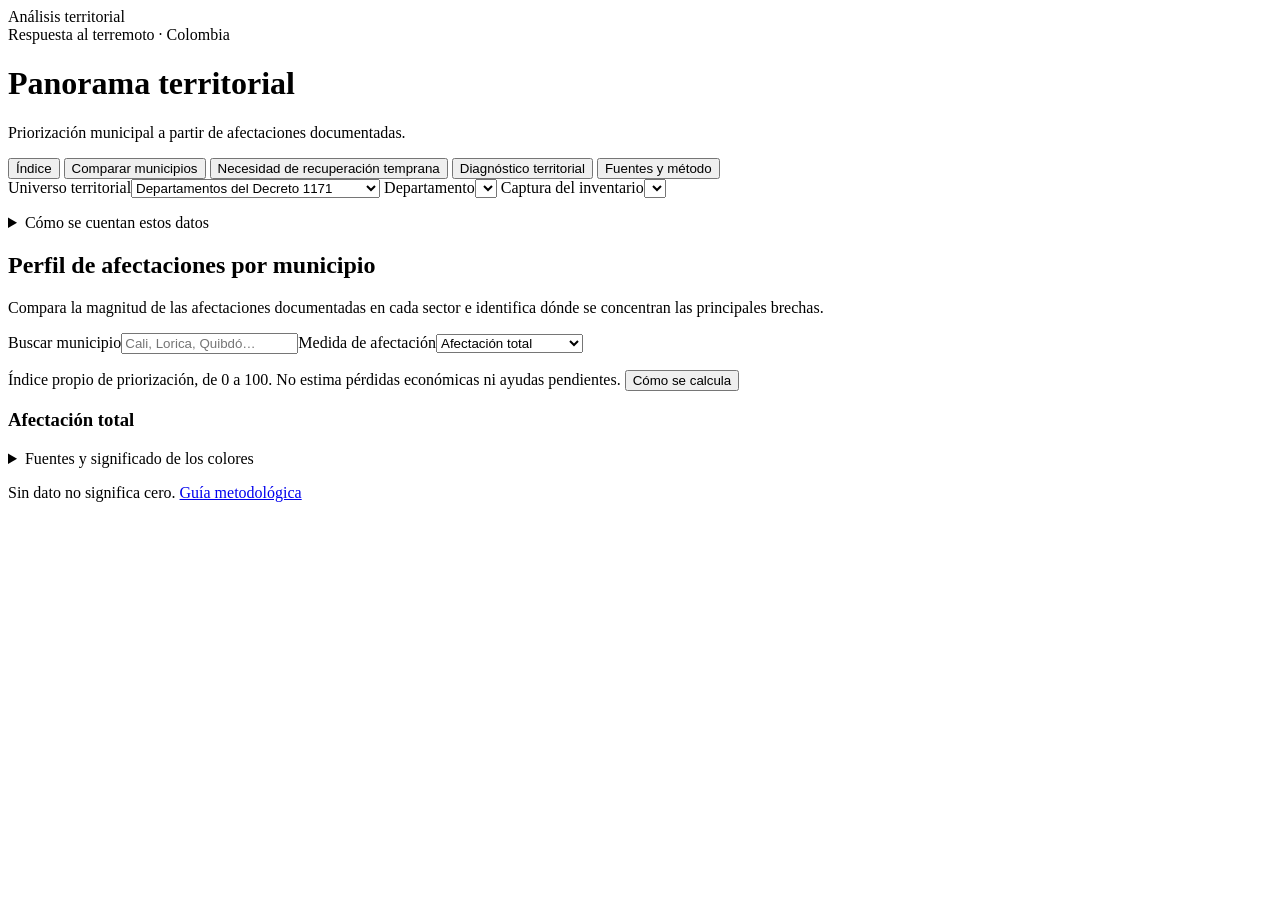
<file: web/tablero.html>
<!doctype html>
<html lang="es"><head><meta charset="utf-8"><meta name="viewport" content="width=device-width,initial-scale=1">
<meta name="description" content="Necesidades de recuperación temprana, diagnóstico sectorial y cobertura de la evidencia territorial en Colombia.">
<title>Panorama territorial · Colombia</title><style>__STYLE__</style></head>
<body><main class="wrap">
<div class="statusbar"><span class="pill">Análisis territorial</span><span id="capture-label"></span><span id="build-label" class="muted"></span></div>
<header class="hero"><div class="kicker">Respuesta al terremoto · Colombia</div><h1>Panorama territorial</h1><p class="subtitle">Priorización municipal a partir de afectaciones documentadas.</p></header>
<nav class="tab-nav" role="tablist" aria-label="Vistas del tablero">
<button type="button" id="tab-prioridades" class="tab-btn active" role="tab" aria-selected="true" aria-controls="prioridades" data-tab="prioridades">Índice</button>
<button type="button" id="tab-radar" class="tab-btn" role="tab" aria-selected="false" aria-controls="radar" data-tab="radar">Comparar municipios</button>
<button type="button" id="tab-rapida" class="tab-btn" role="tab" aria-selected="false" aria-controls="rapida" data-tab="rapida">Necesidad de recuperación temprana</button>
<button type="button" id="tab-diagnostico" class="tab-btn" role="tab" aria-selected="false" aria-controls="diagnostico" data-tab="diagnostico">Diagnóstico territorial</button>
<button type="button" id="tab-metodo" class="tab-btn" role="tab" aria-selected="false" aria-controls="metodo" data-tab="metodo">Fuentes y método</button>
</nav>
<div class="filters global">
<label>Universo territorial<select id="scope"><option value="decree">Departamentos del Decreto 1171</option><option value="all">Todos los departamentos reportados</option><option value="five">Cinco departamentos · 126 municipios</option></select></label>
<label>Departamento<select id="dept"></select></label>
<label title="Fecha de incorporación al tablero; no necesariamente fecha del hecho ni del reporte original.">Captura del inventario<select id="date"></select></label>
</div>
<p id="scope-note" class="note"></p>
<section id="prioridades" class="tab-panel" role="tabpanel" aria-labelledby="tab-prioridades">
<div id="priority-kpis" class="tiles" aria-live="polite"></div>
<details class="summary-definitions"><summary>Cómo se cuentan estos datos</summary><div id="summary-definitions"></div></details>
<div class="card profile-card">
<div class="section-head"><h2 id="profile-title">Perfil de afectaciones por municipio</h2></div>
<p class="profile-intro">Compara la magnitud de las afectaciones documentadas en cada sector e identifica dónde se concentran las principales brechas.</p>
<div class="filters profile-controls"><label>Buscar municipio<input id="matrix-search" type="search" placeholder="Cali, Lorica, Quibdó…" aria-controls="matrix percapita-matrix relative-matrix"></label><label>Medida de afectación<select id="affectation-mode" aria-controls="absolute-card percapita-card relative-card"><option value="absolute">Afectación total</option><option value="percapita">Afectación per cápita</option><option value="sectorial">Afectación relativa</option></select></label></div>
<p class="scale-key">Índice propio de priorización, de 0 a 100. No estima pérdidas económicas ni ayudas pendientes. <button type="button" class="link" id="show-method">Cómo se calcula</button></p>
<div class="matrix-card" id="absolute-card"><h3 id="matrix-title" class="sr-only">Afectación total</h3>
<p id="priority-note" class="note"></p><details class="matrix-explanation"><summary>Fuentes y significado de los colores</summary><p id="matrix-caption" class="muted small"></p><p id="matrix-note" class="note"></p><p id="matrix-warning" class="note"></p></details><p id="matrix-count" class="note small" aria-live="polite"></p><div id="matrix" class="table-scroll" tabindex="0" role="region" aria-labelledby="matrix-title"></div></div>
<section class="card" id="priority-detail" hidden aria-live="polite" aria-label="Descomposición de la prioridad municipal"></section>
<div class="matrix-card" id="percapita-card" hidden><h3 id="percapita-title" class="sr-only">Afectación per cápita</h3>
<input id="percapita-search" type="hidden">
<p id="percapita-note" class="note"></p><details class="matrix-explanation"><summary>Fuentes y cálculo</summary><p id="percapita-formula" class="formula"></p></details>
<p id="percapita-count" class="note small" aria-live="polite"></p><div id="percapita-matrix" class="table-scroll" tabindex="0" role="region" aria-labelledby="percapita-title"></div><section id="percapita-detail" class="relative-detail" hidden aria-live="polite" aria-label="Cálculo per cápita municipal"></section></div>
<div class="matrix-card" id="relative-card" hidden><h3 id="relative-title" class="sr-only">Afectación relativa</h3>
<input id="relative-search" type="hidden">
<p id="relative-note" class="note"></p><details class="matrix-explanation"><summary>Fuentes y cálculo</summary><p id="relative-formula" class="formula"></p></details>
<p id="relative-count" class="note small" aria-live="polite"></p><div id="relative-matrix" class="table-scroll" tabindex="0" role="region" aria-labelledby="relative-title"></div><section id="relative-detail" class="relative-detail" hidden aria-live="polite" aria-label="Cálculo relativo municipal"></section></div>
</div>
</section>
<section id="radar" class="tab-panel" role="tabpanel" aria-labelledby="tab-radar" hidden>
<div class="card radar-controls" aria-labelledby="radar-controls-title"><h2 id="radar-controls-title">Municipios a comparar</h2><p class="note">Una selección para las comparaciones total, per cápita y relativa.</p><div id="radar-pickers" class="filters"></div></div>
<div class="card radar-card"><h2>Comparar afectaciones · total</h2>
<p id="radar-reference" class="note"></p>
<div class="radar-layout"><div class="radar-plot"><div id="radar-chart"></div><p class="radar-line-key"><span>Continua: puntaje documentado</span><span>Discontinua: límite por información faltante</span></p></div><div class="radar-sidebar"><div id="radar-legend"></div><section id="radar-selection" class="radar-selection" aria-label="Punto seleccionado" aria-live="polite"></section></div></div>
<p class="radar-table-hint">Compara cada indicador en la misma fila. Pulsa un puntaje de dimensión para consultar su cálculo.</p><div id="radar-sectors" class="radar-comparison table-scroll" tabindex="0" role="region" aria-label="Comparación de dimensiones e indicadores, afectación total"></div>
<dialog id="radar-method-dialog" class="radar-method-dialog" aria-labelledby="radar-method-title"><header class="radar-dialog-head"><h2 id="radar-method-title">Cómo se calcula · afectación total</h2><button type="button" class="secondary" data-radar-close autofocus>Cerrar</button></header><section id="radar-inspector" class="radar-inspector" aria-label="Cálculo del punto seleccionado"></section></dialog></div>
<div class="card radar-card"><h2>Comparar afectaciones · per cápita</h2>
<p id="radar-percapita-reference" class="note"></p>
<div class="radar-layout"><div class="radar-plot"><div id="radar-percapita-chart"></div><p class="radar-line-key"><span>Continua: puntaje documentado</span><span>Discontinua: límite por información faltante</span></p></div><div class="radar-sidebar"><div id="radar-percapita-legend"></div><section id="radar-percapita-selection" class="radar-selection" aria-label="Punto per cápita seleccionado" aria-live="polite"></section></div></div>
<p class="radar-table-hint">Compara cada indicador en la misma fila. Pulsa un puntaje de dimensión para consultar su cálculo.</p><div id="radar-percapita-sectors" class="radar-comparison table-scroll" tabindex="0" role="region" aria-label="Comparación de dimensiones e indicadores, afectación per cápita"></div>
<dialog id="radar-percapita-method-dialog" class="radar-method-dialog" aria-labelledby="radar-percapita-method-title"><header class="radar-dialog-head"><h2 id="radar-percapita-method-title">Cómo se calcula · afectación per cápita</h2><button type="button" class="secondary" data-radar-close autofocus>Cerrar</button></header><section id="radar-percapita-inspector" class="radar-inspector" aria-label="Cálculo per cápita del punto seleccionado"></section></dialog></div>
<div class="card radar-card"><h2>Comparar afectaciones · relativa</h2>
<p id="radar-relative-reference" class="note"></p>
<div class="radar-layout"><div class="radar-plot"><div id="radar-relative-chart"></div><p class="radar-line-key"><span>Continua: puntaje documentado</span><span>Discontinua: límite por información faltante</span></p></div><div class="radar-sidebar"><div id="radar-relative-legend"></div><section id="radar-relative-selection" class="radar-selection" aria-label="Punto relativo seleccionado" aria-live="polite"></section></div></div>
<p class="radar-table-hint">Compara cada indicador en la misma fila. Pulsa un puntaje de dimensión para consultar su cálculo.</p><div id="radar-relative-sectors" class="radar-comparison table-scroll" tabindex="0" role="region" aria-label="Comparación de dimensiones e indicadores, afectación relativa"></div>
<dialog id="radar-relative-method-dialog" class="radar-method-dialog" aria-labelledby="radar-relative-method-title"><header class="radar-dialog-head"><h2 id="radar-relative-method-title">Cómo se calcula · afectación relativa</h2><button type="button" class="secondary" data-radar-close autofocus>Cerrar</button></header><section id="radar-relative-inspector" class="radar-inspector" aria-label="Cálculo relativo con denominador propio del punto seleccionado"></section></dialog></div>
</section>
<section id="rapida" class="tab-panel" role="tabpanel" aria-labelledby="tab-rapida" hidden>
<p class="note">Puntaje original de PNUD/UNGRD.</p>
<div id="rapida-kpis" class="tiles" aria-live="polite"></div>
<div class="two">
<div class="card"><div class="section-head"><h2>Ranking de necesidad de recuperación temprana</h2><label class="search">Buscar en la tabla<input id="rapida-search" type="search" placeholder="Municipio o departamento"></label></div><p id="rapida-note" class="note"></p><div id="rapida-table" class="table-scroll"></div><button type="button" id="rapida-more" class="secondary" hidden>Ver más municipios</button></div>
<div class="card"><h2>Necesidad de recuperación temprana e IPM</h2><p class="note">IPM y necesidad de recuperación temprana de la misma fuente.</p><div id="scatter"></div><p class="note">Selecciona un punto para abrir su ficha.</p><p id="scatter-note" class="note small"></p></div>
</div>
<div class="card" id="comparison-card"><h2>Nuestro índice frente a necesidad de recuperación temprana</h2>
<div class="filters comparison-controls">
<label>Nuestro índice<select id="comparison-mode"><option value="absolute">Absoluto</option><option value="percapita">Per cápita</option><option value="sectorial">Relativo</option></select></label>
<label>Resaltar municipio<input id="comparison-search" type="search" placeholder="Nombre o departamento"></label>
</div>
<p id="comparison-note" class="note" aria-live="polite"></p><div id="comparison-kpis" class="tiles"></div>
<div class="comparison-layout"><div id="comparison-chart"></div><section id="comparison-detail" class="radar-inspector" aria-label="Municipio seleccionado en la dispersión" aria-live="polite"></section></div>
<p id="comparison-fit" class="formula"></p>
<details><summary>Base de comparación</summary><p id="comparison-reference" class="note small"></p></details>
<details><summary>Municipios y valores usados</summary><div id="comparison-table" class="table-scroll"></div></details>
</div>
<details class="card"><summary id="rapida-missing-title">Municipios sin necesidad de recuperación temprana evaluada</summary><p class="note">Su ausencia del ranking no significa necesidad baja.</p><div id="rapida-missing-table" class="table-scroll"></div></details>
</section>
<section id="diagnostico" class="tab-panel" role="tabpanel" aria-labelledby="tab-diagnostico" hidden>
<div class="filters local">
<label>Nivel<select id="level"><option value="municipal">Municipal</option><option value="departamental">Departamental</option></select></label>
<label>Fuente<select id="source"></select></label>
<label>Dimensión<select id="dimension"></select></label>
<label class="wide">Indicador<select id="indicator"></select></label>
</div>
<p id="cohort-note" class="note"></p><div id="source-warning" class="notice"></div>
<div id="sector-kpis" class="tiles" aria-live="polite"></div>
<div class="two">
<div class="card"><div class="section-head"><h2 id="sector-title">Ranking sectorial</h2><button type="button" id="download" class="secondary">Descargar selección CSV</button></div><div class="filters inline"><label>Orden<select id="order"><option value="desc">Mayor valor</option><option value="asc">Menor valor</option></select></label><label>Buscar en la tabla<input id="sector-search" type="search" placeholder="Territorio"></label></div><div id="sector-table" class="table-scroll"></div><button type="button" id="sector-more" class="secondary" hidden>Ver más territorios</button></div>
<div class="card"><h2>Distribución del indicador</h2><div id="distribution"></div><p id="distribution-note" class="note"></p></div>
</div>
<div class="card" id="profile-card"><div class="section-head"><h2>Ficha territorial</h2><label class="profile-picker">Territorio<select id="territory"></select></label></div><p id="profile-note" class="note"></p><div id="profile-kpis" class="tiles compact"></div><div id="profile-table" class="table-scroll"></div><details><summary>Historial del indicador en este territorio</summary><div id="profile-trend"></div></details></div>
</section>
<section id="metodo" class="tab-panel" role="tabpanel" aria-labelledby="tab-metodo" hidden>
<div id="priority-method" class="card"></div>
<details class="card" id="cepal-method"><summary>Evaluación económica · CEPAL, capítulo II</summary><div id="cepal-status"></div><p><a href="docs/cepal_capitulo_2.md">Criterios y datos necesarios</a> · <button type="button" class="link" id="download-cepal">Descargar evaluación JSON</button></p></details>
<div class="card"><h2>Guía metodológica</h2><p><a href="docs/cepal_capitulo_2.md">Metodología vigente y alcance CEPAL</a> · <a href="docs/notas_metodologicas.md" target="_blank" rel="noopener">Notas históricas</a></p></div>
<details class="card" id="education-evidence"><summary>Educación: cobertura y servicio reportado</summary><div id="education-coverage"></div><button type="button" class="link" id="download-education">Descargar agregados MEN</button><p><a href="docs/integracion_educativa.md">Fuentes, vigencia y criterios educativos</a></p></details>
<div class="card"><h2>Cobertura de las fuentes</h2><div id="coverage-table" class="table-scroll"></div></div>
<details class="card"><summary>Controles de integridad</summary><div id="checks"></div></details>
<details class="card"><summary>Diccionario de la selección</summary><div id="dictionary" class="table-scroll"></div></details>
<details class="card"><summary>Documentación</summary><p><a href="docs/escenario_reps_simat.md">Escenario REPS/SIMAT, cinco dimensiones</a> · <a href="docs/modelo_priorizacion.md">Modelo sectorial y decisiones metodológicas</a> · <a href="docs/auditoria_indicadores_largo.md">Auditoría de los indicadores</a> · <a href="historial_indice.csv">Historial del índice original</a></p></details>
</section>
<footer><span id="footer-capture"></span><span>Sin dato no significa cero. <a href="docs/cepal_capitulo_2.md">Guía metodológica</a></span></footer>
<noscript><p>Activa JavaScript para filtrar y consultar el tablero. Los datos originales están en <a href="indicadores_largo_no_calculo.csv">el inventario CSV</a>.</p></noscript>
</main><script>__EDUCATION__</script><script>__PRESENTATION__</script><script>__MODEL__</script><script>__HEALTH_PRESSURE__
__DENOMINATORS__</script><script>__PRIORITY_MODEL__</script><script>const DATA=__DATA__;</script><script>__RADAR__</script><script>__RELATIVE__</script><script>__COMPARISON__</script><script>__APP__</script></body></html>
</file>
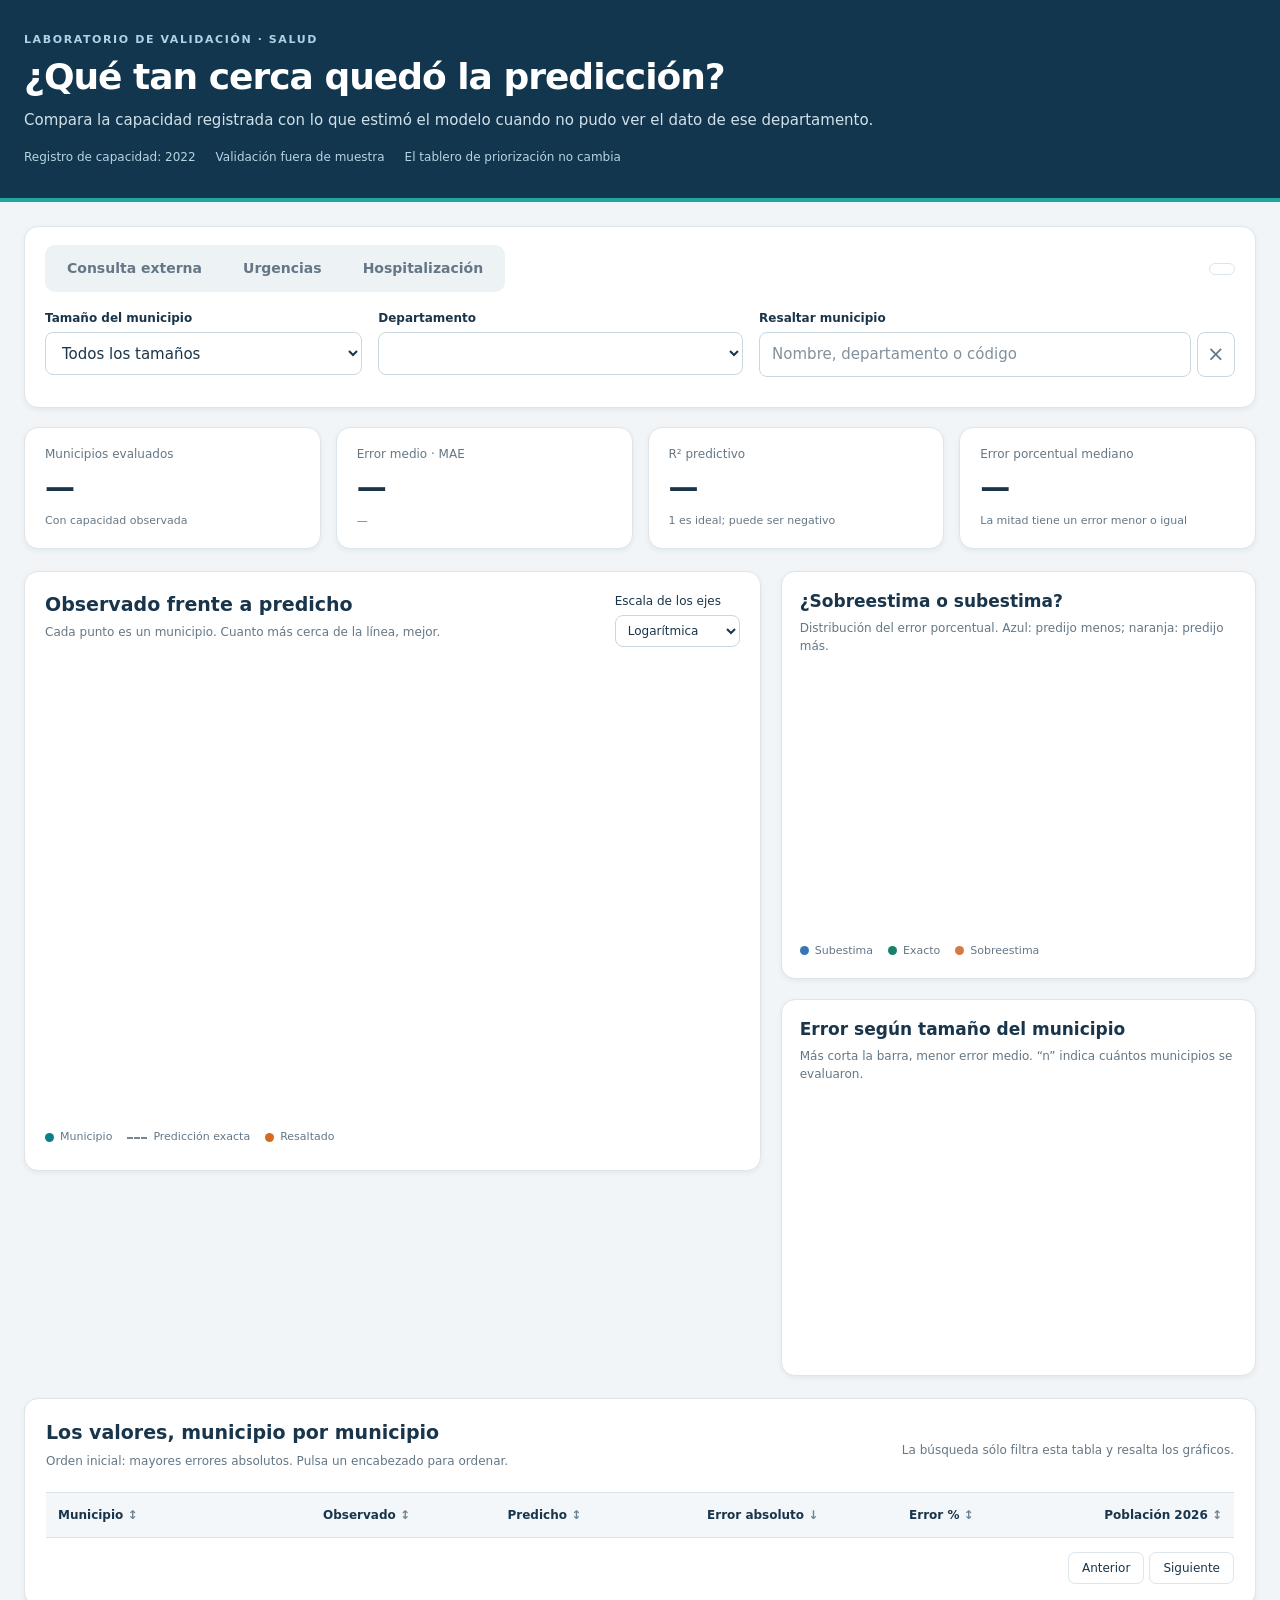
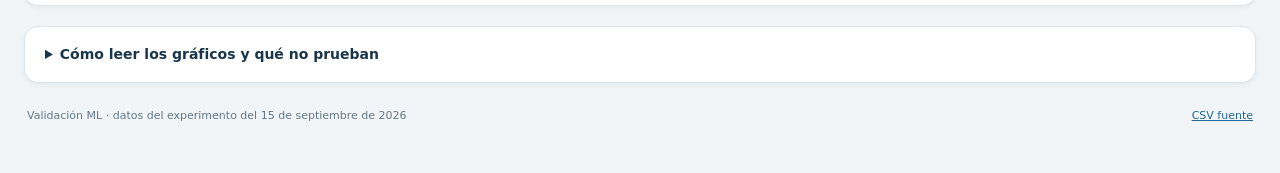
<file: web/validacion_ml.template.html>
<!doctype html>
<html lang="es">
<head>
<meta charset="utf-8"><meta name="viewport" content="width=device-width,initial-scale=1">
<title>Validación ML · Denominadores de salud</title>
<style>
:root{--ink:#19354b;--muted:#647786;--accent:#087f8c;--line:#dce5eb;--bg:#f1f5f7;--card:#fff}
*{box-sizing:border-box}body{margin:0;background:var(--bg);color:var(--ink);font:15px/1.5 system-ui,-apple-system,Segoe UI,sans-serif}
button,input,select{font:inherit}button,select{cursor:pointer}button:focus-visible,input:focus-visible,select:focus-visible,summary:focus-visible{outline:3px solid #f0a858;outline-offset:3px}
header{background:#13364f;color:white;border-bottom:4px solid #1ea6a0;padding:32px max(24px,calc((100vw - 1340px)/2))}
header .eyebrow{color:#a9d5e4}h1{font-size:clamp(25px,3.2vw,36px);letter-spacing:-1px;line-height:1.17;margin:7px 0 11px;font-weight:720}header p{margin:0;color:#d1e1e9;max-width:890px}
.eyebrow{font-size:11px;letter-spacing:1.6px;font-weight:750}.header-meta{display:flex;gap:20px;margin-top:17px;font-size:12px;color:#b7d4e1}
main{max-width:1388px;margin:auto;padding:24px}h2{font-size:19px;line-height:1.3;margin:0 0 7px}h3{margin:0;font-size:17px}p{margin:0 0 10px}.muted,.caption{color:var(--muted)}.caption{font-size:12px;line-height:1.5}
.card{background:var(--card);border:1px solid var(--line);border-radius:14px;box-shadow:0 2px 5px #142d4410}
.controls{padding:18px 20px;margin-bottom:19px}.control-top{display:flex;align-items:center;justify-content:space-between;gap:18px;flex-wrap:wrap}
.segmented{display:inline-flex;gap:5px;padding:4px;background:#edf2f5;border-radius:10px}.segmented button{border:0;padding:9px 18px;border-radius:7px;background:transparent;color:var(--muted);font-weight:650;font-size:14px}.segmented button.active{background:var(--accent);color:white;box-shadow:0 2px 5px #132f431a}
.model{font-size:12px;color:var(--muted);padding:5px 12px;border:1px solid var(--line);border-radius:20px}
.filters{display:grid;grid-template-columns:1fr 1.15fr 1.5fr;gap:16px;margin-top:17px}label{display:block;font-size:12px;font-weight:650;margin-bottom:5px}select,input{width:100%;border:1px solid #cad7df;border-radius:8px;background:white;color:var(--ink);padding:10px 12px;min-height:43px}input{min-width:0}input::placeholder{color:#82909c}.search-group{display:flex;gap:6px}.clear{border:1px solid #cad7df;background:white;border-radius:8px;color:var(--muted);width:41px;font-size:21px}
#scope-line{margin:12px 0 0;color:var(--muted);font-size:12px}.metrics{display:grid;grid-template-columns:repeat(4,1fr);gap:15px;margin:0 0 22px}
.metric{padding:17px 20px}.metric .label{font-size:12px;color:var(--muted)}.metric strong{display:block;font-variant-numeric:tabular-nums;font-size:30px;line-height:1.25;font-weight:700;margin:5px 0 3px;letter-spacing:-.6px}.metric small{font-size:11px;color:var(--muted)}
.visuals{display:grid;grid-template-columns:minmax(0,1.55fr) minmax(0,1fr);gap:20px;align-items:start}.plot-card{padding:20px 20px 14px;min-width:0}.plot-head{display:flex;justify-content:space-between;gap:12px;align-items:start}.plot-head select{font-size:12px;min-height:32px;padding:6px 8px;width:125px}.plot-head label{font-weight:400}.plot-card svg{display:block;width:100%;height:auto;overflow:visible;font:12px system-ui;color:var(--muted)}.stack{display:grid;gap:20px}.stack .plot-card{padding:18px 18px 12px}.stack h2{font-size:17px}
.grid{stroke:#e6edf1;stroke-width:1}.ideal{stroke:#748691;stroke-dasharray:7 5;stroke-width:1.5}.tick{fill:#617483;font-size:11px}.axis-label{fill:#405c70;font-size:12px}.ideal-label{font-size:11px;fill:#637887;paint-order:stroke;stroke:white;stroke-width:5px;stroke-linejoin:round}.point{cursor:pointer;stroke:white;stroke-width:.6}.point:hover{opacity:1;stroke:#0d3448;stroke-width:1.8}.highlighted{stroke:#814919;stroke-width:1.3}.bar-number{fill:#213f52;font-size:11px;font-weight:600}.legend{display:flex;gap:15px;font-size:11px;color:var(--muted);flex-wrap:wrap;margin:12px 0 7px}.legend span{display:flex;align-items:center;gap:6px}.swatch{display:inline-block;width:9px;height:9px;border-radius:50%;background:var(--accent)}.dash{width:20px;border-top:2px dashed #748691}.orange{background:#d76921}.under-text{color:#326da8}.over-text{color:#b26835}
#selection{padding:17px 20px;margin:17px 0 0;background:#f5f9fc;border:1px solid #d9e5ee;border-radius:10px}#selection h3{margin:3px 0}#selection p{font-size:12px;color:var(--muted)}dl{margin:12px 0;display:grid;grid-template-columns:repeat(4,1fr);gap:10px}dt{font-size:11px;color:var(--muted)}dd{margin:2px 0 0;font-size:21px;font-weight:650;font-variant-numeric:tabular-nums}.selection-note{margin:0!important}.table-card{padding:21px;margin-top:22px}.table-top{display:flex;gap:20px;justify-content:space-between;align-items:center;margin-bottom:12px}.table-scroll{overflow:auto;max-height:640px;border-top:1px solid var(--line)}table{width:100%;border-collapse:collapse;white-space:nowrap;font-size:13px}th{position:sticky;top:0;background:#f3f7fa;font-size:12px;font-weight:600;text-align:right;border-bottom:1px solid var(--line);z-index:1}th:first-child,td:first-child{text-align:left}td,th{padding:13px 12px;text-align:right}td{border-bottom:1px solid #e9eef2;font-variant-numeric:tabular-nums}td small{display:block;color:var(--muted);font-size:11px;margin-top:3px}th button{border:0;padding:0;background:none;color:var(--ink);font-size:12px;font-weight:650}th span{color:#6f8492}.municipality{padding:0;border:0;background:none;text-align:left;color:#15578a;font-weight:650}.municipality:hover{text-decoration:underline}.selected-row{background:#fff3e8}.empty{text-align:center!important;padding:40px;color:var(--muted)}
.pager{display:flex;align-items:center;justify-content:space-between;margin-top:14px;font-size:12px;color:var(--muted)}.pager button{padding:6px 13px;background:white;border:1px solid var(--line);border-radius:7px;color:var(--ink);font-size:12px;margin-left:5px}.pager button:disabled{opacity:.4;cursor:default}
.method{margin:20px 0 25px;padding:17px 20px}.method summary{cursor:pointer;font-weight:650;font-size:14px}.method .body{padding-top:16px;max-width:1000px;font-size:13px;color:#4e6678}.method ul{padding-left:19px}.method li{margin:8px 0}.method a,footer a{color:#216797}code{font:12px ui-monospace,monospace;background:#eef3f6;border-radius:3px;padding:2px 5px}
footer{font-size:11px;color:var(--muted);padding:0 3px 25px;display:flex;justify-content:space-between;gap:16px;flex-wrap:wrap}
.tooltip{position:fixed;z-index:10;max-width:310px;min-width:230px;pointer-events:none;background:#13364f;color:white;border-radius:10px;padding:13px 15px;box-shadow:0 8px 28px #0f273845;font-size:13px}.tooltip dl{grid-template-columns:1fr;gap:5px;margin:9px 0 0}.tooltip dl div{display:flex;justify-content:space-between;gap:15px}.tooltip dt{color:#bbd1df}.tooltip dd{font-size:13px;margin:0}.tooltip small{display:block;font-size:11px;line-height:1.45;color:#c3d9e5;margin-top:8px}[hidden]{display:none!important}
@media(min-width:1100px){.main-plot{position:sticky;top:15px}}
@media(max-width:950px){.visuals{grid-template-columns:1fr}.stack{grid-template-columns:1fr 1fr}.filters{grid-template-columns:1fr 1fr}.filters>div:last-child{grid-column:1/-1}.main-plot{position:static}.header-meta{flex-wrap:wrap;gap:8px 16px}}
@media(max-width:600px){main{padding:14px}.controls{padding:14px}.segmented{width:100%}.segmented button{padding:9px 8px;flex:1;font-size:12px}.control-top{gap:9px}.filters{grid-template-columns:1fr;gap:11px}.filters>div:last-child{grid-column:auto}.metrics{grid-template-columns:1fr 1fr;gap:10px}.metric{padding:13px 14px}.metric strong{font-size:27px}.stack{grid-template-columns:1fr}.plot-card{padding:16px 12px}.plot-head{gap:8px}.plot-head select{width:106px}.plot-head h2{font-size:17px}.table-card{padding:14px}.table-top{display:block}dl{grid-template-columns:1fr 1fr}.header-meta{font-size:11px}header{padding:25px 19px}}
@media print{header{background:white;color:#17334b}header p,header .eyebrow,.header-meta{color:#536b7e}.controls,.pager,.tooltip{display:none}main{padding:0}.visuals{display:block}.main-plot{position:static}.stack{grid-template-columns:1fr 1fr}.card{box-shadow:none;break-inside:avoid}.table-scroll{max-height:none}.method{break-inside:avoid}.metrics{grid-template-columns:repeat(4,1fr)}}
</style>
</head>
<body>
<header><div class="eyebrow">LABORATORIO DE VALIDACIÓN · SALUD</div><h1>¿Qué tan cerca quedó la predicción?</h1><p>Compara la capacidad registrada con lo que estimó el modelo cuando no pudo ver el dato de ese departamento.</p><div class="header-meta"><span>Registro de capacidad: 2022</span><span>Validación fuera de muestra</span><span>El tablero de priorización no cambia</span></div></header>
<main>
<section class="controls card" aria-label="Controles de validación">
<div class="control-top"><div class="segmented" id="target-controls" role="group" aria-label="Denominador de salud"><button data-target="consulta_externa" aria-pressed="false">Consulta externa</button><button data-target="urgencias" aria-pressed="true">Urgencias</button><button data-target="hospitalizacion" aria-pressed="false">Hospitalización</button></div><span class="model" id="model-label"></span></div>
<div class="filters">
<div><label for="population">Tamaño del municipio</label><select id="population"><option value="all">Todos los tamaños</option><option value="small">Menos de 50.000 habitantes</option><option value="large">50.000 habitantes o más</option></select></div>
<div><label for="department">Departamento</label><select id="department"></select></div>
<div><label for="search">Resaltar municipio</label><div class="search-group"><input id="search" type="search" placeholder="Nombre, departamento o código" autocomplete="off" aria-describedby="search-line"><button id="clear-search" class="clear" aria-label="Borrar búsqueda y selección">×</button></div></div>
</div><p id="scope-line"></p>
</section>
<section class="metrics" aria-label="Métricas de validación">
<div class="metric card"><div class="label">Municipios evaluados</div><strong id="n">—</strong><small>Con capacidad observada</small></div>
<div class="metric card"><div class="label">Error medio · MAE</div><strong id="mae">—</strong><small id="mae-unit">—</small></div>
<div class="metric card"><div class="label">R² predictivo</div><strong id="r2">—</strong><small>1 es ideal; puede ser negativo</small></div>
<div class="metric card"><div class="label">Error porcentual mediano</div><strong id="mdape">—</strong><small>La mitad tiene un error menor o igual</small></div>
</section>
<div class="visuals">
<section class="plot-card card main-plot">
<div class="plot-head"><div><h2>Observado frente a predicho</h2><p class="caption">Cada punto es un municipio. Cuanto más cerca de la línea, mejor.</p></div><div><label for="scale">Escala de los ejes</label><select id="scale"><option value="log">Logarítmica</option><option value="linear">Lineal</option></select></div></div>
<svg id="chart" viewBox="0 0 760 510" role="img" aria-label="Dispersión de capacidad observada en el eje horizontal y predicha en el vertical"></svg>
<div class="legend"><span><i class="swatch"></i>Municipio</span><span><i class="dash"></i>Predicción exacta</span><span><i class="swatch orange"></i>Resaltado</span></div>
<p class="caption" id="scale-note"></p><p class="caption" id="search-line" aria-live="polite"></p>
<section id="selection" hidden aria-live="polite"></section>
</section>
<div class="stack">
<section class="plot-card card"><h2>¿Sobreestima o subestima?</h2><p class="caption">Distribución del error porcentual. Azul: predijo menos; naranja: predijo más.</p><svg id="histogram" viewBox="0 0 510 310" role="img" aria-label="Cantidad de municipios por intervalo de error porcentual"></svg><div class="legend"><span><i class="swatch" style="background:#3676b5"></i>Subestima</span><span><i class="swatch" style="background:#19816b"></i>Exacto</span><span><i class="swatch" style="background:#d67943"></i>Sobreestima</span></div></section>
<section class="plot-card card"><h2>Error según tamaño del municipio</h2><p class="caption">Más corta la barra, menor error medio. “n” indica cuántos municipios se evaluaron.</p><svg id="by-size" viewBox="0 0 510 315" role="img" aria-label="Error absoluto medio por grupo de población"></svg></section>
</div>
</div>
<section class="card table-card"><div class="table-top"><div><h2>Los valores, municipio por municipio</h2><p class="caption">Orden inicial: mayores errores absolutos. Pulsa un encabezado para ordenar.</p></div><span class="caption">La búsqueda sólo filtra esta tabla y resalta los gráficos.</span></div>
<div class="table-scroll"><table id="table"><thead><tr><th aria-sort="none"><button data-sort="name">Municipio<span> ↕</span></button></th><th aria-sort="none"><button data-sort="observed">Observado<span> ↕</span></button></th><th aria-sort="none"><button data-sort="predicted">Predicho<span> ↕</span></button></th><th aria-sort="descending"><button data-sort="abs_error">Error absoluto<span> ↓</span></button></th><th aria-sort="none"><button data-sort="percent">Error %<span> ↕</span></button></th><th aria-sort="none"><button data-sort="population">Población 2026<span> ↕</span></button></th></tr></thead><tbody id="table-body"></tbody></table></div>
<div class="pager"><span id="pagination-label"></span><div><button id="previous">Anterior</button><button id="next">Siguiente</button></div></div></section>
<details class="card method"><summary>Cómo leer los gráficos y qué no prueban</summary><div class="body">
<ul><li><strong>Encima de la línea:</strong> el modelo sobreestimó la capacidad. Debajo, la subestimó. Los puntos pueden superponerse: usa la búsqueda o la tabla para distinguirlos.</li>
<li><strong>MAE:</strong> promedio de |predicho − observado|, en las unidades del denominador. <strong>Error %:</strong> 100 × (predicho − observado) / observado. El indicador superior usa la mediana del valor absoluto.</li>
<li><strong>R² predictivo:</strong> 1 − Σ(predicho − observado)² / Σ(observado − promedio observado)². No es el cuadrado de una correlación, ni mide concordancia con UNGRD. Si todos los observados son iguales, no está definido.</li>
<li><strong>Validación:</strong> se reservaron departamentos completos. El CSV contiene una predicción fuera de muestra por municipio y denominador. Los filtros recalculan las métricas, pero no reentrenan los modelos.</li>
<li><strong>Capacidad positiva:</strong> el ensayo no contiene ceros reales y limita las predicciones a un mínimo de 1. <span id="floor-info"></span> Un buen resultado aquí NO demuestra que exista un servicio donde no hay registro.</li>
<li><strong>Periodos:</strong> capacidad registrada en 2022; población proyectada para 2026 e IPM 2018 como predictores. No se está validando capacidad operativa actual. Los puntos de daño PNUD no entraron en el entrenamiento.</li>
<li><strong>Lectura de unidades:</strong> consultorios externos, consultorios de urgencias y camas generales no son sedes IPS. Sus errores absolutos no son directamente comparables entre denominadores.</li></ul>
<p>Los datos están incluidos dentro de este HTML: funciona sin conexión y no carga librerías externas. Para actualizarlo después de regenerar el CSV, ejecuta <code>node scripts/generar_validacion_ml_html.cjs</code>.</p>
<p><a href="https://github.com/Practicantepotencia/tablero-terremoto/blob/salud-relativa-consulta-externa/docs/ML_SALUD.md">Metodología completa en el repositorio</a></p>
</div></details>
<footer><span>Validación ML · datos del experimento del 15 de septiembre de 2026</span><a id="source-link" href="#">CSV fuente</a></footer>
</main><div class="tooltip" id="tooltip" hidden></div>
<script id="validation-data" type="application/json">__VALIDATION_DATA__</script>
<script>__VALIDATION_CORE__</script>
<script>__VALIDATION_APP__</script>
</body></html>
</file>
